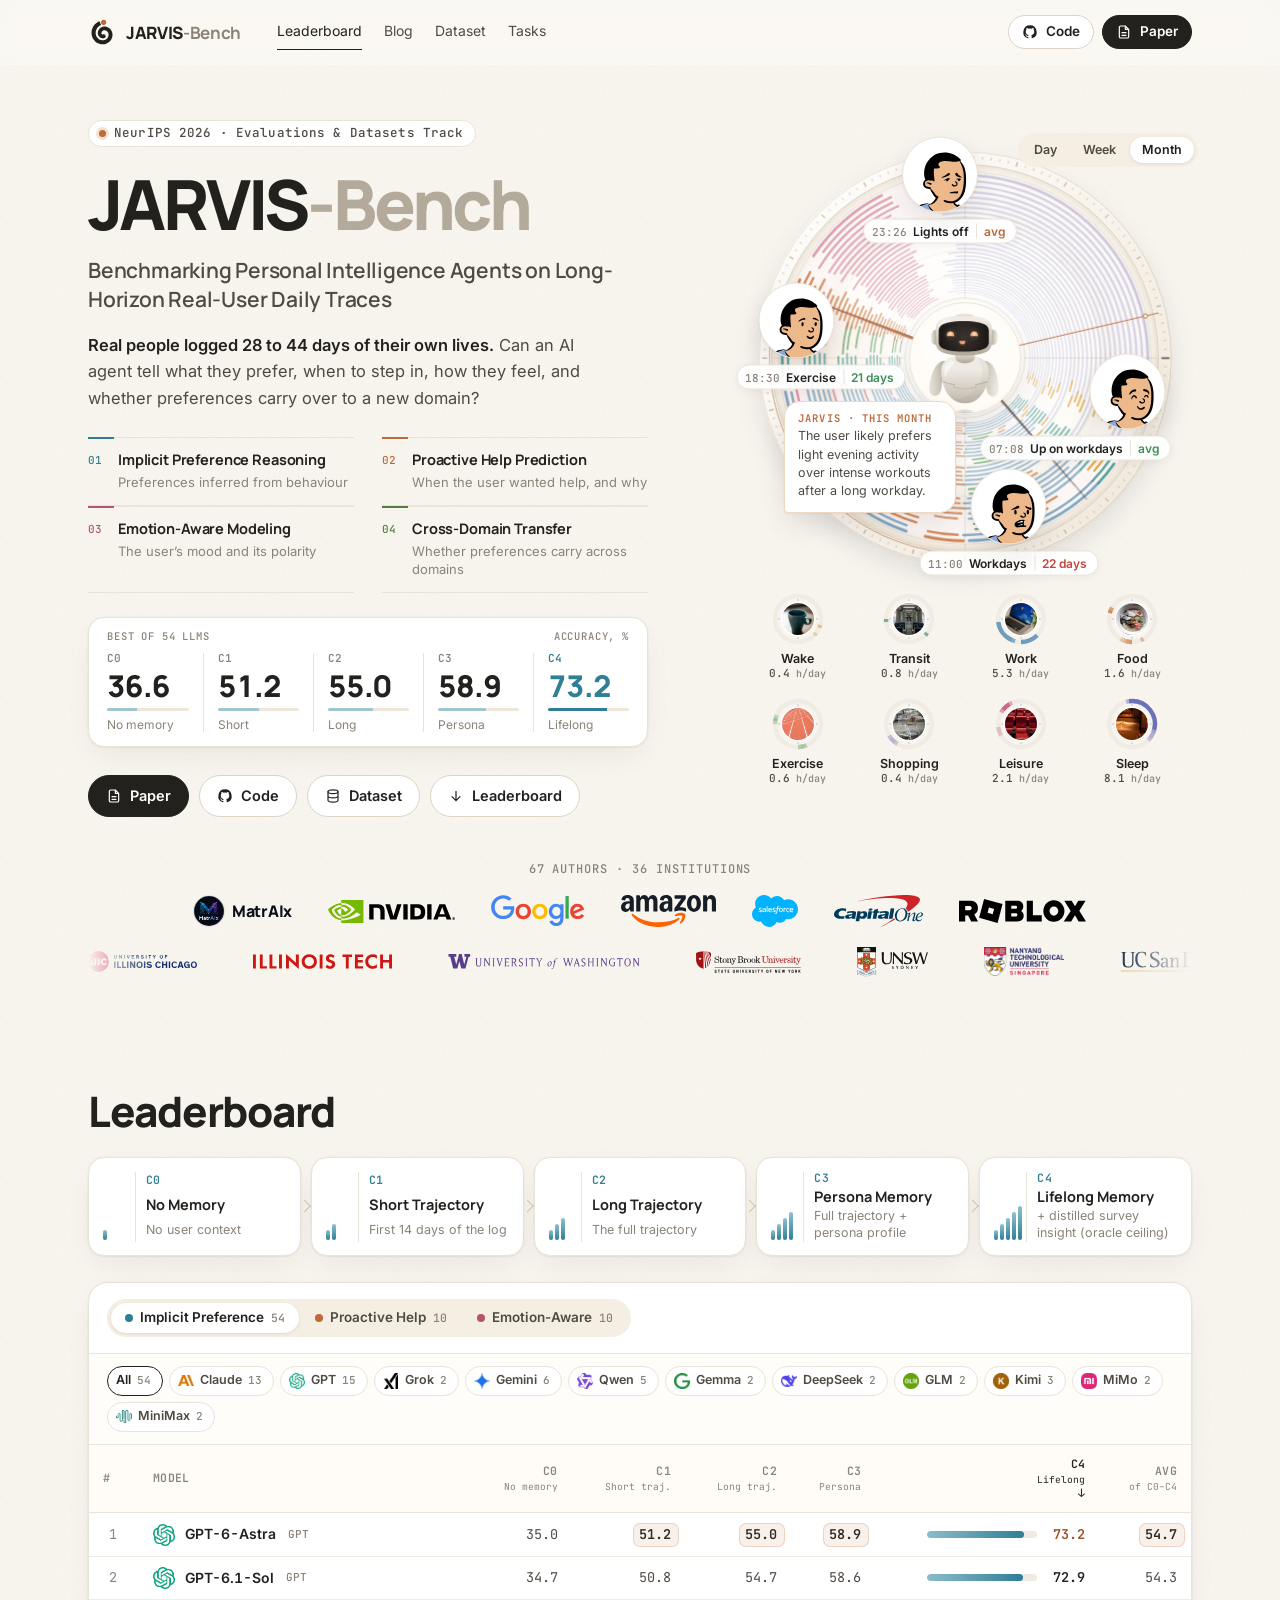
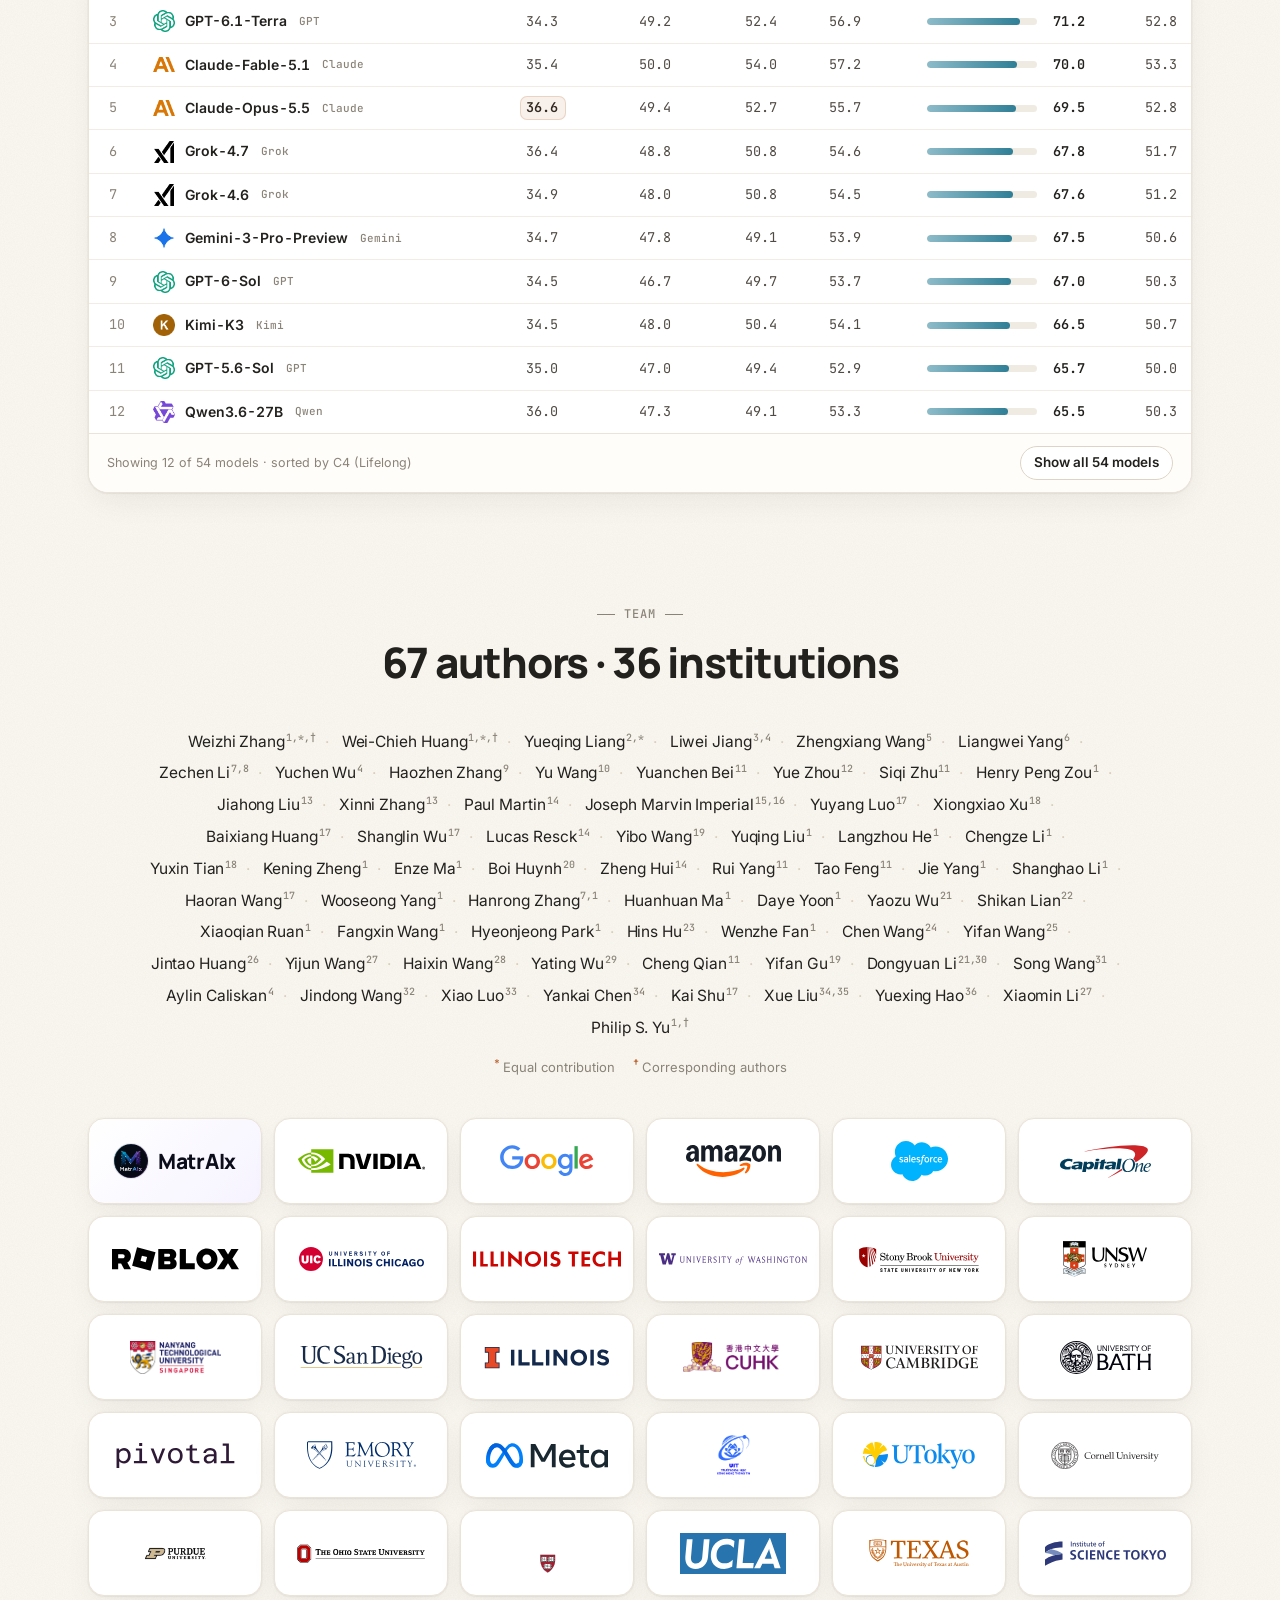
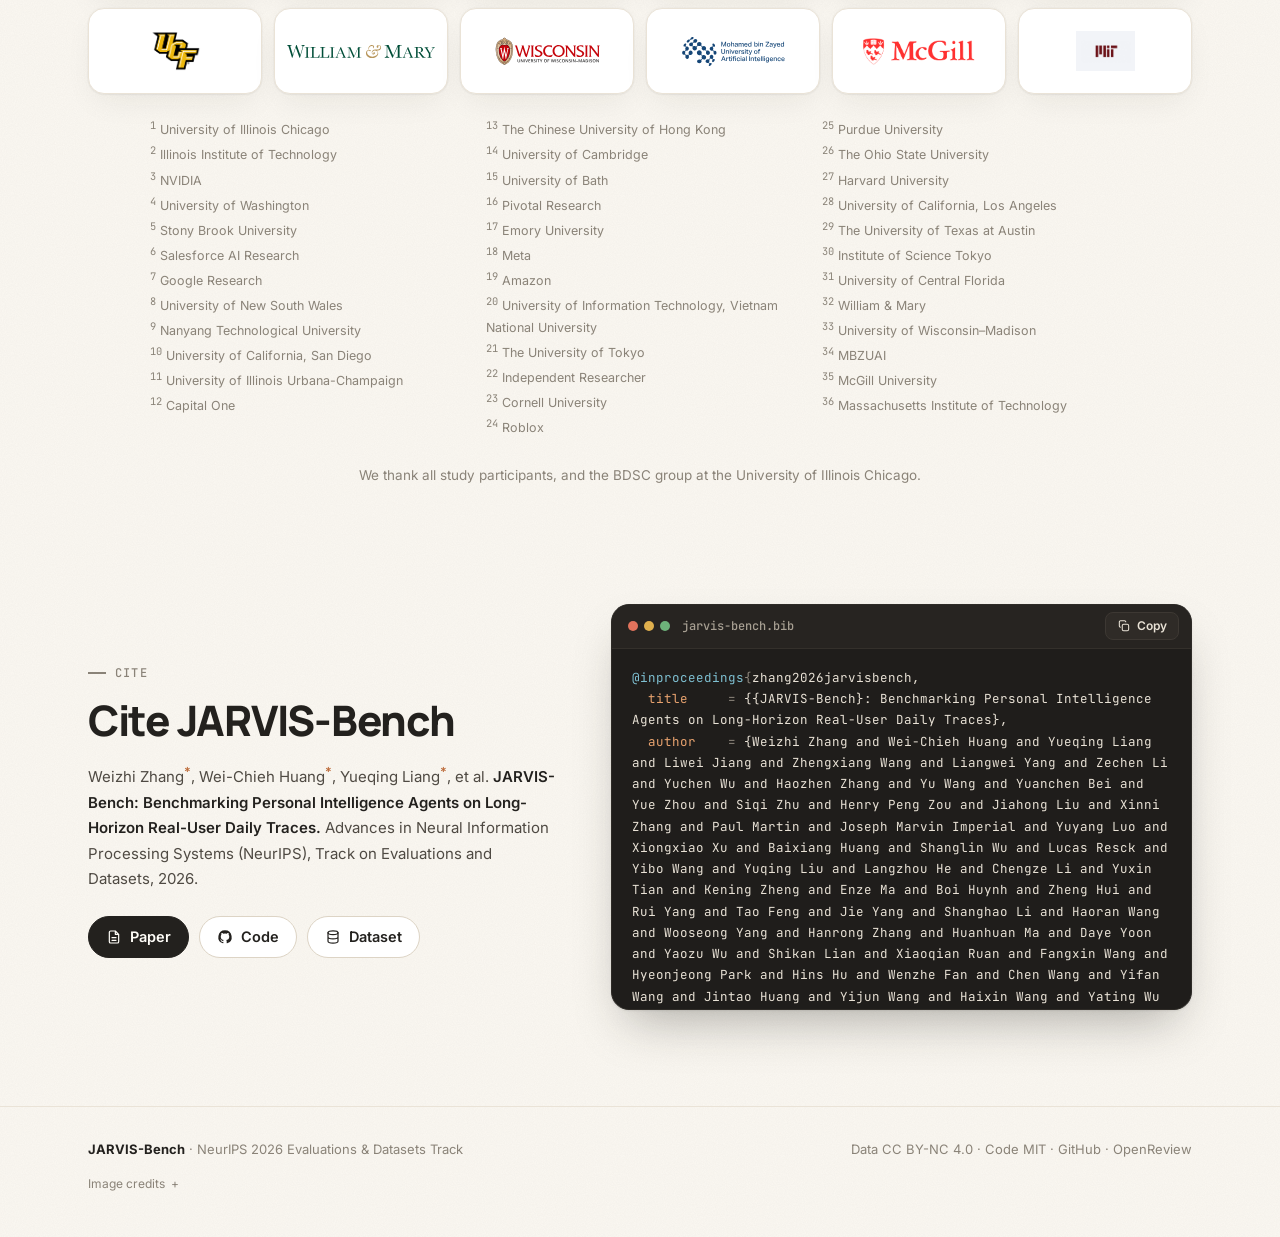
<file: jarvis-bench/index.html>
<!doctype html>
<html lang="en">
<head>
<meta charset="utf-8">
<meta name="viewport" content="width=device-width, initial-scale=1">
<title>JARVIS-Bench · Benchmarking Personal Intelligence Agents on Long-Horizon Real-User Daily Traces</title>
<meta name="description" content="JARVIS-Bench evaluates personal intelligence agents on 28 to 44 days of real users' daily traces: implicit preferences, proactive help, emotion, and cross-domain transfer. NeurIPS 2026 Evaluations & Datasets Track.">
<link rel="icon" href="assets/favicon.svg" type="image/svg+xml">
<link rel="preconnect" href="https://fonts.googleapis.com">
<link rel="preconnect" href="https://fonts.gstatic.com" crossorigin>
<link href="https://fonts.googleapis.com/css2?family=Inter:wght@400;500;600;700&family=JetBrains+Mono:wght@400;500;600&family=Manrope:wght@500;600;700;800&display=swap" rel="stylesheet">
<link rel="stylesheet" href="assets/style.css?v=affiliations-20261111">
<link rel="stylesheet" href="assets/page-home.css">
<link rel="stylesheet" href="assets/agent/robot.css">
</head>
<body class="page-home">

<svg width="0" height="0" style="position:absolute">
  <symbol id="i-paper" viewBox="0 0 24 24"><path fill="none" stroke="currentColor" stroke-width="1.8" stroke-linecap="round" stroke-linejoin="round" d="M14 3H7a2 2 0 0 0-2 2v14a2 2 0 0 0 2 2h10a2 2 0 0 0 2-2V8zM14 3v5h5M9 13h6M9 17h6"/></symbol>
  <symbol id="i-gh" viewBox="0 0 24 24"><path fill="currentColor" d="M12 2a10 10 0 0 0-3.16 19.49c.5.09.68-.22.68-.48v-1.7c-2.78.6-3.37-1.34-3.37-1.34-.45-1.16-1.11-1.47-1.11-1.47-.91-.62.07-.6.07-.6 1 .07 1.53 1.03 1.53 1.03.89 1.53 2.34 1.09 2.91.83.09-.65.35-1.09.63-1.34-2.22-.25-4.55-1.11-4.55-4.94 0-1.09.39-1.98 1.03-2.68-.1-.25-.45-1.27.1-2.64 0 0 .84-.27 2.75 1.02a9.58 9.58 0 0 1 5 0c1.91-1.29 2.75-1.02 2.75-1.02.55 1.37.2 2.39.1 2.64.64.7 1.03 1.59 1.03 2.68 0 3.84-2.34 4.68-4.57 4.93.36.31.68.92.68 1.85v2.74c0 .27.18.58.69.48A10 10 0 0 0 12 2z"/></symbol>
  <symbol id="i-db" viewBox="0 0 24 24"><g fill="none" stroke="currentColor" stroke-width="1.8" stroke-linecap="round"><ellipse cx="12" cy="5.5" rx="7.5" ry="2.8"/><path d="M4.5 5.5v6.5c0 1.55 3.36 2.8 7.5 2.8s7.5-1.25 7.5-2.8V5.5M4.5 12v6.5c0 1.55 3.36 2.8 7.5 2.8s7.5-1.25 7.5-2.8V12"/></g></symbol>
  <symbol id="i-down" viewBox="0 0 24 24"><path fill="none" stroke="currentColor" stroke-width="1.8" stroke-linecap="round" stroke-linejoin="round" d="M12 5v14M6 13l6 6 6-6"/></symbol>
  <symbol id="i-arrow" viewBox="0 0 24 24"><path fill="none" stroke="currentColor" stroke-width="1.8" stroke-linecap="round" stroke-linejoin="round" d="M5 12h14M13 6l6 6-6 6"/></symbol>
  <symbol id="i-copy" viewBox="0 0 24 24"><g fill="none" stroke="currentColor" stroke-width="1.8" stroke-linejoin="round"><rect x="9" y="9" width="11" height="11" rx="2.5"/><path d="M15 5.5V5a2 2 0 0 0-2-2H6a2 2 0 0 0-2 2v7a2 2 0 0 0 2 2h.5"/></g></symbol>
  <symbol id="i-img" viewBox="0 0 24 24"><g fill="none" stroke="currentColor" stroke-width="1.8" stroke-linejoin="round"><rect x="3" y="4" width="18" height="16" rx="3"/><circle cx="9" cy="10" r="1.8"/><path d="M21 16l-5-5-9 9"/></g></symbol>
</svg>

<header class="nav" id="nav">
  <div class="container nav-inner">
    <a class="brand" href="index.html"><img src="assets/mark-sm.svg" alt=""><span>JARVIS<span class="b2">-Bench</span></span></a>
    <nav class="nav-links">
      <a href="index.html#leaderboard" class="active">Leaderboard</a>
      <a href="blog.html">Blog</a>
      <a href="dataset.html">Dataset</a>
      <a href="tasks.html">Tasks</a>
    </nav>
    <div class="nav-cta">
      <a class="btn btn-sm" href="https://github.com/AgentMemoryWorld/JARVIS-Bench"><svg><use href="#i-gh"/></svg>Code</a>
      <a class="btn btn-sm btn-primary" href="https://openreview.net/forum?id=yGQt9wAGkS"><svg><use href="#i-paper"/></svg>Paper</a>
    </div>
  </div>
</header>

<main>

<section class="hero" id="top">
  <div class="container hero-grid">
    <div>
      <span class="pill"><span class="dot"></span>NeurIPS 2026 · Evaluations &amp; Datasets Track</span>
      <h1>JARVIS<span class="light">-Bench</span></h1>
      <p class="subtitle">Benchmarking Personal Intelligence Agents on Long-Horizon Real-User Daily Traces</p>
      <p class="lead"><strong>Real people logged 28 to 44 days of their own lives.</strong> Can an AI agent tell what they prefer, when to step in, how they feel, and whether preferences carry over to a new domain?</p>
      <nav class="hero-tasks" aria-label="The four benchmark tasks">
        <a href="tasks.html#implicit-preference" style="--c:var(--ipr)"><span class="n">01</span><b>Implicit Preference Reasoning</b><span class="d">Preferences inferred from behaviour</span></a>
        <a href="tasks.html#proactive-help" style="--c:var(--pro)"><span class="n">02</span><b>Proactive Help Prediction</b><span class="d">When the user wanted help, and why</span></a>
        <a href="tasks.html#emotion-aware" style="--c:var(--emo)"><span class="n">03</span><b>Emotion-Aware Modeling</b><span class="d">The user&rsquo;s mood and its polarity</span></a>
        <a href="tasks.html#cross-domain" style="--c:var(--cdt)"><span class="n">04</span><b>Cross-Domain Transfer</b><span class="d">Whether preferences carry across domains</span></a>
      </nav>
      <!-- best Implicit Preference accuracy among the 54 models per memory level (assets/data.js, Appendix D); app.js refreshes these from JB_DATA -->
      <div class="hero-ladder" id="hero-ladder" role="group" aria-label="Best accuracy among 54 LLMs at each memory level, in percent">
        <div class="hl-head"><span>Best of 54 LLMs</span><span>accuracy, %</span></div>
        <ol>
          <li data-k="0" style="--v:.366"><span class="c">C0</span><b>36.6</b><i></i><span class="nm">No memory</span></li>
          <li data-k="1" style="--v:.512"><span class="c">C1</span><b>51.2</b><i></i><span class="nm">Short</span></li>
          <li data-k="2" style="--v:.550"><span class="c">C2</span><b>55.0</b><i></i><span class="nm">Long</span></li>
          <li data-k="3" style="--v:.589"><span class="c">C3</span><b>58.9</b><i></i><span class="nm">Persona</span></li>
          <li data-k="4" style="--v:.732" class="top"><span class="c">C4</span><b>73.2</b><i></i><span class="nm">Lifelong</span></li>
        </ol>
      </div>
      <div class="hero-actions">
        <a class="btn btn-primary" href="https://openreview.net/forum?id=yGQt9wAGkS"><svg><use href="#i-paper"/></svg>Paper</a>
        <a class="btn" href="https://github.com/AgentMemoryWorld/JARVIS-Bench"><svg><use href="#i-gh"/></svg>Code</a>
        <a class="btn" href="dataset.html"><svg><use href="#i-db"/></svg>Dataset</a>
        <a class="btn" href="#leaderboard"><svg><use href="#i-down"/></svg>Leaderboard</a>
      </div>
    </div>
    <div class="hero-art hero-art-a">
      <div class="clock-tabs tabs" role="tablist" aria-label="Time scale">
        <button class="tab" role="tab" data-mode="day" aria-selected="false">Day</button>
        <button class="tab" role="tab" data-mode="week" aria-selected="false">Week</button>
        <button class="tab on" role="tab" data-mode="month" aria-selected="true">Month</button>
      </div>
      <div class="clock-wrap" data-mode="month">
        <svg class="clock clock-a" viewBox="0 0 520 520" role="img" data-c="260.0" data-r0="79.0" data-r1="221.0" data-k="0.42" data-days="30" data-dial="234.0" data-mode="month" data-dr="152.0" data-dw="62.0" aria-label="Illustration: a month of one person, one ring per day, arcs are logged activities">
<defs><radialGradient id="a-dial" cx="50%" cy="46%" r="54%"><stop offset="0" stop-color="#FFFFFF"/><stop offset=".6" stop-color="#FEFCF9"/><stop offset="1" stop-color="#EEE6D8"/></radialGradient><linearGradient id="a-bezel" x1="0" y1="0" x2="1" y2="1"><stop offset="0" stop-color="#FFFFFF"/><stop offset=".5" stop-color="#F8F3EB"/><stop offset="1" stop-color="#EDE6D9"/></linearGradient><linearGradient id="a-rim" x1="0" y1="0" x2="1" y2="1"><stop offset="0" stop-color="#F7F2EA"/><stop offset="1" stop-color="#CFC4B1"/></linearGradient><radialGradient id="a-trail" gradientUnits="userSpaceOnUse" cx="260.0" cy="260.0" r="227.0"><stop offset=".34" stop-color="#BC6A39" stop-opacity="0"/><stop offset=".78" stop-color="#BC6A39" stop-opacity=".3"/><stop offset="1" stop-color="#BC6A39" stop-opacity=".45"/></radialGradient><filter id="a-shadow" x="-25%" y="-25%" width="150%" height="150%"><feDropShadow dx="0" dy="1" stdDeviation="1" flood-color="#23211E" flood-opacity=".06"/><feDropShadow dx="0" dy="14" stdDeviation="14" flood-color="#23211E" flood-opacity=".09"/></filter><filter id="a-inset" x="-10%" y="-10%" width="120%" height="120%"><feGaussianBlur stdDeviation="2.6"/></filter><filter id="a-glow" x="-10%" y="-10%" width="120%" height="120%"><feGaussianBlur stdDeviation="4"/></filter><filter id="a-soft" x="-10%" y="-10%" width="120%" height="120%"><feGaussianBlur stdDeviation="1.1"/></filter><filter id="a-hand" x="-40%" y="-40%" width="180%" height="180%"><feDropShadow dx="0" dy="1.2" stdDeviation="1.2" flood-color="#6B3A1C" flood-opacity=".28"/></filter><clipPath id="a-dialclip"><circle cx="260.0" cy="260.0" r="234.0"/></clipPath></defs>
<circle class="case" cx="260.0" cy="260.0" r="250.0" fill="url(#a-bezel)" filter="url(#a-shadow)"/>
<circle cx="260.0" cy="260.0" r="249.5" fill="none" stroke="url(#a-rim)" stroke-width="1"/>
<circle cx="260.0" cy="260.0" r="247.8" fill="none" stroke="#FFFFFF" stroke-opacity=".55" stroke-width=".8"/>
<circle cx="260.0" cy="260.0" r="234.0" fill="url(#a-dial)"/>
<g clip-path="url(#a-dialclip)"><circle cx="260.0" cy="260.0" r="236.5" fill="none" stroke="#23211E" stroke-opacity=".07" stroke-width="5" filter="url(#a-inset)"/></g>
<circle cx="260.0" cy="260.0" r="234.0" fill="none" stroke="#DCD2C2" stroke-width=".9"/>
<circle cx="260.0" cy="260.0" r="248.5" fill="none" stroke="#E2D9CA" stroke-width=".7"/>
<g class="glow" clip-path="url(#a-dialclip)"><circle cx="260.0" cy="260.0" r="201.9" fill="none" stroke="#FFFFFF" stroke-opacity=".95" stroke-width="46.2" filter="url(#a-glow)"/><circle cx="260.0" cy="260.0" r="201.9" fill="none" stroke="#BC6A39" stroke-opacity=".05" stroke-width="52.2" filter="url(#a-glow)"/></g>
<g class="hrs"><g class="trail" filter="url(#a-soft)"><path d="M50.46 344.66A226.0 226.0 0 0 1 48.29 339.10L190.68 285.90A74.0 74.0 0 0 0 191.39 287.72Z" fill="url(#a-trail)" opacity="0.000"/><path d="M48.54 339.76A226.0 226.0 0 0 1 46.51 334.15L190.10 284.28A74.0 74.0 0 0 0 190.76 286.12Z" fill="url(#a-trail)" opacity="0.001"/><path d="M46.74 334.82A226.0 226.0 0 0 1 44.84 329.16L189.55 282.65A74.0 74.0 0 0 0 190.17 284.50Z" fill="url(#a-trail)" opacity="0.001"/><path d="M45.06 329.84A226.0 226.0 0 0 1 43.29 324.14L189.04 281.00A74.0 74.0 0 0 0 189.62 282.87Z" fill="url(#a-trail)" opacity="0.002"/><path d="M43.49 324.82A226.0 226.0 0 0 1 41.86 319.08L188.57 279.34A74.0 74.0 0 0 0 189.11 281.22Z" fill="url(#a-trail)" opacity="0.003"/><path d="M42.04 319.76A226.0 226.0 0 0 1 40.54 313.99L188.14 277.68A74.0 74.0 0 0 0 188.63 279.57Z" fill="url(#a-trail)" opacity="0.004"/><path d="M40.71 314.67A226.0 226.0 0 0 1 39.35 308.86L187.75 276.00A74.0 74.0 0 0 0 188.20 277.90Z" fill="url(#a-trail)" opacity="0.005"/><path d="M39.50 309.56A226.0 226.0 0 0 1 38.27 303.72L187.40 274.31A74.0 74.0 0 0 0 187.80 276.23Z" fill="url(#a-trail)" opacity="0.006"/><path d="M38.41 304.41A226.0 226.0 0 0 1 37.31 298.55L187.08 272.62A74.0 74.0 0 0 0 187.44 274.54Z" fill="url(#a-trail)" opacity="0.007"/><path d="M37.43 299.24A226.0 226.0 0 0 1 36.47 293.35L186.81 270.92A74.0 74.0 0 0 0 187.12 272.85Z" fill="url(#a-trail)" opacity="0.008"/><path d="M36.58 294.05A226.0 226.0 0 0 1 35.76 288.14L186.58 269.21A74.0 74.0 0 0 0 186.84 271.15Z" fill="url(#a-trail)" opacity="0.010"/><path d="M35.85 288.85A226.0 226.0 0 0 1 35.16 282.92L186.38 267.50A74.0 74.0 0 0 0 186.61 269.45Z" fill="url(#a-trail)" opacity="0.011"/><path d="M35.24 283.62A226.0 226.0 0 0 1 34.69 277.68L186.23 265.79A74.0 74.0 0 0 0 186.41 267.74Z" fill="url(#a-trail)" opacity="0.013"/><path d="M34.75 278.39A226.0 226.0 0 0 1 34.34 272.43L186.11 264.07A74.0 74.0 0 0 0 186.25 266.02Z" fill="url(#a-trail)" opacity="0.014"/><path d="M34.38 273.14A226.0 226.0 0 0 1 34.11 267.18L186.04 262.35A74.0 74.0 0 0 0 186.13 264.30Z" fill="url(#a-trail)" opacity="0.016"/><path d="M34.14 267.89A226.0 226.0 0 0 1 34.01 261.92L186.00 260.63A74.0 74.0 0 0 0 186.05 262.58Z" fill="url(#a-trail)" opacity="0.018"/><path d="M34.02 262.63A226.0 226.0 0 0 1 34.02 256.66L186.01 258.91A74.0 74.0 0 0 0 186.01 260.86Z" fill="url(#a-trail)" opacity="0.019"/><path d="M34.02 257.37A226.0 226.0 0 0 1 34.16 251.40L186.05 257.19A74.0 74.0 0 0 0 186.01 259.14Z" fill="url(#a-trail)" opacity="0.021"/><path d="M34.14 252.11A226.0 226.0 0 0 1 34.42 246.15L186.14 255.47A74.0 74.0 0 0 0 186.05 257.42Z" fill="url(#a-trail)" opacity="0.023"/><path d="M34.38 246.86A226.0 226.0 0 0 1 34.81 240.91L186.26 253.75A74.0 74.0 0 0 0 186.13 255.70Z" fill="url(#a-trail)" opacity="0.025"/><path d="M34.75 241.61A226.0 226.0 0 0 1 35.31 235.67L186.43 252.03A74.0 74.0 0 0 0 186.25 253.98Z" fill="url(#a-trail)" opacity="0.027"/><path d="M35.24 236.38A226.0 226.0 0 0 1 35.94 230.45L186.64 250.32A74.0 74.0 0 0 0 186.41 252.26Z" fill="url(#a-trail)" opacity="0.029"/><path d="M35.85 231.15A226.0 226.0 0 0 1 36.69 225.24L186.88 248.62A74.0 74.0 0 0 0 186.61 250.55Z" fill="url(#a-trail)" opacity="0.031"/><path d="M36.58 225.95A226.0 226.0 0 0 1 37.56 220.06L187.16 246.92A74.0 74.0 0 0 0 186.84 248.85Z" fill="url(#a-trail)" opacity="0.034"/><path d="M37.43 220.76A226.0 226.0 0 0 1 38.55 214.89L187.49 245.23A74.0 74.0 0 0 0 187.12 247.15Z" fill="url(#a-trail)" opacity="0.036"/><path d="M38.41 215.59A226.0 226.0 0 0 1 39.66 209.75L187.85 243.55A74.0 74.0 0 0 0 187.44 245.46Z" fill="url(#a-trail)" opacity="0.038"/><path d="M39.50 210.44A226.0 226.0 0 0 1 40.89 204.64L188.25 241.87A74.0 74.0 0 0 0 187.80 243.77Z" fill="url(#a-trail)" opacity="0.041"/><path d="M40.71 205.33A226.0 226.0 0 0 1 42.23 199.55L188.70 240.21A74.0 74.0 0 0 0 188.20 242.10Z" fill="url(#a-trail)" opacity="0.043"/><path d="M42.04 200.24A226.0 226.0 0 0 1 43.70 194.50L189.18 238.55A74.0 74.0 0 0 0 188.63 240.43Z" fill="url(#a-trail)" opacity="0.046"/><path d="M43.49 195.18A226.0 226.0 0 0 1 45.28 189.49L189.69 236.91A74.0 74.0 0 0 0 189.11 238.78Z" fill="url(#a-trail)" opacity="0.048"/><path d="M45.06 190.16A226.0 226.0 0 0 1 46.98 184.51L190.25 235.28A74.0 74.0 0 0 0 189.62 237.13Z" fill="url(#a-trail)" opacity="0.051"/><path d="M46.74 185.18A226.0 226.0 0 0 1 48.79 179.57L190.84 233.67A74.0 74.0 0 0 0 190.17 235.50Z" fill="url(#a-trail)" opacity="0.053"/><path d="M48.54 180.24A226.0 226.0 0 0 1 50.72 174.68L191.48 232.06A74.0 74.0 0 0 0 190.76 233.88Z" fill="url(#a-trail)" opacity="0.056"/><path d="M50.46 175.34A226.0 226.0 0 0 1 52.77 169.83L192.14 230.48A74.0 74.0 0 0 0 191.39 232.28Z" fill="url(#a-trail)" opacity="0.059"/><path d="M52.48 170.49A226.0 226.0 0 0 1 54.92 165.04L192.85 228.91A74.0 74.0 0 0 0 192.05 230.69Z" fill="url(#a-trail)" opacity="0.062"/><path d="M54.62 165.68A226.0 226.0 0 0 1 57.18 160.29L193.59 227.35A74.0 74.0 0 0 0 192.75 229.12Z" fill="url(#a-trail)" opacity="0.064"/><path d="M56.87 160.93A226.0 226.0 0 0 1 59.56 155.60L194.37 225.82A74.0 74.0 0 0 0 193.49 227.56Z" fill="url(#a-trail)" opacity="0.067"/><path d="M59.23 156.23A226.0 226.0 0 0 1 62.04 150.96L195.18 224.30A74.0 74.0 0 0 0 194.26 226.02Z" fill="url(#a-trail)" opacity="0.070"/><path d="M61.70 151.58A226.0 226.0 0 0 1 64.63 146.39L196.03 222.80A74.0 74.0 0 0 0 195.07 224.50Z" fill="url(#a-trail)" opacity="0.073"/><path d="M64.28 147.00A226.0 226.0 0 0 1 67.33 141.87L196.91 221.32A74.0 74.0 0 0 0 195.91 223.00Z" fill="url(#a-trail)" opacity="0.076"/><path d="M66.96 142.48A226.0 226.0 0 0 1 70.13 137.42L197.83 219.86A74.0 74.0 0 0 0 196.79 221.52Z" fill="url(#a-trail)" opacity="0.079"/><path d="M69.75 138.02A226.0 226.0 0 0 1 73.04 133.03L198.78 218.43A74.0 74.0 0 0 0 197.70 220.06Z" fill="url(#a-trail)" opacity="0.082"/><path d="M72.64 133.62A226.0 226.0 0 0 1 76.04 128.72L199.77 217.01A74.0 74.0 0 0 0 198.65 218.62Z" fill="url(#a-trail)" opacity="0.086"/><path d="M75.63 129.30A226.0 226.0 0 0 1 79.15 124.47L200.78 215.62A74.0 74.0 0 0 0 199.63 217.20Z" fill="url(#a-trail)" opacity="0.089"/><path d="M78.72 125.04A226.0 226.0 0 0 1 82.35 120.30L201.83 214.26A74.0 74.0 0 0 0 200.64 215.81Z" fill="url(#a-trail)" opacity="0.092"/><path d="M81.91 120.86A226.0 226.0 0 0 1 85.65 116.21L202.91 212.92A74.0 74.0 0 0 0 201.69 214.44Z" fill="url(#a-trail)" opacity="0.095"/><path d="M85.20 116.75A226.0 226.0 0 0 1 89.04 112.19L204.02 211.60A74.0 74.0 0 0 0 202.76 213.10Z" fill="url(#a-trail)" opacity="0.099"/><path d="M88.58 112.73A226.0 226.0 0 0 1 92.53 108.25L205.16 210.31A74.0 74.0 0 0 0 203.87 211.78Z" fill="url(#a-trail)" opacity="0.102"/><path d="M92.05 108.78A226.0 226.0 0 0 1 96.10 104.39L206.33 209.05A74.0 74.0 0 0 0 205.01 210.48Z" fill="url(#a-trail)" opacity="0.106"/><path d="M95.61 104.91A226.0 226.0 0 0 1 99.77 100.62L207.53 207.81A74.0 74.0 0 0 0 206.17 209.22Z" fill="url(#a-trail)" opacity="0.109"/><path d="M99.27 101.13A226.0 226.0 0 0 1 103.52 96.94L208.76 206.61A74.0 74.0 0 0 0 207.37 207.98Z" fill="url(#a-trail)" opacity="0.113"/><path d="M103.01 97.43A226.0 226.0 0 0 1 107.36 93.34L210.02 205.43A74.0 74.0 0 0 0 208.60 206.77Z" fill="url(#a-trail)" opacity="0.116"/><path d="M106.83 93.82A226.0 226.0 0 0 1 111.27 89.83L211.30 204.28A74.0 74.0 0 0 0 209.85 205.59Z" fill="url(#a-trail)" opacity="0.120"/><path d="M110.74 90.30A226.0 226.0 0 0 1 115.27 86.42L212.61 203.16A74.0 74.0 0 0 0 211.13 204.43Z" fill="url(#a-trail)" opacity="0.123"/><path d="M114.73 86.87A226.0 226.0 0 0 1 119.35 83.10L213.95 202.08A74.0 74.0 0 0 0 212.43 203.31Z" fill="url(#a-trail)" opacity="0.127"/><path d="M118.80 83.54A226.0 226.0 0 0 1 123.51 79.87L215.31 201.02A74.0 74.0 0 0 0 213.77 202.22Z" fill="url(#a-trail)" opacity="0.131"/><path d="M122.94 80.30A226.0 226.0 0 0 1 127.74 76.75L216.69 200.00A74.0 74.0 0 0 0 215.12 201.16Z" fill="url(#a-trail)" opacity="0.134"/><path d="M127.16 77.16A226.0 226.0 0 0 1 132.04 73.72L218.10 199.00A74.0 74.0 0 0 0 216.50 200.13Z" fill="url(#a-trail)" opacity="0.138"/><path d="M131.45 74.12A226.0 226.0 0 0 1 136.40 70.79L219.53 198.05A74.0 74.0 0 0 0 217.91 199.14Z" fill="url(#a-trail)" opacity="0.142"/><path d="M135.81 71.18A226.0 226.0 0 0 1 140.84 67.97L220.98 197.12A74.0 74.0 0 0 0 219.34 198.17Z" fill="url(#a-trail)" opacity="0.146"/><path d="M140.24 68.34A226.0 226.0 0 0 1 145.34 65.25L222.46 196.23A74.0 74.0 0 0 0 220.79 197.24Z" fill="url(#a-trail)" opacity="0.150"/><path d="M144.73 65.61A226.0 226.0 0 0 1 149.90 62.63L223.95 195.37A74.0 74.0 0 0 0 222.26 196.35Z" fill="url(#a-trail)" opacity="0.154"/><path d="M149.28 62.98A226.0 226.0 0 0 1 154.53 60.12L225.46 194.55A74.0 74.0 0 0 0 223.75 195.49Z" fill="url(#a-trail)" opacity="0.158"/><path d="M153.90 60.45A226.0 226.0 0 0 1 159.21 57.72L227.00 193.77A74.0 74.0 0 0 0 225.26 194.66Z" fill="url(#a-trail)" opacity="0.162"/><path d="M158.57 58.04A226.0 226.0 0 0 1 163.94 55.43L228.55 193.02A74.0 74.0 0 0 0 226.79 193.87Z" fill="url(#a-trail)" opacity="0.166"/><path d="M163.30 55.73A226.0 226.0 0 0 1 168.73 53.25L230.11 192.30A74.0 74.0 0 0 0 228.34 193.12Z" fill="url(#a-trail)" opacity="0.170"/><path d="M168.08 53.54A226.0 226.0 0 0 1 173.56 51.18L231.70 191.63A74.0 74.0 0 0 0 229.90 192.40Z" fill="url(#a-trail)" opacity="0.174"/><path d="M172.91 51.46A226.0 226.0 0 0 1 178.44 49.23L233.30 190.99A74.0 74.0 0 0 0 231.48 191.72Z" fill="url(#a-trail)" opacity="0.178"/><path d="M177.78 49.49A226.0 226.0 0 0 1 183.37 47.39L234.91 190.38A74.0 74.0 0 0 0 233.08 191.07Z" fill="url(#a-trail)" opacity="0.182"/><path d="M182.70 47.63A226.0 226.0 0 0 1 188.34 45.66L236.54 189.82A74.0 74.0 0 0 0 234.69 190.46Z" fill="url(#a-trail)" opacity="0.187"/><path d="M187.67 45.89A226.0 226.0 0 0 1 193.35 44.05L238.18 189.29A74.0 74.0 0 0 0 236.32 189.89Z" fill="url(#a-trail)" opacity="0.191"/><path d="M192.67 44.26A226.0 226.0 0 0 1 198.39 42.56L239.83 188.80A74.0 74.0 0 0 0 237.95 189.36Z" fill="url(#a-trail)" opacity="0.195"/><path d="M197.71 42.75A226.0 226.0 0 0 1 203.47 41.19L241.49 188.35A74.0 74.0 0 0 0 239.60 188.87Z" fill="url(#a-trail)" opacity="0.200"/><path d="M202.78 41.36A226.0 226.0 0 0 1 208.57 39.93L243.16 187.94A74.0 74.0 0 0 0 241.26 188.41Z" fill="url(#a-trail)" opacity="0.204"/><path d="M207.88 40.09A226.0 226.0 0 0 1 213.71 38.79L244.84 187.57A74.0 74.0 0 0 0 242.93 187.99Z" fill="url(#a-trail)" opacity="0.209"/><path d="M213.01 38.94A226.0 226.0 0 0 1 218.87 37.77L246.53 187.24A74.0 74.0 0 0 0 244.61 187.62Z" fill="url(#a-trail)" opacity="0.213"/><path d="M218.17 37.91A226.0 226.0 0 0 1 224.05 36.88L248.23 186.94A74.0 74.0 0 0 0 246.30 187.28Z" fill="url(#a-trail)" opacity="0.218"/><path d="M223.35 36.99A226.0 226.0 0 0 1 229.25 36.10L249.93 186.69A74.0 74.0 0 0 0 248.00 186.98Z" fill="url(#a-trail)" opacity="0.222"/><path d="M228.55 36.20A226.0 226.0 0 0 1 234.47 35.45L251.64 186.47A74.0 74.0 0 0 0 249.70 186.72Z" fill="url(#a-trail)" opacity="0.227"/><path d="M233.76 35.53A226.0 226.0 0 0 1 239.70 34.91L253.35 186.30A74.0 74.0 0 0 0 251.41 186.50Z" fill="url(#a-trail)" opacity="0.231"/><path d="M238.99 34.98A226.0 226.0 0 0 1 244.94 34.50L255.07 186.16A74.0 74.0 0 0 0 253.12 186.32Z" fill="url(#a-trail)" opacity="0.236"/><path d="M244.24 34.55A226.0 226.0 0 0 1 250.19 34.21L256.79 186.07A74.0 74.0 0 0 0 254.84 186.18Z" fill="url(#a-trail)" opacity="0.241"/><path d="M249.49 34.24A226.0 226.0 0 0 1 255.45 34.05L258.51 186.01A74.0 74.0 0 0 0 256.56 186.08Z" fill="url(#a-trail)" opacity="0.245"/><path d="M254.74 34.06A226.0 226.0 0 0 1 260.00 34.00L260.00 186.00A74.0 74.0 0 0 0 258.28 186.02Z" fill="url(#a-trail)" opacity="0.250"/></g></g>
<circle cx="260.0" cy="260.0" r="72.5" fill="none" stroke="#E3DACB" stroke-width=".8"/>
<circle class="wk" cx="260.0" cy="260.0" r="100.5" fill="none" stroke="#B9AB94" stroke-opacity=".28" stroke-width=".6"/>
<circle class="wk" cx="260.0" cy="260.0" r="130.3" fill="none" stroke="#B9AB94" stroke-opacity=".28" stroke-width=".6"/>
<circle class="wk" cx="260.0" cy="260.0" r="167.0" fill="none" stroke="#B9AB94" stroke-opacity=".28" stroke-width=".6"/>
<line x1="260.00" y1="187.50" x2="260.00" y2="27.00" stroke="#B9AB94" stroke-width="0.8" stroke-opacity="0.42"/>
<line x1="311.27" y1="208.73" x2="424.76" y2="95.24" stroke="#B9AB94" stroke-width="0.6" stroke-opacity="0.20"/>
<line x1="332.50" y1="260.00" x2="493.00" y2="260.00" stroke="#B9AB94" stroke-width="0.8" stroke-opacity="0.42"/>
<line x1="311.27" y1="311.27" x2="424.76" y2="424.76" stroke="#B9AB94" stroke-width="0.6" stroke-opacity="0.20"/>
<line x1="260.00" y1="332.50" x2="260.00" y2="493.00" stroke="#B9AB94" stroke-width="0.8" stroke-opacity="0.42"/>
<line x1="208.73" y1="311.27" x2="95.24" y2="424.76" stroke="#B9AB94" stroke-width="0.6" stroke-opacity="0.20"/>
<line x1="187.50" y1="260.00" x2="27.00" y2="260.00" stroke="#B9AB94" stroke-width="0.8" stroke-opacity="0.42"/>
<line x1="208.73" y1="208.73" x2="95.24" y2="95.24" stroke="#B9AB94" stroke-width="0.6" stroke-opacity="0.20"/>
<g class="layer layer-all">
<g class="day" data-day="0" style="--d:0" fill="none" stroke-width="1.30" stroke-linecap="round"><path d="M250.2 181.6A79.0 79.0 0 0 1 336.9 278.0" stroke="#6C70B8" stroke-opacity="0.14" data-k="sleep" data-a="23.527" data-b="6.877"/><path d="M336.9 278.0A79.0 79.0 0 0 1 335.0 284.9" stroke="#E0A43A" stroke-opacity="0.52" data-k="wake" data-a="6.877" data-b="7.227"/><path d="M325.3 304.4A79.0 79.0 0 0 1 317.0 314.7" stroke="#4E9E96" stroke-opacity="0.50" data-k="transit" data-a="8.280" data-b="8.919"/><path d="M317.6 314.1A79.0 79.0 0 0 1 259.5 339.0" stroke="#4A86B0" stroke-opacity="0.35" data-k="work" data-a="8.879" data-b="12.023"/><path d="M259.3 339.0A79.0 79.0 0 0 1 242.1 336.9" stroke="#D0804D" stroke-opacity="0.50" data-k="food" data-a="12.034" data-b="12.874"/><path d="M237.5 335.7A79.0 79.0 0 0 1 181.8 271.4" stroke="#4A86B0" stroke-opacity="0.35" data-k="work" data-a="13.101" data-b="17.449"/><path d="M181.4 268.3A79.0 79.0 0 0 1 181.0 259.1" stroke="#4E9E96" stroke-opacity="0.50" data-k="transit" data-a="17.600" data-b="18.041"/><path d="M181.3 253.0A79.0 79.0 0 0 1 183.5 240.4" stroke="#5E9E68" stroke-opacity="0.50" data-k="exercise" data-a="18.337" data-b="18.955"/><path d="M183.2 241.3A79.0 79.0 0 0 1 189.0 225.4" stroke="#D0804D" stroke-opacity="0.50" data-k="food" data-a="18.911" data-b="19.730"/><path d="M197.1 212.2A79.0 79.0 0 0 1 227.6 188.0" stroke="#C9688A" stroke-opacity="0.35" data-k="leisure" data-a="20.481" data-b="22.386"/></g>
<g class="day" data-day="1" style="--d:1" fill="none" stroke-width="1.36" stroke-linecap="round"><path d="M240.8 180.4A81.9 81.9 0 0 1 338.6 283.1" stroke="#6C70B8" stroke-opacity="0.15" data-k="sleep" data-a="23.097" data-b="7.091"/><path d="M338.6 283.1A81.9 81.9 0 0 1 336.1 290.2" stroke="#E0A43A" stroke-opacity="0.53" data-k="wake" data-a="7.091" data-b="7.441"/><path d="M326.7 307.5A81.9 81.9 0 0 1 318.8 317.0" stroke="#4E9E96" stroke-opacity="0.50" data-k="transit" data-a="8.363" data-b="8.941"/><path d="M318.0 317.8A81.9 81.9 0 0 1 258.6 341.9" stroke="#4A86B0" stroke-opacity="0.36" data-k="work" data-a="8.994" data-b="12.067"/><path d="M258.4 341.9A81.9 81.9 0 0 1 243.0 340.1" stroke="#D0804D" stroke-opacity="0.50" data-k="food" data-a="12.076" data-b="12.800"/><path d="M234.4 337.8A81.9 81.9 0 0 1 178.7 269.7" stroke="#4A86B0" stroke-opacity="0.36" data-k="work" data-a="13.214" data-b="17.544"/><path d="M178.9 271.6A81.9 81.9 0 0 1 178.1 257.1" stroke="#4E9E96" stroke-opacity="0.50" data-k="transit" data-a="17.459" data-b="18.136"/><path d="M181.5 236.6A81.9 81.9 0 0 1 187.7 221.4" stroke="#D0804D" stroke-opacity="0.50" data-k="food" data-a="19.107" data-b="19.873"/><path d="M194.5 210.8A81.9 81.9 0 0 1 222.5 187.2" stroke="#C9688A" stroke-opacity="0.35" data-k="leisure" data-a="20.459" data-b="22.185"/></g>
<g class="day" data-day="2" style="--d:2" fill="none" stroke-width="1.41" stroke-linecap="round"><path d="M245.9 176.2A85.0 85.0 0 0 1 343.0 278.4" stroke="#6C70B8" stroke-opacity="0.15" data-k="sleep" data-a="23.363" data-b="6.832"/><path d="M343.0 278.4A85.0 85.0 0 0 1 340.9 285.9" stroke="#E0A43A" stroke-opacity="0.54" data-k="wake" data-a="6.832" data-b="7.182"/><path d="M329.1 309.5A85.0 85.0 0 0 1 321.4 318.8" stroke="#4E9E96" stroke-opacity="0.51" data-k="transit" data-a="8.375" data-b="8.916"/><path d="M321.8 318.3A85.0 85.0 0 0 1 261.2 345.0" stroke="#4A86B0" stroke-opacity="0.36" data-k="work" data-a="8.888" data-b="11.946"/><path d="M256.2 344.9A85.0 85.0 0 0 1 244.4 343.5" stroke="#D0804D" stroke-opacity="0.51" data-k="food" data-a="12.170" data-b="12.706"/><path d="M233.0 340.6A85.0 85.0 0 0 1 175.8 271.3" stroke="#4A86B0" stroke-opacity="0.36" data-k="work" data-a="13.233" data-b="17.491"/><path d="M175.4 267.8A85.0 85.0 0 0 1 175.0 260.9" stroke="#4E9E96" stroke-opacity="0.51" data-k="transit" data-a="17.647" data-b="17.961"/><path d="M175.3 253.0A85.0 85.0 0 0 1 177.7 238.9" stroke="#5E9E68" stroke-opacity="0.51" data-k="exercise" data-a="18.317" data-b="18.961"/><path d="M177.5 239.6A85.0 85.0 0 0 1 184.0 222.0" stroke="#D0804D" stroke-opacity="0.51" data-k="food" data-a="18.928" data-b="19.770"/><path d="M191.3 210.0A85.0 85.0 0 0 1 217.0 186.7" stroke="#C9688A" stroke-opacity="0.35" data-k="leisure" data-a="20.401" data-b="21.971"/></g>
<g class="day" data-day="3" style="--d:3" fill="none" stroke-width="1.47" stroke-linecap="round"><path d="M249.3 172.5A88.2 88.2 0 0 1 344.7 284.3" stroke="#6C70B8" stroke-opacity="0.15" data-k="sleep" data-a="23.534" data-b="7.067"/><path d="M344.7 284.3A88.2 88.2 0 0 1 342.2 292.0" stroke="#E0A43A" stroke-opacity="0.55" data-k="wake" data-a="7.067" data-b="7.417"/><path d="M331.9 310.9A88.2 88.2 0 0 1 324.2 320.4" stroke="#4E9E96" stroke-opacity="0.52" data-k="transit" data-a="8.354" data-b="8.885"/><path d="M320.2 324.4A88.2 88.2 0 0 1 260.8 348.2" stroke="#4A86B0" stroke-opacity="0.37" data-k="work" data-a="9.129" data-b="11.966"/><path d="M256.9 348.1A88.2 88.2 0 0 1 240.2 345.9" stroke="#D0804D" stroke-opacity="0.52" data-k="food" data-a="12.136" data-b="12.863"/><path d="M233.4 344.1A88.2 88.2 0 0 1 172.8 272.8" stroke="#4A86B0" stroke-opacity="0.37" data-k="work" data-a="13.170" data-b="17.442"/><path d="M172.7 272.3A88.2 88.2 0 0 1 171.9 257.3" stroke="#4E9E96" stroke-opacity="0.52" data-k="transit" data-a="17.467" data-b="18.117"/><path d="M172.1 253.4A88.2 88.2 0 0 1 175.6 234.7" stroke="#5E9E68" stroke-opacity="0.52" data-k="exercise" data-a="18.286" data-b="19.112"/><path d="M174.4 238.8A88.2 88.2 0 0 1 181.2 220.4" stroke="#D0804D" stroke-opacity="0.52" data-k="food" data-a="18.929" data-b="19.780"/><path d="M189.6 207.0A88.2 88.2 0 0 1 216.4 183.4" stroke="#C9688A" stroke-opacity="0.35" data-k="leisure" data-a="20.464" data-b="22.022"/></g>
<g class="day" data-day="4" style="--d:4" fill="none" stroke-width="1.53" stroke-linecap="round"><path d="M245.1 169.7A91.5 91.5 0 0 1 347.4 287.1" stroke="#6C70B8" stroke-opacity="0.15" data-k="sleep" data-a="23.377" data-b="7.149"/><path d="M347.4 287.1A91.5 91.5 0 0 1 344.5 295.0" stroke="#E0A43A" stroke-opacity="0.56" data-k="wake" data-a="7.149" data-b="7.499"/><path d="M335.7 311.3A91.5 91.5 0 0 1 325.5 323.8" stroke="#4E9E96" stroke-opacity="0.53" data-k="transit" data-a="8.275" data-b="8.950"/><path d="M327.0 322.4A91.5 91.5 0 0 1 258.1 351.5" stroke="#4A86B0" stroke-opacity="0.38" data-k="work" data-a="8.864" data-b="12.080"/><path d="M259.3 351.5A91.5 91.5 0 0 1 241.7 349.6" stroke="#D0804D" stroke-opacity="0.53" data-k="food" data-a="12.028" data-b="12.768"/><path d="M235.1 348.0A91.5 91.5 0 0 1 169.8 275.1" stroke="#4A86B0" stroke-opacity="0.38" data-k="work" data-a="13.053" data-b="17.367"/><path d="M169.0 269.2A91.5 91.5 0 0 1 168.5 258.8" stroke="#4E9E96" stroke-opacity="0.53" data-k="transit" data-a="17.617" data-b="18.049"/><path d="M172.9 232.0A91.5 91.5 0 0 1 178.1 219.3" stroke="#D0804D" stroke-opacity="0.53" data-k="food" data-a="19.188" data-b="19.760"/><path d="M182.6 211.3A91.5 91.5 0 0 1 221.3 177.1" stroke="#C9688A" stroke-opacity="0.35" data-k="leisure" data-a="20.146" data-b="22.334"/></g>
<g class="day" data-day="5" style="--d:5" fill="none" stroke-width="1.58" stroke-linecap="round"><path d="M245.1 166.2A95.0 95.0 0 0 1 336.1 316.8" stroke="#6C70B8" stroke-opacity="0.16" data-k="sleep" data-a="23.399" data-b="8.447"/><path d="M336.1 316.8A95.0 95.0 0 0 1 330.6 323.5" stroke="#E0A43A" stroke-opacity="0.57" data-k="wake" data-a="8.447" data-b="8.797"/><path d="M308.8 341.5A95.0 95.0 0 0 1 300.8 345.8" stroke="#D0804D" stroke-opacity="0.54" data-k="food" data-a="9.938" data-b="10.305"/><path d="M292.8 349.1A95.0 95.0 0 0 1 264.0 354.9" stroke="#5E9E68" stroke-opacity="0.54" data-k="exercise" data-a="10.651" data-b="11.840"/><path d="M234.0 351.4A95.0 95.0 0 0 1 224.5 348.1" stroke="#D0804D" stroke-opacity="0.54" data-k="food" data-a="13.058" data-b="13.463"/><path d="M204.2 336.8A95.0 95.0 0 0 1 179.3 310.1" stroke="#8E76BE" stroke-opacity="0.51" data-k="shopping" data-a="14.400" data-b="15.879"/><path d="M169.9 230.1A95.0 95.0 0 0 1 175.5 216.6" stroke="#D0804D" stroke-opacity="0.54" data-k="food" data-a="19.224" data-b="19.814"/><path d="M180.5 208.1A95.0 95.0 0 0 1 214.3 176.8" stroke="#C9688A" stroke-opacity="0.35" data-k="leisure" data-a="20.211" data-b="22.081"/></g>
<g class="day" data-day="6" style="--d:6" fill="none" stroke-width="1.64" stroke-linecap="round"><path d="M243.0 162.9A98.6 98.6 0 0 1 334.8 324.2" stroke="#6C70B8" stroke-opacity="0.16" data-k="sleep" data-a="23.338" data-b="8.710"/><path d="M334.8 324.2A98.6 98.6 0 0 1 328.6 330.8" stroke="#E0A43A" stroke-opacity="0.59" data-k="wake" data-a="8.710" data-b="9.060"/><path d="M307.4 346.4A98.6 98.6 0 0 1 300.5 349.9" stroke="#D0804D" stroke-opacity="0.56" data-k="food" data-a="10.084" data-b="10.384"/><path d="M288.2 354.5A98.6 98.6 0 0 1 269.4 358.1" stroke="#5E9E68" stroke-opacity="0.56" data-k="exercise" data-a="10.893" data-b="11.636"/><path d="M241.7 356.9A98.6 98.6 0 0 1 219.9 350.1" stroke="#D0804D" stroke-opacity="0.56" data-k="food" data-a="12.714" data-b="13.601"/><path d="M205.1 341.9A98.6 98.6 0 0 1 173.7 307.7" stroke="#8E76BE" stroke-opacity="0.53" data-k="shopping" data-a="14.256" data-b="16.069"/><path d="M171.8 304.2A98.6 98.6 0 0 1 161.6 266.5" stroke="#C9688A" stroke-opacity="0.43" data-k="leisure" data-a="16.226" data-b="17.746"/><path d="M165.8 230.8A98.6 98.6 0 0 1 172.0 215.6" stroke="#D0804D" stroke-opacity="0.56" data-k="food" data-a="19.149" data-b="19.784"/><path d="M178.9 204.0A98.6 98.6 0 0 1 215.8 171.9" stroke="#C9688A" stroke-opacity="0.35" data-k="leisure" data-a="20.308" data-b="22.222"/></g>
<g class="day" data-day="7" style="--d:7" fill="none" stroke-width="1.70" stroke-linecap="round"><path d="M235.1 160.7A102.4 102.4 0 0 1 356.5 294.2" stroke="#6C70B8" stroke-opacity="0.16" data-k="sleep" data-a="23.061" data-b="7.303"/><path d="M356.5 294.2A102.4 102.4 0 0 1 352.9 302.9" stroke="#E0A43A" stroke-opacity="0.60" data-k="wake" data-a="7.303" data-b="7.653"/><path d="M344.4 317.9A102.4 102.4 0 0 1 334.7 330.0" stroke="#4E9E96" stroke-opacity="0.57" data-k="transit" data-a="8.296" data-b="8.875"/><path d="M329.6 335.0A102.4 102.4 0 0 1 259.8 362.4" stroke="#4A86B0" stroke-opacity="0.40" data-k="work" data-a="9.144" data-b="12.006"/><path d="M255.9 362.3A102.4 102.4 0 0 1 237.5 359.9" stroke="#D0804D" stroke-opacity="0.57" data-k="food" data-a="12.154" data-b="12.845"/><path d="M231.2 358.2A102.4 102.4 0 0 1 159.2 277.9" stroke="#4A86B0" stroke-opacity="0.40" data-k="work" data-a="13.091" data-b="17.330"/><path d="M158.1 269.4A102.4 102.4 0 0 1 157.6 260.0" stroke="#4E9E96" stroke-opacity="0.57" data-k="transit" data-a="17.647" data-b="17.999"/><path d="M157.8 254.6A102.4 102.4 0 0 1 162.4 229.3" stroke="#5E9E68" stroke-opacity="0.57" data-k="exercise" data-a="18.200" data-b="19.164"/><path d="M162.3 229.5A102.4 102.4 0 0 1 169.3 212.5" stroke="#D0804D" stroke-opacity="0.57" data-k="food" data-a="19.156" data-b="19.842"/><path d="M177.9 198.9A102.4 102.4 0 0 1 214.7 168.2" stroke="#C9688A" stroke-opacity="0.35" data-k="leisure" data-a="20.443" data-b="22.247"/></g>
<g class="day" data-day="8" style="--d:8" fill="none" stroke-width="1.76" stroke-linecap="round"><path d="M240.2 155.6A106.3 106.3 0 0 1 363.2 285.3" stroke="#6C70B8" stroke-opacity="0.17" data-k="sleep" data-a="23.283" data-b="6.918"/><path d="M363.2 285.3A106.3 106.3 0 0 1 360.5 294.6" stroke="#E0A43A" stroke-opacity="0.61" data-k="wake" data-a="6.918" data-b="7.268"/><path d="M347.2 320.8A106.3 106.3 0 0 1 338.0 332.1" stroke="#4E9E96" stroke-opacity="0.58" data-k="transit" data-a="8.327" data-b="8.851"/><path d="M336.6 333.6A106.3 106.3 0 0 1 261.8 366.2" stroke="#4A86B0" stroke-opacity="0.41" data-k="work" data-a="8.923" data-b="11.936"/><path d="M258.2 366.2A106.3 106.3 0 0 1 239.1 364.2" stroke="#D0804D" stroke-opacity="0.58" data-k="food" data-a="12.064" data-b="12.755"/><path d="M227.2 361.1A106.3 106.3 0 0 1 154.6 273.3" stroke="#4A86B0" stroke-opacity="0.41" data-k="work" data-a="13.198" data-b="17.522"/><path d="M154.6 273.6A106.3 106.3 0 0 1 153.8 256.9" stroke="#4E9E96" stroke-opacity="0.58" data-k="transit" data-a="17.509" data-b="18.113"/><path d="M156.9 234.2A106.3 106.3 0 0 1 164.4 213.6" stroke="#D0804D" stroke-opacity="0.58" data-k="food" data-a="18.937" data-b="19.726"/><path d="M171.2 201.6A106.3 106.3 0 0 1 212.8 164.8" stroke="#C9688A" stroke-opacity="0.36" data-k="leisure" data-a="20.223" data-b="22.242"/></g>
<g class="day" data-day="9" style="--d:9" fill="none" stroke-width="1.81" stroke-linecap="round"><path d="M247.5 150.4A110.3 110.3 0 0 1 364.6 295.0" stroke="#6C70B8" stroke-opacity="0.17" data-k="sleep" data-a="23.567" data-b="7.235"/><path d="M364.6 295.0A110.3 110.3 0 0 1 360.9 304.5" stroke="#E0A43A" stroke-opacity="0.63" data-k="wake" data-a="7.235" data-b="7.585"/><path d="M350.2 323.4A110.3 110.3 0 0 1 341.4 334.5" stroke="#4E9E96" stroke-opacity="0.59" data-k="transit" data-a="8.340" data-b="8.831"/><path d="M340.6 335.3A110.3 110.3 0 0 1 260.5 370.3" stroke="#4A86B0" stroke-opacity="0.42" data-k="work" data-a="8.872" data-b="11.981"/><path d="M256.3 370.2A110.3 110.3 0 0 1 237.0 367.9" stroke="#D0804D" stroke-opacity="0.59" data-k="food" data-a="12.128" data-b="12.802"/><path d="M227.0 365.3A110.3 110.3 0 0 1 150.7 275.1" stroke="#4A86B0" stroke-opacity="0.42" data-k="work" data-a="13.159" data-b="17.477"/><path d="M150.2 271.0A110.3 110.3 0 0 1 149.7 256.8" stroke="#4E9E96" stroke-opacity="0.59" data-k="transit" data-a="17.618" data-b="18.110"/><path d="M149.9 253.3A110.3 110.3 0 0 1 153.8 230.4" stroke="#5E9E68" stroke-opacity="0.59" data-k="exercise" data-a="18.232" data-b="19.039"/><path d="M153.5 231.4A110.3 110.3 0 0 1 161.3 210.7" stroke="#D0804D" stroke-opacity="0.59" data-k="food" data-a="19.002" data-b="19.769"/><path d="M167.9 199.3A110.3 110.3 0 0 1 212.8 160.3" stroke="#C9688A" stroke-opacity="0.37" data-k="leisure" data-a="20.224" data-b="22.313"/></g>
<g class="day" data-day="10" style="--d:10" fill="none" stroke-width="1.87" stroke-linecap="round"><path d="M237.6 147.7A114.5 114.5 0 0 1 367.7 298.8" stroke="#6C70B8" stroke-opacity="0.18" data-k="sleep" data-a="23.247" data-b="7.321"/><path d="M367.7 298.8A114.5 114.5 0 0 1 363.7 308.5" stroke="#E0A43A" stroke-opacity="0.64" data-k="wake" data-a="7.321" data-b="7.671"/><path d="M354.2 325.1A114.5 114.5 0 0 1 343.5 338.3" stroke="#4E9E96" stroke-opacity="0.61" data-k="transit" data-a="8.312" data-b="8.878"/><path d="M342.8 339.1A114.5 114.5 0 0 1 258.5 374.5" stroke="#4A86B0" stroke-opacity="0.43" data-k="work" data-a="8.914" data-b="12.050"/><path d="M254.1 374.3A114.5 114.5 0 0 1 238.3 372.4" stroke="#D0804D" stroke-opacity="0.61" data-k="food" data-a="12.196" data-b="12.730"/><path d="M221.0 367.6A114.5 114.5 0 0 1 146.8 277.2" stroke="#4A86B0" stroke-opacity="0.43" data-k="work" data-a="13.329" data-b="17.425"/><path d="M146.5 275.1A114.5 114.5 0 0 1 145.6 256.7" stroke="#4E9E96" stroke-opacity="0.61" data-k="transit" data-a="17.495" data-b="18.111"/><path d="M145.8 252.4A114.5 114.5 0 0 1 149.6 229.8" stroke="#5E9E68" stroke-opacity="0.61" data-k="exercise" data-a="18.254" data-b="19.021"/><path d="M149.0 231.9A114.5 114.5 0 0 1 159.0 206.1" stroke="#D0804D" stroke-opacity="0.61" data-k="food" data-a="18.947" data-b="19.872"/><path d="M167.3 192.7A114.5 114.5 0 0 1 203.0 160.7" stroke="#C9688A" stroke-opacity="0.38" data-k="leisure" data-a="20.399" data-b="22.010"/></g>
<g class="day" data-day="11" style="--d:11" fill="none" stroke-width="1.93" stroke-linecap="round"><path d="M233.8 144.1A118.8 118.8 0 0 1 374.8 290.6" stroke="#6C70B8" stroke-opacity="0.18" data-k="sleep" data-a="23.150" data-b="6.995"/><path d="M374.8 290.6A118.8 118.8 0 0 1 371.5 301.0" stroke="#E0A43A" stroke-opacity="0.66" data-k="wake" data-a="6.995" data-b="7.345"/><path d="M357.6 327.8A118.8 118.8 0 0 1 348.9 338.8" stroke="#4E9E96" stroke-opacity="0.62" data-k="transit" data-a="8.320" data-b="8.771"/><path d="M343.9 344.1A118.8 118.8 0 0 1 262.0 378.8" stroke="#4A86B0" stroke-opacity="0.44" data-k="work" data-a="9.003" data-b="11.937"/><path d="M259.6 378.8A118.8 118.8 0 0 1 238.1 376.8" stroke="#D0804D" stroke-opacity="0.62" data-k="food" data-a="12.011" data-b="12.708"/><path d="M219.9 371.9A118.8 118.8 0 0 1 143.3 282.4" stroke="#4A86B0" stroke-opacity="0.44" data-k="work" data-a="13.314" data-b="17.276"/><path d="M142.0 274.1A118.8 118.8 0 0 1 141.2 261.4" stroke="#4E9E96" stroke-opacity="0.62" data-k="transit" data-a="17.545" data-b="17.955"/><path d="M144.6 231.8A118.8 118.8 0 0 1 153.4 207.6" stroke="#D0804D" stroke-opacity="0.62" data-k="food" data-a="18.916" data-b="19.745"/><path d="M163.7 190.4A118.8 118.8 0 0 1 201.3 156.7" stroke="#C9688A" stroke-opacity="0.39" data-k="leisure" data-a="20.389" data-b="22.025"/></g>
<g class="day" data-day="12" style="--d:12" fill="none" stroke-width="1.98" stroke-linecap="round"><path d="M249.1 137.2A123.3 123.3 0 0 1 359.9 332.3" stroke="#6C70B8" stroke-opacity="0.18" data-k="sleep" data-a="23.661" data-b="8.393"/><path d="M359.9 332.3A123.3 123.3 0 0 1 352.8 341.1" stroke="#E0A43A" stroke-opacity="0.67" data-k="wake" data-a="8.393" data-b="8.743"/><path d="M328.5 362.5A123.3 123.3 0 0 1 304.1 375.1" stroke="#D0804D" stroke-opacity="0.64" data-k="food" data-a="9.751" data-b="10.602"/><path d="M299.1 376.9A123.3 123.3 0 0 1 268.9 383.0" stroke="#5E9E68" stroke-opacity="0.64" data-k="exercise" data-a="10.767" data-b="11.723"/><path d="M233.0 380.3A123.3 123.3 0 0 1 205.4 370.6" stroke="#D0804D" stroke-opacity="0.64" data-k="food" data-a="12.842" data-b="13.752"/><path d="M195.0 364.8A123.3 123.3 0 0 1 155.5 325.4" stroke="#8E76BE" stroke-opacity="0.60" data-k="shopping" data-a="14.120" data-b="15.863"/><path d="M140.8 228.5A123.3 123.3 0 0 1 148.2 208.0" stroke="#D0804D" stroke-opacity="0.64" data-k="food" data-a="18.986" data-b="19.664"/><path d="M155.9 193.9A123.3 123.3 0 0 1 209.2 147.7" stroke="#C9688A" stroke-opacity="0.40" data-k="leisure" data-a="20.162" data-b="22.378"/></g>
<g class="day" data-day="13" style="--d:13" fill="none" stroke-width="2.04" stroke-linecap="round"><path d="M240.0 133.7A127.9 127.9 0 0 1 352.9 347.9" stroke="#6C70B8" stroke-opacity="0.19" data-k="sleep" data-a="23.402" data-b="8.893"/><path d="M352.9 347.9A127.9 127.9 0 0 1 344.5 356.0" stroke="#E0A43A" stroke-opacity="0.69" data-k="wake" data-a="8.893" data-b="9.243"/><path d="M324.7 370.3A127.9 127.9 0 0 1 310.3 377.6" stroke="#D0804D" stroke-opacity="0.65" data-k="food" data-a="9.974" data-b="10.457"/><path d="M303.6 380.3A127.9 127.9 0 0 1 271.3 387.4" stroke="#5E9E68" stroke-opacity="0.65" data-k="exercise" data-a="10.673" data-b="11.661"/><path d="M233.9 385.2A127.9 127.9 0 0 1 205.0 375.5" stroke="#D0804D" stroke-opacity="0.65" data-k="food" data-a="12.786" data-b="13.699"/><path d="M188.3 365.9A127.9 127.9 0 0 1 154.9 332.9" stroke="#8E76BE" stroke-opacity="0.61" data-k="shopping" data-a="14.273" data-b="15.682"/><path d="M145.3 316.7A127.9 127.9 0 0 1 132.5 270.6" stroke="#C9688A" stroke-opacity="0.51" data-k="leisure" data-a="16.247" data-b="17.684"/><path d="M135.9 228.9A127.9 127.9 0 0 1 147.3 199.5" stroke="#D0804D" stroke-opacity="0.65" data-k="food" data-a="18.937" data-b="19.882"/><path d="M153.2 189.6A127.9 127.9 0 0 1 202.4 145.8" stroke="#C9688A" stroke-opacity="0.40" data-k="leisure" data-a="20.227" data-b="22.215"/></g>
<g class="day" data-day="14" style="--d:14" fill="none" stroke-width="2.10" stroke-linecap="round"><path d="M251.0 127.6A132.7 132.7 0 0 1 389.7 288.0" stroke="#6C70B8" stroke-opacity="0.19" data-k="sleep" data-a="23.740" data-b="6.813"/><path d="M389.7 288.0A132.7 132.7 0 0 1 386.6 299.8" stroke="#E0A43A" stroke-opacity="0.70" data-k="wake" data-a="6.813" data-b="7.163"/><path d="M366.9 338.6A132.7 132.7 0 0 1 356.7 350.9" stroke="#4E9E96" stroke-opacity="0.66" data-k="transit" data-a="8.423" data-b="8.882"/><path d="M352.4 355.2A132.7 132.7 0 0 1 262.8 392.6" stroke="#4A86B0" stroke-opacity="0.47" data-k="work" data-a="9.059" data-b="11.918"/><path d="M259.0 392.7A132.7 132.7 0 0 1 230.5 389.3" stroke="#D0804D" stroke-opacity="0.66" data-k="food" data-a="12.028" data-b="12.858"/><path d="M221.6 387.0A132.7 132.7 0 0 1 129.8 285.6" stroke="#4A86B0" stroke-opacity="0.47" data-k="work" data-a="13.121" data-b="17.258"/><path d="M128.5 277.5A132.7 132.7 0 0 1 127.4 257.9" stroke="#4E9E96" stroke-opacity="0.66" data-k="transit" data-a="17.495" data-b="18.060"/><path d="M127.9 247.5A132.7 132.7 0 0 1 132.9 222.0" stroke="#5E9E68" stroke-opacity="0.66" data-k="exercise" data-a="18.360" data-b="19.109"/><path d="M134.4 217.4A132.7 132.7 0 0 1 140.4 202.6" stroke="#D0804D" stroke-opacity="0.66" data-k="food" data-a="19.248" data-b="19.710"/><path d="M151.1 184.2A132.7 132.7 0 0 1 199.6 141.9" stroke="#C9688A" stroke-opacity="0.41" data-k="leisure" data-a="20.323" data-b="22.195"/></g>
<g class="day" data-day="15" style="--d:15" fill="none" stroke-width="2.15" stroke-linecap="round"><path d="M249.4 122.9A137.6 137.6 0 0 1 389.3 306.9" stroke="#6C70B8" stroke-opacity="0.20" data-k="sleep" data-a="23.704" data-b="7.328"/><path d="M389.3 306.9A137.6 137.6 0 0 1 384.5 318.5" stroke="#E0A43A" stroke-opacity="0.72" data-k="wake" data-a="7.328" data-b="7.678"/><path d="M371.1 341.0A137.6 137.6 0 0 1 363.3 350.9" stroke="#4E9E96" stroke-opacity="0.68" data-k="transit" data-a="8.407" data-b="8.757"/><path d="M358.0 356.5A137.6 137.6 0 0 1 261.3 397.6" stroke="#4A86B0" stroke-opacity="0.48" data-k="work" data-a="8.969" data-b="11.965"/><path d="M255.2 397.5A137.6 137.6 0 0 1 231.4 394.5" stroke="#D0804D" stroke-opacity="0.68" data-k="food" data-a="12.134" data-b="12.800"/><path d="M221.4 392.0A137.6 137.6 0 0 1 123.6 277.9" stroke="#4A86B0" stroke-opacity="0.48" data-k="work" data-a="13.087" data-b="17.500"/><path d="M123.0 272.7A137.6 137.6 0 0 1 122.4 258.9" stroke="#4E9E96" stroke-opacity="0.68" data-k="transit" data-a="17.648" data-b="18.030"/><path d="M127.2 224.2A137.6 137.6 0 0 1 137.5 197.5" stroke="#D0804D" stroke-opacity="0.68" data-k="food" data-a="19.004" data-b="19.802"/><path d="M143.8 186.3A137.6 137.6 0 0 1 196.9 137.8" stroke="#C9688A" stroke-opacity="0.42" data-k="leisure" data-a="20.159" data-b="22.178"/></g>
<g class="day" data-day="16" style="--d:16" fill="none" stroke-width="2.21" stroke-linecap="round"><path d="M238.4 119.0A142.6 142.6 0 0 1 396.7 300.6" stroke="#6C70B8" stroke-opacity="0.20" data-k="sleep" data-a="23.420" data-b="7.102"/><path d="M396.7 300.6A142.6 142.6 0 0 1 392.4 312.9" stroke="#E0A43A" stroke-opacity="0.73" data-k="wake" data-a="7.102" data-b="7.452"/><path d="M374.3 345.2A142.6 142.6 0 0 1 366.7 354.5" stroke="#4E9E96" stroke-opacity="0.69" data-k="transit" data-a="8.446" data-b="8.769"/><path d="M360.0 361.7A142.6 142.6 0 0 1 260.9 402.6" stroke="#4A86B0" stroke-opacity="0.49" data-k="work" data-a="9.031" data-b="11.975"/><path d="M256.6 402.6A142.6 142.6 0 0 1 227.4 398.8" stroke="#D0804D" stroke-opacity="0.69" data-k="food" data-a="12.091" data-b="12.881"/><path d="M220.4 397.0A142.6 142.6 0 0 1 118.8 279.8" stroke="#4A86B0" stroke-opacity="0.49" data-k="work" data-a="13.074" data-b="17.468"/><path d="M118.1 274.3A142.6 142.6 0 0 1 117.5 254.9" stroke="#4E9E96" stroke-opacity="0.69" data-k="transit" data-a="17.617" data-b="18.135"/><path d="M117.8 249.3A142.6 142.6 0 0 1 122.8 221.0" stroke="#5E9E68" stroke-opacity="0.69" data-k="exercise" data-a="18.287" data-b="19.058"/><path d="M122.1 223.7A142.6 142.6 0 0 1 130.7 199.9" stroke="#D0804D" stroke-opacity="0.69" data-k="food" data-a="18.982" data-b="19.662"/><path d="M141.1 181.2A142.6 142.6 0 0 1 200.4 130.5" stroke="#C9688A" stroke-opacity="0.43" data-k="leisure" data-a="20.235" data-b="22.352"/></g>
<g class="day" data-day="17" style="--d:17" fill="none" stroke-width="2.27" stroke-linecap="round"><path d="M249.0 112.6A147.8 147.8 0 0 1 400.7 305.3" stroke="#6C70B8" stroke-opacity="0.20" data-k="sleep" data-a="23.715" data-b="7.189"/><path d="M400.7 305.3A147.8 147.8 0 0 1 395.9 317.9" stroke="#E0A43A" stroke-opacity="0.75" data-k="wake" data-a="7.189" data-b="7.539"/><path d="M382.0 343.4A147.8 147.8 0 0 1 369.5 359.2" stroke="#4E9E96" stroke-opacity="0.71" data-k="transit" data-a="8.292" data-b="8.811"/><path d="M367.2 361.7A147.8 147.8 0 0 1 260.9 407.8" stroke="#4A86B0" stroke-opacity="0.50" data-k="work" data-a="8.900" data-b="11.976"/><path d="M256.8 407.7A147.8 147.8 0 0 1 231.9 405.1" stroke="#D0804D" stroke-opacity="0.71" data-k="food" data-a="12.082" data-b="12.731"/><path d="M215.4 400.9A147.8 147.8 0 0 1 113.8 281.4" stroke="#4A86B0" stroke-opacity="0.50" data-k="work" data-a="13.172" data-b="17.444"/><path d="M113.6 280.2A147.8 147.8 0 0 1 112.2 260.8" stroke="#4E9E96" stroke-opacity="0.71" data-k="transit" data-a="17.475" data-b="17.980"/><path d="M112.3 254.9A147.8 147.8 0 0 1 118.6 217.1" stroke="#5E9E68" stroke-opacity="0.71" data-k="exercise" data-a="18.131" data-b="19.126"/><path d="M116.4 225.1A147.8 147.8 0 0 1 130.4 189.1" stroke="#D0804D" stroke-opacity="0.71" data-k="food" data-a="18.910" data-b="19.912"/><path d="M140.4 173.3A147.8 147.8 0 0 1 192.5 128.5" stroke="#C9688A" stroke-opacity="0.44" data-k="leisure" data-a="20.396" data-b="22.188"/></g>
<g class="day" data-day="18" style="--d:18" fill="none" stroke-width="2.32" stroke-linecap="round"><path d="M239.4 108.3A153.1 153.1 0 0 1 404.1 311.8" stroke="#6C70B8" stroke-opacity="0.21" data-k="sleep" data-a="23.483" data-b="7.319"/><path d="M404.1 311.8A153.1 153.1 0 0 1 398.7 324.8" stroke="#E0A43A" stroke-opacity="0.76" data-k="wake" data-a="7.319" data-b="7.669"/><path d="M386.3 346.6A153.1 153.1 0 0 1 374.6 361.5" stroke="#4E9E96" stroke-opacity="0.72" data-k="transit" data-a="8.295" data-b="8.768"/><path d="M371.8 364.6A153.1 153.1 0 0 1 258.1 413.1" stroke="#4A86B0" stroke-opacity="0.51" data-k="work" data-a="8.874" data-b="12.049"/><path d="M257.6 413.1A153.1 153.1 0 0 1 231.1 410.4" stroke="#D0804D" stroke-opacity="0.72" data-k="food" data-a="12.059" data-b="12.724"/><path d="M209.8 404.6A153.1 153.1 0 0 1 109.0 285.4" stroke="#4A86B0" stroke-opacity="0.51" data-k="work" data-a="13.277" data-b="17.363"/><path d="M107.8 276.5A153.1 153.1 0 0 1 106.9 258.6" stroke="#4E9E96" stroke-opacity="0.72" data-k="transit" data-a="17.589" data-b="18.035"/><path d="M113.8 214.5A153.1 153.1 0 0 1 121.1 195.6" stroke="#D0804D" stroke-opacity="0.72" data-k="food" data-a="19.152" data-b="19.658"/><path d="M135.0 171.6A153.1 153.1 0 0 1 198.0 120.0" stroke="#C9688A" stroke-opacity="0.45" data-k="leisure" data-a="20.351" data-b="22.408"/></g>
<g class="day" data-day="19" style="--d:19" fill="none" stroke-width="2.38" stroke-linecap="round"><path d="M243.9 102.3A158.6 158.6 0 0 1 381.1 362.4" stroke="#6C70B8" stroke-opacity="0.21" data-k="sleep" data-a="23.611" data-b="8.681"/><path d="M381.1 362.4A158.6 158.6 0 0 1 371.2 373.0" stroke="#E0A43A" stroke-opacity="0.78" data-k="wake" data-a="8.681" data-b="9.031"/><path d="M340.7 396.5A158.6 158.6 0 0 1 314.1 409.1" stroke="#D0804D" stroke-opacity="0.74" data-k="food" data-a="9.961" data-b="10.671"/><path d="M315.9 408.4A158.6 158.6 0 0 1 264.6 418.5" stroke="#5E9E68" stroke-opacity="0.74" data-k="exercise" data-a="10.623" data-b="11.889"/><path d="M229.9 415.7A158.6 158.6 0 0 1 193.8 404.1" stroke="#D0804D" stroke-opacity="0.74" data-k="food" data-a="12.729" data-b="13.646"/><path d="M161.7 384.4A158.6 158.6 0 0 1 126.7 345.9" stroke="#8E76BE" stroke-opacity="0.70" data-k="shopping" data-a="14.553" data-b="15.815"/><path d="M108.4 213.6A158.6 158.6 0 0 1 118.5 188.4" stroke="#D0804D" stroke-opacity="0.74" data-k="food" data-a="19.134" data-b="19.791"/><path d="M125.2 176.6A158.6 158.6 0 0 1 187.2 119.1" stroke="#C9688A" stroke-opacity="0.46" data-k="leisure" data-a="20.116" data-b="22.178"/></g>
<g class="day" data-day="20" style="--d:20" fill="none" stroke-width="2.44" stroke-linecap="round"><path d="M248.3 96.3A164.2 164.2 0 0 1 392.5 356.9" stroke="#6C70B8" stroke-opacity="0.22" data-k="sleep" data-a="23.727" data-b="8.411"/><path d="M392.5 356.9A164.2 164.2 0 0 1 383.1 368.6" stroke="#E0A43A" stroke-opacity="0.80" data-k="wake" data-a="8.411" data-b="8.761"/><path d="M347.3 399.0A164.2 164.2 0 0 1 321.0 412.4" stroke="#D0804D" stroke-opacity="0.75" data-k="food" data-a="9.858" data-b="10.547"/><path d="M318.0 413.6A164.2 164.2 0 0 1 265.7 424.1" stroke="#5E9E68" stroke-opacity="0.75" data-k="exercise" data-a="10.622" data-b="11.868"/><path d="M224.9 420.4A164.2 164.2 0 0 1 190.8 408.8" stroke="#D0804D" stroke-opacity="0.75" data-k="food" data-a="12.824" data-b="13.663"/><path d="M164.9 393.8A164.2 164.2 0 0 1 126.0 354.9" stroke="#8E76BE" stroke-opacity="0.71" data-k="shopping" data-a="14.359" data-b="15.646"/><path d="M111.9 330.8A164.2 164.2 0 0 1 96.8 277.5" stroke="#C9688A" stroke-opacity="0.59" data-k="leisure" data-a="16.297" data-b="17.592"/><path d="M104.6 207.0A164.2 164.2 0 0 1 116.2 180.8" stroke="#D0804D" stroke-opacity="0.75" data-k="food" data-a="19.256" data-b="19.922"/><path d="M129.3 160.7A164.2 164.2 0 0 1 192.6 110.3" stroke="#C9688A" stroke-opacity="0.47" data-k="leisure" data-a="20.481" data-b="22.384"/></g>
<g class="day" data-day="21" style="--d:21" fill="none" stroke-width="2.49" stroke-linecap="round"><path d="M227.8 93.2A169.9 169.9 0 0 1 420.5 315.6" stroke="#6C70B8" stroke-opacity="0.22" data-k="sleep" data-a="23.272" data-b="7.274"/><path d="M420.5 315.6A169.9 169.9 0 0 1 414.8 330.1" stroke="#E0A43A" stroke-opacity="0.81" data-k="wake" data-a="7.274" data-b="7.624"/><path d="M400.2 356.0A169.9 169.9 0 0 1 384.9 375.2" stroke="#4E9E96" stroke-opacity="0.77" data-k="transit" data-a="8.294" data-b="8.846"/><path d="M382.0 378.2A169.9 169.9 0 0 1 263.3 429.9" stroke="#4A86B0" stroke-opacity="0.55" data-k="work" data-a="8.939" data-b="11.926"/><path d="M253.0 429.8A169.9 169.9 0 0 1 223.9 426.0" stroke="#D0804D" stroke-opacity="0.77" data-k="food" data-a="12.157" data-b="12.819"/><path d="M204.7 420.7A169.9 169.9 0 0 1 91.3 280.6" stroke="#4A86B0" stroke-opacity="0.55" data-k="work" data-a="13.265" data-b="17.537"/><path d="M91.2 279.1A169.9 169.9 0 0 1 90.2 255.2" stroke="#4E9E96" stroke-opacity="0.77" data-k="transit" data-a="17.570" data-b="18.109"/><path d="M90.8 244.0A169.9 169.9 0 0 1 95.6 217.2" stroke="#5E9E68" stroke-opacity="0.77" data-k="exercise" data-a="18.359" data-b="18.974"/><path d="M99.5 204.3A169.9 169.9 0 0 1 106.9 186.2" stroke="#D0804D" stroke-opacity="0.77" data-k="food" data-a="19.275" data-b="19.716"/><path d="M124.0 158.1A169.9 169.9 0 0 1 181.8 109.1" stroke="#C9688A" stroke-opacity="0.48" data-k="leisure" data-a="20.455" data-b="22.174"/></g>
<g class="day" data-day="22" style="--d:22" fill="none" stroke-width="2.55" stroke-linecap="round"><path d="M233.4 86.2A175.8 175.8 0 0 1 427.5 313.5" stroke="#6C70B8" stroke-opacity="0.23" data-k="sleep" data-a="23.420" data-b="7.182"/><path d="M427.5 313.5A175.8 175.8 0 0 1 421.9 328.6" stroke="#E0A43A" stroke-opacity="0.83" data-k="wake" data-a="7.182" data-b="7.532"/><path d="M403.7 361.3A175.8 175.8 0 0 1 386.1 382.5" stroke="#4E9E96" stroke-opacity="0.79" data-k="transit" data-a="8.347" data-b="8.945"/><path d="M387.5 381.0A175.8 175.8 0 0 1 258.5 435.8" stroke="#4A86B0" stroke-opacity="0.56" data-k="work" data-a="8.899" data-b="12.033"/><path d="M253.7 435.7A175.8 175.8 0 0 1 221.0 431.4" stroke="#D0804D" stroke-opacity="0.79" data-k="food" data-a="12.136" data-b="12.854"/><path d="M203.8 426.6A175.8 175.8 0 0 1 87.0 291.2" stroke="#4A86B0" stroke-opacity="0.56" data-k="work" data-a="13.244" data-b="17.319"/><path d="M85.6 281.9A175.8 175.8 0 0 1 84.3 254.7" stroke="#4E9E96" stroke-opacity="0.79" data-k="transit" data-a="17.524" data-b="18.115"/><path d="M92.1 208.0A175.8 175.8 0 0 1 101.0 185.0" stroke="#D0804D" stroke-opacity="0.79" data-k="food" data-a="19.147" data-b="19.684"/><path d="M110.6 167.4A175.8 175.8 0 0 1 176.9 105.1" stroke="#C9688A" stroke-opacity="0.49" data-k="leisure" data-a="20.120" data-b="22.119"/></g>
<g class="day" data-day="23" style="--d:23" fill="none" stroke-width="2.61" stroke-linecap="round"><path d="M234.2 80.0A181.8 181.8 0 0 1 432.1 318.6" stroke="#6C70B8" stroke-opacity="0.23" data-k="sleep" data-a="23.457" data-b="7.252"/><path d="M432.1 318.6A181.8 181.8 0 0 1 426.1 334.1" stroke="#E0A43A" stroke-opacity="0.85" data-k="wake" data-a="7.252" data-b="7.602"/><path d="M406.5 367.7A181.8 181.8 0 0 1 393.8 383.1" stroke="#4E9E96" stroke-opacity="0.80" data-k="transit" data-a="8.421" data-b="8.841"/><path d="M385.0 392.1A181.8 181.8 0 0 1 261.6 441.8" stroke="#4A86B0" stroke-opacity="0.57" data-k="work" data-a="9.106" data-b="11.966"/><path d="M259.6 441.8A181.8 181.8 0 0 1 223.9 438.2" stroke="#D0804D" stroke-opacity="0.80" data-k="food" data-a="12.009" data-b="12.764"/><path d="M210.5 435.0A181.8 181.8 0 0 1 80.4 288.5" stroke="#4A86B0" stroke-opacity="0.57" data-k="work" data-a="13.052" data-b="17.398"/><path d="M79.9 285.1A181.8 181.8 0 0 1 78.2 257.0" stroke="#4E9E96" stroke-opacity="0.80" data-k="transit" data-a="17.471" data-b="18.063"/><path d="M79.0 242.5A181.8 181.8 0 0 1 84.2 213.7" stroke="#5E9E68" stroke-opacity="0.80" data-k="exercise" data-a="18.368" data-b="18.984"/><path d="M85.4 209.3A181.8 181.8 0 0 1 98.1 177.1" stroke="#D0804D" stroke-opacity="0.80" data-k="food" data-a="19.079" data-b="19.807"/><path d="M109.8 157.5A181.8 181.8 0 0 1 168.7 102.8" stroke="#C9688A" stroke-opacity="0.50" data-k="leisure" data-a="20.287" data-b="21.990"/></g>
<g class="day" data-day="24" style="--d:24" fill="none" stroke-width="2.67" stroke-linecap="round"><path d="M242.8 72.8A188.0 188.0 0 0 1 438.0 320.4" stroke="#6C70B8" stroke-opacity="0.24" data-k="sleep" data-a="23.650" data-b="7.250"/><path d="M438.0 320.4A188.0 188.0 0 0 1 431.8 336.5" stroke="#E0A43A" stroke-opacity="0.86" data-k="wake" data-a="7.250" data-b="7.600"/><path d="M415.1 366.3A188.0 188.0 0 0 1 397.6 388.1" stroke="#4E9E96" stroke-opacity="0.82" data-k="transit" data-a="8.296" data-b="8.864"/><path d="M396.2 389.6A188.0 188.0 0 0 1 264.8 447.9" stroke="#4A86B0" stroke-opacity="0.58" data-k="work" data-a="8.905" data-b="11.902"/><path d="M255.7 448.0A188.0 188.0 0 0 1 217.3 443.1" stroke="#D0804D" stroke-opacity="0.82" data-k="food" data-a="12.087" data-b="12.876"/><path d="M202.6 439.0A188.0 188.0 0 0 1 73.8 285.8" stroke="#4A86B0" stroke-opacity="0.58" data-k="work" data-a="13.186" data-b="17.474"/><path d="M73.5 284.1A188.0 188.0 0 0 1 72.0 256.9" stroke="#4E9E96" stroke-opacity="0.82" data-k="transit" data-a="17.510" data-b="18.064"/><path d="M73.6 235.5A188.0 188.0 0 0 1 82.8 197.2" stroke="#5E9E68" stroke-opacity="0.82" data-k="exercise" data-a="18.500" data-b="19.300"/><path d="M79.9 206.1A188.0 188.0 0 0 1 89.3 181.2" stroke="#D0804D" stroke-opacity="0.82" data-k="food" data-a="19.111" data-b="19.653"/><path d="M102.1 157.9A188.0 188.0 0 0 1 175.0 92.3" stroke="#C9688A" stroke-opacity="0.51" data-k="leisure" data-a="20.192" data-b="22.208"/></g>
<g class="day" data-day="25" style="--d:25" fill="none" stroke-width="2.72" stroke-linecap="round"><path d="M237.3 67.0A194.3 194.3 0 0 1 441.9 328.5" stroke="#6C70B8" stroke-opacity="0.24" data-k="sleep" data-a="23.553" data-b="7.375"/><path d="M441.9 328.5A194.3 194.3 0 0 1 434.8 344.8" stroke="#E0A43A" stroke-opacity="0.88" data-k="wake" data-a="7.375" data-b="7.725"/><path d="M419.3 371.2A194.3 194.3 0 0 1 399.9 394.9" stroke="#4E9E96" stroke-opacity="0.83" data-k="transit" data-a="8.328" data-b="8.930"/><path d="M399.4 395.4A194.3 194.3 0 0 1 264.7 454.3" stroke="#4A86B0" stroke-opacity="0.59" data-k="work" data-a="8.944" data-b="11.907"/><path d="M250.2 454.1A194.3 194.3 0 0 1 223.9 450.9" stroke="#D0804D" stroke-opacity="0.83" data-k="food" data-a="12.193" data-b="12.713"/><path d="M198.7 444.4A194.3 194.3 0 0 1 68.5 293.1" stroke="#4A86B0" stroke-opacity="0.59" data-k="work" data-a="13.227" data-b="17.347"/><path d="M67.3 285.3A194.3 194.3 0 0 1 65.8 253.1" stroke="#4E9E96" stroke-opacity="0.83" data-k="transit" data-a="17.502" data-b="18.136"/><path d="M73.7 204.7A194.3 194.3 0 0 1 90.4 165.1" stroke="#D0804D" stroke-opacity="0.83" data-k="food" data-a="19.102" data-b="19.949"/><path d="M95.8 156.1A194.3 194.3 0 0 1 170.0 87.8" stroke="#C9688A" stroke-opacity="0.52" data-k="leisure" data-a="20.156" data-b="22.161"/></g>
<g class="day" data-day="26" style="--d:26" fill="none" stroke-width="2.78" stroke-linecap="round"><path d="M226.9 62.0A200.8 200.8 0 0 1 420.4 380.8" stroke="#6C70B8" stroke-opacity="0.25" data-k="sleep" data-a="23.368" data-b="8.465"/><path d="M420.4 380.8A200.8 200.8 0 0 1 408.7 394.9" stroke="#E0A43A" stroke-opacity="0.90" data-k="wake" data-a="8.465" data-b="8.815"/><path d="M370.9 427.4A200.8 200.8 0 0 1 341.6 443.5" stroke="#D0804D" stroke-opacity="0.85" data-k="food" data-a="9.766" data-b="10.401"/><path d="M323.5 450.5A200.8 200.8 0 0 1 270.9 460.5" stroke="#5E9E68" stroke-opacity="0.85" data-k="exercise" data-a="10.771" data-b="11.792"/><path d="M203.4 452.6A200.8 200.8 0 0 1 187.5 447.2" stroke="#D0804D" stroke-opacity="0.85" data-k="food" data-a="13.092" data-b="13.411"/><path d="M144.7 424.4A200.8 200.8 0 0 1 85.8 359.8" stroke="#8E76BE" stroke-opacity="0.80" data-k="shopping" data-a="14.337" data-b="16.014"/><path d="M67.8 201.9A200.8 200.8 0 0 1 78.9 173.3" stroke="#D0804D" stroke-opacity="0.85" data-k="food" data-a="19.121" data-b="19.705"/><path d="M100.0 138.7A200.8 200.8 0 0 1 179.1 76.2" stroke="#C9688A" stroke-opacity="0.53" data-k="leisure" data-a="20.479" data-b="22.416"/></g>
<g class="day" data-day="27" style="--d:27" fill="none" stroke-width="2.84" stroke-linecap="round"><path d="M215.7 57.4A207.4 207.4 0 0 1 428.1 381.5" stroke="#6C70B8" stroke-opacity="0.25" data-k="sleep" data-a="23.178" data-b="8.390"/><path d="M428.1 381.5A207.4 207.4 0 0 1 416.3 396.3" stroke="#E0A43A" stroke-opacity="0.91" data-k="wake" data-a="8.390" data-b="8.740"/><path d="M359.6 441.9A207.4 207.4 0 0 1 344.6 449.4" stroke="#D0804D" stroke-opacity="0.87" data-k="food" data-a="10.087" data-b="10.396"/><path d="M332.2 454.4A207.4 207.4 0 0 1 272.8 467.0" stroke="#5E9E68" stroke-opacity="0.87" data-k="exercise" data-a="10.641" data-b="11.763"/><path d="M201.1 458.8A207.4 207.4 0 0 1 171.2 447.4" stroke="#D0804D" stroke-opacity="0.87" data-k="food" data-a="13.100" data-b="13.690"/><path d="M131.8 423.0A207.4 207.4 0 0 1 80.4 363.7" stroke="#8E76BE" stroke-opacity="0.82" data-k="shopping" data-a="14.547" data-b="16.001"/><path d="M70.7 344.6A207.4 207.4 0 0 1 53.6 280.0" stroke="#C9688A" stroke-opacity="0.67" data-k="leisure" data-a="16.395" data-b="17.630"/><path d="M62.8 195.8A207.4 207.4 0 0 1 76.6 163.2" stroke="#D0804D" stroke-opacity="0.87" data-k="food" data-a="19.202" data-b="19.856"/><path d="M83.6 151.0A207.4 207.4 0 0 1 172.0 72.2" stroke="#C9688A" stroke-opacity="0.54" data-k="leisure" data-a="20.114" data-b="22.327"/></g>
<g class="day" data-day="28" style="--d:28" fill="none" stroke-width="2.89" stroke-linecap="round"><path d="M238.3 47.0A214.1 214.1 0 0 1 464.8 322.5" stroke="#6C70B8" stroke-opacity="0.26" data-k="sleep" data-a="23.612" data-b="7.131"/><path d="M464.8 322.5A214.1 214.1 0 0 1 458.2 341.0" stroke="#E0A43A" stroke-opacity="0.93" data-k="wake" data-a="7.131" data-b="7.481"/><path d="M436.0 381.9A214.1 214.1 0 0 1 414.2 408.5" stroke="#4E9E96" stroke-opacity="0.88" data-k="transit" data-a="8.314" data-b="8.928"/><path d="M414.1 408.6A214.1 214.1 0 0 1 258.0 474.1" stroke="#4A86B0" stroke-opacity="0.63" data-k="work" data-a="8.930" data-b="12.036"/><path d="M251.2 473.9A214.1 214.1 0 0 1 215.2 469.4" stroke="#D0804D" stroke-opacity="0.88" data-k="food" data-a="12.157" data-b="12.806"/><path d="M189.2 462.1A214.1 214.1 0 0 1 50.0 301.5" stroke="#4A86B0" stroke-opacity="0.63" data-k="work" data-a="13.288" data-b="17.254"/><path d="M47.4 285.4A214.1 214.1 0 0 1 46.0 252.8" stroke="#4E9E96" stroke-opacity="0.88" data-k="transit" data-a="17.546" data-b="18.128"/><path d="M46.0 251.6A214.1 214.1 0 0 1 54.2 200.9" stroke="#5E9E68" stroke-opacity="0.88" data-k="exercise" data-a="18.150" data-b="19.069"/><path d="M54.5 199.8A214.1 214.1 0 0 1 72.8 156.0" stroke="#D0804D" stroke-opacity="0.88" data-k="food" data-a="19.089" data-b="19.937"/><path d="M88.6 131.7A214.1 214.1 0 0 1 170.4 65.5" stroke="#C9688A" stroke-opacity="0.55" data-k="leisure" data-a="20.453" data-b="22.351"/></g>
<g class="day" data-day="29" style="--d:29" fill="none" stroke-width="3.25" stroke-linecap="round"><path d="M218.3 43.0A221.0 221.0 0 0 1 474.7 312.5" stroke="#6C70B8" stroke-opacity="0.34" data-k="sleep" data-a="23.275" data-b="6.917"/><path d="M474.7 312.5A221.0 221.0 0 0 1 469.0 331.9" stroke="#E0A43A" stroke-opacity="1.00" data-k="wake" data-a="6.917" data-b="7.267"/><path d="M440.1 388.1A221.0 221.0 0 0 1 421.2 411.2" stroke="#4E9E96" stroke-opacity="0.98" data-k="transit" data-a="8.361" data-b="8.877"/><path d="M420.8 411.6A221.0 221.0 0 0 1 265.0 480.9" stroke="#4A86B0" stroke-opacity="0.72" data-k="work" data-a="8.889" data-b="11.914"/><path d="M258.2 481.0A221.0 221.0 0 0 1 211.7 475.6" stroke="#D0804D" stroke-opacity="0.98" data-k="food" data-a="12.031" data-b="12.842"/><path d="M188.9 469.3A221.0 221.0 0 0 1 42.8 301.0" stroke="#4A86B0" stroke-opacity="0.72" data-k="work" data-a="13.251" data-b="17.288"/><path d="M40.0 281.1A221.0 221.0 0 0 1 39.0 258.7" stroke="#4E9E96" stroke-opacity="0.98" data-k="transit" data-a="17.635" data-b="18.022"/><path d="M48.3 196.6A221.0 221.0 0 0 1 60.4 165.2" stroke="#D0804D" stroke-opacity="0.98" data-k="food" data-a="19.112" data-b="19.694"/><path d="M76.7 136.6A221.0 221.0 0 0 1 159.2 63.3" stroke="#C9688A" stroke-opacity="0.64" data-k="leisure" data-a="20.263" data-b="22.191"/></g>
</g>
<g class="layer layer-week"><circle cx="260.0" cy="260.0" r="96.0" fill="none" stroke="#F2ECE2" stroke-width="18.0"/><g class="wday" data-day="23" data-r="96.0" fill="none" stroke-width="13.0" stroke-linecap="round"><path d="M246.4 165.0A96.0 96.0 0 0 1 350.9 290.9" stroke="#6C70B8" stroke-opacity="0.50" data-k="sleep" data-a="23.457" data-b="7.252"/><path d="M350.9 290.9A96.0 96.0 0 0 1 347.7 299.1" stroke="#E0A43A" stroke-opacity="0.92" data-k="wake" data-a="7.252" data-b="7.602"/><path d="M337.4 316.9A96.0 96.0 0 0 1 330.7 325.0" stroke="#4E9E96" stroke-opacity="0.92" data-k="transit" data-a="8.421" data-b="8.841"/><path d="M326.0 329.7A96.0 96.0 0 0 1 260.8 356.0" stroke="#4A86B0" stroke-opacity="0.92" data-k="work" data-a="9.106" data-b="11.966"/><path d="M259.8 356.0A96.0 96.0 0 0 1 240.9 354.1" stroke="#D0804D" stroke-opacity="0.92" data-k="food" data-a="12.009" data-b="12.764"/><path d="M233.9 352.4A96.0 96.0 0 0 1 165.2 275.1" stroke="#4A86B0" stroke-opacity="0.92" data-k="work" data-a="13.052" data-b="17.398"/><path d="M164.9 273.3A96.0 96.0 0 0 1 164.0 258.4" stroke="#4E9E96" stroke-opacity="0.92" data-k="transit" data-a="17.471" data-b="18.063"/><path d="M164.4 250.8A96.0 96.0 0 0 1 167.2 235.5" stroke="#5E9E68" stroke-opacity="0.92" data-k="exercise" data-a="18.368" data-b="18.984"/><path d="M167.8 233.3A96.0 96.0 0 0 1 174.5 216.3" stroke="#D0804D" stroke-opacity="0.92" data-k="food" data-a="19.079" data-b="19.807"/><path d="M180.7 205.9A96.0 96.0 0 0 1 211.8 177.0" stroke="#C9688A" stroke-opacity="0.92" data-k="leisure" data-a="20.287" data-b="21.990"/></g><circle cx="260.0" cy="260.0" r="116.3" fill="none" stroke="#F2ECE2" stroke-width="18.0"/><g class="wday" data-day="24" data-r="116.3" fill="none" stroke-width="13.0" stroke-linecap="round"><path d="M249.4 144.2A116.3 116.3 0 0 1 370.2 297.4" stroke="#6C70B8" stroke-opacity="0.50" data-k="sleep" data-a="23.650" data-b="7.250"/><path d="M370.2 297.4A116.3 116.3 0 0 1 366.3 307.3" stroke="#E0A43A" stroke-opacity="0.92" data-k="wake" data-a="7.250" data-b="7.600"/><path d="M355.9 325.8A116.3 116.3 0 0 1 345.1 339.3" stroke="#4E9E96" stroke-opacity="0.92" data-k="transit" data-a="8.296" data-b="8.864"/><path d="M344.3 340.2A116.3 116.3 0 0 1 263.0 376.3" stroke="#4A86B0" stroke-opacity="0.92" data-k="work" data-a="8.905" data-b="11.902"/><path d="M257.3 376.3A116.3 116.3 0 0 1 233.6 373.3" stroke="#D0804D" stroke-opacity="0.92" data-k="food" data-a="12.087" data-b="12.876"/><path d="M224.5 370.8A116.3 116.3 0 0 1 144.8 276.0" stroke="#4A86B0" stroke-opacity="0.92" data-k="work" data-a="13.186" data-b="17.474"/><path d="M144.6 274.9A116.3 116.3 0 0 1 143.7 258.1" stroke="#4E9E96" stroke-opacity="0.92" data-k="transit" data-a="17.510" data-b="18.064"/><path d="M144.7 244.8A116.3 116.3 0 0 1 150.3 221.2" stroke="#5E9E68" stroke-opacity="0.92" data-k="exercise" data-a="18.500" data-b="19.300"/><path d="M148.6 226.6A116.3 116.3 0 0 1 154.4 211.2" stroke="#D0804D" stroke-opacity="0.92" data-k="food" data-a="19.111" data-b="19.653"/><path d="M162.3 196.8A116.3 116.3 0 0 1 207.4 156.2" stroke="#C9688A" stroke-opacity="0.92" data-k="leisure" data-a="20.192" data-b="22.208"/></g><circle cx="260.0" cy="260.0" r="136.7" fill="none" stroke="#F2ECE2" stroke-width="18.0"/><g class="wday" data-day="25" data-r="136.7" fill="none" stroke-width="13.0" stroke-linecap="round"><path d="M244.0 124.3A136.7 136.7 0 0 1 387.9 308.1" stroke="#6C70B8" stroke-opacity="0.50" data-k="sleep" data-a="23.553" data-b="7.375"/><path d="M387.9 308.1A136.7 136.7 0 0 1 383.0 319.6" stroke="#E0A43A" stroke-opacity="0.92" data-k="wake" data-a="7.375" data-b="7.725"/><path d="M372.1 338.2A136.7 136.7 0 0 1 358.4 354.8" stroke="#4E9E96" stroke-opacity="0.92" data-k="transit" data-a="8.328" data-b="8.930"/><path d="M358.1 355.2A136.7 136.7 0 0 1 263.3 396.6" stroke="#4A86B0" stroke-opacity="0.92" data-k="work" data-a="8.944" data-b="11.907"/><path d="M253.1 396.5A136.7 136.7 0 0 1 234.6 394.3" stroke="#D0804D" stroke-opacity="0.92" data-k="food" data-a="12.193" data-b="12.713"/><path d="M216.9 389.7A136.7 136.7 0 0 1 125.3 283.3" stroke="#4A86B0" stroke-opacity="0.92" data-k="work" data-a="13.227" data-b="17.347"/><path d="M124.5 277.8A136.7 136.7 0 0 1 123.4 255.1" stroke="#4E9E96" stroke-opacity="0.92" data-k="transit" data-a="17.502" data-b="18.136"/><path d="M129.0 221.1A136.7 136.7 0 0 1 140.7 193.3" stroke="#D0804D" stroke-opacity="0.92" data-k="food" data-a="19.102" data-b="19.949"/><path d="M144.5 186.9A136.7 136.7 0 0 1 196.7 138.9" stroke="#C9688A" stroke-opacity="0.92" data-k="leisure" data-a="20.156" data-b="22.161"/></g><circle cx="260.0" cy="260.0" r="157.0" fill="none" stroke="#EFE6D6" stroke-width="18.0"/><g class="wday" data-day="26" data-r="157.0" fill="none" stroke-width="13.0" stroke-linecap="round"><path d="M234.1 105.1A157.0 157.0 0 0 1 385.4 354.4" stroke="#6C70B8" stroke-opacity="0.50" data-k="sleep" data-a="23.368" data-b="8.465"/><path d="M385.4 354.4A157.0 157.0 0 0 1 376.3 365.5" stroke="#E0A43A" stroke-opacity="0.92" data-k="wake" data-a="8.465" data-b="8.815"/><path d="M346.7 390.9A157.0 157.0 0 0 1 323.8 403.5" stroke="#D0804D" stroke-opacity="0.92" data-k="food" data-a="9.766" data-b="10.401"/><path d="M309.6 408.9A157.0 157.0 0 0 1 268.5 416.8" stroke="#5E9E68" stroke-opacity="0.92" data-k="exercise" data-a="10.771" data-b="11.792"/><path d="M215.7 410.6A157.0 157.0 0 0 1 203.3 406.4" stroke="#D0804D" stroke-opacity="0.92" data-k="food" data-a="13.092" data-b="13.411"/><path d="M169.8 388.5A157.0 157.0 0 0 1 123.8 338.0" stroke="#8E76BE" stroke-opacity="0.92" data-k="shopping" data-a="14.337" data-b="16.014"/><path d="M109.7 214.6A157.0 157.0 0 0 1 118.4 192.2" stroke="#D0804D" stroke-opacity="0.92" data-k="food" data-a="19.121" data-b="19.705"/><path d="M134.9 165.1A157.0 157.0 0 0 1 196.8 116.3" stroke="#C9688A" stroke-opacity="0.92" data-k="leisure" data-a="20.479" data-b="22.416"/></g><circle cx="260.0" cy="260.0" r="177.3" fill="none" stroke="#EFE6D6" stroke-width="18.0"/><g class="wday" data-day="27" data-r="177.3" fill="none" stroke-width="13.0" stroke-linecap="round"><path d="M222.1 86.8A177.3 177.3 0 0 1 403.7 363.9" stroke="#6C70B8" stroke-opacity="0.50" data-k="sleep" data-a="23.178" data-b="8.390"/><path d="M403.7 363.9A177.3 177.3 0 0 1 393.6 376.6" stroke="#E0A43A" stroke-opacity="0.92" data-k="wake" data-a="8.390" data-b="8.740"/><path d="M345.1 415.6A177.3 177.3 0 0 1 332.3 421.9" stroke="#D0804D" stroke-opacity="0.92" data-k="food" data-a="10.087" data-b="10.396"/><path d="M321.7 426.2A177.3 177.3 0 0 1 271.0 437.0" stroke="#5E9E68" stroke-opacity="0.92" data-k="exercise" data-a="10.641" data-b="11.763"/><path d="M209.6 430.0A177.3 177.3 0 0 1 184.1 420.2" stroke="#D0804D" stroke-opacity="0.92" data-k="food" data-a="13.100" data-b="13.690"/><path d="M150.3 399.4A177.3 177.3 0 0 1 106.4 348.6" stroke="#8E76BE" stroke-opacity="0.92" data-k="shopping" data-a="14.547" data-b="16.001"/><path d="M98.1 332.3A177.3 177.3 0 0 1 83.5 277.1" stroke="#C9688A" stroke-opacity="0.92" data-k="leisure" data-a="16.395" data-b="17.630"/><path d="M91.4 205.1A177.3 177.3 0 0 1 103.2 177.2" stroke="#D0804D" stroke-opacity="0.92" data-k="food" data-a="19.202" data-b="19.856"/><path d="M109.1 166.8A177.3 177.3 0 0 1 184.8 99.4" stroke="#C9688A" stroke-opacity="0.92" data-k="leisure" data-a="20.114" data-b="22.327"/></g><circle cx="260.0" cy="260.0" r="197.7" fill="none" stroke="#F2ECE2" stroke-width="18.0"/><g class="wday" data-day="28" data-r="197.7" fill="none" stroke-width="13.0" stroke-linecap="round"><path d="M239.9 63.4A197.7 197.7 0 0 1 449.1 317.7" stroke="#6C70B8" stroke-opacity="0.50" data-k="sleep" data-a="23.612" data-b="7.131"/><path d="M449.1 317.7A197.7 197.7 0 0 1 443.0 334.7" stroke="#E0A43A" stroke-opacity="0.92" data-k="wake" data-a="7.131" data-b="7.481"/><path d="M422.5 372.5A197.7 197.7 0 0 1 402.4 397.1" stroke="#4E9E96" stroke-opacity="0.92" data-k="transit" data-a="8.314" data-b="8.928"/><path d="M402.3 397.2A197.7 197.7 0 0 1 258.1 457.7" stroke="#4A86B0" stroke-opacity="0.92" data-k="work" data-a="8.930" data-b="12.036"/><path d="M251.9 457.5A197.7 197.7 0 0 1 218.6 453.3" stroke="#D0804D" stroke-opacity="0.92" data-k="food" data-a="12.157" data-b="12.806"/><path d="M194.6 446.5A197.7 197.7 0 0 1 66.1 298.4" stroke="#4A86B0" stroke-opacity="0.92" data-k="work" data-a="13.288" data-b="17.254"/><path d="M63.7 283.4A197.7 197.7 0 0 1 62.4 253.4" stroke="#4E9E96" stroke-opacity="0.92" data-k="transit" data-a="17.546" data-b="18.128"/><path d="M62.5 252.2A197.7 197.7 0 0 1 70.0 205.4" stroke="#5E9E68" stroke-opacity="0.92" data-k="exercise" data-a="18.150" data-b="19.069"/><path d="M70.3 204.4A197.7 197.7 0 0 1 87.2 164.0" stroke="#D0804D" stroke-opacity="0.92" data-k="food" data-a="19.089" data-b="19.937"/><path d="M101.7 141.6A197.7 197.7 0 0 1 177.3 80.5" stroke="#C9688A" stroke-opacity="0.92" data-k="leisure" data-a="20.453" data-b="22.351"/></g><circle cx="260.0" cy="260.0" r="218.0" fill="none" stroke="#F2ECE2" stroke-width="18.0"/><g class="wday" data-day="29" data-r="218.0" fill="none" stroke-width="13.0" stroke-linecap="round"><path d="M218.9 45.9A218.0 218.0 0 0 1 471.8 311.8" stroke="#6C70B8" stroke-opacity="0.50" data-k="sleep" data-a="23.275" data-b="6.917"/><path d="M471.8 311.8A218.0 218.0 0 0 1 466.1 331.0" stroke="#E0A43A" stroke-opacity="0.92" data-k="wake" data-a="6.917" data-b="7.267"/><path d="M437.7 386.3A218.0 218.0 0 0 1 419.0 409.1" stroke="#4E9E96" stroke-opacity="0.92" data-k="transit" data-a="8.361" data-b="8.877"/><path d="M418.6 409.6A218.0 218.0 0 0 1 264.9 477.9" stroke="#4A86B0" stroke-opacity="0.92" data-k="work" data-a="8.889" data-b="11.914"/><path d="M258.2 478.0A218.0 218.0 0 0 1 212.3 472.7" stroke="#D0804D" stroke-opacity="0.92" data-k="food" data-a="12.031" data-b="12.842"/><path d="M189.9 466.4A218.0 218.0 0 0 1 45.8 300.4" stroke="#4A86B0" stroke-opacity="0.92" data-k="work" data-a="13.251" data-b="17.288"/><path d="M43.0 280.8A218.0 218.0 0 0 1 42.0 258.7" stroke="#4E9E96" stroke-opacity="0.92" data-k="transit" data-a="17.635" data-b="18.022"/><path d="M51.2 197.4A218.0 218.0 0 0 1 63.1 166.4" stroke="#D0804D" stroke-opacity="0.92" data-k="food" data-a="19.112" data-b="19.694"/><path d="M79.2 138.3A218.0 218.0 0 0 1 160.6 66.0" stroke="#C9688A" stroke-opacity="0.92" data-k="leisure" data-a="20.263" data-b="22.191"/></g><g class="wlabels"><text class="wl" x="192.1" y="195.5" text-anchor="middle">D24</text><text class="wl" x="177.7" y="181.1" text-anchor="middle">D25</text><text class="wl" x="163.4" y="166.8" text-anchor="middle">D26</text><text class="wl" x="149.0" y="152.4" text-anchor="middle">D27 · wkd</text><text class="wl" x="134.6" y="138.0" text-anchor="middle">D28 · wkd</text><text class="wl" x="120.2" y="123.6" text-anchor="middle">D29</text><text class="wl" x="105.9" y="109.3" text-anchor="middle">D30</text></g></g>
<g class="layer layer-day"><circle cx="260.0" cy="260.0" r="152.0" fill="none" stroke="#F2ECE2" stroke-width="68.0"/><g class="dday" data-day="24" fill="none" stroke-width="62.0" stroke-linecap="butt"><path d="M247.3 108.5A152.0 152.0 0 0 1 404.3 307.7" stroke="#6C70B8" stroke-opacity="0.62" data-k="sleep" data-a="23.650" data-b="7.250"/><path d="M403.5 310.0A152.0 152.0 0 0 1 399.3 320.7" stroke="#E0A43A" stroke-opacity="0.95" data-k="wake" data-a="7.250" data-b="7.600"/><path d="M384.7 346.9A152.0 152.0 0 0 1 372.0 362.7" stroke="#4E9E96" stroke-opacity="0.95" data-k="transit" data-a="8.296" data-b="8.864"/><path d="M369.3 365.6A152.0 152.0 0 0 1 265.1 411.9" stroke="#4A86B0" stroke-opacity="0.95" data-k="work" data-a="8.905" data-b="11.902"/><path d="M255.3 411.9A152.0 152.0 0 0 1 226.6 408.3" stroke="#D0804D" stroke-opacity="0.95" data-k="food" data-a="12.087" data-b="12.876"/><path d="M212.4 404.4A152.0 152.0 0 0 1 109.6 282.0" stroke="#4A86B0" stroke-opacity="0.95" data-k="work" data-a="13.186" data-b="17.474"/><path d="M109.1 278.3A152.0 152.0 0 0 1 108.0 258.7" stroke="#4E9E96" stroke-opacity="0.95" data-k="transit" data-a="17.510" data-b="18.064"/><path d="M109.5 239.0A152.0 152.0 0 0 1 116.3 210.4" stroke="#5E9E68" stroke-opacity="0.95" data-k="exercise" data-a="18.500" data-b="19.300"/><path d="M114.7 215.3A152.0 152.0 0 0 1 121.5 197.3" stroke="#D0804D" stroke-opacity="0.95" data-k="food" data-a="19.111" data-b="19.653"/><path d="M133.0 176.5A152.0 152.0 0 0 1 190.2 125.0" stroke="#C9688A" stroke-opacity="0.95" data-k="leisure" data-a="20.192" data-b="22.208"/></g><g class="dlabels"><text class="dl" x="379.4" y="169.9" text-anchor="middle">Sleep</text><text class="dl" x="321.7" y="402.9" text-anchor="middle">Work</text><text class="dl" x="143.6" y="361.8" text-anchor="middle">Work</text><text class="dl" x="158.3" y="151.0" text-anchor="middle">Leisure</text></g></g>
<g class="cursor"><circle class="cur-ring" cx="260.0" cy="260.0" r="221.0" fill="none" stroke="#23211E" stroke-opacity=".35" stroke-width="1" stroke-dasharray="2 3"/><g class="cur-arm"><line x1="260.0" y1="189.0" x2="260.0" y2="26.0" stroke="#23211E" stroke-opacity=".55" stroke-width="1"/></g><circle class="cur-dot" cx="260.0" cy="39.0" r="4.2" fill="#FFFFFF" stroke="#23211E" stroke-width="1.4"/></g>
<circle cx="260.0" cy="260.0" r="225.2" fill="none" stroke="#23211E" stroke-opacity=".10" stroke-width=".7"/>
<g class="chapter"><line x1="270.51" y1="19.23" x2="270.65" y2="16.03" stroke="#B9AC95" stroke-width="0.8"/><line x1="281.00" y1="19.92" x2="281.28" y2="16.73" stroke="#B9AC95" stroke-width="0.8"/><line x1="291.46" y1="21.06" x2="291.87" y2="17.89" stroke="#B9AC95" stroke-width="0.8"/><line x1="301.85" y1="22.66" x2="302.40" y2="19.51" stroke="#B9AC95" stroke-width="0.8"/><line x1="312.16" y1="24.71" x2="312.85" y2="21.59" stroke="#B9AC95" stroke-width="0.8"/><line x1="332.47" y1="30.15" x2="333.43" y2="27.10" stroke="#B9AC95" stroke-width="0.8"/><line x1="342.43" y1="33.53" x2="343.52" y2="30.53" stroke="#B9AC95" stroke-width="0.8"/><line x1="352.23" y1="37.35" x2="353.45" y2="34.39" stroke="#B9AC95" stroke-width="0.8"/><line x1="361.85" y1="41.58" x2="363.20" y2="38.68" stroke="#B9AC95" stroke-width="0.8"/><line x1="371.28" y1="46.23" x2="372.76" y2="43.39" stroke="#B9AC95" stroke-width="0.8"/><line x1="389.49" y1="56.74" x2="391.21" y2="54.04" stroke="#B9AC95" stroke-width="0.8"/><line x1="398.23" y1="62.58" x2="400.07" y2="59.96" stroke="#B9AC95" stroke-width="0.8"/><line x1="406.71" y1="68.80" x2="408.66" y2="66.26" stroke="#B9AC95" stroke-width="0.8"/><line x1="414.91" y1="75.38" x2="416.97" y2="72.93" stroke="#B9AC95" stroke-width="0.8"/><line x1="422.82" y1="82.32" x2="424.98" y2="79.96" stroke="#B9AC95" stroke-width="0.8"/><line x1="437.68" y1="97.18" x2="440.04" y2="95.02" stroke="#B9AC95" stroke-width="0.8"/><line x1="444.62" y1="105.09" x2="447.07" y2="103.03" stroke="#B9AC95" stroke-width="0.8"/><line x1="451.20" y1="113.29" x2="453.74" y2="111.34" stroke="#B9AC95" stroke-width="0.8"/><line x1="457.42" y1="121.77" x2="460.04" y2="119.93" stroke="#B9AC95" stroke-width="0.8"/><line x1="463.26" y1="130.51" x2="465.96" y2="128.79" stroke="#B9AC95" stroke-width="0.8"/><line x1="473.77" y1="148.72" x2="476.61" y2="147.24" stroke="#B9AC95" stroke-width="0.8"/><line x1="478.42" y1="158.15" x2="481.32" y2="156.80" stroke="#B9AC95" stroke-width="0.8"/><line x1="482.65" y1="167.77" x2="485.61" y2="166.55" stroke="#B9AC95" stroke-width="0.8"/><line x1="486.47" y1="177.57" x2="489.47" y2="176.48" stroke="#B9AC95" stroke-width="0.8"/><line x1="489.85" y1="187.53" x2="492.90" y2="186.57" stroke="#B9AC95" stroke-width="0.8"/><line x1="495.29" y1="207.84" x2="498.41" y2="207.15" stroke="#B9AC95" stroke-width="0.8"/><line x1="497.34" y1="218.15" x2="500.49" y2="217.60" stroke="#B9AC95" stroke-width="0.8"/><line x1="498.94" y1="228.54" x2="502.11" y2="228.13" stroke="#B9AC95" stroke-width="0.8"/><line x1="500.08" y1="239.00" x2="503.27" y2="238.72" stroke="#B9AC95" stroke-width="0.8"/><line x1="500.77" y1="249.49" x2="503.97" y2="249.35" stroke="#B9AC95" stroke-width="0.8"/><line x1="500.77" y1="270.51" x2="503.97" y2="270.65" stroke="#B9AC95" stroke-width="0.8"/><line x1="500.08" y1="281.00" x2="503.27" y2="281.28" stroke="#B9AC95" stroke-width="0.8"/><line x1="498.94" y1="291.46" x2="502.11" y2="291.87" stroke="#B9AC95" stroke-width="0.8"/><line x1="497.34" y1="301.85" x2="500.49" y2="302.40" stroke="#B9AC95" stroke-width="0.8"/><line x1="495.29" y1="312.16" x2="498.41" y2="312.85" stroke="#B9AC95" stroke-width="0.8"/><line x1="489.85" y1="332.47" x2="492.90" y2="333.43" stroke="#B9AC95" stroke-width="0.8"/><line x1="486.47" y1="342.43" x2="489.47" y2="343.52" stroke="#B9AC95" stroke-width="0.8"/><line x1="482.65" y1="352.23" x2="485.61" y2="353.45" stroke="#B9AC95" stroke-width="0.8"/><line x1="478.42" y1="361.85" x2="481.32" y2="363.20" stroke="#B9AC95" stroke-width="0.8"/><line x1="473.77" y1="371.28" x2="476.61" y2="372.76" stroke="#B9AC95" stroke-width="0.8"/><line x1="463.26" y1="389.49" x2="465.96" y2="391.21" stroke="#B9AC95" stroke-width="0.8"/><line x1="457.42" y1="398.23" x2="460.04" y2="400.07" stroke="#B9AC95" stroke-width="0.8"/><line x1="451.20" y1="406.71" x2="453.74" y2="408.66" stroke="#B9AC95" stroke-width="0.8"/><line x1="444.62" y1="414.91" x2="447.07" y2="416.97" stroke="#B9AC95" stroke-width="0.8"/><line x1="437.68" y1="422.82" x2="440.04" y2="424.98" stroke="#B9AC95" stroke-width="0.8"/><line x1="422.82" y1="437.68" x2="424.98" y2="440.04" stroke="#B9AC95" stroke-width="0.8"/><line x1="414.91" y1="444.62" x2="416.97" y2="447.07" stroke="#B9AC95" stroke-width="0.8"/><line x1="406.71" y1="451.20" x2="408.66" y2="453.74" stroke="#B9AC95" stroke-width="0.8"/><line x1="398.23" y1="457.42" x2="400.07" y2="460.04" stroke="#B9AC95" stroke-width="0.8"/><line x1="389.49" y1="463.26" x2="391.21" y2="465.96" stroke="#B9AC95" stroke-width="0.8"/><line x1="371.28" y1="473.77" x2="372.76" y2="476.61" stroke="#B9AC95" stroke-width="0.8"/><line x1="361.85" y1="478.42" x2="363.20" y2="481.32" stroke="#B9AC95" stroke-width="0.8"/><line x1="352.23" y1="482.65" x2="353.45" y2="485.61" stroke="#B9AC95" stroke-width="0.8"/><line x1="342.43" y1="486.47" x2="343.52" y2="489.47" stroke="#B9AC95" stroke-width="0.8"/><line x1="332.47" y1="489.85" x2="333.43" y2="492.90" stroke="#B9AC95" stroke-width="0.8"/><line x1="312.16" y1="495.29" x2="312.85" y2="498.41" stroke="#B9AC95" stroke-width="0.8"/><line x1="301.85" y1="497.34" x2="302.40" y2="500.49" stroke="#B9AC95" stroke-width="0.8"/><line x1="291.46" y1="498.94" x2="291.87" y2="502.11" stroke="#B9AC95" stroke-width="0.8"/><line x1="281.00" y1="500.08" x2="281.28" y2="503.27" stroke="#B9AC95" stroke-width="0.8"/><line x1="270.51" y1="500.77" x2="270.65" y2="503.97" stroke="#B9AC95" stroke-width="0.8"/><line x1="249.49" y1="500.77" x2="249.35" y2="503.97" stroke="#B9AC95" stroke-width="0.8"/><line x1="239.00" y1="500.08" x2="238.72" y2="503.27" stroke="#B9AC95" stroke-width="0.8"/><line x1="228.54" y1="498.94" x2="228.13" y2="502.11" stroke="#B9AC95" stroke-width="0.8"/><line x1="218.15" y1="497.34" x2="217.60" y2="500.49" stroke="#B9AC95" stroke-width="0.8"/><line x1="207.84" y1="495.29" x2="207.15" y2="498.41" stroke="#B9AC95" stroke-width="0.8"/><line x1="187.53" y1="489.85" x2="186.57" y2="492.90" stroke="#B9AC95" stroke-width="0.8"/><line x1="177.57" y1="486.47" x2="176.48" y2="489.47" stroke="#B9AC95" stroke-width="0.8"/><line x1="167.77" y1="482.65" x2="166.55" y2="485.61" stroke="#B9AC95" stroke-width="0.8"/><line x1="158.15" y1="478.42" x2="156.80" y2="481.32" stroke="#B9AC95" stroke-width="0.8"/><line x1="148.72" y1="473.77" x2="147.24" y2="476.61" stroke="#B9AC95" stroke-width="0.8"/><line x1="130.51" y1="463.26" x2="128.79" y2="465.96" stroke="#B9AC95" stroke-width="0.8"/><line x1="121.77" y1="457.42" x2="119.93" y2="460.04" stroke="#B9AC95" stroke-width="0.8"/><line x1="113.29" y1="451.20" x2="111.34" y2="453.74" stroke="#B9AC95" stroke-width="0.8"/><line x1="105.09" y1="444.62" x2="103.03" y2="447.07" stroke="#B9AC95" stroke-width="0.8"/><line x1="97.18" y1="437.68" x2="95.02" y2="440.04" stroke="#B9AC95" stroke-width="0.8"/><line x1="82.32" y1="422.82" x2="79.96" y2="424.98" stroke="#B9AC95" stroke-width="0.8"/><line x1="75.38" y1="414.91" x2="72.93" y2="416.97" stroke="#B9AC95" stroke-width="0.8"/><line x1="68.80" y1="406.71" x2="66.26" y2="408.66" stroke="#B9AC95" stroke-width="0.8"/><line x1="62.58" y1="398.23" x2="59.96" y2="400.07" stroke="#B9AC95" stroke-width="0.8"/><line x1="56.74" y1="389.49" x2="54.04" y2="391.21" stroke="#B9AC95" stroke-width="0.8"/><line x1="46.23" y1="371.28" x2="43.39" y2="372.76" stroke="#B9AC95" stroke-width="0.8"/><line x1="41.58" y1="361.85" x2="38.68" y2="363.20" stroke="#B9AC95" stroke-width="0.8"/><line x1="37.35" y1="352.23" x2="34.39" y2="353.45" stroke="#B9AC95" stroke-width="0.8"/><line x1="33.53" y1="342.43" x2="30.53" y2="343.52" stroke="#B9AC95" stroke-width="0.8"/><line x1="30.15" y1="332.47" x2="27.10" y2="333.43" stroke="#B9AC95" stroke-width="0.8"/><line x1="24.71" y1="312.16" x2="21.59" y2="312.85" stroke="#B9AC95" stroke-width="0.8"/><line x1="22.66" y1="301.85" x2="19.51" y2="302.40" stroke="#B9AC95" stroke-width="0.8"/><line x1="21.06" y1="291.46" x2="17.89" y2="291.87" stroke="#B9AC95" stroke-width="0.8"/><line x1="19.92" y1="281.00" x2="16.73" y2="281.28" stroke="#B9AC95" stroke-width="0.8"/><line x1="19.23" y1="270.51" x2="16.03" y2="270.65" stroke="#B9AC95" stroke-width="0.8"/><line x1="19.23" y1="249.49" x2="16.03" y2="249.35" stroke="#B9AC95" stroke-width="0.8"/><line x1="19.92" y1="239.00" x2="16.73" y2="238.72" stroke="#B9AC95" stroke-width="0.8"/><line x1="21.06" y1="228.54" x2="17.89" y2="228.13" stroke="#B9AC95" stroke-width="0.8"/><line x1="22.66" y1="218.15" x2="19.51" y2="217.60" stroke="#B9AC95" stroke-width="0.8"/><line x1="24.71" y1="207.84" x2="21.59" y2="207.15" stroke="#B9AC95" stroke-width="0.8"/><line x1="30.15" y1="187.53" x2="27.10" y2="186.57" stroke="#B9AC95" stroke-width="0.8"/><line x1="33.53" y1="177.57" x2="30.53" y2="176.48" stroke="#B9AC95" stroke-width="0.8"/><line x1="37.35" y1="167.77" x2="34.39" y2="166.55" stroke="#B9AC95" stroke-width="0.8"/><line x1="41.58" y1="158.15" x2="38.68" y2="156.80" stroke="#B9AC95" stroke-width="0.8"/><line x1="46.23" y1="148.72" x2="43.39" y2="147.24" stroke="#B9AC95" stroke-width="0.8"/><line x1="56.74" y1="130.51" x2="54.04" y2="128.79" stroke="#B9AC95" stroke-width="0.8"/><line x1="62.58" y1="121.77" x2="59.96" y2="119.93" stroke="#B9AC95" stroke-width="0.8"/><line x1="68.80" y1="113.29" x2="66.26" y2="111.34" stroke="#B9AC95" stroke-width="0.8"/><line x1="75.38" y1="105.09" x2="72.93" y2="103.03" stroke="#B9AC95" stroke-width="0.8"/><line x1="82.32" y1="97.18" x2="79.96" y2="95.02" stroke="#B9AC95" stroke-width="0.8"/><line x1="97.18" y1="82.32" x2="95.02" y2="79.96" stroke="#B9AC95" stroke-width="0.8"/><line x1="105.09" y1="75.38" x2="103.03" y2="72.93" stroke="#B9AC95" stroke-width="0.8"/><line x1="113.29" y1="68.80" x2="111.34" y2="66.26" stroke="#B9AC95" stroke-width="0.8"/><line x1="121.77" y1="62.58" x2="119.93" y2="59.96" stroke="#B9AC95" stroke-width="0.8"/><line x1="130.51" y1="56.74" x2="128.79" y2="54.04" stroke="#B9AC95" stroke-width="0.8"/><line x1="148.72" y1="46.23" x2="147.24" y2="43.39" stroke="#B9AC95" stroke-width="0.8"/><line x1="158.15" y1="41.58" x2="156.80" y2="38.68" stroke="#B9AC95" stroke-width="0.8"/><line x1="167.77" y1="37.35" x2="166.55" y2="34.39" stroke="#B9AC95" stroke-width="0.8"/><line x1="177.57" y1="33.53" x2="176.48" y2="30.53" stroke="#B9AC95" stroke-width="0.8"/><line x1="187.53" y1="30.15" x2="186.57" y2="27.10" stroke="#B9AC95" stroke-width="0.8"/><line x1="207.84" y1="24.71" x2="207.15" y2="21.59" stroke="#B9AC95" stroke-width="0.8"/><line x1="218.15" y1="22.66" x2="217.60" y2="19.51" stroke="#B9AC95" stroke-width="0.8"/><line x1="228.54" y1="21.06" x2="228.13" y2="17.89" stroke="#B9AC95" stroke-width="0.8"/><line x1="239.00" y1="19.92" x2="238.72" y2="16.73" stroke="#B9AC95" stroke-width="0.8"/><line x1="249.49" y1="19.23" x2="249.35" y2="16.03" stroke="#B9AC95" stroke-width="0.8"/><line x1="260.00" y1="20.40" x2="260.00" y2="14.80" stroke="#9D917D" stroke-width="1.1"/><line x1="322.01" y1="28.56" x2="323.46" y2="23.15" stroke="#9D917D" stroke-width="1.1"/><line x1="379.80" y1="52.50" x2="382.60" y2="47.65" stroke="#9D917D" stroke-width="1.1"/><line x1="429.42" y1="90.58" x2="433.38" y2="86.62" stroke="#9D917D" stroke-width="1.1"/><line x1="467.50" y1="140.20" x2="472.35" y2="137.40" stroke="#9D917D" stroke-width="1.1"/><line x1="491.44" y1="197.99" x2="496.85" y2="196.54" stroke="#9D917D" stroke-width="1.1"/><line x1="498.20" y1="260.00" x2="506.60" y2="260.00" stroke="#3A362F" stroke-width="1.7" stroke-opacity="0.88" stroke-linecap="round"/><line x1="491.44" y1="322.01" x2="496.85" y2="323.46" stroke="#9D917D" stroke-width="1.1"/><line x1="467.50" y1="379.80" x2="472.35" y2="382.60" stroke="#9D917D" stroke-width="1.1"/><line x1="429.42" y1="429.42" x2="433.38" y2="433.38" stroke="#9D917D" stroke-width="1.1"/><line x1="379.80" y1="467.50" x2="382.60" y2="472.35" stroke="#9D917D" stroke-width="1.1"/><line x1="322.01" y1="491.44" x2="323.46" y2="496.85" stroke="#9D917D" stroke-width="1.1"/><line x1="260.00" y1="498.20" x2="260.00" y2="506.60" stroke="#3A362F" stroke-width="1.7" stroke-opacity="0.88" stroke-linecap="round"/><line x1="197.99" y1="491.44" x2="196.54" y2="496.85" stroke="#9D917D" stroke-width="1.1"/><line x1="140.20" y1="467.50" x2="137.40" y2="472.35" stroke="#9D917D" stroke-width="1.1"/><line x1="90.58" y1="429.42" x2="86.62" y2="433.38" stroke="#9D917D" stroke-width="1.1"/><line x1="52.50" y1="379.80" x2="47.65" y2="382.60" stroke="#9D917D" stroke-width="1.1"/><line x1="28.56" y1="322.01" x2="23.15" y2="323.46" stroke="#9D917D" stroke-width="1.1"/><line x1="20.40" y1="260.00" x2="14.80" y2="260.00" stroke="#9D917D" stroke-width="1.1"/><line x1="28.56" y1="197.99" x2="23.15" y2="196.54" stroke="#9D917D" stroke-width="1.1"/><line x1="52.50" y1="140.20" x2="47.65" y2="137.40" stroke="#9D917D" stroke-width="1.1"/><line x1="90.58" y1="90.58" x2="86.62" y2="86.62" stroke="#9D917D" stroke-width="1.1"/><line x1="140.20" y1="52.50" x2="137.40" y2="47.65" stroke="#9D917D" stroke-width="1.1"/><line x1="197.99" y1="28.56" x2="196.54" y2="23.15" stroke="#9D917D" stroke-width="1.1"/></g>
<g class="hrs"><path class="elapsed" d="M40.9 348.5A236.3 236.3 0 0 1 260.0 23.7" fill="none" stroke="#BC6A39" stroke-opacity=".55" stroke-width="1.3" stroke-linecap="round"/><g class="hand" filter="url(#a-hand)"><polygon points="261.55,216.00 260.35,24.50 259.65,24.50 258.45,216.00" fill="#A6572A"/><polygon points="260.45,214.00 260.12,26.50 259.88,26.50 259.55,214.00" fill="#FFFFFF" fill-opacity=".38"/></g></g>
<g class="mins" filter="url(#a-hand)"><polygon points="261.15,216.00 260.28,34.00 259.72,34.00 258.85,216.00" fill="#23211E" fill-opacity=".78"/></g>
<g class="secs"><line x1="260.00" y1="290.00" x2="260.00" y2="20.00" stroke="#BC6A39" stroke-width="1.05" stroke-linecap="round"/><circle cx="260.00" cy="36.00" r="2.6" fill="#FBF8F2" stroke="#BC6A39" stroke-width="1.1"/></g>
</svg>
        <div class="jv"><div class="ag rb" role="img" aria-label="Jarvis, the assistant" data-mood="calm" style="--gx:0;--gy:0;--lean-dir:-1"><div class="rb-stage"></div></div></div>
        <button type="button" class="moment rgt" data-scale="day" style="left:87.33%;top:62.67%" data-time="07:15" data-title="Wake up" data-kind="entry" data-entry="Woke up at 7:15, still a bit groggy" data-mood="Relaxed (positive)" data-mk="pos" data-task="Emotion-Aware Modeling" data-tk="emo" aria-label="07:15 Wake up. Show details"><span class="mb"><img src="assets/peeps/hero_calm.svg" alt=""></span><span class="mc"><span class="mt">07:15</span>Wake up<span class="md pos">Relaxed</span></span></button>
        <button type="button" class="moment" data-scale="day" style="left:60.20%;top:88.08%" data-time="11:00" data-title="Deep work" data-kind="entry" data-entry="Run the experiment with a local model&hellip;" data-mood="Stressed (negative)" data-mk="neg" data-task="Emotion-Aware Modeling" data-tk="emo" aria-label="11:00 Deep work. Show details"><span class="mb"><img src="assets/peeps/hero_concerned.svg" alt=""></span><span class="mc"><span class="mt">11:00</span>Deep work<span class="md neg">Stressed</span></span></button>
        <button type="button" class="moment lft" data-scale="day" style="left:10.91%;top:44.85%" data-time="18:30" data-title="Pickleball" data-kind="entry" data-entry="Played pickleball for an hour&hellip;" data-mood="Confident (positive)" data-mk="pos" data-task="Implicit Preference Reasoning" data-tk="ipr" aria-label="18:30 Pickleball. Show details"><span class="mb"><img src="assets/peeps/hero_smile.svg" alt=""></span><span class="mc"><span class="mt">18:30</span>Pickleball<span class="md pos">Confident</span></span></button>
        <button type="button" class="moment help" data-scale="day" style="left:46.39%;top:10.74%" data-time="23:40" data-title="Lights off" data-kind="entry" data-entry="Lights off at 11:40, read&hellip;" data-mood="Needs agent help" data-mk="help" data-task="Proactive Help Prediction" data-tk="pro" aria-label="23:40 Lights off. Show details"><span class="mb"><img src="assets/peeps/hero_tired.svg" alt=""></span><span class="mc"><span class="mt">23:40</span>Lights off<span class="md help">Tired</span></span></button>
        <button type="button" class="moment" data-scale="week" style="left:81.73%;top:73.40%" data-time="08:26" data-title="Weekend lie-in" data-kind="pattern" data-entry="On both weekend days this person woke up around 08:26, later than on workdays." data-mood="Relaxed" data-mk="pos" data-task="Implicit Preference Reasoning" data-tk="ipr" aria-label="08:26 Weekend lie-in. Show details"><span class="mb"><img src="assets/peeps/hero_calm.svg" alt=""></span><span class="mc"><span class="mt">08:26</span>Weekend lie-in<span class="md pos">&times;2</span></span></button>
        <button type="button" class="moment" data-scale="week" style="left:50.00%;top:89.42%" data-time="12:00" data-title="Workdays" data-kind="pattern" data-entry="5 workdays this week, each with two long work blocks." data-mood="Stressed" data-mk="neg" data-task="Emotion-Aware Modeling" data-tk="emo" aria-label="12:00 Workdays. Show details"><span class="mb"><img src="assets/peeps/hero_concerned.svg" alt=""></span><span class="mc"><span class="mt">12:00</span>Workdays<span class="md neg">&times;5</span></span></button>
        <button type="button" class="moment" data-scale="week" style="left:22.12%;top:77.88%" data-time="15:00" data-title="Shopping" data-kind="pattern" data-entry="Shopping on 2 afternoons, both on the weekend." data-mood="Happy" data-mk="pos" data-task="Cross-Domain Transfer" data-tk="cdt" aria-label="15:00 Shopping. Show details"><span class="mb"><img src="assets/peeps/hero_smileBig.svg" alt=""></span><span class="mc"><span class="mt">15:00</span>Shopping<span class="md pos">&times;2</span></span></button>
        <button type="button" class="moment lft" data-scale="week" style="left:10.91%;top:44.85%" data-time="18:30" data-title="Evening games" data-kind="pattern" data-entry="A game after work on 3 evenings this week." data-mood="Confident" data-mk="pos" data-task="Implicit Preference Reasoning" data-tk="ipr" aria-label="18:30 Evening games. Show details"><span class="mb"><img src="assets/peeps/hero_smile.svg" alt=""></span><span class="mc"><span class="mt">18:30</span>Evening games<span class="md pos">&times;3</span></span></button>
        <button type="button" class="moment rgt" data-scale="month" style="left:87.70%;top:61.52%" data-time="07:08" data-title="Up on workdays" data-kind="pattern" data-entry="On the 22 workdays of the month the typical wake-up is 07:08." data-mood="Relaxed" data-mk="pos" data-task="Implicit Preference Reasoning" data-tk="ipr" aria-label="07:08 Up on workdays. Show details"><span class="mb"><img src="assets/peeps/hero_calm.svg" alt=""></span><span class="mc"><span class="mt">07:08</span>Up on workdays<span class="md pos">avg</span></span></button>
        <button type="button" class="moment" data-scale="month" style="left:60.20%;top:88.08%" data-time="11:00" data-title="Workdays" data-kind="pattern" data-entry="22 of 30 days are workdays; mornings are the busiest stretch." data-mood="Stressed" data-mk="neg" data-task="Emotion-Aware Modeling" data-tk="emo" aria-label="11:00 Workdays. Show details"><span class="mb"><img src="assets/peeps/hero_concerned.svg" alt=""></span><span class="mc"><span class="mt">11:00</span>Workdays<span class="md neg">22 days</span></span></button>
        <button type="button" class="moment lft" data-scale="month" style="left:10.91%;top:44.85%" data-time="18:30" data-title="Exercise" data-kind="pattern" data-entry="Exercise on 21 of 30 days: evening games after work, mornings on the weekend." data-mood="Confident" data-mk="pos" data-task="Implicit Preference Reasoning" data-tk="ipr" aria-label="18:30 Exercise. Show details"><span class="mb"><img src="assets/peeps/hero_smile.svg" alt=""></span><span class="mc"><span class="mt">18:30</span>Exercise<span class="md pos">21 days</span></span></button>
        <button type="button" class="moment" data-scale="month" style="left:44.24%;top:11.00%" data-time="23:26" data-title="Lights off" data-kind="pattern" data-entry="Lights off around 23:26 on most nights." data-mood="Tired" data-mk="help" data-task="Proactive Help Prediction" data-tk="pro" aria-label="23:26 Lights off. Show details"><span class="mb"><img src="assets/peeps/hero_tired.svg" alt=""></span><span class="mc"><span class="mt">23:26</span>Lights off<span class="md help">avg</span></span></button>
        <div class="jv-say" data-scale="day"><b>JARVIS · 23:40</b>You seem tired and it&rsquo;s close to your usual bedtime. I&rsquo;ll play some relaxing jazz and set the room to 70&deg;F.</div>
        <div class="jv-say" data-scale="week"><b>JARVIS · THIS WEEK</b>3 evening games and a lie-in on both weekend days. Want me to keep tomorrow evening free for a game?</div>
        <div class="jv-say" data-scale="month"><b>JARVIS · THIS MONTH</b>The user likely prefers light evening activity over intense workouts after a long workday.</div>
        <div class="clock-tip" role="status" aria-live="polite" hidden></div>
      </div>
      <div class="clock-legend"><span><i style="background:#E0A43A"></i>Wake</span><span><i style="background:#4E9E96"></i>Transit</span><span><i style="background:#4A86B0"></i>Work</span><span><i style="background:#D0804D"></i>Food</span><span><i style="background:#5E9E68"></i>Exercise</span><span><i style="background:#8E76BE"></i>Shopping</span><span><i style="background:#C9688A"></i>Leisure</span><span><i style="background:#6C70B8"></i>Sleep</span></div>
    </div>
  </div>
  <div class="hero-band">
    <div class="container"><div class="label">67 authors · 36 institutions</div><div class="industry" id="hero-industry"></div><div class="logos" id="hero-logos"></div></div>
  </div>
</section>

<section class="section" id="leaderboard">
  <div class="container">
    <div class="lb-head">
      <h2>Leaderboard</h2>
      <ol class="ladder-defs" aria-label="User-memory levels">
        <li><span class="lv"><i></i></span><b>C0</b><strong>No Memory</strong><span>No user context</span></li>
        <li><span class="lv"><i></i><i></i></span><b>C1</b><strong>Short Trajectory</strong><span>First 14 days of the log</span></li>
        <li><span class="lv"><i></i><i></i><i></i></span><b>C2</b><strong>Long Trajectory</strong><span>The full trajectory</span></li>
        <li><span class="lv"><i></i><i></i><i></i><i></i></span><b>C3</b><strong>Persona Memory</strong><span>Full trajectory + persona profile</span></li>
        <li><span class="lv"><i></i><i></i><i></i><i></i><i></i></span><b>C4</b><strong>Lifelong Memory</strong><span>+ distilled survey insight (oracle ceiling)</span></li>
      </ol>
    </div>
    <div class="lb-card">
      <div class="lb-top">
        <div class="tabs" role="tablist">
          <button class="tab on" data-tab="ipr"><span class="sw" style="background:var(--ipr)"></span>Implicit Preference <span class="n">54</span></button>
          <button class="tab" data-tab="proactive"><span class="sw" style="background:var(--pro)"></span>Proactive Help <span class="n">10</span></button>
          <button class="tab" data-tab="emotion"><span class="sw" style="background:var(--emo)"></span>Emotion-Aware <span class="n">10</span></button>
        </div>
        <div class="lb-note" id="lb-note"></div>
      </div>
      <div class="fams" id="lb-fams"></div>
      <div class="table-wrap"><table class="lb" id="lb-table"></table></div>
      <div class="lb-foot"><span id="lb-count"></span><button class="btn btn-sm" id="lb-more">Show all 54 models</button></div>
    </div>
  </div>
</section>

<section class="section" id="team">
  <div class="container">
    <div class="section-head center">
      <span class="eyebrow">Team</span>
      <h2>67 authors · 36 institutions</h2>
    </div>
    <div class="authors" id="authors"></div>
    <div class="author-notes"><span><sup>*</sup>Equal contribution</span><span><sup>†</sup>Corresponding authors</span></div>
    <div class="wall" id="wall"></div>
    <div class="affils open" id="affils"></div>
    <p class="thanks">We thank all study participants, and the BDSC group at the University of Illinois Chicago.</p>
  </div>
</section>

<section class="section" id="cite">
  <div class="container cite-grid">
    <div class="cite-text">
      <span class="eyebrow">Cite</span>
      <h2>Cite JARVIS-Bench</h2>
      <p class="ref">Weizhi Zhang<sup>*</sup>, Wei-Chieh Huang<sup>*</sup>, Yueqing Liang<sup>*</sup>, et al. <em>JARVIS-Bench: Benchmarking Personal Intelligence Agents on Long-Horizon Real-User Daily Traces.</em> Advances in Neural Information Processing Systems (NeurIPS), Track on Evaluations and Datasets, 2026.</p>
      <div class="cite-links">
        <a class="btn btn-primary" href="https://openreview.net/forum?id=yGQt9wAGkS"><svg><use href="#i-paper"/></svg>Paper</a>
        <a class="btn" href="https://github.com/AgentMemoryWorld/JARVIS-Bench"><svg><use href="#i-gh"/></svg>Code</a>
        <a class="btn" href="dataset.html"><svg><use href="#i-db"/></svg>Dataset</a>
      </div>
    </div>
    <div class="code-win">
      <div class="cw-bar"><span class="dots"><i></i><i></i><i></i></span><span class="cw-name">jarvis-bench.bib</span><button class="cw-copy" id="copy-bib"><svg><use href="#i-copy"/></svg><span>Copy</span></button></div>
      <pre id="bibtex"></pre>
    </div>
  </div>
</section>

</main>

<footer>
  <div class="container foot">
    <div><b style="color:var(--ink)">JARVIS-Bench</b> · NeurIPS 2026 Evaluations &amp; Datasets Track</div>
    <div>Data CC BY-NC 4.0 · Code MIT · <a href="https://github.com/AgentMemoryWorld/JARVIS-Bench">GitHub</a> · <a href="https://openreview.net/forum?id=yGQt9wAGkS">OpenReview</a></div>
  </div>
  <div class="container credits"><details><summary>Image credits</summary><p>Illustrations: Open Peeps by Pablo Stanley (CC0). Photographs from Wikimedia Commons, cropped, resized and colour-toned for this site; adaptations of CC BY-SA photographs are shared under the same licence. Institution and model logos are trademarks of their owners.</p><ul><li><a href="https://commons.wikimedia.org/wiki/File:Bright_turquoise_mug_sits_on_a_wooden_table_by_the_window,_reflecting_morning_light,_inviting_a_quiet_moment_of_reflection.jpg">Bright turquoise mug sits on a wooden table by the window, reflecting morning light, inviting a quiet moment of reflection</a> by Shixart1985, <a href="https://creativecommons.org/licenses/by/2.0/">CC BY 2.0</a></li><li><a href="https://commons.wikimedia.org/wiki/File:Vitoria_-_Tranv%C3%ADa_-_Interior_01.jpg">Vitoria - Tranvía - Interior 01</a> by Basotxerri, <a href="https://creativecommons.org/licenses/by-sa/4.0/">CC BY-SA 4.0</a></li><li><a href="https://commons.wikimedia.org/wiki/File:Laptop_and_small_plant_on_a_desk_in_a_modern_workspace_during_daylight_hours.jpg">Laptop and small plant on a desk in a modern workspace during daylight hours</a> by Shixart1985, <a href="https://creativecommons.org/licenses/by/2.0/">CC BY 2.0</a></li><li><a href="https://commons.wikimedia.org/wiki/File:Tonkotsu_Ramen_-_Goemon_Ramen_Bar_2023-06-06.jpg">Tonkotsu Ramen - Goemon Ramen Bar 2023-06-06</a> by Andy Li, <a href="https://creativecommons.org/publicdomain/zero/1.0/">CC0</a></li><li><a href="https://commons.wikimedia.org/wiki/File:All-weather_running_track.jpg">All-weather running track</a> by Mk2010, <a href="https://creativecommons.org/licenses/by-sa/4.0/">CC BY-SA 4.0</a></li><li><a href="https://commons.wikimedia.org/wiki/File:Kai_Oberh%C3%A4user_2017-03-19_(Unsplash).jpg">Kai Oberhäuser 2017-03-19 (Unsplash)</a> by Kai Oberhäuser (Unsplash), <a href="https://creativecommons.org/publicdomain/zero/1.0/">CC0</a></li><li><a href="https://commons.wikimedia.org/wiki/File:Empty_Movie_Theater_Seats_(54279616742).jpg">Empty Movie Theater Seats (54279616742)</a> by Eden, Janine and Jim (Flickr), <a href="https://creativecommons.org/licenses/by/2.0/">CC BY 2.0</a></li><li><a href="https://commons.wikimedia.org/wiki/File:Bedroom_@_night_(3119861751).jpg">Bedroom @ night (3119861751)</a> by Matt @ PEK (Flickr), <a href="https://creativecommons.org/licenses/by-sa/2.0/">CC BY-SA 2.0</a></li></ul><p>Jarvis robot: <a href="https://lottiefiles.com/free-animation/ai-robot-vector-art-uD5dnmVYlT">Ai Robot Vector Art</a> by Abdul Latif (LottieFiles), <a href="https://lottiefiles.com/page/license">Lottie Simple License</a>, recoloured; played with lottie-web (MIT).</p></details></div>
</footer>

<div class="lightbox" id="lightbox"><div><img alt=""><div class="cap"></div></div></div>

<script src="assets/data.js?v=affiliations-20261111"></script>
<script src="assets/logos.js?v=affiliations-20261111"></script>
<script src="assets/app.js?v=affiliations-20261111"></script>
<script src="assets/page-home.js"></script>
<script src="assets/agent/lottie_light.min.js"></script>
<script src="assets/agent/robot-data.js"></script>
<script src="assets/agent/robot.js"></script>
</body>
</html>
</file>
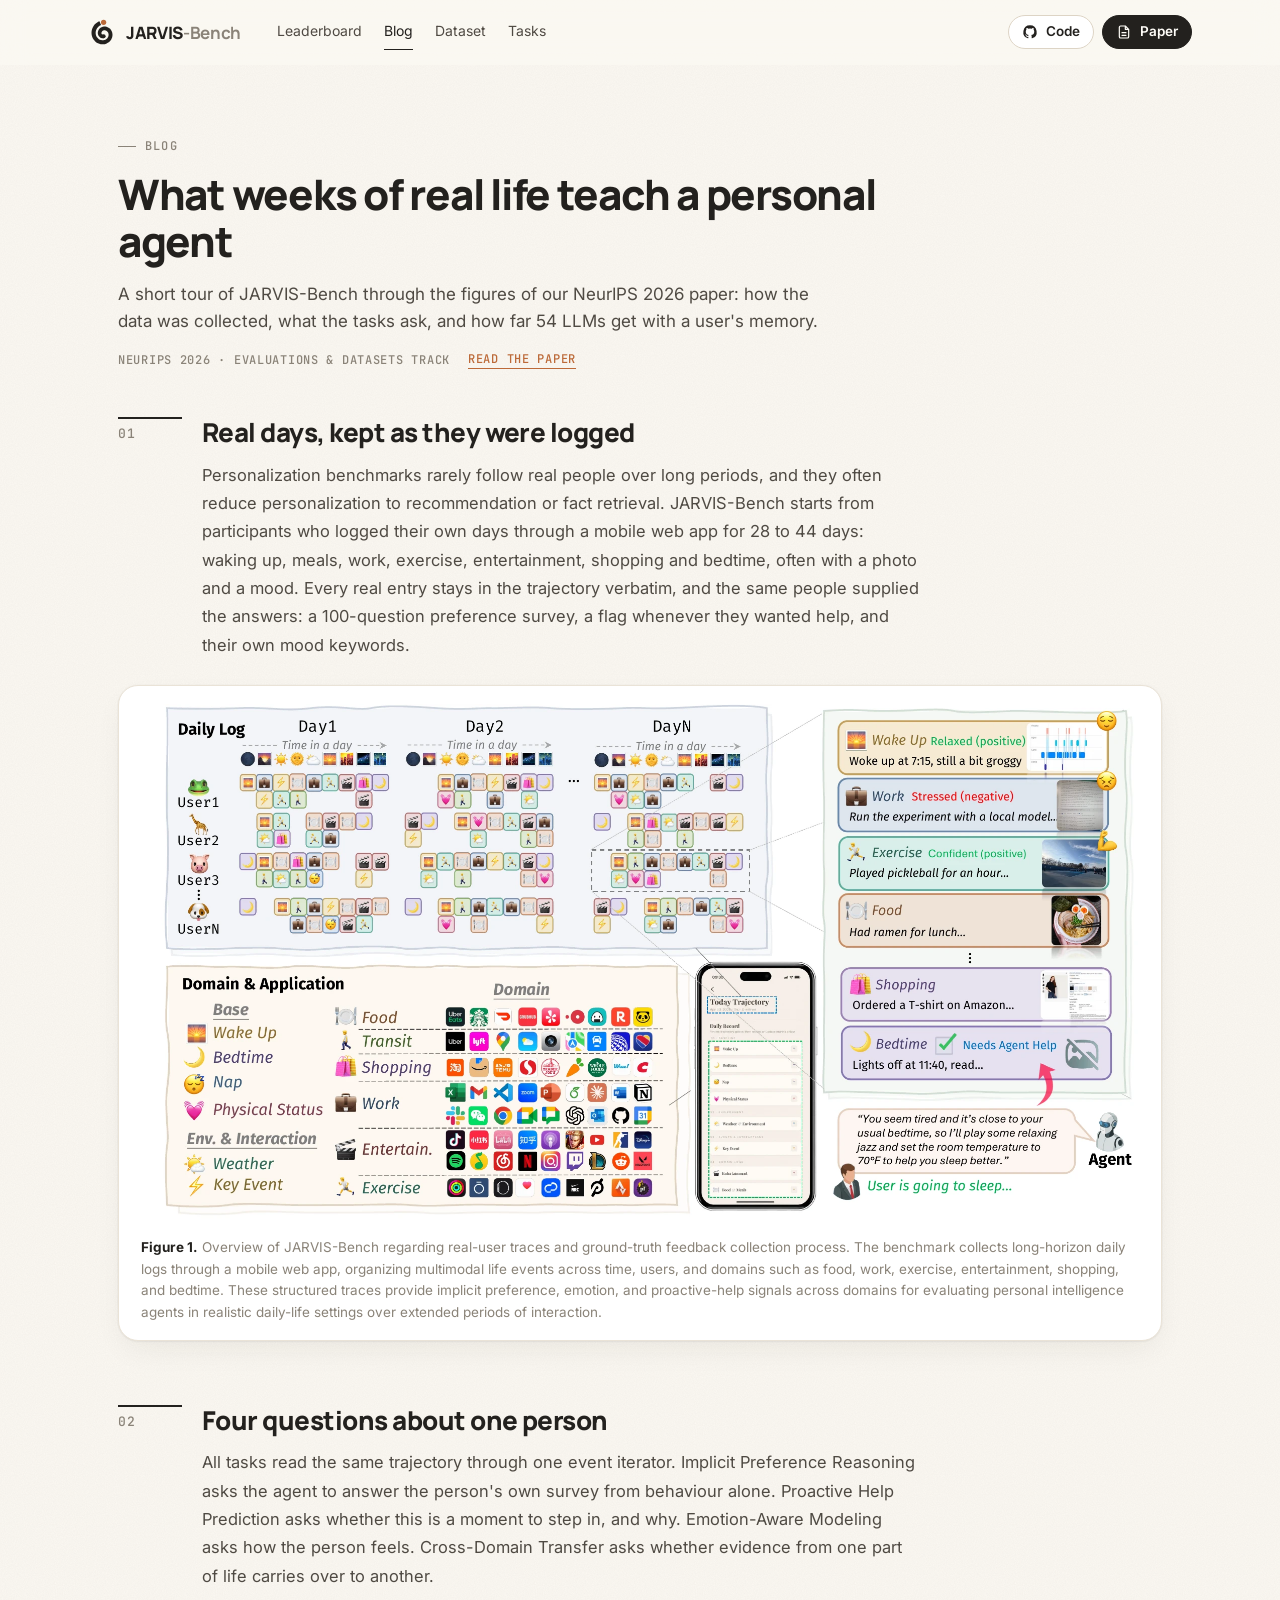
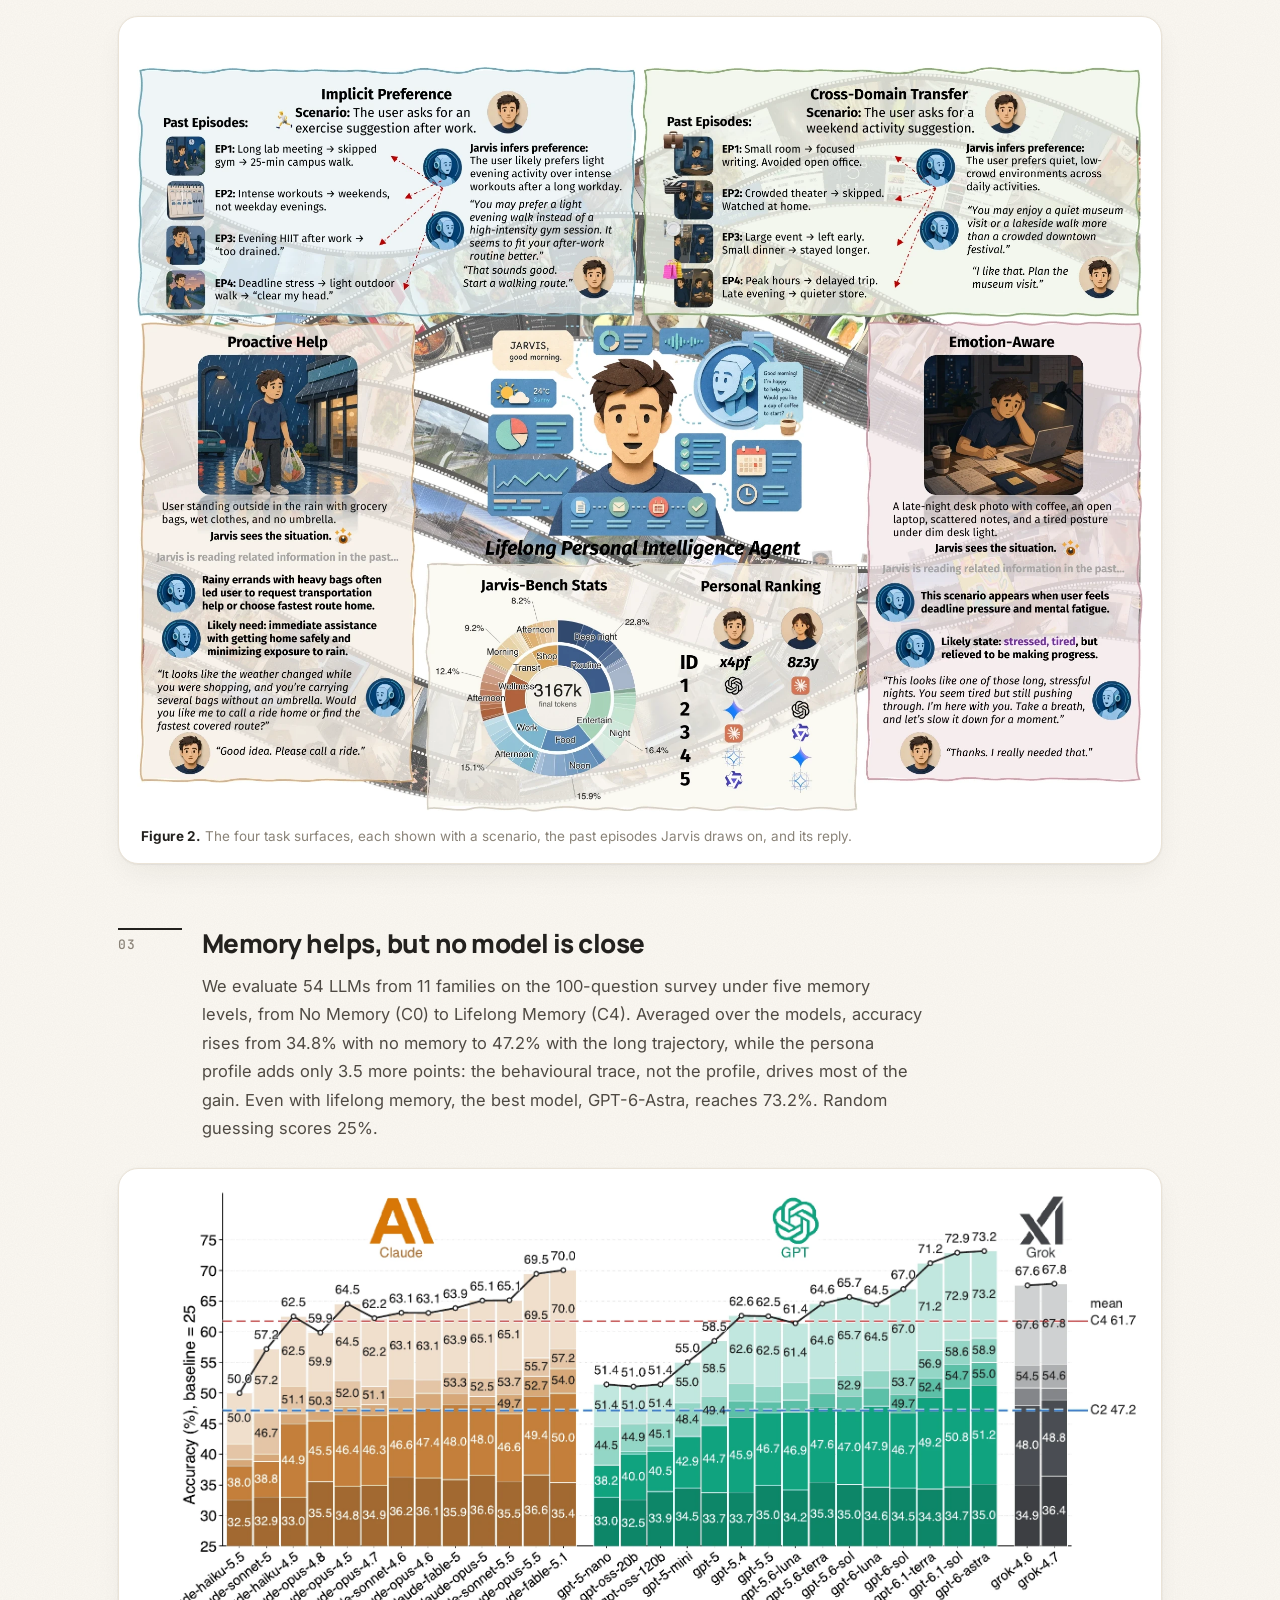
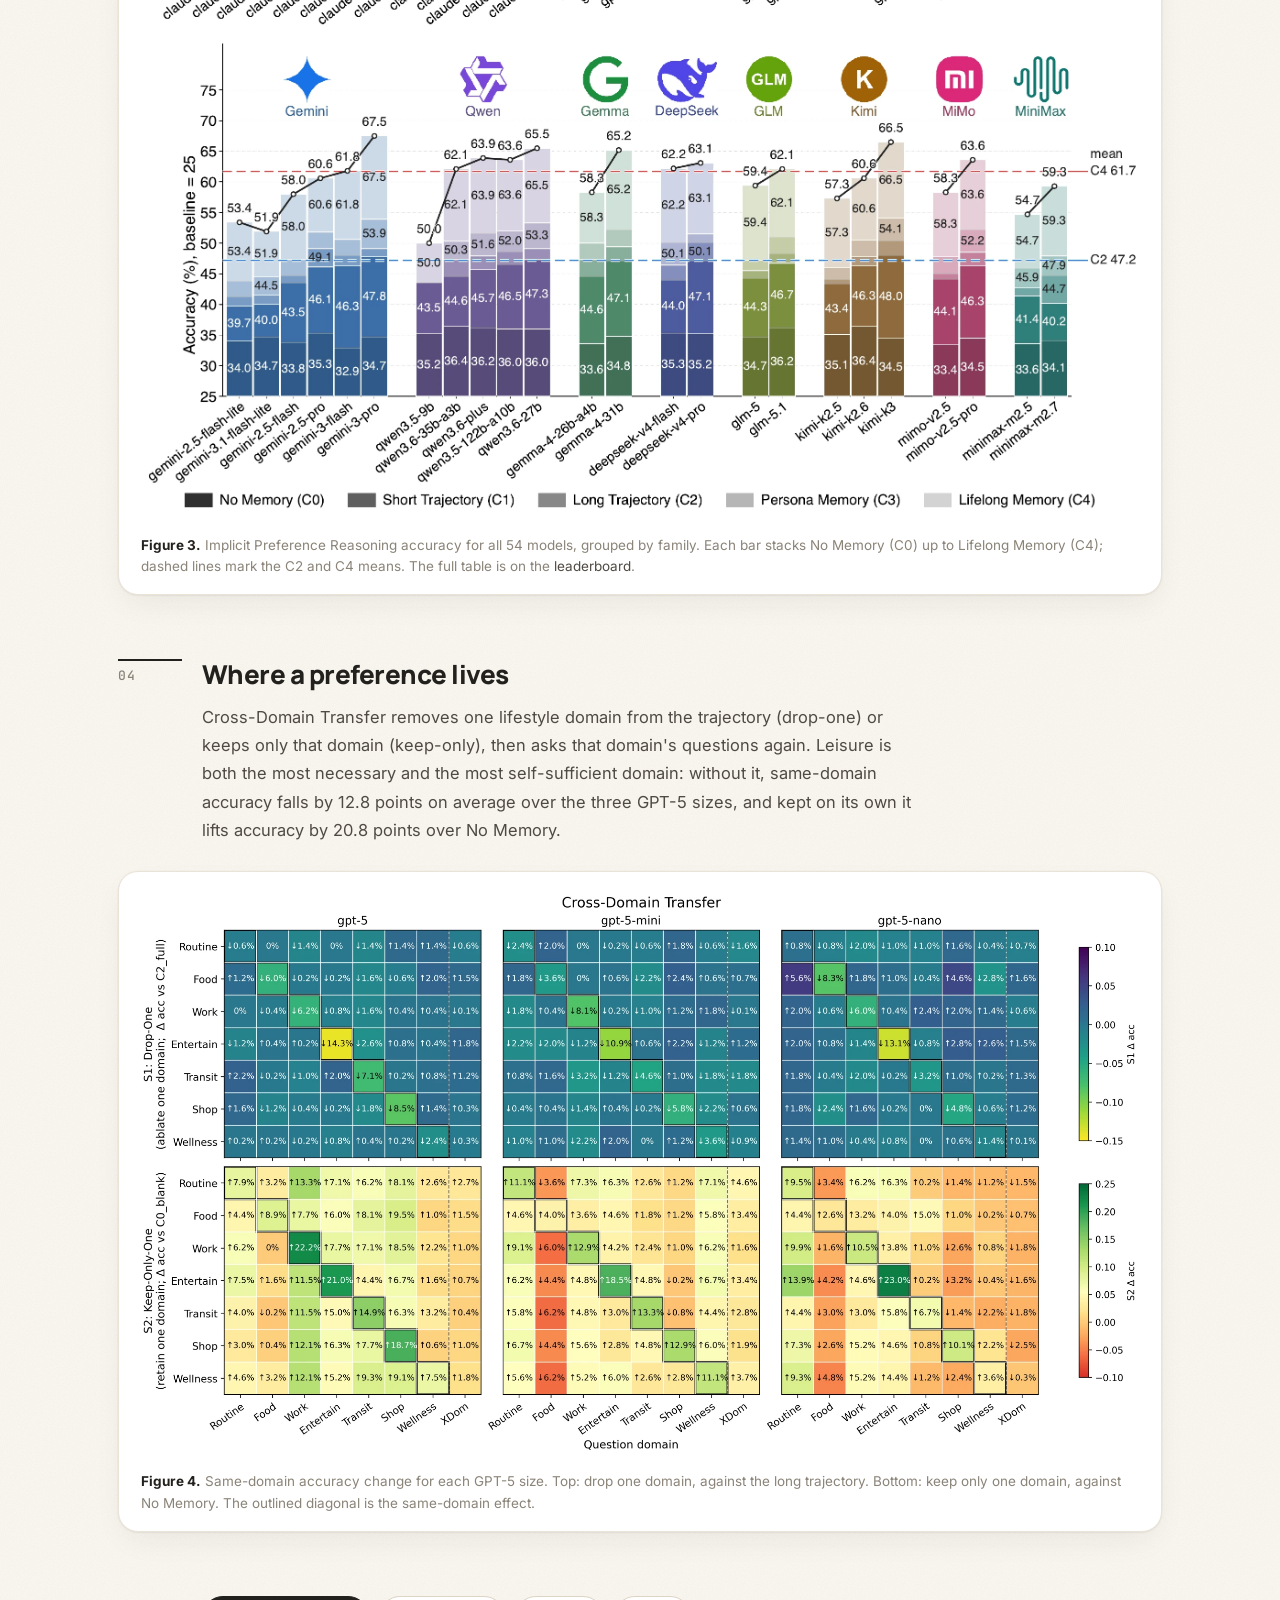
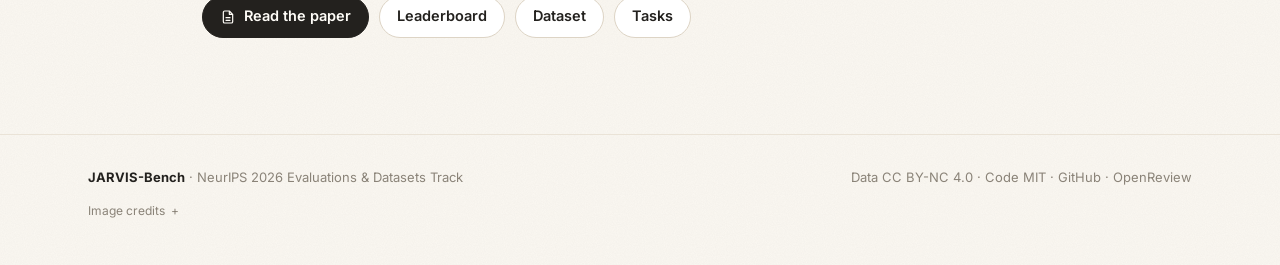
<file: jarvis-bench/blog.html>
<!doctype html>
<html lang="en">
<head>
<meta charset="utf-8">
<meta name="viewport" content="width=device-width, initial-scale=1">
<title>Blog · JARVIS-Bench</title>
<meta name="description" content="JARVIS-Bench evaluates personal intelligence agents on 28 to 44 days of real users' daily traces: implicit preferences, proactive help, emotion, and cross-domain transfer. NeurIPS 2026 Evaluations & Datasets Track.">
<link rel="icon" href="assets/favicon.svg" type="image/svg+xml">
<link rel="preconnect" href="https://fonts.googleapis.com">
<link rel="preconnect" href="https://fonts.gstatic.com" crossorigin>
<link href="https://fonts.googleapis.com/css2?family=Inter:wght@400;500;600;700&family=JetBrains+Mono:wght@400;500;600&family=Manrope:wght@500;600;700;800&display=swap" rel="stylesheet">
<link rel="stylesheet" href="assets/style.css?v=affiliations-20261111">
<link rel="stylesheet" href="assets/page-blog.css">
</head>
<body class="page-blog">

<svg width="0" height="0" style="position:absolute">
  <symbol id="i-paper" viewBox="0 0 24 24"><path fill="none" stroke="currentColor" stroke-width="1.8" stroke-linecap="round" stroke-linejoin="round" d="M14 3H7a2 2 0 0 0-2 2v14a2 2 0 0 0 2 2h10a2 2 0 0 0 2-2V8zM14 3v5h5M9 13h6M9 17h6"/></symbol>
  <symbol id="i-gh" viewBox="0 0 24 24"><path fill="currentColor" d="M12 2a10 10 0 0 0-3.16 19.49c.5.09.68-.22.68-.48v-1.7c-2.78.6-3.37-1.34-3.37-1.34-.45-1.16-1.11-1.47-1.11-1.47-.91-.62.07-.6.07-.6 1 .07 1.53 1.03 1.53 1.03.89 1.53 2.34 1.09 2.91.83.09-.65.35-1.09.63-1.34-2.22-.25-4.55-1.11-4.55-4.94 0-1.09.39-1.98 1.03-2.68-.1-.25-.45-1.27.1-2.64 0 0 .84-.27 2.75 1.02a9.58 9.58 0 0 1 5 0c1.91-1.29 2.75-1.02 2.75-1.02.55 1.37.2 2.39.1 2.64.64.7 1.03 1.59 1.03 2.68 0 3.84-2.34 4.68-4.57 4.93.36.31.68.92.68 1.85v2.74c0 .27.18.58.69.48A10 10 0 0 0 12 2z"/></symbol>
  <symbol id="i-db" viewBox="0 0 24 24"><g fill="none" stroke="currentColor" stroke-width="1.8" stroke-linecap="round"><ellipse cx="12" cy="5.5" rx="7.5" ry="2.8"/><path d="M4.5 5.5v6.5c0 1.55 3.36 2.8 7.5 2.8s7.5-1.25 7.5-2.8V5.5M4.5 12v6.5c0 1.55 3.36 2.8 7.5 2.8s7.5-1.25 7.5-2.8V12"/></g></symbol>
  <symbol id="i-down" viewBox="0 0 24 24"><path fill="none" stroke="currentColor" stroke-width="1.8" stroke-linecap="round" stroke-linejoin="round" d="M12 5v14M6 13l6 6 6-6"/></symbol>
  <symbol id="i-arrow" viewBox="0 0 24 24"><path fill="none" stroke="currentColor" stroke-width="1.8" stroke-linecap="round" stroke-linejoin="round" d="M5 12h14M13 6l6 6-6 6"/></symbol>
  <symbol id="i-copy" viewBox="0 0 24 24"><g fill="none" stroke="currentColor" stroke-width="1.8" stroke-linejoin="round"><rect x="9" y="9" width="11" height="11" rx="2.5"/><path d="M15 5.5V5a2 2 0 0 0-2-2H6a2 2 0 0 0-2 2v7a2 2 0 0 0 2 2h.5"/></g></symbol>
  <symbol id="i-img" viewBox="0 0 24 24"><g fill="none" stroke="currentColor" stroke-width="1.8" stroke-linejoin="round"><rect x="3" y="4" width="18" height="16" rx="3"/><circle cx="9" cy="10" r="1.8"/><path d="M21 16l-5-5-9 9"/></g></symbol>
</svg>

<header class="nav" id="nav">
  <div class="container nav-inner">
    <a class="brand" href="index.html"><img src="assets/mark-sm.svg" alt=""><span>JARVIS<span class="b2">-Bench</span></span></a>
    <nav class="nav-links">
      <a href="index.html#leaderboard">Leaderboard</a>
      <a href="blog.html" class="active">Blog</a>
      <a href="dataset.html">Dataset</a>
      <a href="tasks.html">Tasks</a>
    </nav>
    <div class="nav-cta">
      <a class="btn btn-sm" href="https://github.com/AgentMemoryWorld/JARVIS-Bench"><svg><use href="#i-gh"/></svg>Code</a>
      <a class="btn btn-sm btn-primary" href="https://openreview.net/forum?id=yGQt9wAGkS"><svg><use href="#i-paper"/></svg>Paper</a>
    </div>
  </div>
</header>

<main>

<!-- Blog: the paper's figures with short notes. Figures are rendered from the camera-ready Overleaf sources (img/persona_fig1.pdf,
     img/persona_fig2.pdf with its centre count line removed, img/drafts/fig_main_2rows_muted_scaling.pdf, img/ablation_combined_set2_percent_gpt5.png)
     into assets/blog/. Numbers: abstract; Fig 1 caption; Section 4 and Discussion (means 34.8 / 47.2 / 50.7, best 73.2, chance 25);
     Discussion and Appendix N tab:cdt-families (leisure -12.8 over the three GPT-5 sizes), Section 4.3 (keep-only leisure +20.8). -->
<section class="section first" id="blog">
  <div class="container bl">
    <header class="bl-head">
      <span class="eyebrow">Blog</span>
      <h2>What weeks of real life teach a personal agent</h2>
      <p class="intro">A short tour of JARVIS-Bench through the figures of our NeurIPS 2026 paper: how the data was collected, what the tasks ask, and how far 54 LLMs get with a user's memory.</p>
      <div class="bl-meta"><span>NeurIPS 2026 · Evaluations &amp; Datasets Track</span><a href="https://openreview.net/forum?id=yGQt9wAGkS">Read the paper</a></div>
    </header>

    <article class="bl-post">
      <section class="bl-sec">
        <span class="bl-n">01</span>
        <div class="bl-txt">
          <h3>Real days, kept as they were logged</h3>
          <p>Personalization benchmarks rarely follow real people over long periods, and they often reduce personalization to recommendation or fact retrieval. JARVIS-Bench starts from participants who logged their own days through a mobile web app for 28 to 44 days: waking up, meals, work, exercise, entertainment, shopping and bedtime, often with a photo and a mood. Every real entry stays in the trajectory verbatim, and the same people supplied the answers: a 100-question preference survey, a flag whenever they wanted help, and their own mood keywords.</p>
        </div>
        <figure class="bl-fig">
          <button type="button" data-lightbox="assets/blog/fig1.webp" data-cap="Overview of JARVIS-Bench regarding real-user traces and ground-truth feedback collection process. The benchmark collects long-horizon daily logs through a mobile web app, organizing multimodal life events across time, users, and domains such as food, work, exercise, entertainment, shopping, and bedtime. These structured traces provide implicit preference, emotion, and proactive-help signals across domains for evaluating personal intelligence agents in realistic daily-life settings over extended periods of interaction."><img src="assets/blog/fig1.webp" width="2002" height="1033" alt="Figure 1 of the paper: daily logs of several users across days, the lifestyle domains and apps they cover, the mobile app, and example entries with moods, photos and a moment where the agent should help."></button>
          <figcaption><b>Figure 1.</b> Overview of JARVIS-Bench regarding real-user traces and ground-truth feedback collection process. The benchmark collects long-horizon daily logs through a mobile web app, organizing multimodal life events across time, users, and domains such as food, work, exercise, entertainment, shopping, and bedtime. These structured traces provide implicit preference, emotion, and proactive-help signals across domains for evaluating personal intelligence agents in realistic daily-life settings over extended periods of interaction.</figcaption>
        </figure>
      </section>

      <section class="bl-sec">
        <span class="bl-n">02</span>
        <div class="bl-txt">
          <h3>Four questions about one person</h3>
          <p>All tasks read the same trajectory through one event iterator. Implicit Preference Reasoning asks the agent to answer the person's own survey from behaviour alone. Proactive Help Prediction asks whether this is a moment to step in, and why. Emotion-Aware Modeling asks how the person feels. Cross-Domain Transfer asks whether evidence from one part of life carries over to another.</p>
        </div>
        <figure class="bl-fig">
          <button type="button" data-lightbox="assets/blog/fig2.webp" data-cap="The four task surfaces of JARVIS-Bench (Figure 2 of the paper)."><img src="assets/blog/fig2.webp" width="2003" height="1546" loading="lazy" alt="Figure 2 of the paper: four panels, Implicit Preference, Cross-Domain Transfer, Proactive Help and Emotion-Aware, each with a scenario, past episodes and Jarvis's reply, around a lifelong personal intelligence agent."></button>
          <figcaption><b>Figure 2.</b> The four task surfaces, each shown with a scenario, the past episodes Jarvis draws on, and its reply.</figcaption>
        </figure>
      </section>

      <section class="bl-sec">
        <span class="bl-n">03</span>
        <div class="bl-txt">
          <h3>Memory helps, but no model is close</h3>
          <p>We evaluate 54 LLMs from 11 families on the 100-question survey under five memory levels, from No Memory (C0) to Lifelong Memory (C4). Averaged over the models, accuracy rises from 34.8% with no memory to 47.2% with the long trajectory, while the persona profile adds only 3.5 more points: the behavioural trace, not the profile, drives most of the gain. Even with lifelong memory, the best model, GPT-6-Astra, reaches 73.2%. Random guessing scores 25%.</p>
        </div>
        <figure class="bl-fig">
          <button type="button" data-lightbox="assets/blog/main.webp" data-cap="Implicit Preference Reasoning accuracy across the memory ladder, all 54 models."><img src="assets/blog/main.webp" width="2195" height="2037" loading="lazy" alt="Stacked bars for 54 models grouped by family (Claude, GPT, Grok, Gemini, Qwen, Gemma, DeepSeek, GLM, Kimi, MiMo, MiniMax): accuracy at C0 to C4, with dashed lines at the C2 mean 47.2 and the C4 mean 61.7."></button>
          <figcaption><b>Figure 3.</b> Implicit Preference Reasoning accuracy for all 54 models, grouped by family. Each bar stacks No Memory (C0) up to Lifelong Memory (C4); dashed lines mark the C2 and C4 means. The full table is on the <a href="index.html#leaderboard">leaderboard</a>.</figcaption>
        </figure>
      </section>

      <section class="bl-sec">
        <span class="bl-n">04</span>
        <div class="bl-txt">
          <h3>Where a preference lives</h3>
          <p>Cross-Domain Transfer removes one lifestyle domain from the trajectory (drop-one) or keeps only that domain (keep-only), then asks that domain's questions again. Leisure is both the most necessary and the most self-sufficient domain: without it, same-domain accuracy falls by 12.8 points on average over the three GPT-5 sizes, and kept on its own it lifts accuracy by 20.8 points over No Memory.</p>
        </div>
        <figure class="bl-fig">
          <button type="button" data-lightbox="assets/blog/transfer.webp" data-cap="Cross-Domain Transfer for the three GPT-5 sizes: drop-one (top) and keep-only (bottom)."><img src="assets/blog/transfer.webp" width="2000" height="1129" loading="lazy" alt="Heat maps for gpt-5, gpt-5-mini and gpt-5-nano: accuracy change per question domain when one lifestyle domain is dropped (top) or kept alone (bottom); the diagonal is outlined."></button>
          <figcaption><b>Figure 4.</b> Same-domain accuracy change for each GPT-5 size. Top: drop one domain, against the long trajectory. Bottom: keep only one domain, against No Memory. The outlined diagonal is the same-domain effect.</figcaption>
        </figure>
      </section>
    </article>

    <div class="bl-end">
      <a class="btn btn-primary" href="https://openreview.net/forum?id=yGQt9wAGkS"><svg><use href="#i-paper"/></svg>Read the paper</a>
      <a class="btn" href="index.html#leaderboard">Leaderboard</a>
      <a class="btn" href="dataset.html">Dataset</a>
      <a class="btn" href="tasks.html">Tasks</a>
    </div>
  </div>
</section>

</main>

<footer>
  <div class="container foot">
    <div><b style="color:var(--ink)">JARVIS-Bench</b> · NeurIPS 2026 Evaluations &amp; Datasets Track</div>
    <div>Data CC BY-NC 4.0 · Code MIT · <a href="https://github.com/AgentMemoryWorld/JARVIS-Bench">GitHub</a> · <a href="https://openreview.net/forum?id=yGQt9wAGkS">OpenReview</a></div>
  </div>
  <div class="container credits"><details><summary>Image credits</summary><p>Illustrations: Open Peeps by Pablo Stanley (CC0). Photographs from Wikimedia Commons, cropped, resized and colour-toned for this site; adaptations of CC BY-SA photographs are shared under the same licence. Institution and model logos are trademarks of their owners.</p><ul><li><a href="https://commons.wikimedia.org/wiki/File:Christchurch_art_gallery_interior.jpg">Christchurch art gallery interior</a> by Sgerbic, <a href="https://creativecommons.org/licenses/by-sa/4.0/">CC BY-SA 4.0</a></li><li><a href="https://commons.wikimedia.org/wiki/File:Reading_mail_at_night_(Unsplash).jpg">Reading mail at night (Unsplash)</a> by Jay Wennington, <a href="https://creativecommons.org/publicdomain/zero/1.0/">CC0</a></li><li><a href="https://commons.wikimedia.org/wiki/File:Late_autumn_rainy_night_in_Moscow_(54889230493).jpg">Late autumn rainy night in Moscow (54889230493)</a> by kishjar?, <a href="https://creativecommons.org/licenses/by/4.0/">CC BY 4.0</a></li><li><a href="https://commons.wikimedia.org/wiki/File:Park_na_%C5%9Aroduli,_Sosnowiec,_Jesie%C5%84_2021.jpg">Park na Środuli, Sosnowiec, Jesień 2021</a> by Krzysztof Popławski, <a href="https://creativecommons.org/licenses/by-sa/4.0/">CC BY-SA 4.0</a></li></ul></details></div>
</footer>

<div class="lightbox" id="lightbox"><div><img alt=""><div class="cap"></div></div></div>

<script src="assets/data.js?v=affiliations-20261111"></script>
<script src="assets/logos.js?v=affiliations-20261111"></script>
<script src="assets/app.js?v=affiliations-20261111"></script>
</body>
</html>
</file>
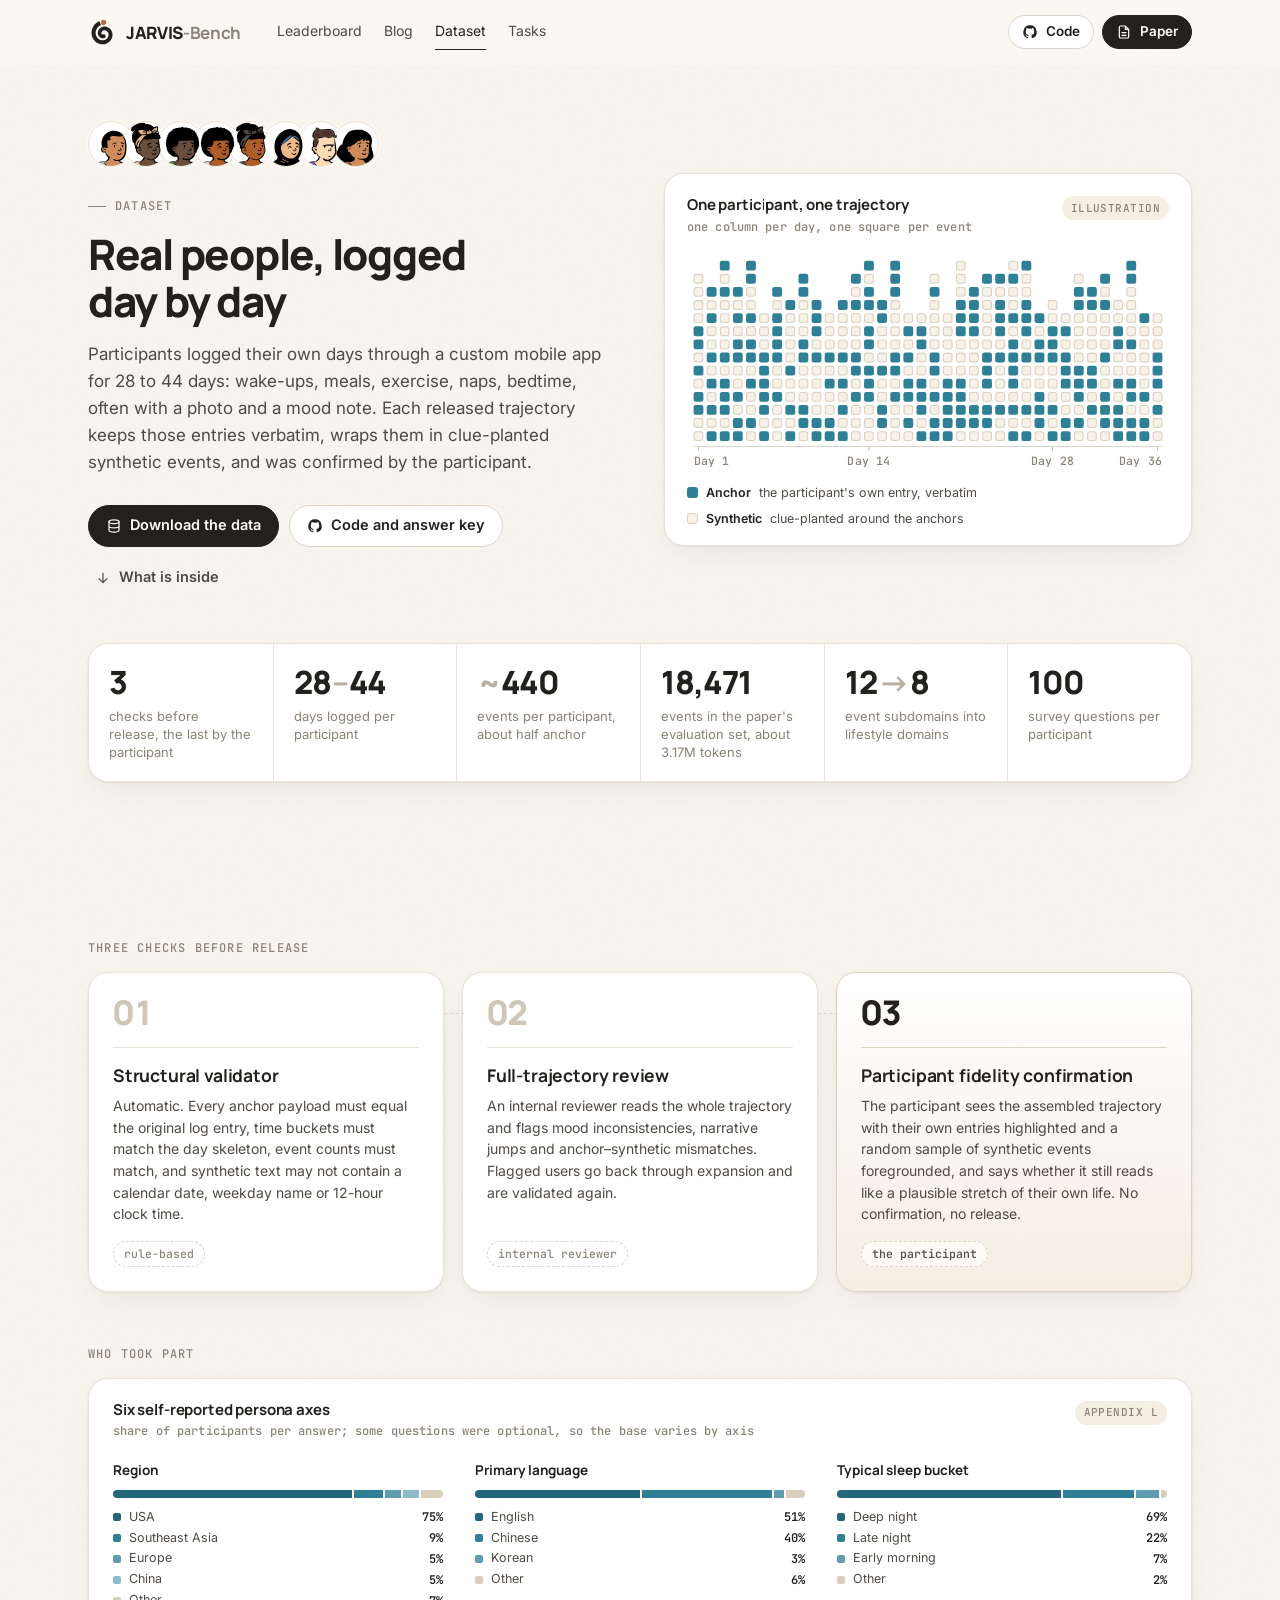
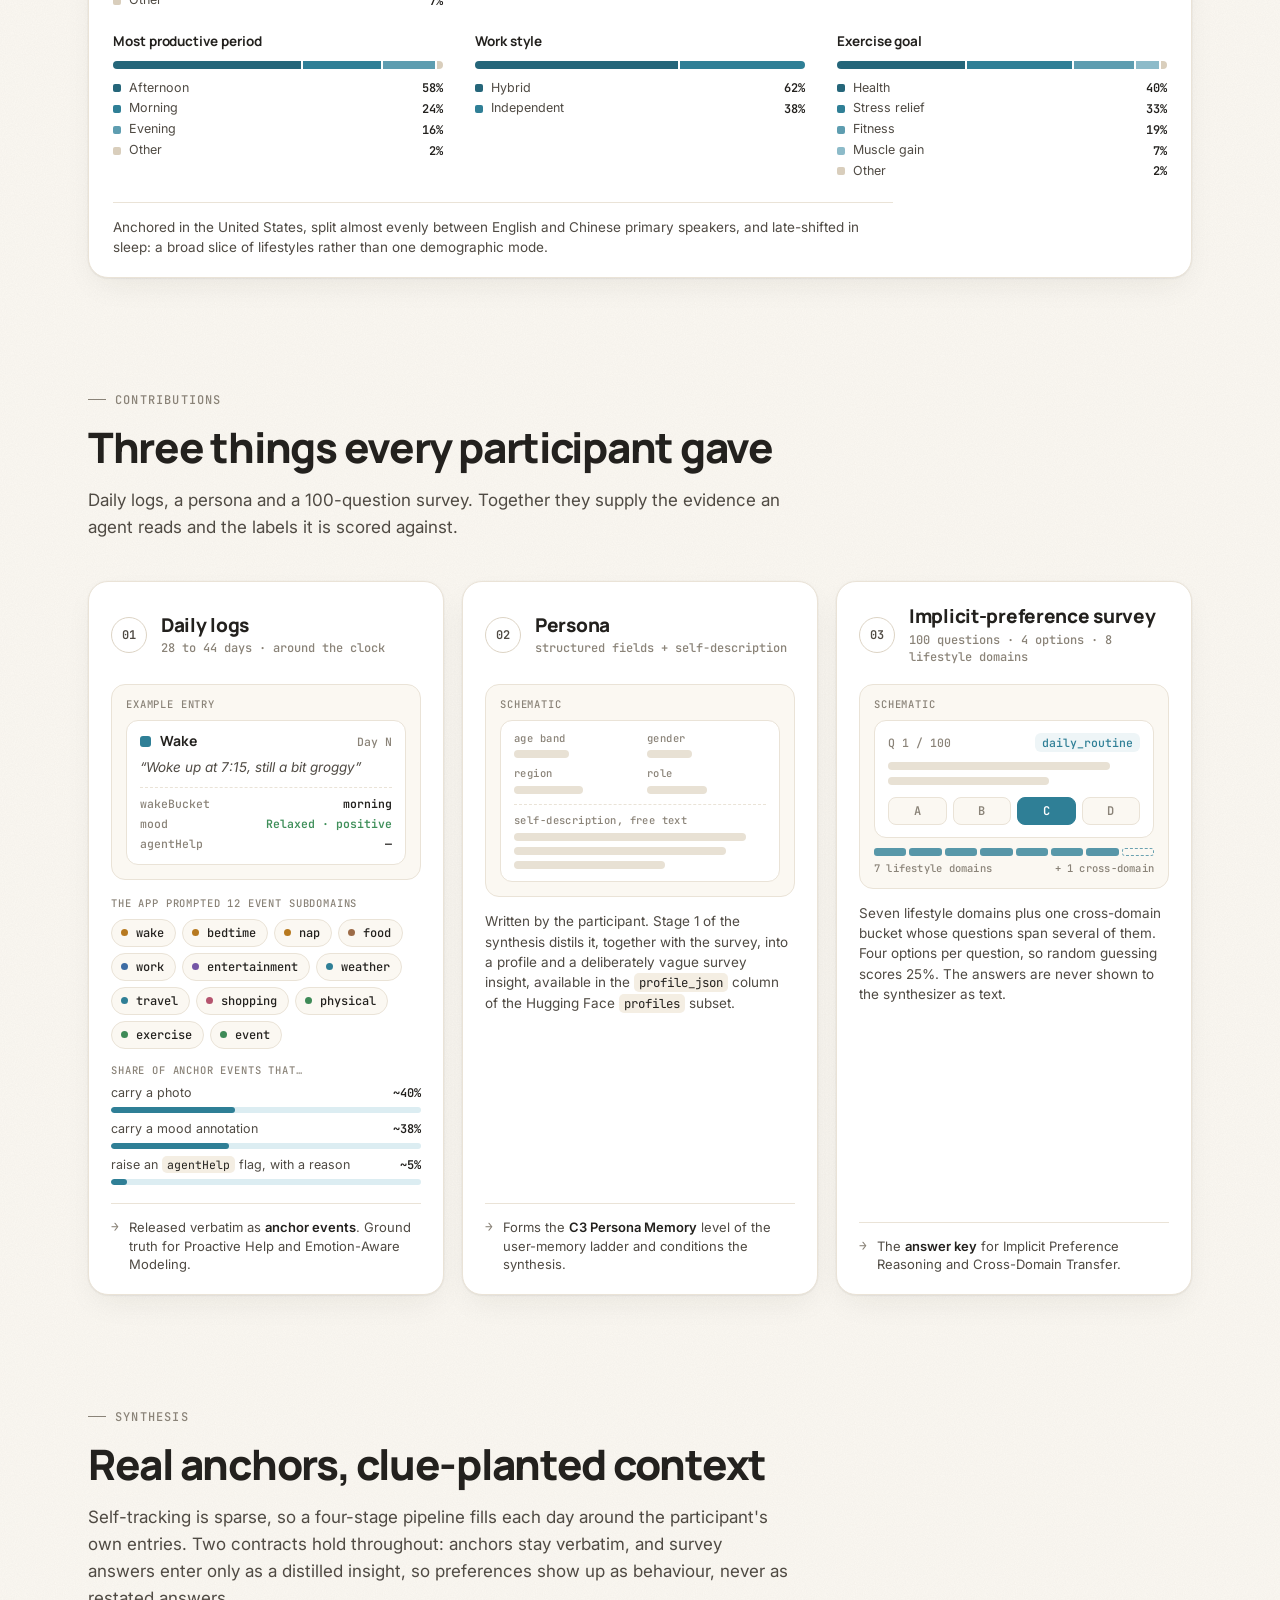
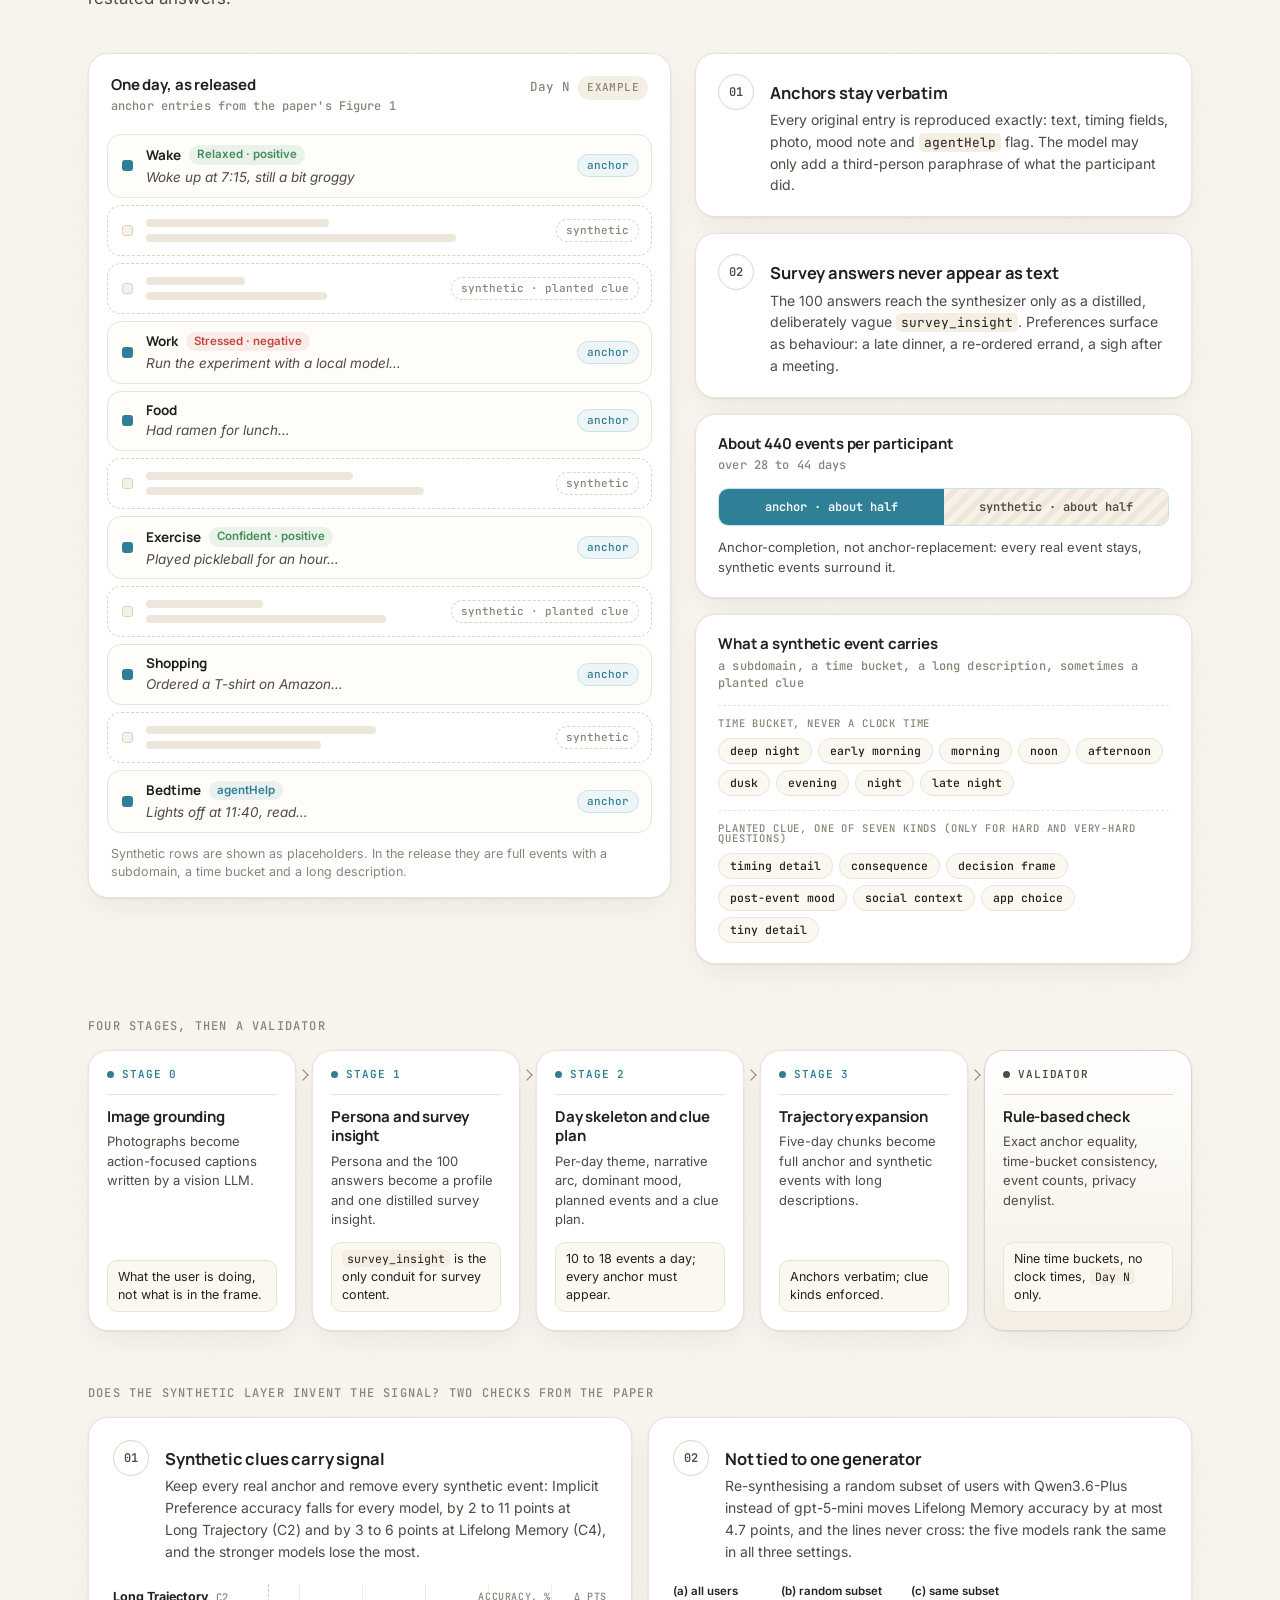
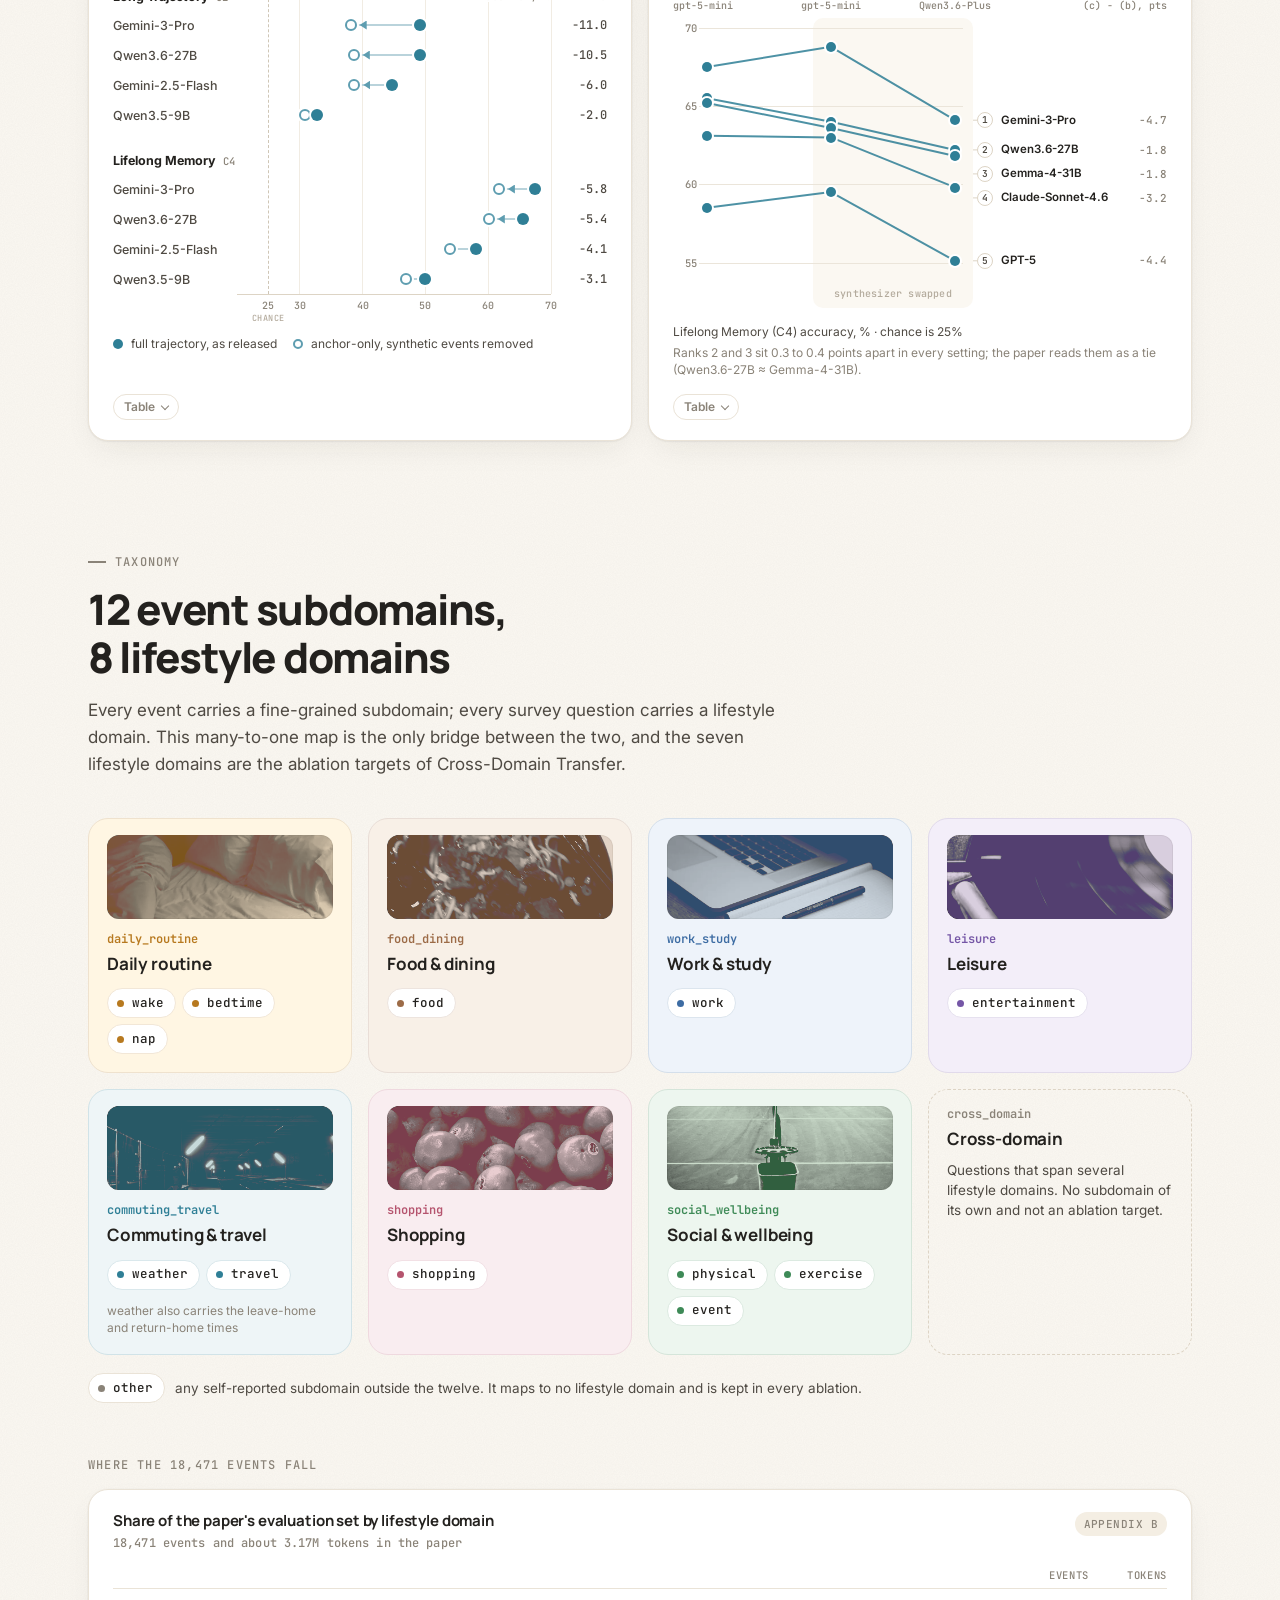
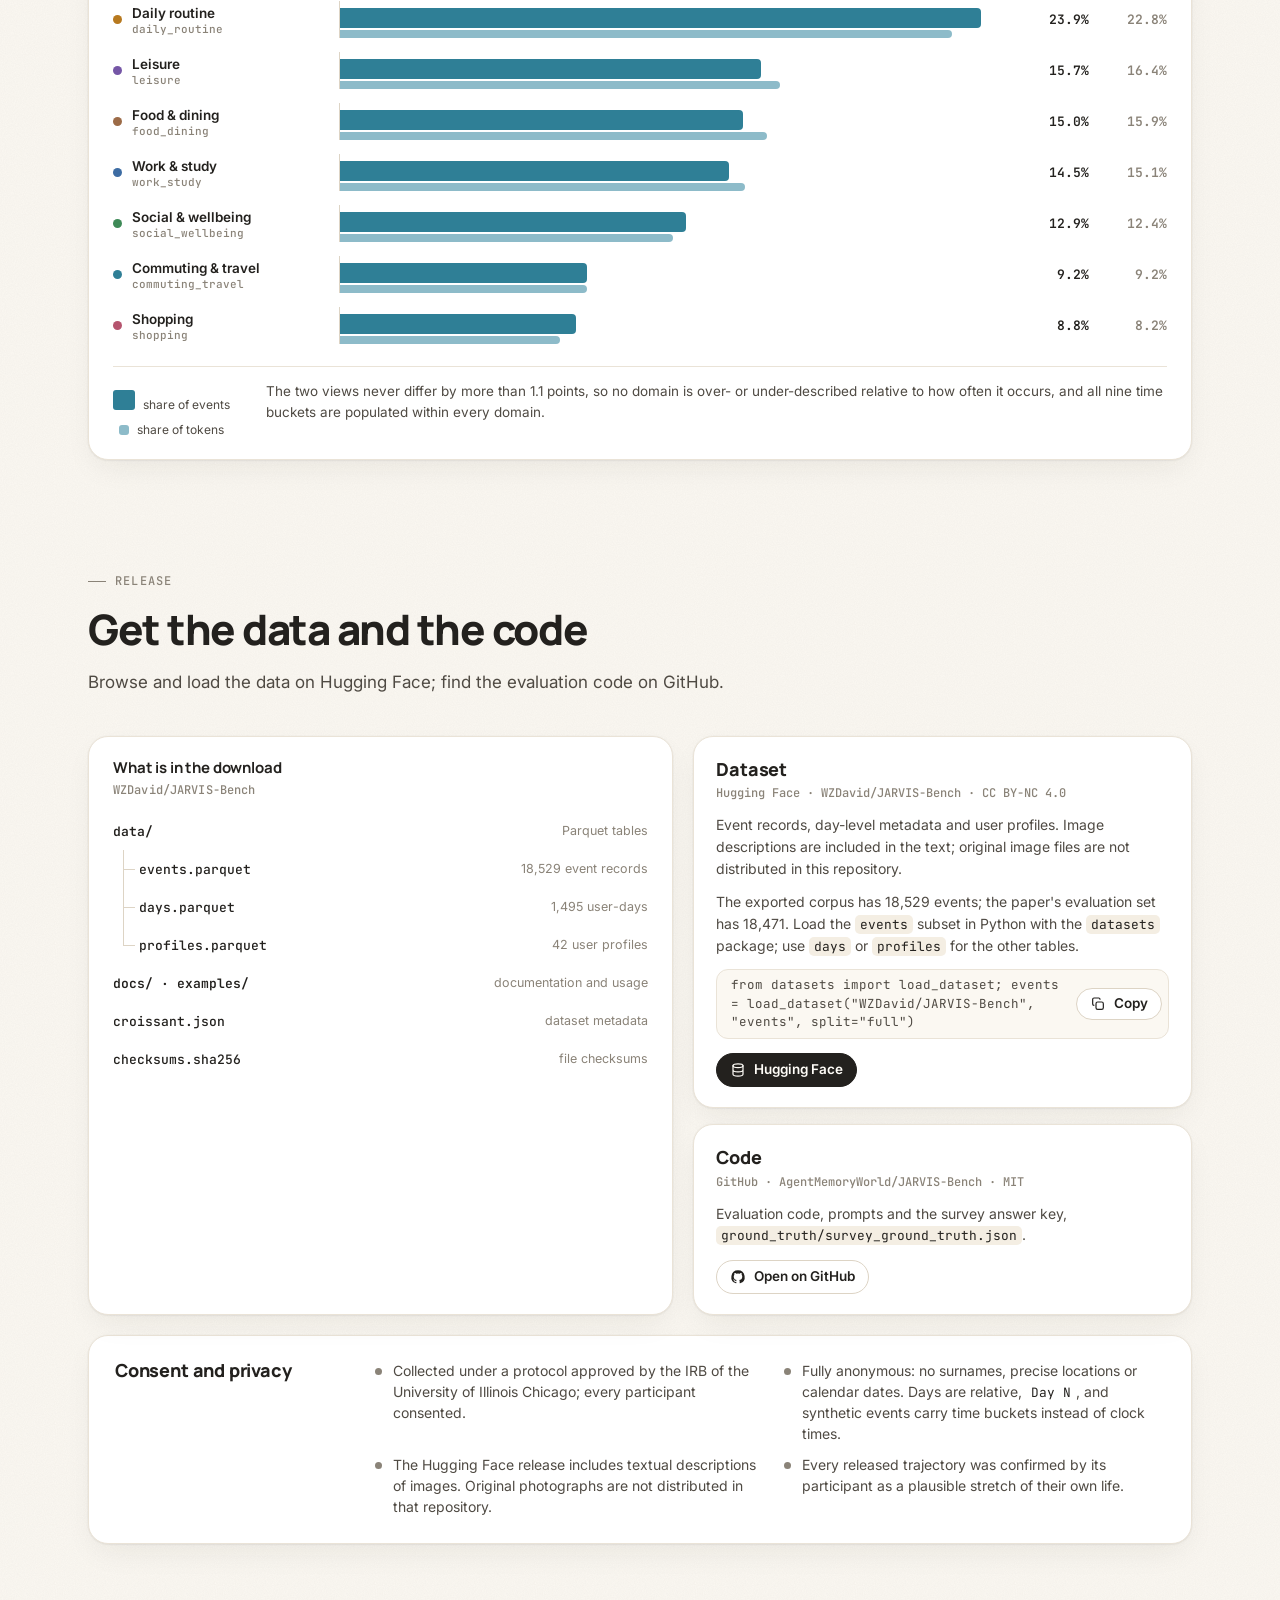
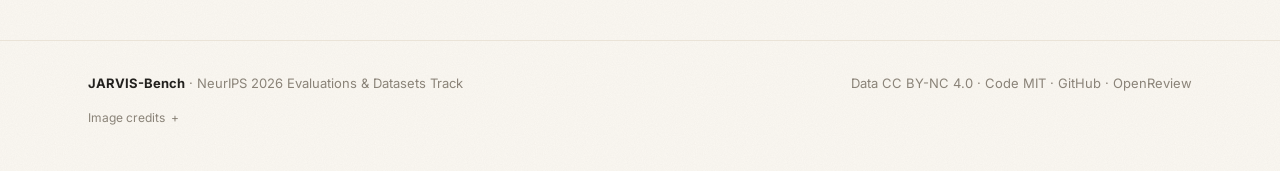
<file: jarvis-bench/dataset.html>
<!doctype html>
<html lang="en">
<head>
<meta charset="utf-8">
<meta name="viewport" content="width=device-width, initial-scale=1">
<title>Dataset · JARVIS-Bench</title>
<meta name="description" content="JARVIS-Bench evaluates personal intelligence agents on 28 to 44 days of real users' daily traces: implicit preferences, proactive help, emotion, and cross-domain transfer. NeurIPS 2026 Evaluations & Datasets Track.">
<link rel="icon" href="assets/favicon.svg" type="image/svg+xml">
<link rel="preconnect" href="https://fonts.googleapis.com">
<link rel="preconnect" href="https://fonts.gstatic.com" crossorigin>
<link href="https://fonts.googleapis.com/css2?family=Inter:wght@400;500;600;700&family=JetBrains+Mono:wght@400;500;600&family=Manrope:wght@500;600;700;800&display=swap" rel="stylesheet">
<link rel="stylesheet" href="assets/style.css?v=affiliations-20261111">
<link rel="stylesheet" href="assets/page-dataset.css">
</head>
<body class="page-dataset">

<svg width="0" height="0" style="position:absolute">
  <symbol id="i-paper" viewBox="0 0 24 24"><path fill="none" stroke="currentColor" stroke-width="1.8" stroke-linecap="round" stroke-linejoin="round" d="M14 3H7a2 2 0 0 0-2 2v14a2 2 0 0 0 2 2h10a2 2 0 0 0 2-2V8zM14 3v5h5M9 13h6M9 17h6"/></symbol>
  <symbol id="i-gh" viewBox="0 0 24 24"><path fill="currentColor" d="M12 2a10 10 0 0 0-3.16 19.49c.5.09.68-.22.68-.48v-1.7c-2.78.6-3.37-1.34-3.37-1.34-.45-1.16-1.11-1.47-1.11-1.47-.91-.62.07-.6.07-.6 1 .07 1.53 1.03 1.53 1.03.89 1.53 2.34 1.09 2.91.83.09-.65.35-1.09.63-1.34-2.22-.25-4.55-1.11-4.55-4.94 0-1.09.39-1.98 1.03-2.68-.1-.25-.45-1.27.1-2.64 0 0 .84-.27 2.75 1.02a9.58 9.58 0 0 1 5 0c1.91-1.29 2.75-1.02 2.75-1.02.55 1.37.2 2.39.1 2.64.64.7 1.03 1.59 1.03 2.68 0 3.84-2.34 4.68-4.57 4.93.36.31.68.92.68 1.85v2.74c0 .27.18.58.69.48A10 10 0 0 0 12 2z"/></symbol>
  <symbol id="i-db" viewBox="0 0 24 24"><g fill="none" stroke="currentColor" stroke-width="1.8" stroke-linecap="round"><ellipse cx="12" cy="5.5" rx="7.5" ry="2.8"/><path d="M4.5 5.5v6.5c0 1.55 3.36 2.8 7.5 2.8s7.5-1.25 7.5-2.8V5.5M4.5 12v6.5c0 1.55 3.36 2.8 7.5 2.8s7.5-1.25 7.5-2.8V12"/></g></symbol>
  <symbol id="i-down" viewBox="0 0 24 24"><path fill="none" stroke="currentColor" stroke-width="1.8" stroke-linecap="round" stroke-linejoin="round" d="M12 5v14M6 13l6 6 6-6"/></symbol>
  <symbol id="i-arrow" viewBox="0 0 24 24"><path fill="none" stroke="currentColor" stroke-width="1.8" stroke-linecap="round" stroke-linejoin="round" d="M5 12h14M13 6l6 6-6 6"/></symbol>
  <symbol id="i-copy" viewBox="0 0 24 24"><g fill="none" stroke="currentColor" stroke-width="1.8" stroke-linejoin="round"><rect x="9" y="9" width="11" height="11" rx="2.5"/><path d="M15 5.5V5a2 2 0 0 0-2-2H6a2 2 0 0 0-2 2v7a2 2 0 0 0 2 2h.5"/></g></symbol>
  <symbol id="i-img" viewBox="0 0 24 24"><g fill="none" stroke="currentColor" stroke-width="1.8" stroke-linejoin="round"><rect x="3" y="4" width="18" height="16" rx="3"/><circle cx="9" cy="10" r="1.8"/><path d="M21 16l-5-5-9 9"/></g></symbol>
</svg>

<header class="nav" id="nav">
  <div class="container nav-inner">
    <a class="brand" href="index.html"><img src="assets/mark-sm.svg" alt=""><span>JARVIS<span class="b2">-Bench</span></span></a>
    <nav class="nav-links">
      <a href="index.html#leaderboard">Leaderboard</a>
      <a href="blog.html">Blog</a>
      <a href="dataset.html" class="active">Dataset</a>
      <a href="tasks.html">Tasks</a>
    </nav>
    <div class="nav-cta">
      <a class="btn btn-sm" href="https://github.com/AgentMemoryWorld/JARVIS-Bench"><svg><use href="#i-gh"/></svg>Code</a>
      <a class="btn btn-sm btn-primary" href="https://openreview.net/forum?id=yGQt9wAGkS"><svg><use href="#i-paper"/></svg>Paper</a>
    </div>
  </div>
</header>

<main>

<!-- Dataset page. Everything below is assembled by tools/build.py into dataset.html; styles live in assets/page-dataset.css. -->
<section class="section first" id="data">
  <div class="container">
    <div class="ds-head">
      <div>
        <div class="ds-people top" aria-hidden="true"><div class="pp"><img src="assets/peeps/p1.svg" alt=""></div><div class="pp"><img src="assets/peeps/p2.svg" alt=""></div><div class="pp"><img src="assets/peeps/p3.svg" alt=""></div><div class="pp"><img src="assets/peeps/p4.svg" alt=""></div><div class="pp"><img src="assets/peeps/p5.svg" alt=""></div><div class="pp"><img src="assets/peeps/p6.svg" alt=""></div><div class="pp"><img src="assets/peeps/p7.svg" alt=""></div><div class="pp"><img src="assets/peeps/p8.svg" alt=""></div></div>
        <span class="eyebrow">Dataset</span>
        <h2>Real people, logged day&nbsp;by&nbsp;day</h2>
        <p class="intro">Participants logged their own days through a custom mobile app for 28 to 44 days: wake-ups, meals, exercise, naps, bedtime, often with a photo and a mood note. Each released trajectory keeps those entries verbatim, wraps them in clue-planted synthetic events, and was confirmed by the participant.</p>
        <div class="ds-actions">
          <a class="btn btn-primary" href="https://huggingface.co/datasets/WZDavid/JARVIS-Bench"><svg><use href="#i-db"/></svg>Download the data</a>
          <a class="btn" href="https://github.com/AgentMemoryWorld/JARVIS-Bench"><svg><use href="#i-gh"/></svg>Code and answer key</a>
          <a class="btn" href="#release"><svg><use href="#i-down"/></svg>What is inside</a>
        </div>
      </div>
      <div class="ds-card ds-ribbon-card">
        <div class="ds-ribbon-top">
          <div class="ds-card-title">One participant, one trajectory<span>one column per day, one square per event</span></div>
          <span class="ds-tag">Illustration</span>
        </div>
        <div class="ds-ribbon"><svg viewBox="0 0 441 202" role="img" aria-label="Illustration: one participant, one column per day, one square per event; filled squares are anchor events, hollow squares synthetic events"><rect x="6.5" y="164.5" width="8" height="8" rx="2" fill="#F7F1E7" stroke="#DCD2C2"/><rect x="6.5" y="152.5" width="8" height="8" rx="2" fill="#F7F1E7" stroke="#DCD2C2"/><rect x="6" y="140" width="9" height="9" rx="2" fill="#2F7F96"/><rect x="6" y="128" width="9" height="9" rx="2" fill="#2F7F96"/><rect x="6.5" y="116.5" width="8" height="8" rx="2" fill="#F7F1E7" stroke="#DCD2C2"/><rect x="6" y="104" width="9" height="9" rx="2" fill="#2F7F96"/><rect x="6.5" y="92.5" width="8" height="8" rx="2" fill="#F7F1E7" stroke="#DCD2C2"/><rect x="6" y="80" width="9" height="9" rx="2" fill="#2F7F96"/><rect x="6" y="68" width="9" height="9" rx="2" fill="#2F7F96"/><rect x="6.5" y="56.5" width="8" height="8" rx="2" fill="#F7F1E7" stroke="#DCD2C2"/><rect x="6.5" y="44.5" width="8" height="8" rx="2" fill="#F7F1E7" stroke="#DCD2C2"/><rect x="6.5" y="32.5" width="8" height="8" rx="2" fill="#F7F1E7" stroke="#DCD2C2"/><rect x="6.5" y="20.5" width="8" height="8" rx="2" fill="#F7F1E7" stroke="#DCD2C2"/><rect x="18" y="164" width="9" height="9" rx="2" fill="#2F7F96"/><rect x="18.5" y="152.5" width="8" height="8" rx="2" fill="#F7F1E7" stroke="#DCD2C2"/><rect x="18" y="140" width="9" height="9" rx="2" fill="#2F7F96"/><rect x="18.5" y="128.5" width="8" height="8" rx="2" fill="#F7F1E7" stroke="#DCD2C2"/><rect x="18" y="116" width="9" height="9" rx="2" fill="#2F7F96"/><rect x="18.5" y="104.5" width="8" height="8" rx="2" fill="#F7F1E7" stroke="#DCD2C2"/><rect x="18" y="92" width="9" height="9" rx="2" fill="#2F7F96"/><rect x="18.5" y="80.5" width="8" height="8" rx="2" fill="#F7F1E7" stroke="#DCD2C2"/><rect x="18.5" y="68.5" width="8" height="8" rx="2" fill="#F7F1E7" stroke="#DCD2C2"/><rect x="18" y="56" width="9" height="9" rx="2" fill="#2F7F96"/><rect x="18.5" y="44.5" width="8" height="8" rx="2" fill="#F7F1E7" stroke="#DCD2C2"/><rect x="18" y="32" width="9" height="9" rx="2" fill="#2F7F96"/><rect x="30" y="164" width="9" height="9" rx="2" fill="#2F7F96"/><rect x="30.5" y="152.5" width="8" height="8" rx="2" fill="#F7F1E7" stroke="#DCD2C2"/><rect x="30" y="140" width="9" height="9" rx="2" fill="#2F7F96"/><rect x="30" y="128" width="9" height="9" rx="2" fill="#2F7F96"/><rect x="30" y="116" width="9" height="9" rx="2" fill="#2F7F96"/><rect x="30.5" y="104.5" width="8" height="8" rx="2" fill="#F7F1E7" stroke="#DCD2C2"/><rect x="30" y="92" width="9" height="9" rx="2" fill="#2F7F96"/><rect x="30.5" y="80.5" width="8" height="8" rx="2" fill="#F7F1E7" stroke="#DCD2C2"/><rect x="30.5" y="68.5" width="8" height="8" rx="2" fill="#F7F1E7" stroke="#DCD2C2"/><rect x="30.5" y="56.5" width="8" height="8" rx="2" fill="#F7F1E7" stroke="#DCD2C2"/><rect x="30.5" y="44.5" width="8" height="8" rx="2" fill="#F7F1E7" stroke="#DCD2C2"/><rect x="30" y="32" width="9" height="9" rx="2" fill="#2F7F96"/><rect x="30.5" y="20.5" width="8" height="8" rx="2" fill="#F7F1E7" stroke="#DCD2C2"/><rect x="30" y="8" width="9" height="9" rx="2" fill="#2F7F96"/><rect x="42" y="164" width="9" height="9" rx="2" fill="#2F7F96"/><rect x="42" y="152" width="9" height="9" rx="2" fill="#2F7F96"/><rect x="42.5" y="140.5" width="8" height="8" rx="2" fill="#F7F1E7" stroke="#DCD2C2"/><rect x="42" y="128" width="9" height="9" rx="2" fill="#2F7F96"/><rect x="42.5" y="116.5" width="8" height="8" rx="2" fill="#F7F1E7" stroke="#DCD2C2"/><rect x="42.5" y="104.5" width="8" height="8" rx="2" fill="#F7F1E7" stroke="#DCD2C2"/><rect x="42" y="92" width="9" height="9" rx="2" fill="#2F7F96"/><rect x="42" y="80" width="9" height="9" rx="2" fill="#2F7F96"/><rect x="42.5" y="68.5" width="8" height="8" rx="2" fill="#F7F1E7" stroke="#DCD2C2"/><rect x="42" y="56" width="9" height="9" rx="2" fill="#2F7F96"/><rect x="42.5" y="44.5" width="8" height="8" rx="2" fill="#F7F1E7" stroke="#DCD2C2"/><rect x="42" y="32" width="9" height="9" rx="2" fill="#2F7F96"/><rect x="54.5" y="164.5" width="8" height="8" rx="2" fill="#F7F1E7" stroke="#DCD2C2"/><rect x="54" y="152" width="9" height="9" rx="2" fill="#2F7F96"/><rect x="54.5" y="140.5" width="8" height="8" rx="2" fill="#F7F1E7" stroke="#DCD2C2"/><rect x="54.5" y="128.5" width="8" height="8" rx="2" fill="#F7F1E7" stroke="#DCD2C2"/><rect x="54" y="116" width="9" height="9" rx="2" fill="#2F7F96"/><rect x="54.5" y="104.5" width="8" height="8" rx="2" fill="#F7F1E7" stroke="#DCD2C2"/><rect x="54" y="92" width="9" height="9" rx="2" fill="#2F7F96"/><rect x="54" y="80" width="9" height="9" rx="2" fill="#2F7F96"/><rect x="54.5" y="68.5" width="8" height="8" rx="2" fill="#F7F1E7" stroke="#DCD2C2"/><rect x="54" y="56" width="9" height="9" rx="2" fill="#2F7F96"/><rect x="54.5" y="44.5" width="8" height="8" rx="2" fill="#F7F1E7" stroke="#DCD2C2"/><rect x="54.5" y="32.5" width="8" height="8" rx="2" fill="#F7F1E7" stroke="#DCD2C2"/><rect x="54" y="20" width="9" height="9" rx="2" fill="#2F7F96"/><rect x="54" y="8" width="9" height="9" rx="2" fill="#2F7F96"/><rect x="66" y="164" width="9" height="9" rx="2" fill="#2F7F96"/><rect x="66.5" y="152.5" width="8" height="8" rx="2" fill="#F7F1E7" stroke="#DCD2C2"/><rect x="66" y="140" width="9" height="9" rx="2" fill="#2F7F96"/><rect x="66" y="128" width="9" height="9" rx="2" fill="#2F7F96"/><rect x="66" y="116" width="9" height="9" rx="2" fill="#2F7F96"/><rect x="66" y="104" width="9" height="9" rx="2" fill="#2F7F96"/><rect x="66" y="92" width="9" height="9" rx="2" fill="#2F7F96"/><rect x="66.5" y="80.5" width="8" height="8" rx="2" fill="#F7F1E7" stroke="#DCD2C2"/><rect x="66.5" y="68.5" width="8" height="8" rx="2" fill="#F7F1E7" stroke="#DCD2C2"/><rect x="66.5" y="56.5" width="8" height="8" rx="2" fill="#F7F1E7" stroke="#DCD2C2"/><rect x="78.5" y="164.5" width="8" height="8" rx="2" fill="#F7F1E7" stroke="#DCD2C2"/><rect x="78.5" y="152.5" width="8" height="8" rx="2" fill="#F7F1E7" stroke="#DCD2C2"/><rect x="78.5" y="140.5" width="8" height="8" rx="2" fill="#F7F1E7" stroke="#DCD2C2"/><rect x="78" y="128" width="9" height="9" rx="2" fill="#2F7F96"/><rect x="78.5" y="116.5" width="8" height="8" rx="2" fill="#F7F1E7" stroke="#DCD2C2"/><rect x="78.5" y="104.5" width="8" height="8" rx="2" fill="#F7F1E7" stroke="#DCD2C2"/><rect x="78" y="92" width="9" height="9" rx="2" fill="#2F7F96"/><rect x="78" y="80" width="9" height="9" rx="2" fill="#2F7F96"/><rect x="78" y="68" width="9" height="9" rx="2" fill="#2F7F96"/><rect x="78" y="56" width="9" height="9" rx="2" fill="#2F7F96"/><rect x="78.5" y="44.5" width="8" height="8" rx="2" fill="#F7F1E7" stroke="#DCD2C2"/><rect x="78" y="32" width="9" height="9" rx="2" fill="#2F7F96"/><rect x="90" y="164" width="9" height="9" rx="2" fill="#2F7F96"/><rect x="90.5" y="152.5" width="8" height="8" rx="2" fill="#F7F1E7" stroke="#DCD2C2"/><rect x="90" y="140" width="9" height="9" rx="2" fill="#2F7F96"/><rect x="90.5" y="128.5" width="8" height="8" rx="2" fill="#F7F1E7" stroke="#DCD2C2"/><rect x="90.5" y="116.5" width="8" height="8" rx="2" fill="#F7F1E7" stroke="#DCD2C2"/><rect x="90" y="104" width="9" height="9" rx="2" fill="#2F7F96"/><rect x="90.5" y="92.5" width="8" height="8" rx="2" fill="#F7F1E7" stroke="#DCD2C2"/><rect x="90.5" y="80.5" width="8" height="8" rx="2" fill="#F7F1E7" stroke="#DCD2C2"/><rect x="90.5" y="68.5" width="8" height="8" rx="2" fill="#F7F1E7" stroke="#DCD2C2"/><rect x="90.5" y="56.5" width="8" height="8" rx="2" fill="#F7F1E7" stroke="#DCD2C2"/><rect x="90" y="44" width="9" height="9" rx="2" fill="#2F7F96"/><rect x="102.5" y="164.5" width="8" height="8" rx="2" fill="#F7F1E7" stroke="#DCD2C2"/><rect x="102" y="152" width="9" height="9" rx="2" fill="#2F7F96"/><rect x="102" y="140" width="9" height="9" rx="2" fill="#2F7F96"/><rect x="102.5" y="128.5" width="8" height="8" rx="2" fill="#F7F1E7" stroke="#DCD2C2"/><rect x="102.5" y="116.5" width="8" height="8" rx="2" fill="#F7F1E7" stroke="#DCD2C2"/><rect x="102.5" y="104.5" width="8" height="8" rx="2" fill="#F7F1E7" stroke="#DCD2C2"/><rect x="102" y="92" width="9" height="9" rx="2" fill="#2F7F96"/><rect x="102" y="80" width="9" height="9" rx="2" fill="#2F7F96"/><rect x="102.5" y="68.5" width="8" height="8" rx="2" fill="#F7F1E7" stroke="#DCD2C2"/><rect x="102.5" y="56.5" width="8" height="8" rx="2" fill="#F7F1E7" stroke="#DCD2C2"/><rect x="102.5" y="44.5" width="8" height="8" rx="2" fill="#F7F1E7" stroke="#DCD2C2"/><rect x="102" y="32" width="9" height="9" rx="2" fill="#2F7F96"/><rect x="102" y="20" width="9" height="9" rx="2" fill="#2F7F96"/><rect x="114" y="164" width="9" height="9" rx="2" fill="#2F7F96"/><rect x="114" y="152" width="9" height="9" rx="2" fill="#2F7F96"/><rect x="114.5" y="140.5" width="8" height="8" rx="2" fill="#F7F1E7" stroke="#DCD2C2"/><rect x="114.5" y="128.5" width="8" height="8" rx="2" fill="#F7F1E7" stroke="#DCD2C2"/><rect x="114.5" y="116.5" width="8" height="8" rx="2" fill="#F7F1E7" stroke="#DCD2C2"/><rect x="114.5" y="104.5" width="8" height="8" rx="2" fill="#F7F1E7" stroke="#DCD2C2"/><rect x="114" y="92" width="9" height="9" rx="2" fill="#2F7F96"/><rect x="114.5" y="80.5" width="8" height="8" rx="2" fill="#F7F1E7" stroke="#DCD2C2"/><rect x="114" y="68" width="9" height="9" rx="2" fill="#2F7F96"/><rect x="114" y="56" width="9" height="9" rx="2" fill="#2F7F96"/><rect x="114" y="44" width="9" height="9" rx="2" fill="#2F7F96"/><rect x="126" y="164" width="9" height="9" rx="2" fill="#2F7F96"/><rect x="126" y="152" width="9" height="9" rx="2" fill="#2F7F96"/><rect x="126.5" y="140.5" width="8" height="8" rx="2" fill="#F7F1E7" stroke="#DCD2C2"/><rect x="126.5" y="128.5" width="8" height="8" rx="2" fill="#F7F1E7" stroke="#DCD2C2"/><rect x="126" y="116" width="9" height="9" rx="2" fill="#2F7F96"/><rect x="126.5" y="104.5" width="8" height="8" rx="2" fill="#F7F1E7" stroke="#DCD2C2"/><rect x="126" y="92" width="9" height="9" rx="2" fill="#2F7F96"/><rect x="126.5" y="80.5" width="8" height="8" rx="2" fill="#F7F1E7" stroke="#DCD2C2"/><rect x="126.5" y="68.5" width="8" height="8" rx="2" fill="#F7F1E7" stroke="#DCD2C2"/><rect x="126.5" y="56.5" width="8" height="8" rx="2" fill="#F7F1E7" stroke="#DCD2C2"/><rect x="138" y="164" width="9" height="9" rx="2" fill="#2F7F96"/><rect x="138.5" y="152.5" width="8" height="8" rx="2" fill="#F7F1E7" stroke="#DCD2C2"/><rect x="138" y="140" width="9" height="9" rx="2" fill="#2F7F96"/><rect x="138.5" y="128.5" width="8" height="8" rx="2" fill="#F7F1E7" stroke="#DCD2C2"/><rect x="138" y="116" width="9" height="9" rx="2" fill="#2F7F96"/><rect x="138.5" y="104.5" width="8" height="8" rx="2" fill="#F7F1E7" stroke="#DCD2C2"/><rect x="138" y="92" width="9" height="9" rx="2" fill="#2F7F96"/><rect x="138.5" y="80.5" width="8" height="8" rx="2" fill="#F7F1E7" stroke="#DCD2C2"/><rect x="138.5" y="68.5" width="8" height="8" rx="2" fill="#F7F1E7" stroke="#DCD2C2"/><rect x="138.5" y="56.5" width="8" height="8" rx="2" fill="#F7F1E7" stroke="#DCD2C2"/><rect x="138" y="44" width="9" height="9" rx="2" fill="#2F7F96"/><rect x="150.5" y="164.5" width="8" height="8" rx="2" fill="#F7F1E7" stroke="#DCD2C2"/><rect x="150.5" y="152.5" width="8" height="8" rx="2" fill="#F7F1E7" stroke="#DCD2C2"/><rect x="150.5" y="140.5" width="8" height="8" rx="2" fill="#F7F1E7" stroke="#DCD2C2"/><rect x="150" y="128" width="9" height="9" rx="2" fill="#2F7F96"/><rect x="150.5" y="116.5" width="8" height="8" rx="2" fill="#F7F1E7" stroke="#DCD2C2"/><rect x="150" y="104" width="9" height="9" rx="2" fill="#2F7F96"/><rect x="150" y="92" width="9" height="9" rx="2" fill="#2F7F96"/><rect x="150.5" y="80.5" width="8" height="8" rx="2" fill="#F7F1E7" stroke="#DCD2C2"/><rect x="150.5" y="68.5" width="8" height="8" rx="2" fill="#F7F1E7" stroke="#DCD2C2"/><rect x="150.5" y="56.5" width="8" height="8" rx="2" fill="#F7F1E7" stroke="#DCD2C2"/><rect x="150" y="44" width="9" height="9" rx="2" fill="#2F7F96"/><rect x="150.5" y="32.5" width="8" height="8" rx="2" fill="#F7F1E7" stroke="#DCD2C2"/><rect x="150" y="20" width="9" height="9" rx="2" fill="#2F7F96"/><rect x="162.5" y="164.5" width="8" height="8" rx="2" fill="#F7F1E7" stroke="#DCD2C2"/><rect x="162.5" y="152.5" width="8" height="8" rx="2" fill="#F7F1E7" stroke="#DCD2C2"/><rect x="162.5" y="140.5" width="8" height="8" rx="2" fill="#F7F1E7" stroke="#DCD2C2"/><rect x="162" y="128" width="9" height="9" rx="2" fill="#2F7F96"/><rect x="162" y="116" width="9" height="9" rx="2" fill="#2F7F96"/><rect x="162" y="104" width="9" height="9" rx="2" fill="#2F7F96"/><rect x="162.5" y="92.5" width="8" height="8" rx="2" fill="#F7F1E7" stroke="#DCD2C2"/><rect x="162" y="80" width="9" height="9" rx="2" fill="#2F7F96"/><rect x="162" y="68" width="9" height="9" rx="2" fill="#2F7F96"/><rect x="162.5" y="56.5" width="8" height="8" rx="2" fill="#F7F1E7" stroke="#DCD2C2"/><rect x="162" y="44" width="9" height="9" rx="2" fill="#2F7F96"/><rect x="162" y="32" width="9" height="9" rx="2" fill="#2F7F96"/><rect x="162.5" y="20.5" width="8" height="8" rx="2" fill="#F7F1E7" stroke="#DCD2C2"/><rect x="162" y="8" width="9" height="9" rx="2" fill="#2F7F96"/><rect x="174.5" y="164.5" width="8" height="8" rx="2" fill="#F7F1E7" stroke="#DCD2C2"/><rect x="174" y="152" width="9" height="9" rx="2" fill="#2F7F96"/><rect x="174" y="140" width="9" height="9" rx="2" fill="#2F7F96"/><rect x="174.5" y="128.5" width="8" height="8" rx="2" fill="#F7F1E7" stroke="#DCD2C2"/><rect x="174.5" y="116.5" width="8" height="8" rx="2" fill="#F7F1E7" stroke="#DCD2C2"/><rect x="174" y="104" width="9" height="9" rx="2" fill="#2F7F96"/><rect x="174.5" y="92.5" width="8" height="8" rx="2" fill="#F7F1E7" stroke="#DCD2C2"/><rect x="174.5" y="80.5" width="8" height="8" rx="2" fill="#F7F1E7" stroke="#DCD2C2"/><rect x="174.5" y="68.5" width="8" height="8" rx="2" fill="#F7F1E7" stroke="#DCD2C2"/><rect x="174" y="56" width="9" height="9" rx="2" fill="#2F7F96"/><rect x="174" y="44" width="9" height="9" rx="2" fill="#2F7F96"/><rect x="186.5" y="164.5" width="8" height="8" rx="2" fill="#F7F1E7" stroke="#DCD2C2"/><rect x="186.5" y="152.5" width="8" height="8" rx="2" fill="#F7F1E7" stroke="#DCD2C2"/><rect x="186.5" y="140.5" width="8" height="8" rx="2" fill="#F7F1E7" stroke="#DCD2C2"/><rect x="186" y="128" width="9" height="9" rx="2" fill="#2F7F96"/><rect x="186.5" y="116.5" width="8" height="8" rx="2" fill="#F7F1E7" stroke="#DCD2C2"/><rect x="186" y="104" width="9" height="9" rx="2" fill="#2F7F96"/><rect x="186" y="92" width="9" height="9" rx="2" fill="#2F7F96"/><rect x="186.5" y="80.5" width="8" height="8" rx="2" fill="#F7F1E7" stroke="#DCD2C2"/><rect x="186.5" y="68.5" width="8" height="8" rx="2" fill="#F7F1E7" stroke="#DCD2C2"/><rect x="186.5" y="56.5" width="8" height="8" rx="2" fill="#F7F1E7" stroke="#DCD2C2"/><rect x="186.5" y="44.5" width="8" height="8" rx="2" fill="#F7F1E7" stroke="#DCD2C2"/><rect x="186" y="32" width="9" height="9" rx="2" fill="#2F7F96"/><rect x="186" y="20" width="9" height="9" rx="2" fill="#2F7F96"/><rect x="186" y="8" width="9" height="9" rx="2" fill="#2F7F96"/><rect x="198.5" y="164.5" width="8" height="8" rx="2" fill="#F7F1E7" stroke="#DCD2C2"/><rect x="198" y="152" width="9" height="9" rx="2" fill="#2F7F96"/><rect x="198.5" y="140.5" width="8" height="8" rx="2" fill="#F7F1E7" stroke="#DCD2C2"/><rect x="198" y="128" width="9" height="9" rx="2" fill="#2F7F96"/><rect x="198" y="116" width="9" height="9" rx="2" fill="#2F7F96"/><rect x="198.5" y="104.5" width="8" height="8" rx="2" fill="#F7F1E7" stroke="#DCD2C2"/><rect x="198" y="92" width="9" height="9" rx="2" fill="#2F7F96"/><rect x="198.5" y="80.5" width="8" height="8" rx="2" fill="#F7F1E7" stroke="#DCD2C2"/><rect x="198" y="68" width="9" height="9" rx="2" fill="#2F7F96"/><rect x="198.5" y="56.5" width="8" height="8" rx="2" fill="#F7F1E7" stroke="#DCD2C2"/><rect x="210" y="164" width="9" height="9" rx="2" fill="#2F7F96"/><rect x="210.5" y="152.5" width="8" height="8" rx="2" fill="#F7F1E7" stroke="#DCD2C2"/><rect x="210" y="140" width="9" height="9" rx="2" fill="#2F7F96"/><rect x="210" y="128" width="9" height="9" rx="2" fill="#2F7F96"/><rect x="210" y="116" width="9" height="9" rx="2" fill="#2F7F96"/><rect x="210.5" y="104.5" width="8" height="8" rx="2" fill="#F7F1E7" stroke="#DCD2C2"/><rect x="210.5" y="92.5" width="8" height="8" rx="2" fill="#F7F1E7" stroke="#DCD2C2"/><rect x="210" y="80" width="9" height="9" rx="2" fill="#2F7F96"/><rect x="210" y="68" width="9" height="9" rx="2" fill="#2F7F96"/><rect x="210.5" y="56.5" width="8" height="8" rx="2" fill="#F7F1E7" stroke="#DCD2C2"/><rect x="222" y="164" width="9" height="9" rx="2" fill="#2F7F96"/><rect x="222" y="152" width="9" height="9" rx="2" fill="#2F7F96"/><rect x="222.5" y="140.5" width="8" height="8" rx="2" fill="#F7F1E7" stroke="#DCD2C2"/><rect x="222" y="128" width="9" height="9" rx="2" fill="#2F7F96"/><rect x="222.5" y="116.5" width="8" height="8" rx="2" fill="#F7F1E7" stroke="#DCD2C2"/><rect x="222" y="104" width="9" height="9" rx="2" fill="#2F7F96"/><rect x="222" y="92" width="9" height="9" rx="2" fill="#2F7F96"/><rect x="222.5" y="80.5" width="8" height="8" rx="2" fill="#F7F1E7" stroke="#DCD2C2"/><rect x="222.5" y="68.5" width="8" height="8" rx="2" fill="#F7F1E7" stroke="#DCD2C2"/><rect x="222.5" y="56.5" width="8" height="8" rx="2" fill="#F7F1E7" stroke="#DCD2C2"/><rect x="222.5" y="44.5" width="8" height="8" rx="2" fill="#F7F1E7" stroke="#DCD2C2"/><rect x="222" y="32" width="9" height="9" rx="2" fill="#2F7F96"/><rect x="222.5" y="20.5" width="8" height="8" rx="2" fill="#F7F1E7" stroke="#DCD2C2"/><rect x="234" y="164" width="9" height="9" rx="2" fill="#2F7F96"/><rect x="234" y="152" width="9" height="9" rx="2" fill="#2F7F96"/><rect x="234" y="140" width="9" height="9" rx="2" fill="#2F7F96"/><rect x="234" y="128" width="9" height="9" rx="2" fill="#2F7F96"/><rect x="234" y="116" width="9" height="9" rx="2" fill="#2F7F96"/><rect x="234.5" y="104.5" width="8" height="8" rx="2" fill="#F7F1E7" stroke="#DCD2C2"/><rect x="234.5" y="92.5" width="8" height="8" rx="2" fill="#F7F1E7" stroke="#DCD2C2"/><rect x="234.5" y="80.5" width="8" height="8" rx="2" fill="#F7F1E7" stroke="#DCD2C2"/><rect x="234.5" y="68.5" width="8" height="8" rx="2" fill="#F7F1E7" stroke="#DCD2C2"/><rect x="234.5" y="56.5" width="8" height="8" rx="2" fill="#F7F1E7" stroke="#DCD2C2"/><rect x="246.5" y="164.5" width="8" height="8" rx="2" fill="#F7F1E7" stroke="#DCD2C2"/><rect x="246" y="152" width="9" height="9" rx="2" fill="#2F7F96"/><rect x="246" y="140" width="9" height="9" rx="2" fill="#2F7F96"/><rect x="246" y="128" width="9" height="9" rx="2" fill="#2F7F96"/><rect x="246" y="116" width="9" height="9" rx="2" fill="#2F7F96"/><rect x="246.5" y="104.5" width="8" height="8" rx="2" fill="#F7F1E7" stroke="#DCD2C2"/><rect x="246.5" y="92.5" width="8" height="8" rx="2" fill="#F7F1E7" stroke="#DCD2C2"/><rect x="246.5" y="80.5" width="8" height="8" rx="2" fill="#F7F1E7" stroke="#DCD2C2"/><rect x="246" y="68" width="9" height="9" rx="2" fill="#2F7F96"/><rect x="246" y="56" width="9" height="9" rx="2" fill="#2F7F96"/><rect x="246" y="44" width="9" height="9" rx="2" fill="#2F7F96"/><rect x="246.5" y="32.5" width="8" height="8" rx="2" fill="#F7F1E7" stroke="#DCD2C2"/><rect x="246.5" y="20.5" width="8" height="8" rx="2" fill="#F7F1E7" stroke="#DCD2C2"/><rect x="246.5" y="8.5" width="8" height="8" rx="2" fill="#F7F1E7" stroke="#DCD2C2"/><rect x="258.5" y="164.5" width="8" height="8" rx="2" fill="#F7F1E7" stroke="#DCD2C2"/><rect x="258" y="152" width="9" height="9" rx="2" fill="#2F7F96"/><rect x="258" y="140" width="9" height="9" rx="2" fill="#2F7F96"/><rect x="258.5" y="128.5" width="8" height="8" rx="2" fill="#F7F1E7" stroke="#DCD2C2"/><rect x="258.5" y="116.5" width="8" height="8" rx="2" fill="#F7F1E7" stroke="#DCD2C2"/><rect x="258.5" y="104.5" width="8" height="8" rx="2" fill="#F7F1E7" stroke="#DCD2C2"/><rect x="258.5" y="92.5" width="8" height="8" rx="2" fill="#F7F1E7" stroke="#DCD2C2"/><rect x="258.5" y="80.5" width="8" height="8" rx="2" fill="#F7F1E7" stroke="#DCD2C2"/><rect x="258" y="68" width="9" height="9" rx="2" fill="#2F7F96"/><rect x="258" y="56" width="9" height="9" rx="2" fill="#2F7F96"/><rect x="258" y="44" width="9" height="9" rx="2" fill="#2F7F96"/><rect x="258" y="32" width="9" height="9" rx="2" fill="#2F7F96"/><rect x="270.5" y="164.5" width="8" height="8" rx="2" fill="#F7F1E7" stroke="#DCD2C2"/><rect x="270" y="152" width="9" height="9" rx="2" fill="#2F7F96"/><rect x="270" y="140" width="9" height="9" rx="2" fill="#2F7F96"/><rect x="270.5" y="128.5" width="8" height="8" rx="2" fill="#F7F1E7" stroke="#DCD2C2"/><rect x="270" y="116" width="9" height="9" rx="2" fill="#2F7F96"/><rect x="270" y="104" width="9" height="9" rx="2" fill="#2F7F96"/><rect x="270" y="92" width="9" height="9" rx="2" fill="#2F7F96"/><rect x="270.5" y="80.5" width="8" height="8" rx="2" fill="#F7F1E7" stroke="#DCD2C2"/><rect x="270.5" y="68.5" width="8" height="8" rx="2" fill="#F7F1E7" stroke="#DCD2C2"/><rect x="270.5" y="56.5" width="8" height="8" rx="2" fill="#F7F1E7" stroke="#DCD2C2"/><rect x="270.5" y="44.5" width="8" height="8" rx="2" fill="#F7F1E7" stroke="#DCD2C2"/><rect x="270.5" y="32.5" width="8" height="8" rx="2" fill="#F7F1E7" stroke="#DCD2C2"/><rect x="270" y="20" width="9" height="9" rx="2" fill="#2F7F96"/><rect x="282.5" y="164.5" width="8" height="8" rx="2" fill="#F7F1E7" stroke="#DCD2C2"/><rect x="282.5" y="152.5" width="8" height="8" rx="2" fill="#F7F1E7" stroke="#DCD2C2"/><rect x="282" y="140" width="9" height="9" rx="2" fill="#2F7F96"/><rect x="282.5" y="128.5" width="8" height="8" rx="2" fill="#F7F1E7" stroke="#DCD2C2"/><rect x="282.5" y="116.5" width="8" height="8" rx="2" fill="#F7F1E7" stroke="#DCD2C2"/><rect x="282.5" y="104.5" width="8" height="8" rx="2" fill="#F7F1E7" stroke="#DCD2C2"/><rect x="282" y="92" width="9" height="9" rx="2" fill="#2F7F96"/><rect x="282.5" y="80.5" width="8" height="8" rx="2" fill="#F7F1E7" stroke="#DCD2C2"/><rect x="282" y="68" width="9" height="9" rx="2" fill="#2F7F96"/><rect x="282" y="56" width="9" height="9" rx="2" fill="#2F7F96"/><rect x="282" y="44" width="9" height="9" rx="2" fill="#2F7F96"/><rect x="282.5" y="32.5" width="8" height="8" rx="2" fill="#F7F1E7" stroke="#DCD2C2"/><rect x="282" y="20" width="9" height="9" rx="2" fill="#2F7F96"/><rect x="294" y="164" width="9" height="9" rx="2" fill="#2F7F96"/><rect x="294.5" y="152.5" width="8" height="8" rx="2" fill="#F7F1E7" stroke="#DCD2C2"/><rect x="294" y="140" width="9" height="9" rx="2" fill="#2F7F96"/><rect x="294.5" y="128.5" width="8" height="8" rx="2" fill="#F7F1E7" stroke="#DCD2C2"/><rect x="294" y="116" width="9" height="9" rx="2" fill="#2F7F96"/><rect x="294" y="104" width="9" height="9" rx="2" fill="#2F7F96"/><rect x="294" y="92" width="9" height="9" rx="2" fill="#2F7F96"/><rect x="294" y="80" width="9" height="9" rx="2" fill="#2F7F96"/><rect x="294.5" y="68.5" width="8" height="8" rx="2" fill="#F7F1E7" stroke="#DCD2C2"/><rect x="294" y="56" width="9" height="9" rx="2" fill="#2F7F96"/><rect x="294.5" y="44.5" width="8" height="8" rx="2" fill="#F7F1E7" stroke="#DCD2C2"/><rect x="294.5" y="32.5" width="8" height="8" rx="2" fill="#F7F1E7" stroke="#DCD2C2"/><rect x="294" y="20" width="9" height="9" rx="2" fill="#2F7F96"/><rect x="294.5" y="8.5" width="8" height="8" rx="2" fill="#F7F1E7" stroke="#DCD2C2"/><rect x="306" y="164" width="9" height="9" rx="2" fill="#2F7F96"/><rect x="306.5" y="152.5" width="8" height="8" rx="2" fill="#F7F1E7" stroke="#DCD2C2"/><rect x="306" y="140" width="9" height="9" rx="2" fill="#2F7F96"/><rect x="306.5" y="128.5" width="8" height="8" rx="2" fill="#F7F1E7" stroke="#DCD2C2"/><rect x="306.5" y="116.5" width="8" height="8" rx="2" fill="#F7F1E7" stroke="#DCD2C2"/><rect x="306.5" y="104.5" width="8" height="8" rx="2" fill="#F7F1E7" stroke="#DCD2C2"/><rect x="306" y="92" width="9" height="9" rx="2" fill="#2F7F96"/><rect x="306.5" y="80.5" width="8" height="8" rx="2" fill="#F7F1E7" stroke="#DCD2C2"/><rect x="306" y="68" width="9" height="9" rx="2" fill="#2F7F96"/><rect x="306" y="56" width="9" height="9" rx="2" fill="#2F7F96"/><rect x="306" y="44" width="9" height="9" rx="2" fill="#2F7F96"/><rect x="306.5" y="32.5" width="8" height="8" rx="2" fill="#F7F1E7" stroke="#DCD2C2"/><rect x="306.5" y="20.5" width="8" height="8" rx="2" fill="#F7F1E7" stroke="#DCD2C2"/><rect x="306" y="8" width="9" height="9" rx="2" fill="#2F7F96"/><rect x="318.5" y="164.5" width="8" height="8" rx="2" fill="#F7F1E7" stroke="#DCD2C2"/><rect x="318" y="152" width="9" height="9" rx="2" fill="#2F7F96"/><rect x="318" y="140" width="9" height="9" rx="2" fill="#2F7F96"/><rect x="318" y="128" width="9" height="9" rx="2" fill="#2F7F96"/><rect x="318.5" y="116.5" width="8" height="8" rx="2" fill="#F7F1E7" stroke="#DCD2C2"/><rect x="318.5" y="104.5" width="8" height="8" rx="2" fill="#F7F1E7" stroke="#DCD2C2"/><rect x="318" y="92" width="9" height="9" rx="2" fill="#2F7F96"/><rect x="318" y="80" width="9" height="9" rx="2" fill="#2F7F96"/><rect x="318.5" y="68.5" width="8" height="8" rx="2" fill="#F7F1E7" stroke="#DCD2C2"/><rect x="318" y="56" width="9" height="9" rx="2" fill="#2F7F96"/><rect x="330" y="164" width="9" height="9" rx="2" fill="#2F7F96"/><rect x="330.5" y="152.5" width="8" height="8" rx="2" fill="#F7F1E7" stroke="#DCD2C2"/><rect x="330" y="140" width="9" height="9" rx="2" fill="#2F7F96"/><rect x="330.5" y="128.5" width="8" height="8" rx="2" fill="#F7F1E7" stroke="#DCD2C2"/><rect x="330.5" y="116.5" width="8" height="8" rx="2" fill="#F7F1E7" stroke="#DCD2C2"/><rect x="330.5" y="104.5" width="8" height="8" rx="2" fill="#F7F1E7" stroke="#DCD2C2"/><rect x="330" y="92" width="9" height="9" rx="2" fill="#2F7F96"/><rect x="330" y="80" width="9" height="9" rx="2" fill="#2F7F96"/><rect x="330" y="68" width="9" height="9" rx="2" fill="#2F7F96"/><rect x="330.5" y="56.5" width="8" height="8" rx="2" fill="#F7F1E7" stroke="#DCD2C2"/><rect x="330.5" y="44.5" width="8" height="8" rx="2" fill="#F7F1E7" stroke="#DCD2C2"/><rect x="342" y="164" width="9" height="9" rx="2" fill="#2F7F96"/><rect x="342" y="152" width="9" height="9" rx="2" fill="#2F7F96"/><rect x="342.5" y="140.5" width="8" height="8" rx="2" fill="#F7F1E7" stroke="#DCD2C2"/><rect x="342.5" y="128.5" width="8" height="8" rx="2" fill="#F7F1E7" stroke="#DCD2C2"/><rect x="342" y="116" width="9" height="9" rx="2" fill="#2F7F96"/><rect x="342" y="104" width="9" height="9" rx="2" fill="#2F7F96"/><rect x="342" y="92" width="9" height="9" rx="2" fill="#2F7F96"/><rect x="342.5" y="80.5" width="8" height="8" rx="2" fill="#F7F1E7" stroke="#DCD2C2"/><rect x="342" y="68" width="9" height="9" rx="2" fill="#2F7F96"/><rect x="342.5" y="56.5" width="8" height="8" rx="2" fill="#F7F1E7" stroke="#DCD2C2"/><rect x="354.5" y="164.5" width="8" height="8" rx="2" fill="#F7F1E7" stroke="#DCD2C2"/><rect x="354" y="152" width="9" height="9" rx="2" fill="#2F7F96"/><rect x="354.5" y="140.5" width="8" height="8" rx="2" fill="#F7F1E7" stroke="#DCD2C2"/><rect x="354" y="128" width="9" height="9" rx="2" fill="#2F7F96"/><rect x="354" y="116" width="9" height="9" rx="2" fill="#2F7F96"/><rect x="354" y="104" width="9" height="9" rx="2" fill="#2F7F96"/><rect x="354.5" y="92.5" width="8" height="8" rx="2" fill="#F7F1E7" stroke="#DCD2C2"/><rect x="354.5" y="80.5" width="8" height="8" rx="2" fill="#F7F1E7" stroke="#DCD2C2"/><rect x="354.5" y="68.5" width="8" height="8" rx="2" fill="#F7F1E7" stroke="#DCD2C2"/><rect x="354.5" y="56.5" width="8" height="8" rx="2" fill="#F7F1E7" stroke="#DCD2C2"/><rect x="354" y="44" width="9" height="9" rx="2" fill="#2F7F96"/><rect x="354" y="32" width="9" height="9" rx="2" fill="#2F7F96"/><rect x="354.5" y="20.5" width="8" height="8" rx="2" fill="#F7F1E7" stroke="#DCD2C2"/><rect x="366.5" y="164.5" width="8" height="8" rx="2" fill="#F7F1E7" stroke="#DCD2C2"/><rect x="366.5" y="152.5" width="8" height="8" rx="2" fill="#F7F1E7" stroke="#DCD2C2"/><rect x="366" y="140" width="9" height="9" rx="2" fill="#2F7F96"/><rect x="366.5" y="128.5" width="8" height="8" rx="2" fill="#F7F1E7" stroke="#DCD2C2"/><rect x="366" y="116" width="9" height="9" rx="2" fill="#2F7F96"/><rect x="366" y="104" width="9" height="9" rx="2" fill="#2F7F96"/><rect x="366.5" y="92.5" width="8" height="8" rx="2" fill="#F7F1E7" stroke="#DCD2C2"/><rect x="366.5" y="80.5" width="8" height="8" rx="2" fill="#F7F1E7" stroke="#DCD2C2"/><rect x="366.5" y="68.5" width="8" height="8" rx="2" fill="#F7F1E7" stroke="#DCD2C2"/><rect x="366.5" y="56.5" width="8" height="8" rx="2" fill="#F7F1E7" stroke="#DCD2C2"/><rect x="366" y="44" width="9" height="9" rx="2" fill="#2F7F96"/><rect x="366" y="32" width="9" height="9" rx="2" fill="#2F7F96"/><rect x="378.5" y="164.5" width="8" height="8" rx="2" fill="#F7F1E7" stroke="#DCD2C2"/><rect x="378" y="152" width="9" height="9" rx="2" fill="#2F7F96"/><rect x="378" y="140" width="9" height="9" rx="2" fill="#2F7F96"/><rect x="378" y="128" width="9" height="9" rx="2" fill="#2F7F96"/><rect x="378.5" y="116.5" width="8" height="8" rx="2" fill="#F7F1E7" stroke="#DCD2C2"/><rect x="378.5" y="104.5" width="8" height="8" rx="2" fill="#F7F1E7" stroke="#DCD2C2"/><rect x="378" y="92" width="9" height="9" rx="2" fill="#2F7F96"/><rect x="378.5" y="80.5" width="8" height="8" rx="2" fill="#F7F1E7" stroke="#DCD2C2"/><rect x="378.5" y="68.5" width="8" height="8" rx="2" fill="#F7F1E7" stroke="#DCD2C2"/><rect x="378.5" y="56.5" width="8" height="8" rx="2" fill="#F7F1E7" stroke="#DCD2C2"/><rect x="378" y="44" width="9" height="9" rx="2" fill="#2F7F96"/><rect x="378.5" y="32.5" width="8" height="8" rx="2" fill="#F7F1E7" stroke="#DCD2C2"/><rect x="378" y="20" width="9" height="9" rx="2" fill="#2F7F96"/><rect x="390" y="164" width="9" height="9" rx="2" fill="#2F7F96"/><rect x="390" y="152" width="9" height="9" rx="2" fill="#2F7F96"/><rect x="390" y="140" width="9" height="9" rx="2" fill="#2F7F96"/><rect x="390.5" y="128.5" width="8" height="8" rx="2" fill="#F7F1E7" stroke="#DCD2C2"/><rect x="390" y="116" width="9" height="9" rx="2" fill="#2F7F96"/><rect x="390.5" y="104.5" width="8" height="8" rx="2" fill="#F7F1E7" stroke="#DCD2C2"/><rect x="390.5" y="92.5" width="8" height="8" rx="2" fill="#F7F1E7" stroke="#DCD2C2"/><rect x="390" y="80" width="9" height="9" rx="2" fill="#2F7F96"/><rect x="390" y="68" width="9" height="9" rx="2" fill="#2F7F96"/><rect x="390.5" y="56.5" width="8" height="8" rx="2" fill="#F7F1E7" stroke="#DCD2C2"/><rect x="390.5" y="44.5" width="8" height="8" rx="2" fill="#F7F1E7" stroke="#DCD2C2"/><rect x="402" y="164" width="9" height="9" rx="2" fill="#2F7F96"/><rect x="402" y="152" width="9" height="9" rx="2" fill="#2F7F96"/><rect x="402.5" y="140.5" width="8" height="8" rx="2" fill="#F7F1E7" stroke="#DCD2C2"/><rect x="402" y="128" width="9" height="9" rx="2" fill="#2F7F96"/><rect x="402" y="116" width="9" height="9" rx="2" fill="#2F7F96"/><rect x="402.5" y="104.5" width="8" height="8" rx="2" fill="#F7F1E7" stroke="#DCD2C2"/><rect x="402.5" y="92.5" width="8" height="8" rx="2" fill="#F7F1E7" stroke="#DCD2C2"/><rect x="402" y="80" width="9" height="9" rx="2" fill="#2F7F96"/><rect x="402.5" y="68.5" width="8" height="8" rx="2" fill="#F7F1E7" stroke="#DCD2C2"/><rect x="402.5" y="56.5" width="8" height="8" rx="2" fill="#F7F1E7" stroke="#DCD2C2"/><rect x="402.5" y="44.5" width="8" height="8" rx="2" fill="#F7F1E7" stroke="#DCD2C2"/><rect x="402.5" y="32.5" width="8" height="8" rx="2" fill="#F7F1E7" stroke="#DCD2C2"/><rect x="402" y="20" width="9" height="9" rx="2" fill="#2F7F96"/><rect x="402" y="8" width="9" height="9" rx="2" fill="#2F7F96"/><rect x="414" y="164" width="9" height="9" rx="2" fill="#2F7F96"/><rect x="414" y="152" width="9" height="9" rx="2" fill="#2F7F96"/><rect x="414.5" y="140.5" width="8" height="8" rx="2" fill="#F7F1E7" stroke="#DCD2C2"/><rect x="414" y="128" width="9" height="9" rx="2" fill="#2F7F96"/><rect x="414.5" y="116.5" width="8" height="8" rx="2" fill="#F7F1E7" stroke="#DCD2C2"/><rect x="414.5" y="104.5" width="8" height="8" rx="2" fill="#F7F1E7" stroke="#DCD2C2"/><rect x="414.5" y="92.5" width="8" height="8" rx="2" fill="#F7F1E7" stroke="#DCD2C2"/><rect x="414.5" y="80.5" width="8" height="8" rx="2" fill="#F7F1E7" stroke="#DCD2C2"/><rect x="414.5" y="68.5" width="8" height="8" rx="2" fill="#F7F1E7" stroke="#DCD2C2"/><rect x="414" y="56" width="9" height="9" rx="2" fill="#2F7F96"/><rect x="426.5" y="164.5" width="8" height="8" rx="2" fill="#F7F1E7" stroke="#DCD2C2"/><rect x="426.5" y="152.5" width="8" height="8" rx="2" fill="#F7F1E7" stroke="#DCD2C2"/><rect x="426" y="140" width="9" height="9" rx="2" fill="#2F7F96"/><rect x="426.5" y="128.5" width="8" height="8" rx="2" fill="#F7F1E7" stroke="#DCD2C2"/><rect x="426" y="116" width="9" height="9" rx="2" fill="#2F7F96"/><rect x="426" y="104" width="9" height="9" rx="2" fill="#2F7F96"/><rect x="426" y="92" width="9" height="9" rx="2" fill="#2F7F96"/><rect x="426.5" y="80.5" width="8" height="8" rx="2" fill="#F7F1E7" stroke="#DCD2C2"/><rect x="426.5" y="68.5" width="8" height="8" rx="2" fill="#F7F1E7" stroke="#DCD2C2"/><rect x="426.5" y="56.5" width="8" height="8" rx="2" fill="#F7F1E7" stroke="#DCD2C2"/><line x1="6" y1="178" x2="435" y2="178" stroke="#DDD4C5"/><line x1="10.5" y1="178" x2="10.5" y2="182" stroke="#CDBFA9"/><text x="6" y="195" text-anchor="start">Day 1</text><line x1="166.5" y1="178" x2="166.5" y2="182" stroke="#CDBFA9"/><text x="166.5" y="195" text-anchor="middle">Day 14</text><line x1="334.5" y1="178" x2="334.5" y2="182" stroke="#CDBFA9"/><text x="334.5" y="195" text-anchor="middle">Day 28</text><line x1="430.5" y1="178" x2="430.5" y2="182" stroke="#CDBFA9"/><text x="435" y="195" text-anchor="end">Day 36</text></svg></div>
        <div class="ds-legend">
          <span><i class="anc"></i><b>Anchor</b> the participant's own entry, verbatim</span>
          <span><i class="syn"></i><b>Synthetic</b> clue-planted around the anchors</span>
        </div>
      </div>
    </div>

    <div class="ds-stats">
      <div class="ds-stat"><div class="v">3</div><div class="k">checks before release, the last by the participant</div></div>
      <div class="ds-stat"><div class="v">28<small>–</small>44</div><div class="k">days logged per participant</div></div>
      <div class="ds-stat"><div class="v"><small>~</small>440</div><div class="k">events per participant, about half anchor</div></div>
      <div class="ds-stat"><div class="v">18,471</div><div class="k">events in the paper's evaluation set, about 3.17M tokens</div></div>
      <div class="ds-stat"><div class="v">12<small>→</small>8</div><div class="k">event subdomains into lifestyle domains</div></div>
      <div class="ds-stat"><div class="v">100</div><div class="k">survey questions per participant</div></div>
    </div>
  </div>
</section>

<section class="section" id="collection">
  <div class="container">

    <div class="ds-kicker">Three checks before release</div>
    <div class="ds-steps">
      <div class="ds-card ds-step">
        <div class="n">01</div>
        <h3>Structural validator</h3>
        <p>Automatic. Every anchor payload must equal the original log entry, time buckets must match the day skeleton, event counts must match, and synthetic text may not contain a calendar date, weekday name or 12-hour clock time.</p>
        <span class="who">rule-based</span>
      </div>
      <div class="ds-card ds-step">
        <div class="n">02</div>
        <h3>Full-trajectory review</h3>
        <p>An internal reviewer reads the whole trajectory and flags mood inconsistencies, narrative jumps and anchor–synthetic mismatches. Flagged users go back through expansion and are validated again.</p>
        <span class="who">internal reviewer</span>
      </div>
      <div class="ds-card ds-step final">
        <div class="n">03</div>
        <h3>Participant fidelity confirmation</h3>
        <p>The participant sees the assembled trajectory with their own entries highlighted and a random sample of synthetic events foregrounded, and says whether it still reads like a plausible stretch of their own life. No confirmation, no release.</p>
        <span class="who">the participant</span>
      </div>
    </div>

    <div class="ds-kicker">Who took part</div>
    <!-- participant diversity: Appendix L (L_Participant_Diversity.tex), caption of fig:participant-diversity. Region USA 75, Southeast Asia 9, Europe 5, China 5, Other 7;
         language English 51, Chinese 40, Korean 3, Other 6; sleep bucket Deep night 69, Late night 22, Early morning 7, Other 2; productive period Afternoon 58, Morning 24, Evening 16, Other 2;
         work style Hybrid 62, Independent 38; exercise goals Health 40, Stress relief 33, Fitness 19, Muscle gain 7, Other 2. Bases vary by axis (optional questions). -->
    <div class="ds-card ds-div">
      <div class="ds-div-head">
        <div class="ds-card-title">Six self-reported persona axes<span>share of participants per answer; some questions were optional, so the base varies by axis</span></div>
        <span class="ds-tag">Appendix L</span>
      </div>
      <div class="ds-axes">
      <!-- gen:div_axes -->
      <div class="ds-axis"><div class="ax-t">Region</div><div class="ax-bar" role="img" aria-label="Region: USA 75%, Southeast Asia 9%, Europe 5%, China 5%, Other 7%"><i class="s1" style="flex:75" title="USA 75%"></i><i class="s2" style="flex:9" title="Southeast Asia 9%"></i><i class="s3" style="flex:5" title="Europe 5%"></i><i class="s4" style="flex:5" title="China 5%"></i><i class="o" style="flex:7" title="Other 7%"></i></div><ul class="ax-lg"><li><i class="s1"></i>USA<b>75%</b></li><li><i class="s2"></i>Southeast Asia<b>9%</b></li><li><i class="s3"></i>Europe<b>5%</b></li><li><i class="s4"></i>China<b>5%</b></li><li><i class="o"></i>Other<b>7%</b></li></ul></div>
      <div class="ds-axis"><div class="ax-t">Primary language</div><div class="ax-bar" role="img" aria-label="Primary language: English 51%, Chinese 40%, Korean 3%, Other 6%"><i class="s1" style="flex:51" title="English 51%"></i><i class="s2" style="flex:40" title="Chinese 40%"></i><i class="s3" style="flex:3" title="Korean 3%"></i><i class="o" style="flex:6" title="Other 6%"></i></div><ul class="ax-lg"><li><i class="s1"></i>English<b>51%</b></li><li><i class="s2"></i>Chinese<b>40%</b></li><li><i class="s3"></i>Korean<b>3%</b></li><li><i class="o"></i>Other<b>6%</b></li></ul></div>
      <div class="ds-axis"><div class="ax-t">Typical sleep bucket</div><div class="ax-bar" role="img" aria-label="Typical sleep bucket: Deep night 69%, Late night 22%, Early morning 7%, Other 2%"><i class="s1" style="flex:69" title="Deep night 69%"></i><i class="s2" style="flex:22" title="Late night 22%"></i><i class="s3" style="flex:7" title="Early morning 7%"></i><i class="o" style="flex:2" title="Other 2%"></i></div><ul class="ax-lg"><li><i class="s1"></i>Deep night<b>69%</b></li><li><i class="s2"></i>Late night<b>22%</b></li><li><i class="s3"></i>Early morning<b>7%</b></li><li><i class="o"></i>Other<b>2%</b></li></ul></div>
      <div class="ds-axis"><div class="ax-t">Most productive period</div><div class="ax-bar" role="img" aria-label="Most productive period: Afternoon 58%, Morning 24%, Evening 16%, Other 2%"><i class="s1" style="flex:58" title="Afternoon 58%"></i><i class="s2" style="flex:24" title="Morning 24%"></i><i class="s3" style="flex:16" title="Evening 16%"></i><i class="o" style="flex:2" title="Other 2%"></i></div><ul class="ax-lg"><li><i class="s1"></i>Afternoon<b>58%</b></li><li><i class="s2"></i>Morning<b>24%</b></li><li><i class="s3"></i>Evening<b>16%</b></li><li><i class="o"></i>Other<b>2%</b></li></ul></div>
      <div class="ds-axis"><div class="ax-t">Work style</div><div class="ax-bar" role="img" aria-label="Work style: Hybrid 62%, Independent 38%"><i class="s1" style="flex:62" title="Hybrid 62%"></i><i class="s2" style="flex:38" title="Independent 38%"></i></div><ul class="ax-lg"><li><i class="s1"></i>Hybrid<b>62%</b></li><li><i class="s2"></i>Independent<b>38%</b></li></ul></div>
      <div class="ds-axis"><div class="ax-t">Exercise goal</div><div class="ax-bar" role="img" aria-label="Exercise goal: Health 40%, Stress relief 33%, Fitness 19%, Muscle gain 7%, Other 2%"><i class="s1" style="flex:40" title="Health 40%"></i><i class="s2" style="flex:33" title="Stress relief 33%"></i><i class="s3" style="flex:19" title="Fitness 19%"></i><i class="s4" style="flex:7" title="Muscle gain 7%"></i><i class="o" style="flex:2" title="Other 2%"></i></div><ul class="ax-lg"><li><i class="s1"></i>Health<b>40%</b></li><li><i class="s2"></i>Stress relief<b>33%</b></li><li><i class="s3"></i>Fitness<b>19%</b></li><li><i class="s4"></i>Muscle gain<b>7%</b></li><li><i class="o"></i>Other<b>2%</b></li></ul></div>
      <!-- /gen:div_axes -->
      </div>
      <div class="ds-div-foot">Anchored in the United States, split almost evenly between English and Chinese primary speakers, and late-shifted in sleep: a broad slice of lifestyles rather than one demographic mode.</div>
    </div>
  </div>
</section>

<section class="section" id="contributions">
  <div class="container">
    <div class="section-head">
      <span class="eyebrow">Contributions</span>
      <h2>Three things every participant&nbsp;gave</h2>
      <p class="intro">Daily logs, a persona and a 100-question survey. Together they supply the evidence an agent reads and the labels it is scored against.</p>
    </div>
    <div class="ds-give">

      <div class="ds-card ds-give-card">
        <div class="hd"><span class="no">01</span><div><h3>Daily logs</h3><div class="sub">28 to 44 days · around the clock</div></div></div>
        <div class="ds-mini">
          <div class="lab">Example entry</div>
          <div class="ds-entry">
            <div class="row"><i class="mk"></i><b>Wake</b><span class="mono">Day N</span></div>
            <div class="q">“Woke up at 7:15, still a bit groggy”</div>
            <div class="fields">
              <span>wakeBucket <b>morning</b></span>
              <span>mood <b class="pos">Relaxed · positive</b></span>
              <span>agentHelp <b>—</b></span>
            </div>
          </div>
        </div>
        <!-- Appendix B sec:app-source and tab:domain-mapping: the app prompted the 12 event subdomains -->
        <div class="lab2">The app prompted 12 event subdomains</div>
        <div class="ds-subs">
          <span class="ds-sub dot d1">wake</span><span class="ds-sub dot d1">bedtime</span><span class="ds-sub dot d1">nap</span><span class="ds-sub dot d2">food</span><span class="ds-sub dot d3">work</span><span class="ds-sub dot d4">entertainment</span><span class="ds-sub dot d5">weather</span><span class="ds-sub dot d5">travel</span><span class="ds-sub dot d6">shopping</span><span class="ds-sub dot d7">physical</span><span class="ds-sub dot d7">exercise</span><span class="ds-sub dot d7">event</span>
        </div>
        <!-- anchor coverage: Appendix B (B_Synthesis_Pipeline.tex), tab:dataset-summary: anchors with photograph ~40%, with mood annotation ~38%, flagged agentHelp ~5% -->
        <div class="ds-meters" role="img" aria-label="Share of anchor events: about 40% carry a photo, about 38% a mood annotation, about 5% an agentHelp flag with a reason">
          <div class="lab">Share of anchor events that…</div>
          <div class="mt"><span>carry a photo</span><em>~40%</em><i><b style="width:40%"></b></i></div>
          <div class="mt"><span>carry a mood annotation</span><em>~38%</em><i><b style="width:38%"></b></i></div>
          <div class="mt"><span>raise an <code>agentHelp</code> flag, with a reason</span><em>~5%</em><i><b style="width:5%"></b></i></div>
        </div>
        <div class="ds-feeds"><span class="fk">→</span><div>Released verbatim as <b>anchor events</b>. Ground truth for Proactive Help and Emotion-Aware Modeling.</div></div>
      </div>

      <div class="ds-card ds-give-card">
        <div class="hd"><span class="no">02</span><div><h3>Persona</h3><div class="sub">structured fields + self-description</div></div></div>
        <div class="ds-mini">
          <div class="lab">Schematic</div>
          <div class="ds-id">
            <div class="f"><span>age band</span><i style="width:46%"></i></div>
            <div class="f"><span>gender</span><i style="width:38%"></i></div>
            <div class="f"><span>region</span><i style="width:58%"></i></div>
            <div class="f"><span>role</span><i style="width:50%"></i></div>
            <div class="free"><div class="t">self-description, free text</div><i style="width:92%"></i><i style="width:84%"></i><i style="width:60%"></i></div>
          </div>
        </div>
        <p class="ds-note">Written by the participant. Stage 1 of the synthesis distils it, together with the survey, into a profile and a deliberately vague survey insight, available in the <code>profile_json</code> column of the Hugging Face <code>profiles</code> subset.</p>
        <div class="ds-feeds"><span class="fk">→</span><div>Forms the <b>C3 Persona Memory</b> level of the user-memory ladder and conditions the synthesis.</div></div>
      </div>

      <div class="ds-card ds-give-card">
        <div class="hd"><span class="no">03</span><div><h3>Implicit-preference survey</h3><div class="sub">100 questions · 4 options · 8 lifestyle domains</div></div></div>
        <div class="ds-mini">
          <div class="lab">Schematic</div>
          <div class="ds-survey">
            <div class="qh"><span class="mono">Q 1 / 100</span><span class="mono dom">daily_routine</span></div>
            <i class="sk" style="width:88%"></i><i class="sk" style="width:64%"></i>
            <div class="opts"><span>A</span><span>B</span><span class="on">C</span><span>D</span></div>
          </div>
          <div class="ds-domains8">
            <span>daily_routine</span><span>food_dining</span><span>work_study</span><span>leisure</span><span>commuting_travel</span><span>shopping</span><span>social_wellbeing</span><span class="x">cross_domain</span>
          </div>
          <div class="ds-domains8-cap"><span>7 lifestyle domains</span><span>+ 1 cross-domain</span></div>
        </div>
        <p class="ds-note">Seven lifestyle domains plus one cross-domain bucket whose questions span several of them. Four options per question, so random guessing scores 25%. The answers are never shown to the synthesizer as text.</p>
        <div class="ds-feeds"><span class="fk">→</span><div>The <b>answer key</b> for Implicit Preference Reasoning and Cross-Domain Transfer.</div></div>
      </div>

    </div>
  </div>
</section>

<section class="section" id="synthesis">
  <div class="container">
    <div class="section-head">
      <span class="eyebrow">Synthesis</span>
      <h2>Real anchors, clue-planted&nbsp;context</h2>
      <p class="intro">Self-tracking is sparse, so a four-stage pipeline fills each day around the participant's own entries. Two contracts hold throughout: anchors stay verbatim, and survey answers enter only as a distilled insight, so preferences show up as behaviour, never as restated answers.</p>
    </div>

    <div class="ds-two wide">
      <div class="ds-card ds-day">
        <div class="ds-day-head">
          <div class="ds-card-title">One day, as released<span>anchor entries from the paper's Figure 1</span></div>
          <div class="who">Day N <span class="ds-tag">Example</span></div>
        </div>
        <div class="ds-ev anc"><i class="mk"></i><div><div class="top"><span class="dom">Wake</span><span class="ds-mood pos">Relaxed · positive</span></div><div class="txt">Woke up at 7:15, still a bit groggy</div></div><span class="tag">anchor</span></div>
        <div class="ds-ev syn"><i class="mk"></i><div><i class="sk" style="width:46%"></i><i class="sk" style="width:78%"></i></div><span class="tag">synthetic</span></div>
        <div class="ds-ev syn"><i class="mk"></i><div><i class="sk" style="width:34%"></i><i class="sk" style="width:62%"></i></div><span class="tag">synthetic · planted clue</span></div>
        <div class="ds-ev anc"><i class="mk"></i><div><div class="top"><span class="dom">Work</span><span class="ds-mood neg">Stressed · negative</span></div><div class="txt">Run the experiment with a local model…</div></div><span class="tag">anchor</span></div>
        <div class="ds-ev anc"><i class="mk"></i><div><div class="top"><span class="dom">Food</span></div><div class="txt">Had ramen for lunch…</div></div><span class="tag">anchor</span></div>
        <div class="ds-ev syn"><i class="mk"></i><div><i class="sk" style="width:52%"></i><i class="sk" style="width:70%"></i></div><span class="tag">synthetic</span></div>
        <div class="ds-ev anc"><i class="mk"></i><div><div class="top"><span class="dom">Exercise</span><span class="ds-mood pos">Confident · positive</span></div><div class="txt">Played pickleball for an hour…</div></div><span class="tag">anchor</span></div>
        <div class="ds-ev syn"><i class="mk"></i><div><i class="sk" style="width:40%"></i><i class="sk" style="width:82%"></i></div><span class="tag">synthetic · planted clue</span></div>
        <div class="ds-ev anc"><i class="mk"></i><div><div class="top"><span class="dom">Shopping</span></div><div class="txt">Ordered a T-shirt on Amazon…</div></div><span class="tag">anchor</span></div>
        <div class="ds-ev syn"><i class="mk"></i><div><i class="sk" style="width:58%"></i><i class="sk" style="width:44%"></i></div><span class="tag">synthetic</span></div>
        <div class="ds-ev anc"><i class="mk"></i><div><div class="top"><span class="dom">Bedtime</span><span class="ds-mood help">agentHelp</span></div><div class="txt">Lights off at 11:40, read…</div></div><span class="tag">anchor</span></div>
        <div class="ds-day-foot">Synthetic rows are shown as placeholders. In the release they are full events with a subdomain, a time bucket and a long description.</div>
      </div>

      <div class="ds-stack">
        <div class="ds-card ds-contract">
          <span class="no">01</span>
          <div><h3>Anchors stay verbatim</h3><p>Every original entry is reproduced exactly: text, timing fields, photo, mood note and <code>agentHelp</code> flag. The model may only add a third-person paraphrase of what the participant did.</p></div>
        </div>
        <div class="ds-card ds-contract">
          <span class="no">02</span>
          <div><h3>Survey answers never appear as text</h3><p>The 100 answers reach the synthesizer only as a distilled, deliberately vague <code>survey_insight</code>. Preferences surface as behaviour: a late dinner, a re-ordered errand, a sigh after a meeting.</p></div>
        </div>
        <div class="ds-card ds-ratio">
          <div class="ds-card-title">About 440 events per participant<span>over 28 to 44 days</span></div>
          <div class="ds-bar"><span class="a">anchor · about half</span><span class="s">synthetic · about half</span></div>
          <div class="ds-ratio-foot">Anchor-completion, not anchor-replacement: every real event stays, synthetic events surround it.</div>
        </div>
        <div class="ds-card ds-kinds">
          <div class="ds-card-title">What a synthetic event carries<span>a subdomain, a time bucket, a long description, sometimes a planted clue</span></div>
          <div class="ds-field"><div class="fl">time bucket, never a clock time</div><div class="ds-subs">
            <span class="ds-sub">deep night</span><span class="ds-sub">early morning</span><span class="ds-sub">morning</span><span class="ds-sub">noon</span><span class="ds-sub">afternoon</span><span class="ds-sub">dusk</span><span class="ds-sub">evening</span><span class="ds-sub">night</span><span class="ds-sub">late night</span>
          </div></div>
          <div class="ds-field"><div class="fl">planted clue, one of seven kinds (only for hard and very-hard questions)</div><div class="ds-subs">
            <span class="ds-sub">timing detail</span><span class="ds-sub">consequence</span><span class="ds-sub">decision frame</span><span class="ds-sub">post-event mood</span><span class="ds-sub">social context</span><span class="ds-sub">app choice</span><span class="ds-sub">tiny detail</span>
          </div></div>
        </div>
      </div>
    </div>

    <div class="ds-kicker">Four stages, then a validator</div>
    <div class="ds-pipe">
      <div class="ds-card ds-stage">
        <div class="k">Stage 0</div>
        <h4>Image grounding</h4>
        <p>Photographs become action-focused captions written by a vision LLM.</p>
        <div class="inv">What the user is doing, not what is in the frame.</div>
      </div>
      <div class="ds-card ds-stage">
        <div class="k">Stage 1</div>
        <h4>Persona and survey insight</h4>
        <p>Persona and the 100 answers become a profile and one distilled survey insight.</p>
        <div class="inv"><code>survey_insight</code> is the only conduit for survey content.</div>
      </div>
      <div class="ds-card ds-stage">
        <div class="k">Stage 2</div>
        <h4>Day skeleton and clue plan</h4>
        <p>Per-day theme, narrative arc, dominant mood, planned events and a clue plan.</p>
        <div class="inv">10 to 18 events a day; every anchor must appear.</div>
      </div>
      <div class="ds-card ds-stage">
        <div class="k">Stage 3</div>
        <h4>Trajectory expansion</h4>
        <p>Five-day chunks become full anchor and synthetic events with long descriptions.</p>
        <div class="inv">Anchors verbatim; clue kinds enforced.</div>
      </div>
      <div class="ds-card ds-stage check">
        <div class="k">Validator</div>
        <h4>Rule-based check</h4>
        <p>Exact anchor equality, time-bucket consistency, event counts, privacy denylist.</p>
        <div class="inv">Nine time buckets, no clock times, <code>Day N</code> only.</div>
      </div>
    </div>

    <div class="ds-kicker">Does the synthetic layer invent the signal? Two checks from the paper</div>
    <div class="ds-checks">
      <!-- anchor-only vs full trajectory: Appendix N (N_Validation_Analyses.tex), tab:anchor-only. Implicit Preference accuracy, C2 and C4:
           Gemini-3-Pro .381/.491 and .617/.675; Qwen3.6-27B .386/.491 and .601/.655; Gemini-2.5-Flash .387/.447 and .539/.580; Qwen3.5-9B .308/.328 and .469/.500.
           Shared 20-70% axis with a dashed chance line at 25%. Rows, tables and the slope chart come from /tmp/jb_ds/scripts/gen_vis.py (sections 3 and 4)
           through assemble.py; do not edit the gen blocks by hand. -->
      <div class="ds-card ds-check">
        <div class="ck-head"><span class="no">01</span><div><h3>Synthetic clues carry signal</h3><p>Keep every real anchor and remove every synthetic event: Implicit Preference accuracy falls for every model, by 2 to 11 points at Long Trajectory (C2) and by 3 to 6 points at Lifelong Memory (C4), and the stronger models lose the most.</p></div></div>
        <div class="ds-dumb" role="group" aria-label="Implicit Preference accuracy of four models, anchor-only trajectory against the full released trajectory, at Long Trajectory (C2) and Lifelong Memory (C4)">
      <!-- gen:anchor_rows -->
      <div class="gl" aria-hidden="true"><i class="c" style="left:10.0%"></i><i style="left:20.0%"></i><i style="left:40.0%"></i><i style="left:60.0%"></i><i style="left:80.0%"></i><i style="left:100.0%"></i></div>
      <div class="dr th"><div class="dh"><b>Long Trajectory</b><span>C2</span></div><span class="du">accuracy, %</span><b class="dv">Δ pts</b></div>
      <div class="dr"><div class="dm">Gemini-3-Pro</div><div class="db" tabindex="0" role="img" aria-label="Gemini-3-Pro, Long Trajectory (C2): full trajectory 49.1%, anchor-only 38.1%, −11.0 points" data-m="Gemini-3-Pro" data-c="C2" data-a="38.1" data-f="49.1" data-d="−11.0" style="--a:36.2;--w:22.0"><i class="ln"></i><i class="ar"></i><i class="pt a"></i><i class="pt f"></i></div><b class="dv">−11.0</b></div>
      <div class="dr"><div class="dm">Qwen3.6-27B</div><div class="db" tabindex="0" role="img" aria-label="Qwen3.6-27B, Long Trajectory (C2): full trajectory 49.1%, anchor-only 38.6%, −10.5 points" data-m="Qwen3.6-27B" data-c="C2" data-a="38.6" data-f="49.1" data-d="−10.5" style="--a:37.2;--w:21.0"><i class="ln"></i><i class="ar"></i><i class="pt a"></i><i class="pt f"></i></div><b class="dv">−10.5</b></div>
      <div class="dr"><div class="dm">Gemini-2.5-Flash</div><div class="db" tabindex="0" role="img" aria-label="Gemini-2.5-Flash, Long Trajectory (C2): full trajectory 44.7%, anchor-only 38.7%, −6.0 points" data-m="Gemini-2.5-Flash" data-c="C2" data-a="38.7" data-f="44.7" data-d="−6.0" style="--a:37.4;--w:12.0"><i class="ln"></i><i class="ar"></i><i class="pt a"></i><i class="pt f"></i></div><b class="dv">−6.0</b></div>
      <div class="dr"><div class="dm">Qwen3.5-9B</div><div class="db" tabindex="0" role="img" aria-label="Qwen3.5-9B, Long Trajectory (C2): full trajectory 32.8%, anchor-only 30.8%, −2.0 points" data-m="Qwen3.5-9B" data-c="C2" data-a="30.8" data-f="32.8" data-d="−2.0" style="--a:21.6;--w:4.0"><i class="ln"></i><i class="ar"></i><i class="pt a"></i><i class="pt f"></i></div><b class="dv">−2.0</b></div>
      <div class="dr sp"></div>
      <div class="dr th"><div class="dh"><b>Lifelong Memory</b><span>C4</span></div><b class="dv"></b></div>
      <div class="dr"><div class="dm">Gemini-3-Pro</div><div class="db" tabindex="0" role="img" aria-label="Gemini-3-Pro, Lifelong Memory (C4): full trajectory 67.5%, anchor-only 61.7%, −5.8 points" data-m="Gemini-3-Pro" data-c="C4" data-a="61.7" data-f="67.5" data-d="−5.8" style="--a:83.4;--w:11.6"><i class="ln"></i><i class="ar"></i><i class="pt a"></i><i class="pt f"></i></div><b class="dv">−5.8</b></div>
      <div class="dr"><div class="dm">Qwen3.6-27B</div><div class="db" tabindex="0" role="img" aria-label="Qwen3.6-27B, Lifelong Memory (C4): full trajectory 65.5%, anchor-only 60.1%, −5.4 points" data-m="Qwen3.6-27B" data-c="C4" data-a="60.1" data-f="65.5" data-d="−5.4" style="--a:80.2;--w:10.8"><i class="ln"></i><i class="ar"></i><i class="pt a"></i><i class="pt f"></i></div><b class="dv">−5.4</b></div>
      <div class="dr"><div class="dm">Gemini-2.5-Flash</div><div class="db" tabindex="0" role="img" aria-label="Gemini-2.5-Flash, Lifelong Memory (C4): full trajectory 58.0%, anchor-only 53.9%, −4.1 points" data-m="Gemini-2.5-Flash" data-c="C4" data-a="53.9" data-f="58.0" data-d="−4.1" style="--a:67.8;--w:8.2"><i class="ln"></i><i class="ar"></i><i class="pt a"></i><i class="pt f"></i></div><b class="dv">−4.1</b></div>
      <div class="dr"><div class="dm">Qwen3.5-9B</div><div class="db" tabindex="0" role="img" aria-label="Qwen3.5-9B, Lifelong Memory (C4): full trajectory 50.0%, anchor-only 46.9%, −3.1 points" data-m="Qwen3.5-9B" data-c="C4" data-a="46.9" data-f="50.0" data-d="−3.1" style="--a:53.8;--w:6.2"><i class="ln"></i><i class="ar"></i><i class="pt a"></i><i class="pt f"></i></div><b class="dv">−3.1</b></div>
      <div class="dr ax"><div class="dm"></div><div class="dt"><span class="c" style="left:10.0%">25<small>chance</small></span><span style="left:20.0%">30</span><span style="left:40.0%">40</span><span style="left:60.0%">50</span><span style="left:80.0%">60</span><span style="left:100.0%">70</span></div><b class="dv"></b></div>
      <!-- /gen:anchor_rows -->
        </div>
        <div class="ds-legend small"><span><i class="pf"></i>full trajectory, as released</span><span><i class="pa"></i>anchor-only, synthetic events removed</span></div>
        <details class="ds-tbl"><summary>Table</summary><div class="tw"><table><thead><tr><th>Model</th><th>C2 anchor</th><th>C2 full</th><th><span class="nb">Δ C2</span></th><th>C4 anchor</th><th>C4 full</th><th><span class="nb">Δ C4</span></th></tr></thead><tbody>
      <!-- gen:anchor_table -->
<tr><td>Gemini-3-Pro</td><td>38.1</td><td>49.1</td><td>−11.0</td><td>61.7</td><td>67.5</td><td>−5.8</td></tr>
<tr><td>Qwen3.6-27B</td><td>38.6</td><td>49.1</td><td>−10.5</td><td>60.1</td><td>65.5</td><td>−5.4</td></tr>
<tr><td>Gemini-2.5-Flash</td><td>38.7</td><td>44.7</td><td>−6.0</td><td>53.9</td><td>58.0</td><td>−4.1</td></tr>
<tr><td>Qwen3.5-9B</td><td>30.8</td><td>32.8</td><td>−2.0</td><td>46.9</td><td>50.0</td><td>−3.1</td></tr>
      <!-- /gen:anchor_table -->
        </tbody></table></div><p class="tn">Implicit Preference accuracy, %. anchor = anchor-only trajectory; Δ = anchor-only − full, in points.</p></details>
      </div>
      <!-- synthesizer swap: Appendix N (N_Validation_Analyses.tex), tab:resynth. Lifelong Memory (C4) accuracy under (a) all users, GPT synthesis, (b) a random subset of users, GPT synthesis,
           (c) the same subset re-synthesised with Qwen3.6-Plus: Gemini-3-Pro .675/.688/.641; Qwen3.6-27B .655/.640/.622; Gemma-4-31B .652/.636/.618; Claude-Sonnet-4.6 .631/.630/.598; GPT-5 .585/.595/.551.
           The synthesizer of the release is gpt-5-mini. One HTML chart with fixed pixel text: the right column carries rank, model and (c) − (b); below a
           530px card (container query) the names move to the key list under the chart and only the rank badges stay. -->
      <div class="ds-card ds-check">
        <div class="ck-head"><span class="no">02</span><div><h3>Not tied to one generator</h3><p>Re-synthesising a random subset of users with Qwen3.6-Plus instead of gpt-5-mini moves Lifelong Memory accuracy by at most 4.7 points, and the lines never cross: the five models rank the same in all three settings.</p></div></div>
        <div class="ds-slope-wrap">
      <!-- gen:slope -->
<div class="ds-slope" role="group" aria-label="Lifelong Memory accuracy of five models under three synthesis settings; the ranking is identical in all three" style="--ph:250px;--gut:22px">
        <div class="sh"><div class="hd a"><b>(a) all users</b><span>gpt-5-mini</span></div><div class="hd b"><b>(b) <em class="lg">random subset</em><em class="sm">subset</em></b><span>gpt-5-mini</span></div><div class="hd c"><b>(c) same subset</b><span>Qwen3.6-Plus</span></div><div class="hd r">(c) − (b), pts</div></div>
        <div class="sp">
          <div class="yt" aria-hidden="true"><span style="top:234.4px">55</span><span style="top:156.2px">60</span><span style="top:78.1px">65</span><span style="top:0.0px">70</span></div>
          <div class="pl">
            <div class="band" aria-hidden="true"><span>synthesizer swapped</span></div><i class="g" style="top:234.4px"></i><i class="g" style="top:156.2px"></i><i class="g" style="top:78.1px"></i><i class="g" style="top:0.0px"></i>
            <svg class="ln" viewBox="0 0 1000 250" preserveAspectRatio="none" aria-hidden="true"><polyline class="s" points="0,39.1 500,18.8 1000,92.2" data-m="Gemini-3-Pro" vector-effect="non-scaling-stroke"/><polyline class="s" points="0,70.3 500,93.8 1000,121.9" data-m="Qwen3.6-27B" vector-effect="non-scaling-stroke"/><polyline class="s" points="0,75.0 500,100.0 1000,128.1" data-m="Gemma-4-31B" vector-effect="non-scaling-stroke"/><polyline class="s" points="0,107.8 500,109.4 1000,159.4" data-m="Claude-Sonnet-4.6" vector-effect="non-scaling-stroke"/><polyline class="s" points="0,179.7 500,164.1 1000,232.8" data-m="GPT-5" vector-effect="non-scaling-stroke"/><polyline class="hs" points="0,39.1 500,18.8 1000,92.2" data-m="Gemini-3-Pro" vector-effect="non-scaling-stroke"/><polyline class="hs" points="0,70.3 500,93.8 1000,121.9" data-m="Qwen3.6-27B" vector-effect="non-scaling-stroke"/><polyline class="hs" points="0,75.0 500,100.0 1000,128.1" data-m="Gemma-4-31B" vector-effect="non-scaling-stroke"/><polyline class="hs" points="0,107.8 500,109.4 1000,159.4" data-m="Claude-Sonnet-4.6" vector-effect="non-scaling-stroke"/><polyline class="hs" points="0,179.7 500,164.1 1000,232.8" data-m="GPT-5" vector-effect="non-scaling-stroke"/></svg>
            <span class="hit" tabindex="0" role="img" aria-label="Gemini-3-Pro, (a) all users, gpt-5-mini: 67.5%" style="left:0%;top:39.1px" data-m="Gemini-3-Pro" data-k="a" data-va="67.5" data-vb="68.8" data-vc="64.1" data-d="−4.7"></span><i class="p" style="left:0%;top:39.1px" data-m="Gemini-3-Pro"></i>
            <span class="hit" tabindex="0" role="img" aria-label="Gemini-3-Pro, (b) random subset, gpt-5-mini: 68.8%" style="left:50%;top:18.8px" data-m="Gemini-3-Pro" data-k="b" data-va="67.5" data-vb="68.8" data-vc="64.1" data-d="−4.7"></span><i class="p" style="left:50%;top:18.8px" data-m="Gemini-3-Pro"></i>
            <span class="hit" tabindex="0" role="img" aria-label="Gemini-3-Pro, (c) same subset, Qwen3.6-Plus: 64.1%" style="left:100%;top:92.2px" data-m="Gemini-3-Pro" data-k="c" data-va="67.5" data-vb="68.8" data-vc="64.1" data-d="−4.7"></span><i class="p" style="left:100%;top:92.2px" data-m="Gemini-3-Pro"></i>
            <span class="hit" tabindex="0" role="img" aria-label="Qwen3.6-27B, (a) all users, gpt-5-mini: 65.5%" style="left:0%;top:70.3px" data-m="Qwen3.6-27B" data-k="a" data-va="65.5" data-vb="64.0" data-vc="62.2" data-d="−1.8"></span><i class="p" style="left:0%;top:70.3px" data-m="Qwen3.6-27B"></i>
            <span class="hit" tabindex="0" role="img" aria-label="Qwen3.6-27B, (b) random subset, gpt-5-mini: 64.0%" style="left:50%;top:93.8px" data-m="Qwen3.6-27B" data-k="b" data-va="65.5" data-vb="64.0" data-vc="62.2" data-d="−1.8"></span><i class="p" style="left:50%;top:93.8px" data-m="Qwen3.6-27B"></i>
            <span class="hit" tabindex="0" role="img" aria-label="Qwen3.6-27B, (c) same subset, Qwen3.6-Plus: 62.2%" style="left:100%;top:121.9px" data-m="Qwen3.6-27B" data-k="c" data-va="65.5" data-vb="64.0" data-vc="62.2" data-d="−1.8"></span><i class="p" style="left:100%;top:121.9px" data-m="Qwen3.6-27B"></i>
            <span class="hit" tabindex="0" role="img" aria-label="Gemma-4-31B, (a) all users, gpt-5-mini: 65.2%" style="left:0%;top:75.0px" data-m="Gemma-4-31B" data-k="a" data-va="65.2" data-vb="63.6" data-vc="61.8" data-d="−1.8"></span><i class="p" style="left:0%;top:75.0px" data-m="Gemma-4-31B"></i>
            <span class="hit" tabindex="0" role="img" aria-label="Gemma-4-31B, (b) random subset, gpt-5-mini: 63.6%" style="left:50%;top:100.0px" data-m="Gemma-4-31B" data-k="b" data-va="65.2" data-vb="63.6" data-vc="61.8" data-d="−1.8"></span><i class="p" style="left:50%;top:100.0px" data-m="Gemma-4-31B"></i>
            <span class="hit" tabindex="0" role="img" aria-label="Gemma-4-31B, (c) same subset, Qwen3.6-Plus: 61.8%" style="left:100%;top:128.1px" data-m="Gemma-4-31B" data-k="c" data-va="65.2" data-vb="63.6" data-vc="61.8" data-d="−1.8"></span><i class="p" style="left:100%;top:128.1px" data-m="Gemma-4-31B"></i>
            <span class="hit" tabindex="0" role="img" aria-label="Claude-Sonnet-4.6, (a) all users, gpt-5-mini: 63.1%" style="left:0%;top:107.8px" data-m="Claude-Sonnet-4.6" data-k="a" data-va="63.1" data-vb="63.0" data-vc="59.8" data-d="−3.2"></span><i class="p" style="left:0%;top:107.8px" data-m="Claude-Sonnet-4.6"></i>
            <span class="hit" tabindex="0" role="img" aria-label="Claude-Sonnet-4.6, (b) random subset, gpt-5-mini: 63.0%" style="left:50%;top:109.4px" data-m="Claude-Sonnet-4.6" data-k="b" data-va="63.1" data-vb="63.0" data-vc="59.8" data-d="−3.2"></span><i class="p" style="left:50%;top:109.4px" data-m="Claude-Sonnet-4.6"></i>
            <span class="hit" tabindex="0" role="img" aria-label="Claude-Sonnet-4.6, (c) same subset, Qwen3.6-Plus: 59.8%" style="left:100%;top:159.4px" data-m="Claude-Sonnet-4.6" data-k="c" data-va="63.1" data-vb="63.0" data-vc="59.8" data-d="−3.2"></span><i class="p" style="left:100%;top:159.4px" data-m="Claude-Sonnet-4.6"></i>
            <span class="hit" tabindex="0" role="img" aria-label="GPT-5, (a) all users, gpt-5-mini: 58.5%" style="left:0%;top:179.7px" data-m="GPT-5" data-k="a" data-va="58.5" data-vb="59.5" data-vc="55.1" data-d="−4.4"></span><i class="p" style="left:0%;top:179.7px" data-m="GPT-5"></i>
            <span class="hit" tabindex="0" role="img" aria-label="GPT-5, (b) random subset, gpt-5-mini: 59.5%" style="left:50%;top:164.1px" data-m="GPT-5" data-k="b" data-va="58.5" data-vb="59.5" data-vc="55.1" data-d="−4.4"></span><i class="p" style="left:50%;top:164.1px" data-m="GPT-5"></i>
            <span class="hit" tabindex="0" role="img" aria-label="GPT-5, (c) same subset, Qwen3.6-Plus: 55.1%" style="left:100%;top:232.8px" data-m="GPT-5" data-k="c" data-va="58.5" data-vb="59.5" data-vc="55.1" data-d="−4.4"></span><i class="p" style="left:100%;top:232.8px" data-m="GPT-5"></i>
          </div>
          <svg class="gt" viewBox="0 0 22 250" preserveAspectRatio="none" aria-hidden="true"><path class="ld" d="M0,92.2 L11,92.2 L22,92.2" vector-effect="non-scaling-stroke"/><path class="ld" d="M0,121.9 L11,121.9 L22,121.9" vector-effect="non-scaling-stroke"/><path class="ld" d="M0,128.1 L11,145.9 L22,145.9" vector-effect="non-scaling-stroke"/><path class="ld" d="M0,159.4 L11,169.9 L22,169.9" vector-effect="non-scaling-stroke"/><path class="ld" d="M0,232.8 L11,232.8 L22,232.8" vector-effect="non-scaling-stroke"/></svg>
          <div class="lc"><div class="lbl" style="top:82.2px" data-m="Gemini-3-Pro"><i class="rk">1</i><span class="lb">Gemini-3-Pro</span><b class="d">−4.7</b></div><div class="lbl" style="top:111.9px" data-m="Qwen3.6-27B"><i class="rk">2</i><span class="lb">Qwen3.6-27B</span><b class="d">−1.8</b></div><div class="lbl" style="top:135.9px" data-m="Gemma-4-31B"><i class="rk">3</i><span class="lb">Gemma-4-31B</span><b class="d">−1.8</b></div><div class="lbl" style="top:159.9px" data-m="Claude-Sonnet-4.6"><i class="rk">4</i><span class="lb">Claude-Sonnet-4.6</span><b class="d">−3.2</b></div><div class="lbl" style="top:222.8px" data-m="GPT-5"><i class="rk">5</i><span class="lb">GPT-5</span><b class="d">−4.4</b></div></div>
        </div>
      </div>
      <div class="ds-slope-key"><div class="kh"><span>rank, model</span><b>(c) − (b), pts</b></div><ol aria-label="rank, model, (c) minus (b) in points"><li data-m="Gemini-3-Pro"><i>1</i><span>Gemini-3-Pro</span><b>−4.7</b></li><li data-m="Qwen3.6-27B"><i>2</i><span>Qwen3.6-27B</span><b>−1.8</b></li><li data-m="Gemma-4-31B"><i>3</i><span>Gemma-4-31B</span><b>−1.8</b></li><li data-m="Claude-Sonnet-4.6"><i>4</i><span>Claude-Sonnet-4.6</span><b>−3.2</b></li><li data-m="GPT-5"><i>5</i><span>GPT-5</span><b>−4.4</b></li></ol></div>
      <!-- /gen:slope -->
        </div>
        <div class="ds-legend small col"><span>Lifelong Memory (C4) accuracy, % · chance is 25%</span><span>Ranks 2 and 3 sit 0.3 to 0.4 points apart in every setting; the paper reads them as a tie (Qwen3.6-27B ≈ Gemma-4-31B).</span></div>
        <details class="ds-tbl"><summary>Table</summary><div class="tw"><table><thead><tr><th>Model</th><th>(a) all users<br><span class="nb">gpt-5-mini</span></th><th>(b) random subset<br><span class="nb">gpt-5-mini</span></th><th>(c) same subset<br><span class="nb">Qwen3.6-Plus</span></th><th><span class="nb">(c) − (b)</span></th></tr></thead><tbody>
      <!-- gen:slope_table -->
<tr><td>Gemini-3-Pro</td><td>67.5</td><td>68.8</td><td>64.1</td><td>−4.7</td></tr>
<tr><td>Qwen3.6-27B</td><td>65.5</td><td>64.0</td><td>62.2</td><td>−1.8</td></tr>
<tr><td>Gemma-4-31B</td><td>65.2</td><td>63.6</td><td>61.8</td><td>−1.8</td></tr>
<tr><td>Claude-Sonnet-4.6</td><td>63.1</td><td>63.0</td><td>59.8</td><td>−3.2</td></tr>
<tr><td>GPT-5</td><td>58.5</td><td>59.5</td><td>55.1</td><td>−4.4</td></tr>
      <!-- /gen:slope_table -->
        </tbody></table></div><p class="tn">Lifelong Memory (C4) accuracy, %. (c) − (b) in points.</p></details>
      </div>
    </div>
  </div>
</section>

<section class="section" id="taxonomy">
  <div class="container">
    <div class="section-head">
      <span class="eyebrow">Taxonomy</span>
      <h2>12 event subdomains, 8&nbsp;lifestyle&nbsp;domains</h2>
      <p class="intro">Every event carries a fine-grained subdomain; every survey question carries a lifestyle domain. This many-to-one map is the only bridge between the two, and the seven lifestyle domains are the ablation targets of Cross-Domain Transfer.</p>
    </div>
    <!-- photographs: assets/photos/ds-<domain>.webp (Wikimedia Commons, credits in assets/photos/CREDITS.md), shown as duotones in the domain colour; the band is removed if a file is missing -->
    <div class="ds-tax">
      <div class="ds-dom d1"><span class="ph"><img src="assets/photos/ds-routine.webp" alt="" onerror="this.parentNode.remove()"></span><div class="code">daily_routine</div><h3>Daily routine</h3><div class="subs"><span class="ds-sub dot">wake</span><span class="ds-sub dot">bedtime</span><span class="ds-sub dot">nap</span></div></div>
      <div class="ds-dom d2"><span class="ph"><img src="assets/photos/ds-food.webp" alt="" onerror="this.parentNode.remove()"></span><div class="code">food_dining</div><h3>Food &amp; dining</h3><div class="subs"><span class="ds-sub dot">food</span></div></div>
      <div class="ds-dom d3"><span class="ph"><img src="assets/photos/ds-work.webp" alt="" onerror="this.parentNode.remove()"></span><div class="code">work_study</div><h3>Work &amp; study</h3><div class="subs"><span class="ds-sub dot">work</span></div></div>
      <div class="ds-dom d4"><span class="ph"><img src="assets/photos/ds-leisure.webp" alt="" onerror="this.parentNode.remove()"></span><div class="code">leisure</div><h3>Leisure</h3><div class="subs"><span class="ds-sub dot">entertainment</span></div></div>
      <div class="ds-dom d5"><span class="ph"><img src="assets/photos/ds-transit.webp" alt="" onerror="this.parentNode.remove()"></span><div class="code">commuting_travel</div><h3>Commuting &amp; travel</h3><div class="subs"><span class="ds-sub dot">weather</span><span class="ds-sub dot">travel</span></div><div class="fn">weather also carries the leave-home and return-home times</div></div>
      <div class="ds-dom d6"><span class="ph"><img src="assets/photos/ds-shopping.webp" alt="" onerror="this.parentNode.remove()"></span><div class="code">shopping</div><h3>Shopping</h3><div class="subs"><span class="ds-sub dot">shopping</span></div></div>
      <div class="ds-dom d7"><span class="ph"><img src="assets/photos/ds-social.webp" alt="" onerror="this.parentNode.remove()"></span><div class="code">social_wellbeing</div><h3>Social &amp; wellbeing</h3><div class="subs"><span class="ds-sub dot">physical</span><span class="ds-sub dot">exercise</span><span class="ds-sub dot">event</span></div></div>
      <div class="ds-dom cross"><div class="code">cross_domain</div><h3>Cross-domain</h3><p>Questions that span several lifestyle domains. No subdomain of its own and not an ablation target.</p></div>
    </div>
    <div class="ds-tax-foot"><span class="ds-sub dot">other</span> any self-reported subdomain outside the twelve. It maps to no lifestyle domain and is kept in every ablation.</div>

    <div class="ds-kicker">Where the 18,471 events fall</div>
    <!-- composition of the release: Appendix B (B_Synthesis_Pipeline.tex), sec:app-composition and the captions of fig:composition-events (shares of the 18,471 events:
         Daily Routine 23.9, Entertainment & Leisure 15.7, Food & Dining 15.0, Work & Study 14.5, Social & Wellbeing 12.9, Transit & Travel 9.2, Shopping 8.8) and
         fig:composition-tokens (token-weighted shares of ~3.17M tokens: 22.8, 16.4, 15.9, 15.1, 12.4, 9.2, 8.2). Bars are scaled so that 25% fills the track. -->
    <div class="ds-card ds-comp">
      <div class="ds-comp-head">
        <div class="ds-card-title">Share of the paper's evaluation set by lifestyle domain<span>18,471 events and about 3.17M tokens in the paper</span></div>
        <span class="ds-tag">Appendix B</span>
      </div>
      <div class="ds-comp-rows">
        <div class="cr hd"><div class="cn"></div><div class="cb"></div><b class="v">events</b><b class="v tk">tokens</b></div>
      <!-- gen:comp_rows -->
      <div class="cr d1" data-ev="23.9" data-tk="22.8"><div class="cn"><i class="dot"></i><span>Daily routine<small>daily_routine</small></span></div><div class="cb"><i class="ev" style="width:95.6%"></i><i class="tk" style="width:91.2%"></i></div><b class="v">23.9%</b><b class="v tk">22.8%</b></div>
      <div class="cr d4" data-ev="15.7" data-tk="16.4"><div class="cn"><i class="dot"></i><span>Leisure<small>leisure</small></span></div><div class="cb"><i class="ev" style="width:62.8%"></i><i class="tk" style="width:65.6%"></i></div><b class="v">15.7%</b><b class="v tk">16.4%</b></div>
      <div class="cr d2" data-ev="15.0" data-tk="15.9"><div class="cn"><i class="dot"></i><span>Food &amp; dining<small>food_dining</small></span></div><div class="cb"><i class="ev" style="width:60.0%"></i><i class="tk" style="width:63.6%"></i></div><b class="v">15.0%</b><b class="v tk">15.9%</b></div>
      <div class="cr d3" data-ev="14.5" data-tk="15.1"><div class="cn"><i class="dot"></i><span>Work &amp; study<small>work_study</small></span></div><div class="cb"><i class="ev" style="width:58.0%"></i><i class="tk" style="width:60.4%"></i></div><b class="v">14.5%</b><b class="v tk">15.1%</b></div>
      <div class="cr d7" data-ev="12.9" data-tk="12.4"><div class="cn"><i class="dot"></i><span>Social &amp; wellbeing<small>social_wellbeing</small></span></div><div class="cb"><i class="ev" style="width:51.6%"></i><i class="tk" style="width:49.6%"></i></div><b class="v">12.9%</b><b class="v tk">12.4%</b></div>
      <div class="cr d5" data-ev="9.2" data-tk="9.2"><div class="cn"><i class="dot"></i><span>Commuting &amp; travel<small>commuting_travel</small></span></div><div class="cb"><i class="ev" style="width:36.8%"></i><i class="tk" style="width:36.8%"></i></div><b class="v">9.2%</b><b class="v tk">9.2%</b></div>
      <div class="cr d6" data-ev="8.8" data-tk="8.2"><div class="cn"><i class="dot"></i><span>Shopping<small>shopping</small></span></div><div class="cb"><i class="ev" style="width:35.2%"></i><i class="tk" style="width:32.8%"></i></div><b class="v">8.8%</b><b class="v tk">8.2%</b></div>
      <!-- /gen:comp_rows -->
      </div>
      <div class="ds-comp-foot">
        <div class="ds-legend small"><span><i class="ev"></i>share of events</span><span><i class="tk"></i>share of tokens</span></div>
        <p>The two views never differ by more than 1.1 points, so no domain is over- or under-described relative to how often it occurs, and all nine time buckets are populated within every domain.</p>
      </div>
    </div>
  </div>
</section>

<section class="section" id="release">
  <div class="container">
    <div class="section-head">
      <span class="eyebrow">Release</span>
      <h2>Get the data and the&nbsp;code</h2>
      <p class="intro">Browse and load the data on Hugging Face; find the evaluation code on GitHub.</p>
    </div>
    <div class="ds-rel">
      <div class="ds-card ds-tree">
        <div class="ds-card-title">What is in the download<span>WZDavid/JARVIS-Bench</span></div>
        <ul class="root">
          <li><div class="r"><span class="nm dir">data/</span><span class="d">Parquet tables</span></div>
            <ul>
              <li><div class="r"><span class="nm">events.parquet</span><span class="d">18,529 event records</span></div></li>
              <li><div class="r"><span class="nm">days.parquet</span><span class="d">1,495 user-days</span></div></li>
              <li><div class="r"><span class="nm">profiles.parquet</span><span class="d">42 user profiles</span></div></li>
            </ul>
          </li>
          <li><div class="r"><span class="nm dir">docs/ · examples/</span><span class="d">documentation and usage</span></div></li>
          <li><div class="r"><span class="nm">croissant.json</span><span class="d">dataset metadata</span></div></li>
          <li><div class="r"><span class="nm">checksums.sha256</span><span class="d">file checksums</span></div></li>
        </ul>
      </div>

      <div class="ds-stack">
        <div class="ds-card ds-res">
          <div class="hd"><h3>Dataset</h3><div class="meta">Hugging Face · WZDavid/JARVIS-Bench · CC BY-NC 4.0</div></div>
          <p>Event records, day-level metadata and user profiles. Image descriptions are included in the text; original image files are not distributed in this repository.</p>
          <p>The exported corpus has 18,529 events; the paper's evaluation set has 18,471. Load the <code>events</code> subset in Python with the <code>datasets</code> package; use <code>days</code> or <code>profiles</code> for the other tables.</p>
          <div class="ds-cmd"><code id="ds-cmd">from datasets import load_dataset; events = load_dataset("WZDavid/JARVIS-Bench", "events", split="full")</code><button class="btn btn-sm" id="ds-copy"><svg><use href="#i-copy"/></svg><span>Copy</span></button></div>
          <div class="row"><a class="btn btn-sm btn-primary" href="https://huggingface.co/datasets/WZDavid/JARVIS-Bench"><svg><use href="#i-db"/></svg>Hugging Face</a></div>
        </div>
        <div class="ds-card ds-res">
          <div class="hd"><h3>Code</h3><div class="meta">GitHub · AgentMemoryWorld/JARVIS-Bench · MIT</div></div>
          <p>Evaluation code, prompts and the survey answer key, <code>ground_truth/survey_ground_truth.json</code>.</p>
          <div class="row"><a class="btn btn-sm" href="https://github.com/AgentMemoryWorld/JARVIS-Bench"><svg><use href="#i-gh"/></svg>Open on GitHub</a></div>
        </div>
      </div>
    </div>

    <div class="ds-priv">
      <div class="ph">
        <h3>Consent and privacy</h3>
      </div>
      <div>
        <ul>
          <li>Collected under a protocol approved by the IRB of the University of Illinois Chicago; every participant consented.</li>
          <li>Fully anonymous: no surnames, precise locations or calendar dates. Days are relative, <code>Day N</code>, and synthetic events carry time buckets instead of clock times.</li>
          <li>The Hugging Face release includes textual descriptions of images. Original photographs are not distributed in that repository.</li>
          <li>Every released trajectory was confirmed by its participant as a plausible stretch of their own life.</li>
        </ul>
      </div>
    </div>
  </div>
</section>

<!-- Resources moved into src/data.html (Release section of the Dataset page). Intentionally empty. -->

</main>

<footer>
  <div class="container foot">
    <div><b style="color:var(--ink)">JARVIS-Bench</b> · NeurIPS 2026 Evaluations &amp; Datasets Track</div>
    <div>Data CC BY-NC 4.0 · Code MIT · <a href="https://github.com/AgentMemoryWorld/JARVIS-Bench">GitHub</a> · <a href="https://openreview.net/forum?id=yGQt9wAGkS">OpenReview</a></div>
  </div>
  <div class="container credits"><details><summary>Image credits</summary><p>Illustrations: Open Peeps by Pablo Stanley (CC0). Photographs from Wikimedia Commons, cropped, resized and colour-toned for this site; adaptations of CC BY-SA photographs are shared under the same licence. Institution and model logos are trademarks of their owners.</p><ul><li><a href="https://commons.wikimedia.org/wiki/File:Chinese_Beef_Noodle_Soup_-_%E4%B8%AD%E5%BC%8F%E7%89%9B%E8%82%89%E6%B9%AF%E9%BA%B5.jpg">Chinese Beef Noodle Soup - 中式牛肉湯麵</a> by NeoBatfreak, <a href="https://creativecommons.org/licenses/by-sa/4.0/">CC BY-SA 4.0</a></li><li><a href="https://commons.wikimedia.org/wiki/File:Das_Vinyl_dreht_sich.jpg">Das Vinyl dreht sich</a> by Sulamith Sallmann, <a href="https://creativecommons.org/licenses/by-sa/4.0/">CC BY-SA 4.0</a></li><li><a href="https://commons.wikimedia.org/wiki/File:Bed_in_Seattle_hotel.jpg">Bed in Seattle hotel</a> by Liz Lawley, <a href="https://creativecommons.org/licenses/by-sa/2.0/">CC BY-SA 2.0</a></li><li><a href="https://commons.wikimedia.org/wiki/File:Melbourne_(AU),_Queen_Victoria_Market_--_2019_--_1544.jpg">Melbourne (AU), Queen Victoria Market -- 2019 -- 1544</a> by Dietmar Rabich, <a href="https://creativecommons.org/licenses/by-sa/4.0/">CC BY-SA 4.0</a></li><li><a href="https://commons.wikimedia.org/wiki/File:Tennis_court_(net).jpg">Tennis court (net)</a> by Jim, <a href="https://creativecommons.org/licenses/by-sa/2.0/">CC BY-SA 2.0</a></li><li><a href="https://commons.wikimedia.org/wiki/File:Gare_de_Boitsfort_platforms_on_a_foggy_morning_in_December_(Belgium).jpg">Gare de Boitsfort platforms on a foggy morning in December (Belgium)</a> by Trougnouf, <a href="https://creativecommons.org/licenses/by/4.0/">CC BY 4.0</a></li><li><a href="https://commons.wikimedia.org/wiki/File:Laptop_picture_with_notepad.jpg">Laptop picture with notepad</a> by Eric Bailey, <a href="https://creativecommons.org/publicdomain/zero/1.0/">CC0</a></li></ul></details></div>
</footer>

<div class="lightbox" id="lightbox"><div><img alt=""><div class="cap"></div></div></div>

<script src="assets/data.js?v=affiliations-20261111"></script>
<script src="assets/logos.js?v=affiliations-20261111"></script>
<script src="assets/app.js?v=affiliations-20261111"></script>
<script src="assets/page-dataset.js"></script>
</body>
</html>
</file>
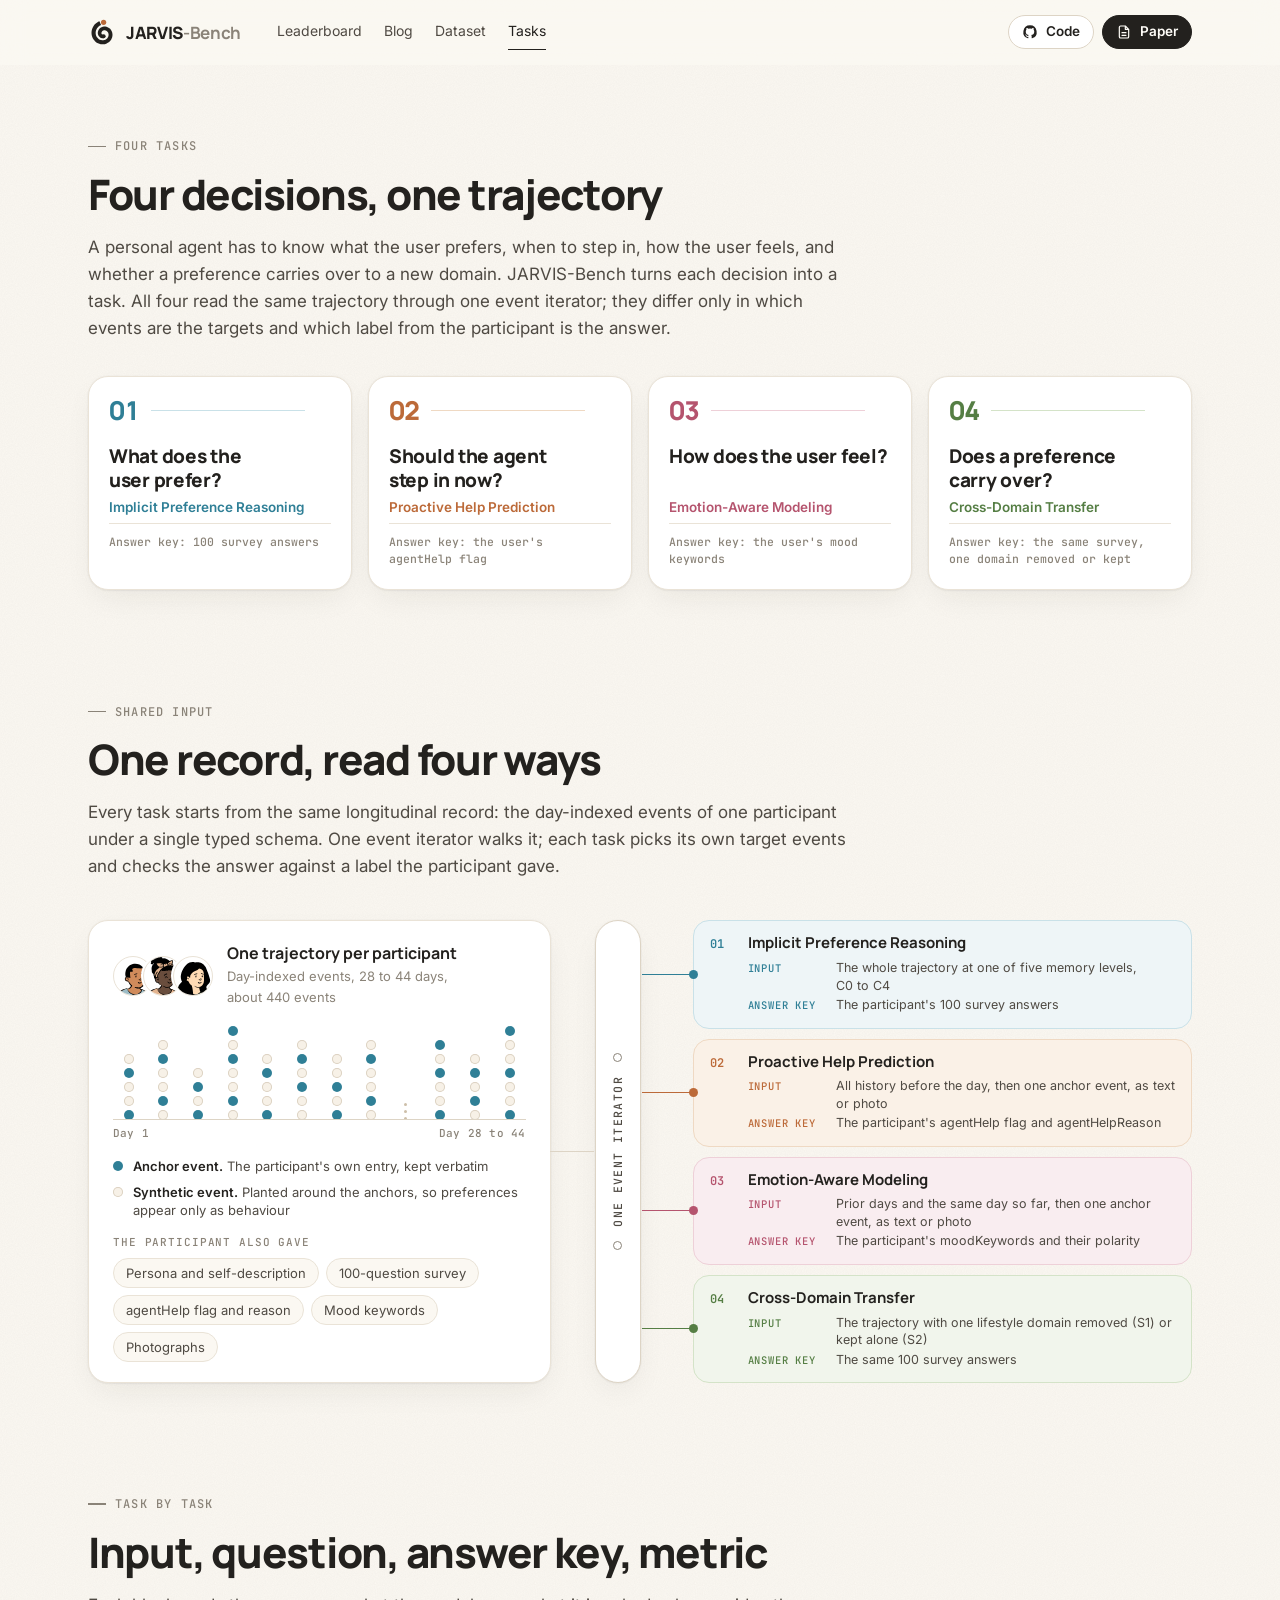
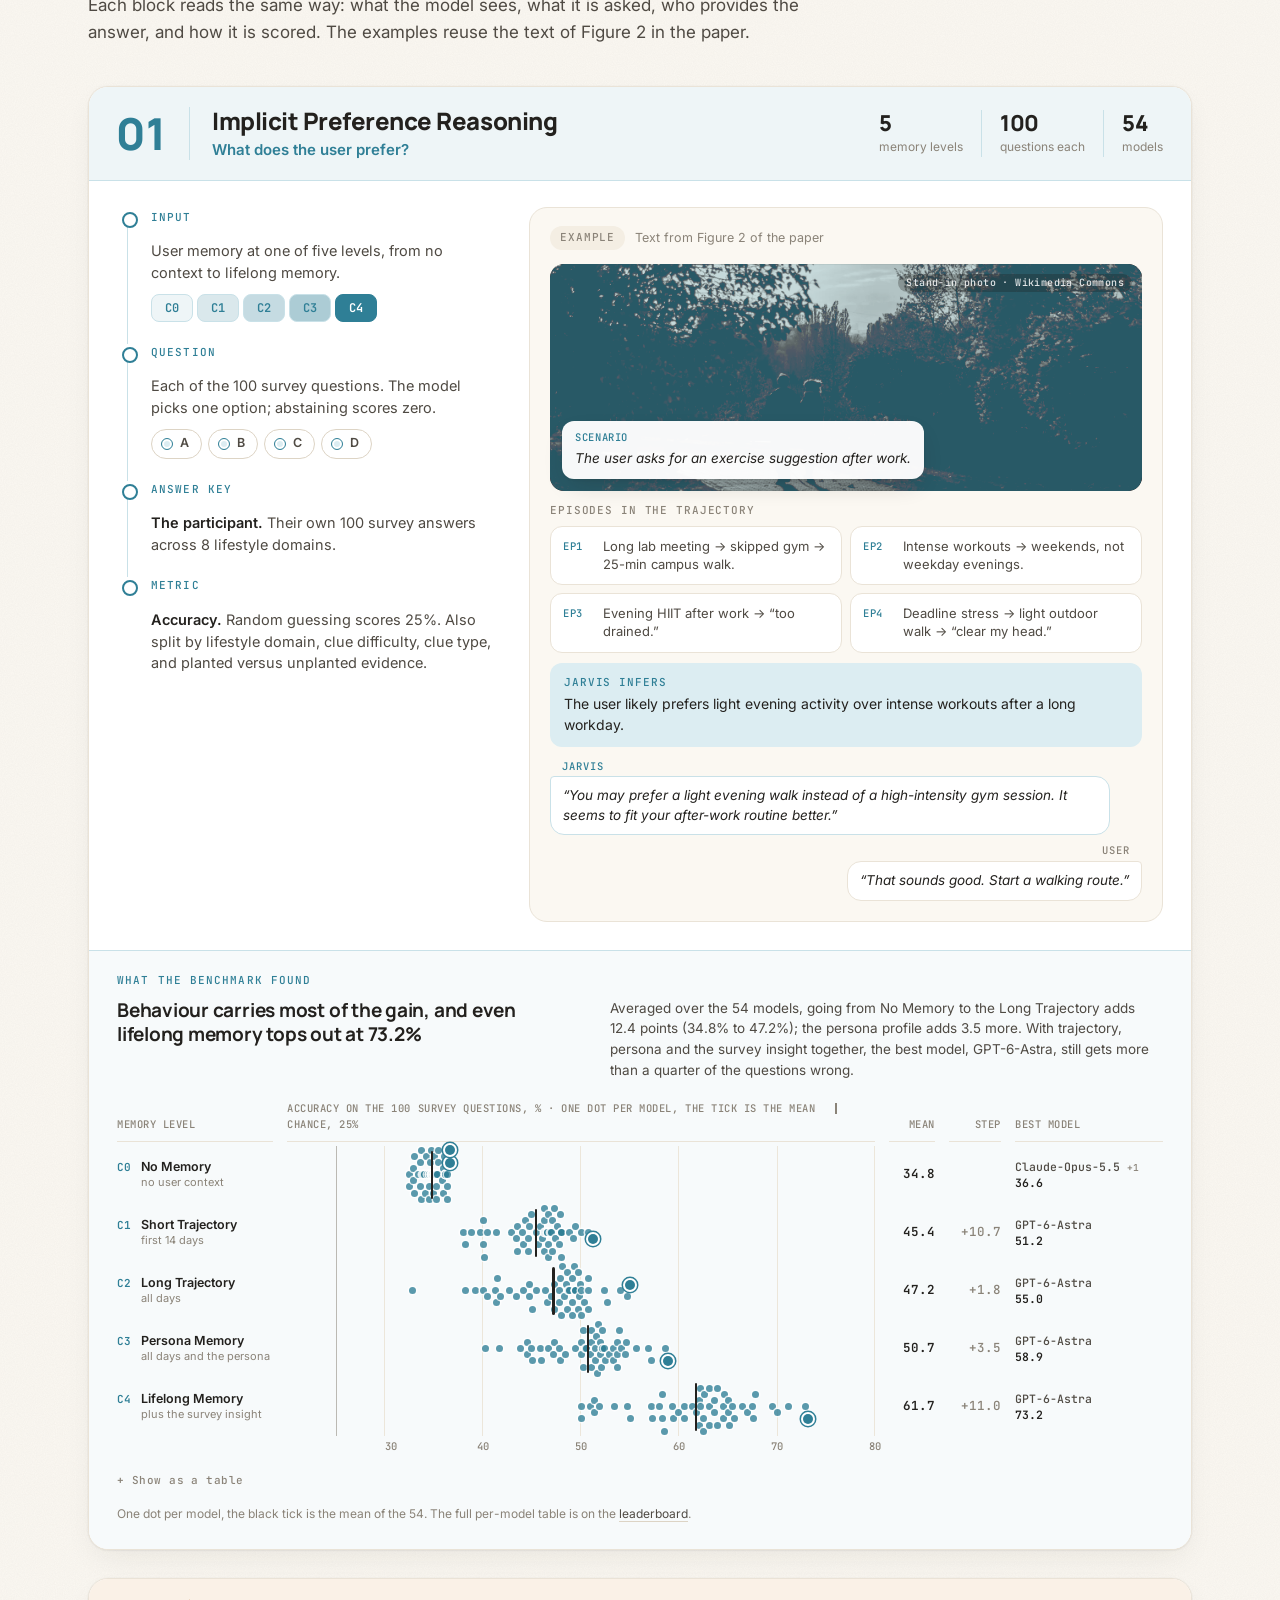
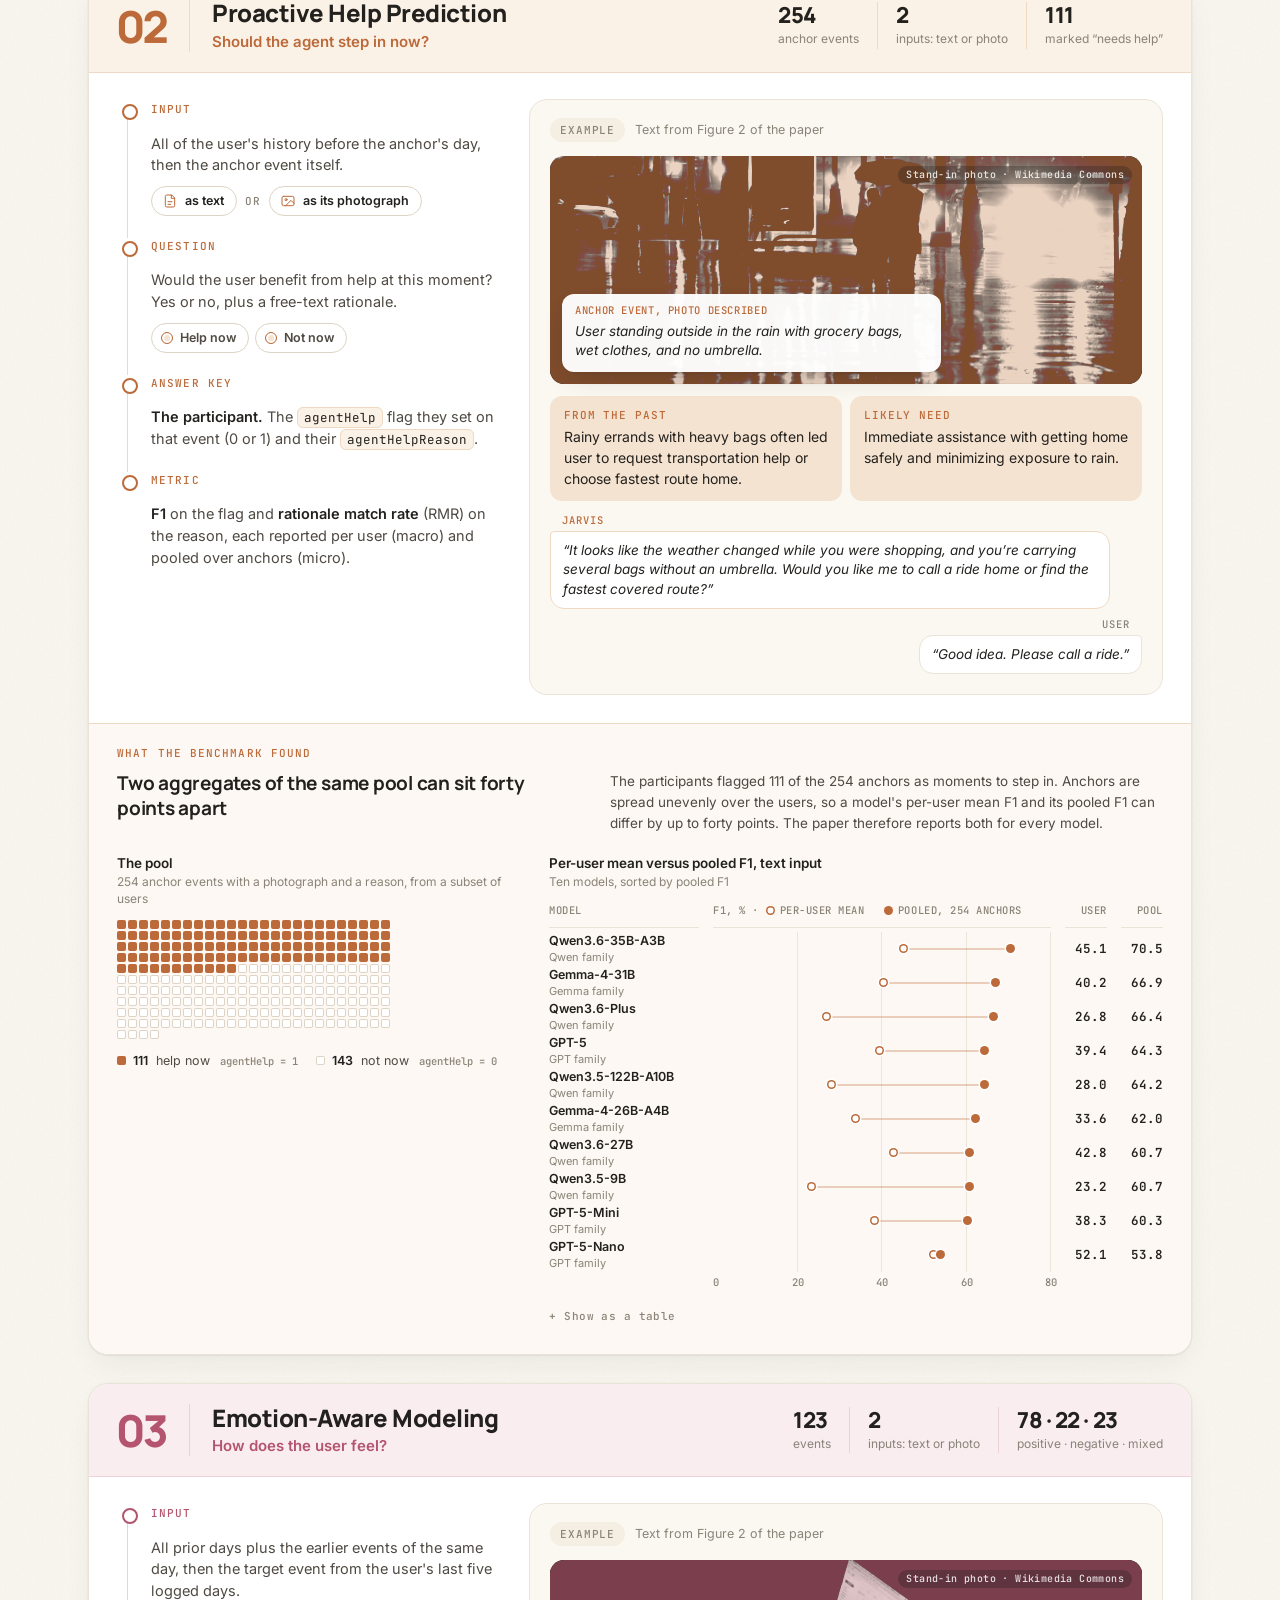
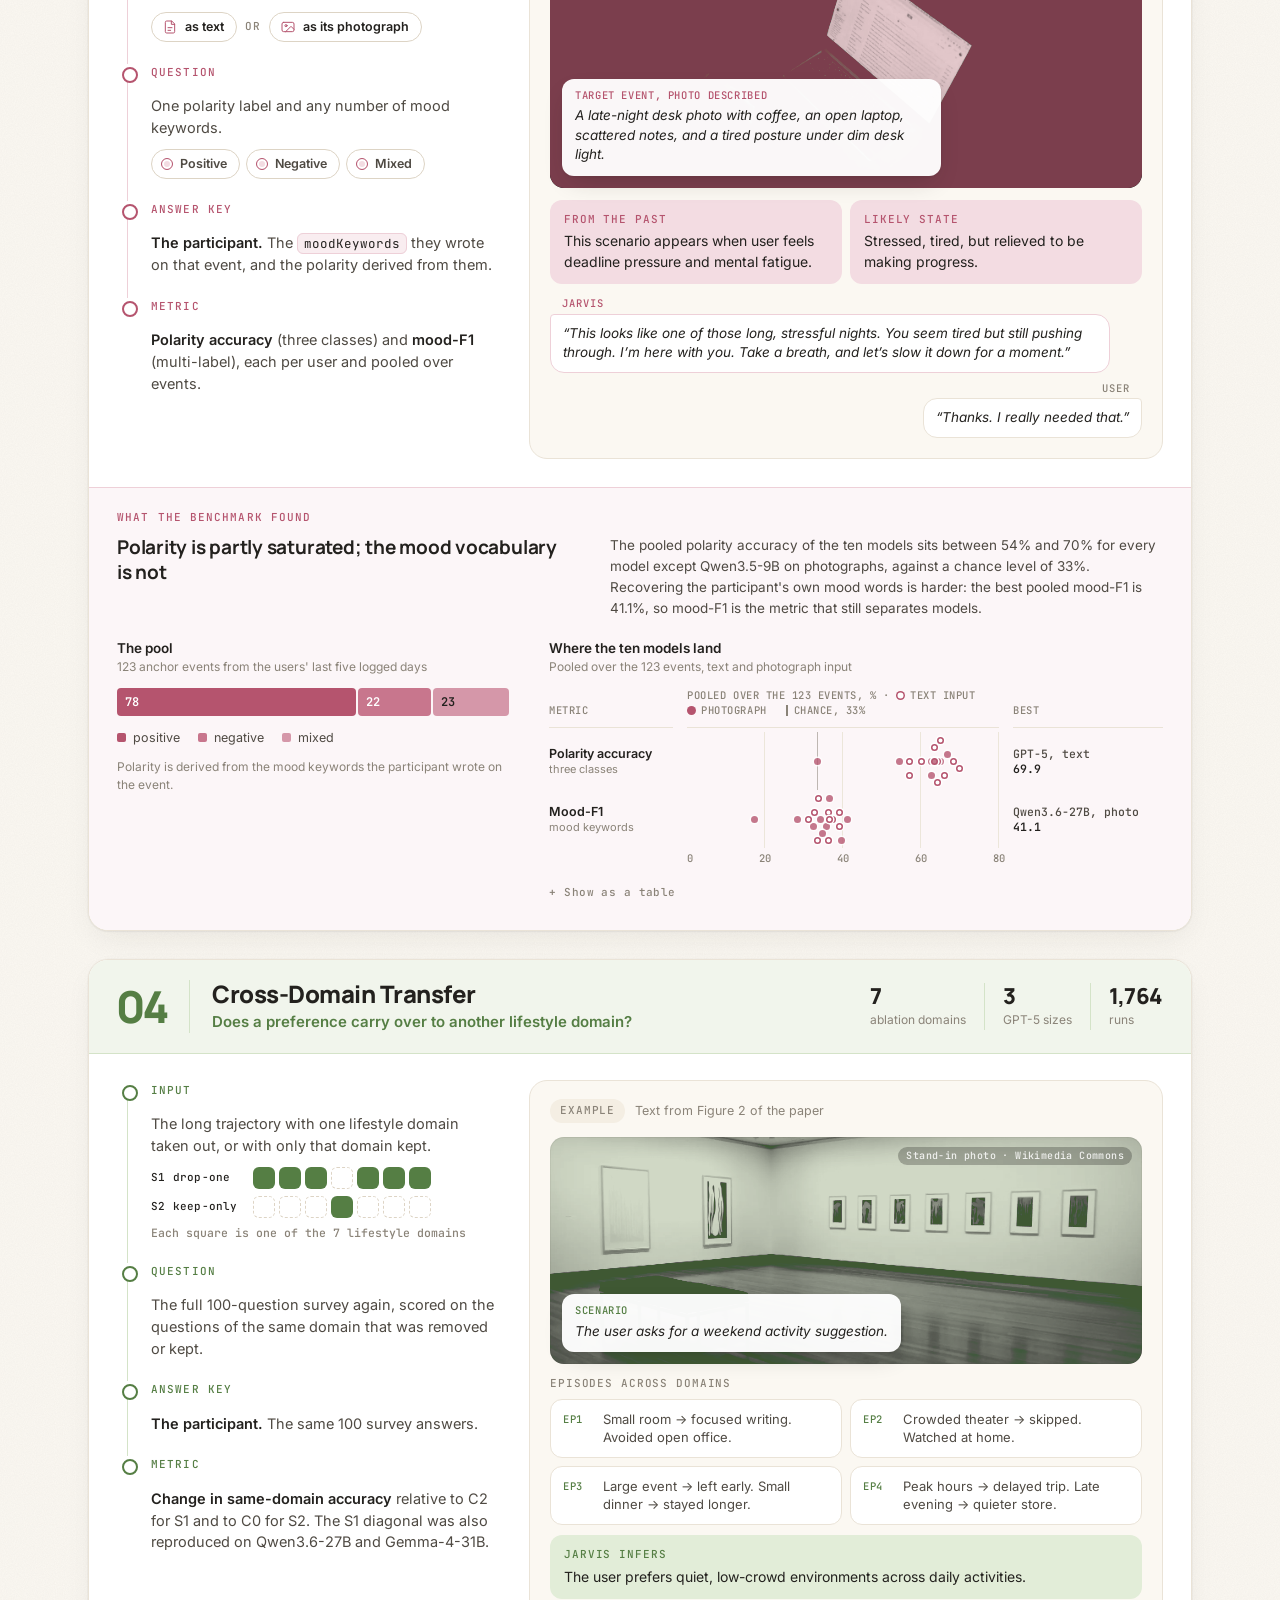
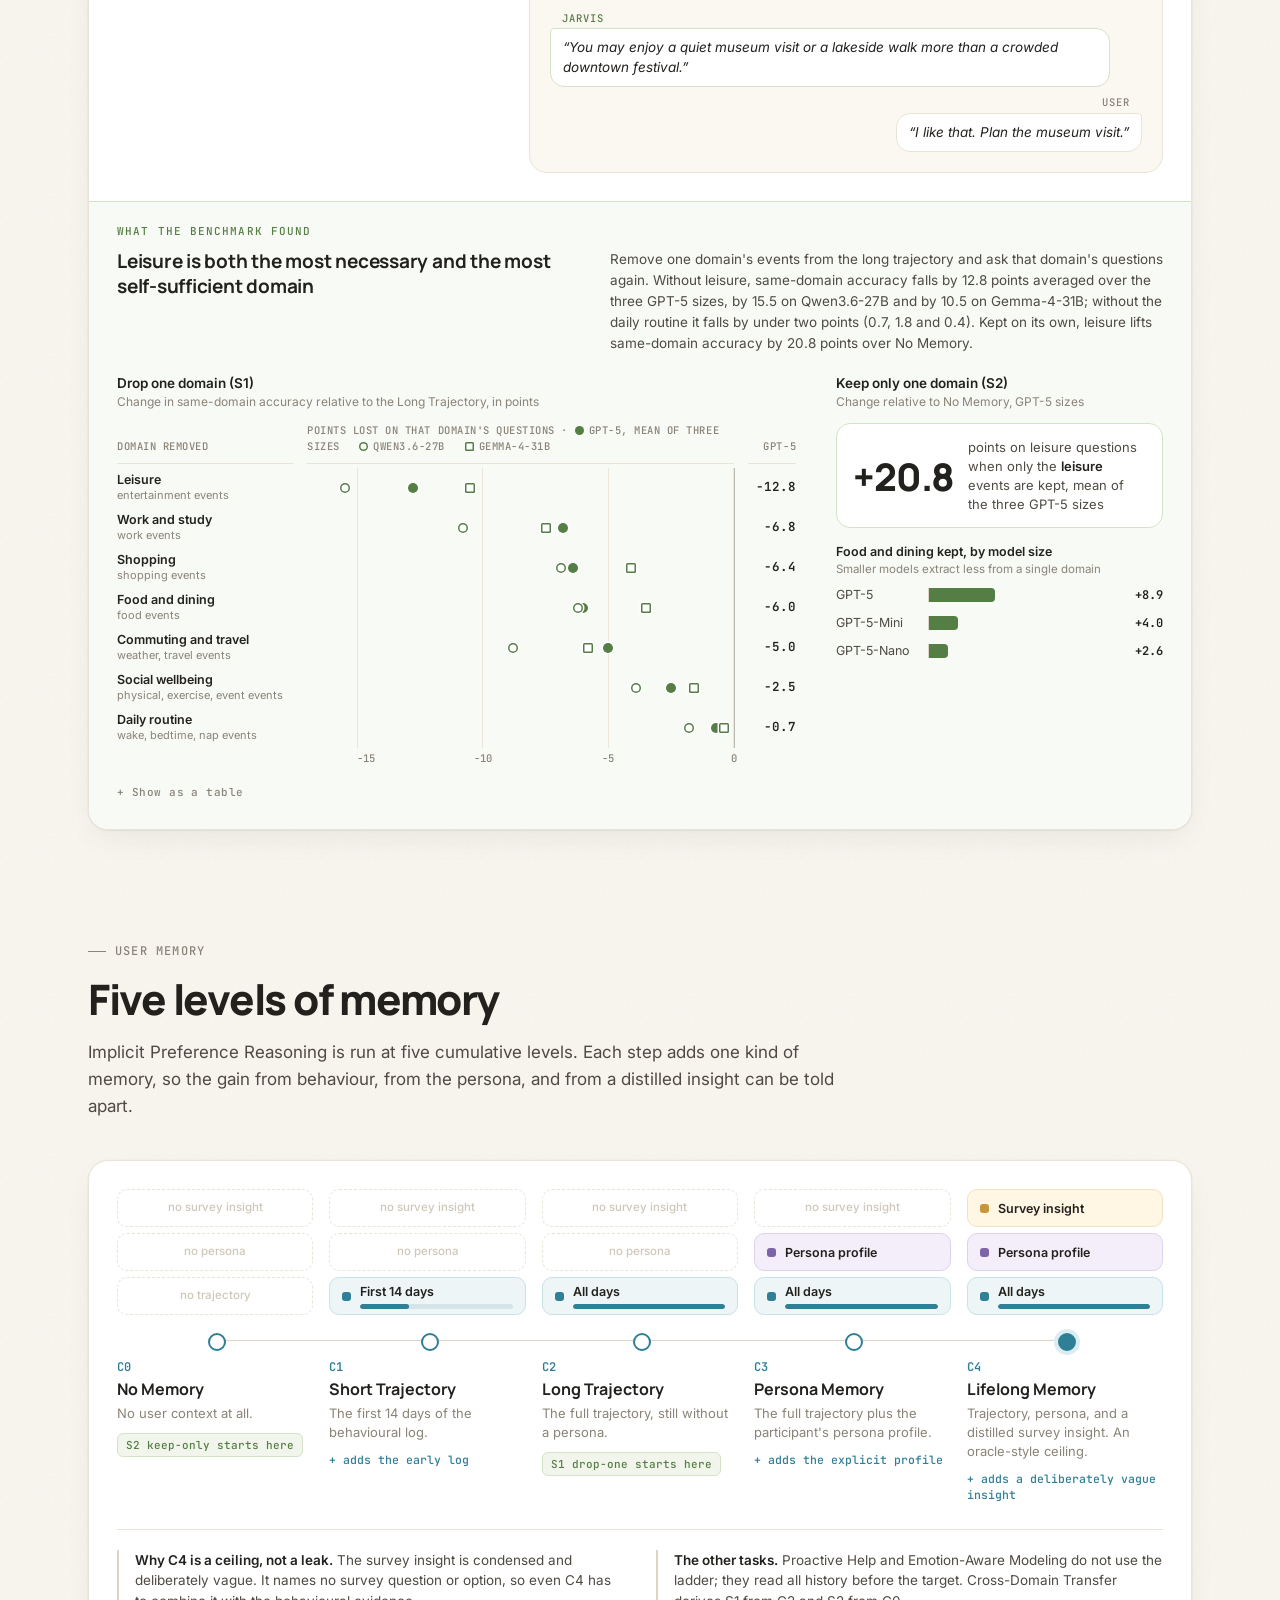
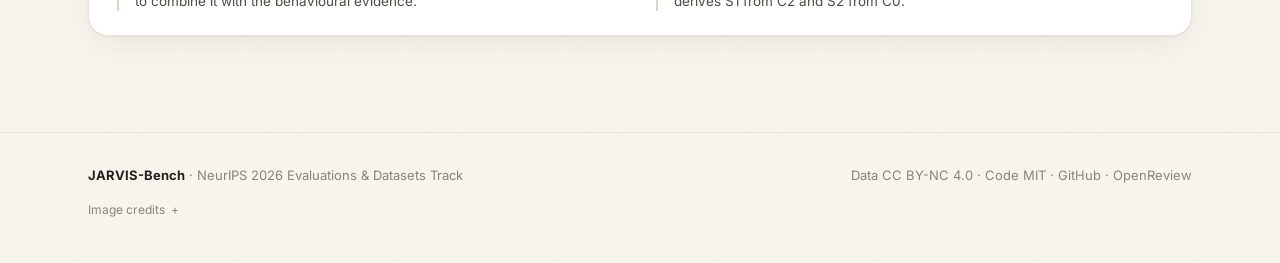
<file: jarvis-bench/tasks.html>
<!doctype html>
<html lang="en">
<head>
<meta charset="utf-8">
<meta name="viewport" content="width=device-width, initial-scale=1">
<title>Tasks · JARVIS-Bench</title>
<meta name="description" content="JARVIS-Bench evaluates personal intelligence agents on 28 to 44 days of real users' daily traces: implicit preferences, proactive help, emotion, and cross-domain transfer. NeurIPS 2026 Evaluations & Datasets Track.">
<link rel="icon" href="assets/favicon.svg" type="image/svg+xml">
<link rel="preconnect" href="https://fonts.googleapis.com">
<link rel="preconnect" href="https://fonts.gstatic.com" crossorigin>
<link href="https://fonts.googleapis.com/css2?family=Inter:wght@400;500;600;700&family=JetBrains+Mono:wght@400;500;600&family=Manrope:wght@500;600;700;800&display=swap" rel="stylesheet">
<link rel="stylesheet" href="assets/style.css?v=affiliations-20261111">
<link rel="stylesheet" href="assets/page-tasks.css">
</head>
<body class="page-tasks">

<svg width="0" height="0" style="position:absolute">
  <symbol id="i-paper" viewBox="0 0 24 24"><path fill="none" stroke="currentColor" stroke-width="1.8" stroke-linecap="round" stroke-linejoin="round" d="M14 3H7a2 2 0 0 0-2 2v14a2 2 0 0 0 2 2h10a2 2 0 0 0 2-2V8zM14 3v5h5M9 13h6M9 17h6"/></symbol>
  <symbol id="i-gh" viewBox="0 0 24 24"><path fill="currentColor" d="M12 2a10 10 0 0 0-3.16 19.49c.5.09.68-.22.68-.48v-1.7c-2.78.6-3.37-1.34-3.37-1.34-.45-1.16-1.11-1.47-1.11-1.47-.91-.62.07-.6.07-.6 1 .07 1.53 1.03 1.53 1.03.89 1.53 2.34 1.09 2.91.83.09-.65.35-1.09.63-1.34-2.22-.25-4.55-1.11-4.55-4.94 0-1.09.39-1.98 1.03-2.68-.1-.25-.45-1.27.1-2.64 0 0 .84-.27 2.75 1.02a9.58 9.58 0 0 1 5 0c1.91-1.29 2.75-1.02 2.75-1.02.55 1.37.2 2.39.1 2.64.64.7 1.03 1.59 1.03 2.68 0 3.84-2.34 4.68-4.57 4.93.36.31.68.92.68 1.85v2.74c0 .27.18.58.69.48A10 10 0 0 0 12 2z"/></symbol>
  <symbol id="i-db" viewBox="0 0 24 24"><g fill="none" stroke="currentColor" stroke-width="1.8" stroke-linecap="round"><ellipse cx="12" cy="5.5" rx="7.5" ry="2.8"/><path d="M4.5 5.5v6.5c0 1.55 3.36 2.8 7.5 2.8s7.5-1.25 7.5-2.8V5.5M4.5 12v6.5c0 1.55 3.36 2.8 7.5 2.8s7.5-1.25 7.5-2.8V12"/></g></symbol>
  <symbol id="i-down" viewBox="0 0 24 24"><path fill="none" stroke="currentColor" stroke-width="1.8" stroke-linecap="round" stroke-linejoin="round" d="M12 5v14M6 13l6 6 6-6"/></symbol>
  <symbol id="i-arrow" viewBox="0 0 24 24"><path fill="none" stroke="currentColor" stroke-width="1.8" stroke-linecap="round" stroke-linejoin="round" d="M5 12h14M13 6l6 6-6 6"/></symbol>
  <symbol id="i-copy" viewBox="0 0 24 24"><g fill="none" stroke="currentColor" stroke-width="1.8" stroke-linejoin="round"><rect x="9" y="9" width="11" height="11" rx="2.5"/><path d="M15 5.5V5a2 2 0 0 0-2-2H6a2 2 0 0 0-2 2v7a2 2 0 0 0 2 2h.5"/></g></symbol>
  <symbol id="i-img" viewBox="0 0 24 24"><g fill="none" stroke="currentColor" stroke-width="1.8" stroke-linejoin="round"><rect x="3" y="4" width="18" height="16" rx="3"/><circle cx="9" cy="10" r="1.8"/><path d="M21 16l-5-5-9 9"/></g></symbol>
</svg>

<header class="nav" id="nav">
  <div class="container nav-inner">
    <a class="brand" href="index.html"><img src="assets/mark-sm.svg" alt=""><span>JARVIS<span class="b2">-Bench</span></span></a>
    <nav class="nav-links">
      <a href="index.html#leaderboard">Leaderboard</a>
      <a href="blog.html">Blog</a>
      <a href="dataset.html">Dataset</a>
      <a href="tasks.html" class="active">Tasks</a>
    </nav>
    <div class="nav-cta">
      <a class="btn btn-sm" href="https://github.com/AgentMemoryWorld/JARVIS-Bench"><svg><use href="#i-gh"/></svg>Code</a>
      <a class="btn btn-sm btn-primary" href="https://openreview.net/forum?id=yGQt9wAGkS"><svg><use href="#i-paper"/></svg>Paper</a>
    </div>
  </div>
</header>

<main>

<svg width="0" height="0" style="position:absolute" aria-hidden="true">
  <symbol id="tk-i-text" viewBox="0 0 24 24"><path fill="none" stroke="currentColor" stroke-width="1.5" stroke-linecap="round" stroke-linejoin="round" d="M14 3H7a2 2 0 0 0-2 2v14a2 2 0 0 0 2 2h10a2 2 0 0 0 2-2V8zM14 3v5h5M9 13h6M9 17h4"/></symbol>
  <symbol id="tk-i-photo" viewBox="0 0 24 24"><g fill="none" stroke="currentColor" stroke-width="1.5" stroke-linecap="round" stroke-linejoin="round"><rect x="3" y="5" width="18" height="14" rx="2.5"/><circle cx="9" cy="10" r="1.6"/><path d="M21 15.5l-4.5-4.5-8 8"/></g></symbol>
</svg>

<section class="section first" id="tasks">
  <div class="container">
    <div class="section-head tk-head">
      <span class="eyebrow">Four tasks</span>
      <h2>Four decisions, one trajectory</h2>
      <p class="intro">A personal agent has to know what the user prefers, when to step in, how the user feels, and whether a preference carries over to a new domain. JARVIS-Bench turns each decision into a task. All four read the same trajectory through one event iterator; they differ only in which events are the targets and which label from the participant is the answer.</p>
    </div>

    <nav class="tk-decisions" aria-label="The four tasks">
      <a class="tk-dec tk-c-ipr" href="#implicit-preference">
        <span class="tk-dec-no">01</span>
        <span class="tk-dec-q">What does the user&nbsp;prefer?</span>
        <span class="tk-dec-t">Implicit Preference Reasoning</span>
        <span class="tk-dec-k">Answer key: 100 survey answers</span>
        <svg class="tk-dec-arrow" width="16" height="16"><use href="#i-down"/></svg>
      </a>
      <a class="tk-dec tk-c-pro" href="#proactive-help">
        <span class="tk-dec-no">02</span>
        <span class="tk-dec-q">Should the agent step&nbsp;in&nbsp;now?</span>
        <span class="tk-dec-t">Proactive Help Prediction</span>
        <span class="tk-dec-k">Answer key: the user's agentHelp flag</span>
        <svg class="tk-dec-arrow" width="16" height="16"><use href="#i-down"/></svg>
      </a>
      <a class="tk-dec tk-c-emo" href="#emotion-aware">
        <span class="tk-dec-no">03</span>
        <span class="tk-dec-q">How does the user&nbsp;feel?</span>
        <span class="tk-dec-t">Emotion-Aware Modeling</span>
        <span class="tk-dec-k">Answer key: the user's mood keywords</span>
        <svg class="tk-dec-arrow" width="16" height="16"><use href="#i-down"/></svg>
      </a>
      <a class="tk-dec tk-c-cdt" href="#cross-domain">
        <span class="tk-dec-no">04</span>
        <span class="tk-dec-q">Does a preference carry&nbsp;over?</span>
        <span class="tk-dec-t">Cross-Domain Transfer</span>
        <span class="tk-dec-k">Answer key: the same survey, one domain removed or kept</span>
        <svg class="tk-dec-arrow" width="16" height="16"><use href="#i-down"/></svg>
      </a>
    </nav>
  </div>
</section>

<section class="section" id="shared-input">
  <div class="container">
    <div class="section-head">
      <span class="eyebrow">Shared input</span>
      <h2>One record, read four ways</h2>
      <p class="intro">Every task starts from the same longitudinal record: the day-indexed events of one participant under a single typed schema. One event iterator walks it; each task picks its own target events and checks the answer against a label the participant gave.</p>
    </div>

    <div class="tk-fan">
      <div class="tk-traj">
        <div class="tk-traj-head">
          <div class="tk-peeps" aria-hidden="true">
            <img src="assets/peeps/tk-1.svg" alt="" width="40" height="40">
            <img src="assets/peeps/tk-2.svg" alt="" width="40" height="40">
            <img src="assets/peeps/tk-3.svg" alt="" width="40" height="40">
          </div>
          <div><b>One trajectory per participant</b><span>Day-indexed events, 28 to 44 days, about&nbsp;440&nbsp;events</span></div>
        </div>

        <div class="tk-days" aria-label="Schematic of a trajectory: each column is one day, each dot one event">
          <div class="tk-day"><i class="a"></i><i class="s"></i><i class="s"></i><i class="a"></i><i class="s"></i></div>
          <div class="tk-day"><i class="s"></i><i class="a"></i><i class="s"></i><i class="s"></i><i class="a"></i><i class="s"></i></div>
          <div class="tk-day"><i class="a"></i><i class="s"></i><i class="a"></i><i class="s"></i></div>
          <div class="tk-day"><i class="s"></i><i class="a"></i><i class="s"></i><i class="s"></i><i class="a"></i><i class="s"></i><i class="a"></i></div>
          <div class="tk-day"><i class="a"></i><i class="s"></i><i class="s"></i><i class="a"></i><i class="s"></i></div>
          <div class="tk-day"><i class="s"></i><i class="s"></i><i class="a"></i><i class="s"></i><i class="a"></i><i class="s"></i></div>
          <div class="tk-day"><i class="a"></i><i class="s"></i><i class="a"></i><i class="s"></i><i class="s"></i></div>
          <div class="tk-day"><i class="s"></i><i class="a"></i><i class="s"></i><i class="s"></i><i class="a"></i><i class="s"></i></div>
          <div class="tk-day gap"><i></i><i></i><i></i></div>
          <div class="tk-day"><i class="a"></i><i class="s"></i><i class="s"></i><i class="a"></i><i class="s"></i><i class="a"></i></div>
          <div class="tk-day"><i class="s"></i><i class="a"></i><i class="s"></i><i class="a"></i><i class="s"></i></div>
          <div class="tk-day"><i class="a"></i><i class="s"></i><i class="s"></i><i class="a"></i><i class="s"></i><i class="s"></i><i class="a"></i></div>
        </div>
        <div class="tk-axis"><span>Day 1</span><span>Day 28 to 44</span></div>

        <div class="tk-legend">
          <div><i class="a"></i><span><b>Anchor event.</b> The participant's own entry, kept verbatim</span></div>
          <div><i class="s"></i><span><b>Synthetic event.</b> Planted around the anchors, so preferences appear only as behaviour</span></div>
        </div>

        <div class="tk-given">
          <div class="tk-given-k">The participant also gave</div>
          <div class="tk-chips">
            <span class="tk-chip">Persona and self-description</span>
            <span class="tk-chip">100-question survey</span>
            <span class="tk-chip">agentHelp flag and reason</span>
            <span class="tk-chip">Mood keywords</span>
            <span class="tk-chip">Photographs</span>
          </div>
        </div>
      </div>

      <div class="tk-gutter"></div>

      <div class="tk-spine"><span>One event iterator</span></div>

      <div class="tk-gutter"></div>

      <div class="tk-outs">
        <a class="tk-row tk-c-ipr" href="#implicit-preference">
          <span class="tk-row-no">01</span>
          <div>
            <b>Implicit Preference Reasoning</b>
            <div class="tk-row-spec"><span class="k">Input</span><span>The whole trajectory at one of five memory levels, C0&nbsp;to&nbsp;C4</span><span class="k">Answer key</span><span>The participant's 100 survey answers</span></div>
          </div>
        </a>
        <a class="tk-row tk-c-pro" href="#proactive-help">
          <span class="tk-row-no">02</span>
          <div>
            <b>Proactive Help Prediction</b>
            <div class="tk-row-spec"><span class="k">Input</span><span>All history before the day, then one anchor event, as text or photo</span><span class="k">Answer key</span><span>The participant's agentHelp flag and agentHelpReason</span></div>
          </div>
        </a>
        <a class="tk-row tk-c-emo" href="#emotion-aware">
          <span class="tk-row-no">03</span>
          <div>
            <b>Emotion-Aware Modeling</b>
            <div class="tk-row-spec"><span class="k">Input</span><span>Prior days and the same day so far, then one anchor event, as text or photo</span><span class="k">Answer key</span><span>The participant's moodKeywords and their polarity</span></div>
          </div>
        </a>
        <a class="tk-row tk-c-cdt" href="#cross-domain">
          <span class="tk-row-no">04</span>
          <div>
            <b>Cross-Domain Transfer</b>
            <div class="tk-row-spec"><span class="k">Input</span><span>The trajectory with one lifestyle domain removed (S1) or kept alone (S2)</span><span class="k">Answer key</span><span>The same 100 survey answers</span></div>
          </div>
        </a>
      </div>
    </div>
  </div>
</section>

<section class="section" id="task-cards">
  <div class="container">
    <div class="section-head">
      <span class="eyebrow">Task by task</span>
      <h2>Input, question, answer key, metric</h2>
      <p class="intro">Each block reads the same way: what the model sees, what it is asked, who provides the answer, and how it is scored. The examples reuse the text of Figure 2 in the paper.</p>
    </div>

    <!-- 1 · Implicit Preference Reasoning -->
    <article class="tk-task tk-c-ipr" id="implicit-preference">
      <header class="tk-task-head">
        <span class="tk-task-num" aria-label="Task 1">01</span>
        <div class="tk-task-title">
          <h3>Implicit Preference Reasoning</h3>
          <p>What does the user prefer?</p>
        </div>
        <div class="tk-pool"><div class="tk-stat"><b>5</b><span>memory levels</span></div><div class="tk-stat"><b>100</b><span>questions each</span></div><div class="tk-stat"><b>54</b><span>models</span></div></div>
      </header>
      <div class="tk-task-body">
        <ol class="tk-spec">
          <li>
            <span class="tk-spec-k">Input</span>
            <div class="tk-spec-v">User memory at one of five levels, from no context to lifelong memory.
              <div class="tk-mini-ladder"><a href="#ladder">C0</a><a href="#ladder">C1</a><a href="#ladder">C2</a><a href="#ladder">C3</a><a href="#ladder">C4</a></div>
            </div>
          </li>
          <li>
            <span class="tk-spec-k">Question</span>
            <div class="tk-spec-v">Each of the 100 survey questions. The model picks one option; abstaining scores zero.
              <div class="tk-opts"><span>A</span><span>B</span><span>C</span><span>D</span></div>
            </div>
          </li>
          <li>
            <span class="tk-spec-k">Answer key</span>
            <div class="tk-spec-v"><b>The participant.</b> Their own 100 survey answers across 8 lifestyle domains.</div>
          </li>
          <li>
            <span class="tk-spec-k">Metric</span>
            <div class="tk-spec-v"><b>Accuracy.</b> Random guessing scores 25%. Also split by lifestyle domain, clue difficulty, clue type, and planted versus unplanted evidence.</div>
          </li>
        </ol>

        <div class="tk-ex">
          <div class="tk-ex-head"><span class="tk-ex-tag">Example</span><span class="tk-ex-src">Text from Figure 2 of the paper</span></div>
          <!-- Scene: stand-in photograph from Wikimedia Commons (credits in assets/photos/CREDITS.md), shown as a duotone in the task colour -->
          <figure class="tk-shot">
            <div class="tk-shot-im" title="Stand-in photograph: Krzysztof Popławski, Wikimedia Commons, CC BY-SA 4.0"><img src="assets/photos/tasks-walk.webp" alt="" width="1400" height="932"><span class="tk-shot-cr">Stand-in photo · Wikimedia Commons</span></div>
            <figcaption><span class="tk-shot-k">Scenario</span><p>The user asks for an exercise suggestion after work.</p></figcaption>
          </figure>
          <div class="tk-ex-k">Episodes in the trajectory</div>
          <div class="tk-eps">
            <div class="tk-ep"><b>EP1</b><span>Long lab meeting → skipped gym → 25-min campus walk.</span></div>
            <div class="tk-ep"><b>EP2</b><span>Intense workouts → weekends, not weekday evenings.</span></div>
            <div class="tk-ep"><b>EP3</b><span>Evening HIIT after work → “too drained.”</span></div>
            <div class="tk-ep"><b>EP4</b><span>Deadline stress → light outdoor walk → “clear my head.”</span></div>
          </div>
          <div class="tk-infer"><span class="tk-ex-k">Jarvis infers</span>The user likely prefers light evening activity over intense workouts after a long workday.</div>
          <div class="tk-chat">
            <div class="tk-msg"><span class="tk-who">Jarvis</span><div class="b">“You may prefer a light evening walk instead of a high-intensity gym session. It seems to fit your after-work routine better.”</div></div>
            <div class="tk-msg user"><span class="tk-who">User</span><div class="b">“That sounds good. Start a walking route.”</div></div>
          </div>
        </div>
      </div>
      <!-- What the benchmark found. Numbers: per-level means and best models are computed in assets/page-tasks.js from window.JB_DATA.ipr
           (assets/data.js = Appendix D tab:matrix-a / tab:matrix-b, 54 models). The 34.8 to 47.2 step and the 3.5-point persona gain are
           Section 4 Finding 1; the 73.2 ceiling and "more than a quarter of questions incorrect" are Finding 2 (Sections/05_Discussion.tex). -->
      <div class="tk-find">
        <div class="tk-find-head">
          <span class="tk-find-k">What the benchmark found</span>
          <h4>Behaviour carries most of the gain, and even lifelong memory tops out at 73.2%</h4>
          <p>Averaged over the 54 models, going from No Memory to the Long Trajectory adds 12.4 points (34.8% to 47.2%); the persona profile adds 3.5 more. With trajectory, persona and the survey insight together, the best model, GPT-6-Astra, still gets more than a quarter of the questions wrong.</p>
        </div>
        <div class="tk-viz" id="viz-ladder"></div>
        <p class="tk-find-src">One dot per model, the black tick is the mean of the 54. The full per-model table is on the <a href="index.html#leaderboard">leaderboard</a>.</p>
      </div>
    </article>

    <!-- 2 · Proactive Help Prediction -->
    <article class="tk-task tk-c-pro" id="proactive-help">
      <header class="tk-task-head">
        <span class="tk-task-num" aria-label="Task 2">02</span>
        <div class="tk-task-title">
          <h3>Proactive Help Prediction</h3>
          <p>Should the agent step in now?</p>
        </div>
        <div class="tk-pool"><div class="tk-stat"><b>254</b><span>anchor events</span></div><div class="tk-stat"><b>2</b><span>inputs: text or photo</span></div><div class="tk-stat"><b>111</b><span>marked “needs help”</span></div></div>
      </header>
      <div class="tk-task-body">
        <ol class="tk-spec">
          <li>
            <span class="tk-spec-k">Input</span>
            <div class="tk-spec-v">All of the user's history before the anchor's day, then the anchor event itself.
              <div class="tk-modes"><span><svg><use href="#tk-i-text"/></svg>as text</span><span class="or">or</span><span><svg><use href="#tk-i-photo"/></svg>as its photograph</span></div>
            </div>
          </li>
          <li>
            <span class="tk-spec-k">Question</span>
            <div class="tk-spec-v">Would the user benefit from help at this moment? Yes or no, plus a free-text rationale.
              <div class="tk-opts"><span>Help now</span><span>Not now</span></div>
            </div>
          </li>
          <li>
            <span class="tk-spec-k">Answer key</span>
            <div class="tk-spec-v"><b>The participant.</b> The <code>agentHelp</code> flag they set on that event (0 or 1) and their <code>agentHelpReason</code>.</div>
          </li>
          <li>
            <span class="tk-spec-k">Metric</span>
            <div class="tk-spec-v"><b>F1</b> on the flag and <b>rationale match rate</b> (RMR) on the reason, each reported per user (macro) and pooled over anchors (micro).</div>
          </li>
        </ol>

        <div class="tk-ex">
          <div class="tk-ex-head"><span class="tk-ex-tag">Example</span><span class="tk-ex-src">Text from Figure 2 of the paper</span></div>
          <!-- Scene: stand-in photograph from Wikimedia Commons (credits in assets/photos/CREDITS.md); participants' own photographs are not shown -->
          <figure class="tk-shot">
            <div class="tk-shot-im" title="Stand-in photograph: kishjar?, Wikimedia Commons, CC BY 4.0, cropped"><img src="assets/photos/tasks-rain.webp" alt="" width="1400" height="539"><span class="tk-shot-cr">Stand-in photo · Wikimedia Commons</span></div>
            <figcaption><span class="tk-shot-k">Anchor event, photo described</span><p>User standing outside in the rain with grocery bags, wet clothes, and no umbrella.</p></figcaption>
          </figure>
          <div class="tk-notes two">
            <div class="tk-infer"><span class="tk-ex-k">From the past</span>Rainy errands with heavy bags often led user to request transportation help or choose fastest route home.</div>
            <div class="tk-infer"><span class="tk-ex-k">Likely need</span>Immediate assistance with getting home safely and minimizing exposure to rain.</div>
          </div>
          <div class="tk-chat">
            <div class="tk-msg"><span class="tk-who">Jarvis</span><div class="b">“It looks like the weather changed while you were shopping, and you’re carrying several bags without an umbrella. Would you like me to call a ride home or find the fastest covered route?”</div></div>
            <div class="tk-msg user"><span class="tk-who">User</span><div class="b">“Good idea. Please call a ride.”</div></div>
          </div>
        </div>
      </div>
      <!-- What the benchmark found. Numbers: the pool of 254 anchors with 111 positive and 143 negative over a subset of users is Section 4
           (Proactive Help protocol, Sections/04_Result.tex) and Appendix N sec:app-val-selection; per-user versus pooled F1 for the ten
           models is tab:proactive (assets/data.js); the up-to-forty-point gap is computed from those values (Qwen3.6-Plus: 26.8 vs 66.4). -->
      <div class="tk-find">
        <div class="tk-find-head">
          <span class="tk-find-k">What the benchmark found</span>
          <h4>Two aggregates of the same pool can sit forty points apart</h4>
          <p>The participants flagged 111 of the 254 anchors as moments to step in. Anchors are spread unevenly over the users, so a model's per-user mean F1 and its pooled F1 can differ by up to forty points. The paper therefore reports both for every model.</p>
        </div>
        <div class="tk-viz-grid">
          <div>
            <div class="tk-viz-t">The pool<small>254 anchor events with a photograph and a reason, from a subset of users</small></div>
            <div class="tk-viz" id="viz-waffle"></div>
          </div>
          <div>
            <div class="tk-viz-t">Per-user mean versus pooled F1, text input<small>Ten models, sorted by pooled F1</small></div>
            <div class="tk-viz" id="viz-dumbbell"></div>
          </div>
        </div>
      </div>
    </article>

    <!-- 3 · Emotion-Aware Modeling -->
    <article class="tk-task tk-c-emo" id="emotion-aware">
      <header class="tk-task-head">
        <span class="tk-task-num" aria-label="Task 3">03</span>
        <div class="tk-task-title">
          <h3>Emotion-Aware Modeling</h3>
          <p>How does the user feel?</p>
        </div>
        <div class="tk-pool"><div class="tk-stat"><b>123</b><span>events</span></div><div class="tk-stat"><b>2</b><span>inputs: text or photo</span></div><div class="tk-stat"><b>78 · 22 · 23</b><span>positive · negative · mixed</span></div></div>
      </header>
      <div class="tk-task-body">
        <ol class="tk-spec">
          <li>
            <span class="tk-spec-k">Input</span>
            <div class="tk-spec-v">All prior days plus the earlier events of the same day, then the target event from the user's last five logged days.
              <div class="tk-modes"><span><svg><use href="#tk-i-text"/></svg>as text</span><span class="or">or</span><span><svg><use href="#tk-i-photo"/></svg>as its photograph</span></div>
            </div>
          </li>
          <li>
            <span class="tk-spec-k">Question</span>
            <div class="tk-spec-v">One polarity label and any number of mood keywords.
              <div class="tk-opts"><span>Positive</span><span>Negative</span><span>Mixed</span></div>
            </div>
          </li>
          <li>
            <span class="tk-spec-k">Answer key</span>
            <div class="tk-spec-v"><b>The participant.</b> The <code>moodKeywords</code> they wrote on that event, and the polarity derived from them.</div>
          </li>
          <li>
            <span class="tk-spec-k">Metric</span>
            <div class="tk-spec-v"><b>Polarity accuracy</b> (three classes) and <b>mood-F1</b> (multi-label), each per user and pooled over events.</div>
          </li>
        </ol>

        <div class="tk-ex">
          <div class="tk-ex-head"><span class="tk-ex-tag">Example</span><span class="tk-ex-src">Text from Figure 2 of the paper</span></div>
          <!-- Scene: stand-in photograph from Wikimedia Commons (credits in assets/photos/CREDITS.md); participants' own photographs are not shown -->
          <figure class="tk-shot">
            <div class="tk-shot-im" title="Stand-in photograph: Jay Wennington, Wikimedia Commons, CC0"><img src="assets/photos/tasks-night.webp" alt="" width="1400" height="934"><span class="tk-shot-cr">Stand-in photo · Wikimedia Commons</span></div>
            <figcaption><span class="tk-shot-k">Target event, photo described</span><p>A late-night desk photo with coffee, an open laptop, scattered notes, and a tired posture under dim desk light.</p></figcaption>
          </figure>
          <div class="tk-notes two">
            <div class="tk-infer"><span class="tk-ex-k">From the past</span>This scenario appears when user feels deadline pressure and mental fatigue.</div>
            <div class="tk-infer"><span class="tk-ex-k">Likely state</span>Stressed, tired, but relieved to be making progress.</div>
          </div>
          <div class="tk-chat">
            <div class="tk-msg"><span class="tk-who">Jarvis</span><div class="b">“This looks like one of those long, stressful nights. You seem tired but still pushing through. I’m here with you. Take a breath, and let’s slow it down for a moment.”</div></div>
            <div class="tk-msg user"><span class="tk-who">User</span><div class="b">“Thanks. I really needed that.”</div></div>
          </div>
        </div>
      </div>
      <!-- What the benchmark found. Numbers: 123 events = 78 positive, 22 negative, 23 mixed (Section 4, Emotion-Aware protocol; Appendix N);
           pooled polarity accuracy and mood-F1 for the ten models with text and photograph input are tab:emotion (assets/data.js); the 41.1
           mood-F1 ceiling and "polarity is partly saturated" are Section 4.3 Findings 1 and 2 (Sections/05_Discussion.tex). -->
      <div class="tk-find">
        <div class="tk-find-head">
          <span class="tk-find-k">What the benchmark found</span>
          <h4>Polarity is partly saturated; the mood vocabulary is not</h4>
          <p>The pooled polarity accuracy of the ten models sits between 54% and 70% for every model except Qwen3.5-9B on photographs, against a chance level of 33%. Recovering the participant's own mood words is harder: the best pooled mood-F1 is 41.1%, so mood-F1 is the metric that still separates models.</p>
        </div>
        <div class="tk-viz-grid">
          <div>
            <div class="tk-viz-t">The pool<small>123 anchor events from the users' last five logged days</small></div>
            <div class="tk-viz" id="viz-split"></div>
          </div>
          <div>
            <div class="tk-viz-t">Where the ten models land<small>Pooled over the 123 events, text and photograph input</small></div>
            <div class="tk-viz" id="viz-strips"></div>
          </div>
        </div>
      </div>
    </article>

    <!-- 4 · Cross-Domain Transfer -->
    <article class="tk-task tk-c-cdt" id="cross-domain">
      <header class="tk-task-head">
        <span class="tk-task-num" aria-label="Task 4">04</span>
        <div class="tk-task-title">
          <h3>Cross-Domain Transfer</h3>
          <p>Does a preference carry over to another lifestyle domain?</p>
        </div>
        <div class="tk-pool"><div class="tk-stat"><b>7</b><span>ablation domains</span></div><div class="tk-stat"><b>3</b><span>GPT-5 sizes</span></div><div class="tk-stat"><b>1,764</b><span>runs</span></div></div>
      </header>
      <div class="tk-task-body">
        <ol class="tk-spec">
          <li>
            <span class="tk-spec-k">Input</span>
            <div class="tk-spec-v">The long trajectory with one lifestyle domain taken out, or with only that domain kept.
              <div class="tk-abl">
                <div class="tk-abl-row"><span class="tk-abl-k">S1 drop-one</span><div class="tk-doms"><i></i><i></i><i></i><i class="off"></i><i></i><i></i><i></i></div></div>
                <div class="tk-abl-row"><span class="tk-abl-k">S2 keep-only</span><div class="tk-doms"><i class="off"></i><i class="off"></i><i class="off"></i><i></i><i class="off"></i><i class="off"></i><i class="off"></i></div></div>
                <div class="tk-abl-note">Each square is one of the 7 lifestyle domains</div>
              </div>
            </div>
          </li>
          <li>
            <span class="tk-spec-k">Question</span>
            <div class="tk-spec-v">The full 100-question survey again, scored on the questions of the same domain that was removed or kept.</div>
          </li>
          <li>
            <span class="tk-spec-k">Answer key</span>
            <div class="tk-spec-v"><b>The participant.</b> The same 100 survey answers.</div>
          </li>
          <li>
            <span class="tk-spec-k">Metric</span>
            <div class="tk-spec-v"><b>Change in same-domain accuracy</b> relative to C2 for S1 and to C0 for S2. The S1 diagonal was also reproduced on Qwen3.6-27B and Gemma-4-31B.</div>
          </li>
        </ol>

        <div class="tk-ex">
          <div class="tk-ex-head"><span class="tk-ex-tag">Example</span><span class="tk-ex-src">Text from Figure 2 of the paper</span></div>
          <!-- Scene: stand-in photograph from Wikimedia Commons (credits in assets/photos/CREDITS.md), shown as a duotone in the task colour -->
          <figure class="tk-shot">
            <div class="tk-shot-im" title="Stand-in photograph: Sgerbic, Wikimedia Commons, CC BY-SA 4.0"><img src="assets/photos/tasks-gallery.webp" alt="" width="1400" height="935"><span class="tk-shot-cr">Stand-in photo · Wikimedia Commons</span></div>
            <figcaption><span class="tk-shot-k">Scenario</span><p>The user asks for a weekend activity suggestion.</p></figcaption>
          </figure>
          <div class="tk-ex-k">Episodes across domains</div>
          <div class="tk-eps">
            <div class="tk-ep"><b>EP1</b><span>Small room → focused writing. Avoided open office.</span></div>
            <div class="tk-ep"><b>EP2</b><span>Crowded theater → skipped. Watched at home.</span></div>
            <div class="tk-ep"><b>EP3</b><span>Large event → left early. Small dinner → stayed longer.</span></div>
            <div class="tk-ep"><b>EP4</b><span>Peak hours → delayed trip. Late evening → quieter store.</span></div>
          </div>
          <div class="tk-infer"><span class="tk-ex-k">Jarvis infers</span>The user prefers quiet, low-crowd environments across daily activities.</div>
          <div class="tk-chat">
            <div class="tk-msg"><span class="tk-who">Jarvis</span><div class="b">“You may enjoy a quiet museum visit or a lakeside walk more than a crowded downtown festival.”</div></div>
            <div class="tk-msg user"><span class="tk-who">User</span><div class="b">“I like that. Plan the museum visit.”</div></div>
          </div>
        </div>
      </div>
      <!-- What the benchmark found. Numbers: the S1 drop-one diagonal for GPT-5 (mean of three sizes), Qwen3.6-27B and Gemma-4-31B is
           Appendix N tab:cdt-families (drawn by assets/page-tasks.js); the S2 keep-only values, leisure +20.8 and food_dining +8.9 / +4.0 / +2.6
           by GPT-5 size, are Section 4.3 Findings 1 and 3 (Sections/05_Discussion.tex); the event subdomains per domain are Appendix B tab:domain-mapping. -->
      <div class="tk-find">
        <div class="tk-find-head">
          <span class="tk-find-k">What the benchmark found</span>
          <h4>Leisure is both the most necessary and the most self-sufficient domain</h4>
          <p>Remove one domain's events from the long trajectory and ask that domain's questions again. Without leisure, same-domain accuracy falls by 12.8 points averaged over the three GPT-5 sizes, by 15.5 on Qwen3.6-27B and by 10.5 on Gemma-4-31B; without the daily routine it falls by under two points (0.7, 1.8 and 0.4). Kept on its own, leisure lifts same-domain accuracy by 20.8 points over No Memory.</p>
        </div>
        <div class="tk-viz-grid wide">
          <div>
            <div class="tk-viz-t">Drop one domain (S1)<small>Change in same-domain accuracy relative to the Long Trajectory, in points</small></div>
            <div class="tk-viz" id="viz-s1"></div>
          </div>
          <div>
            <div class="tk-viz-t">Keep only one domain (S2)<small>Change relative to No Memory, GPT-5 sizes</small></div>
            <div class="tk-hero"><b>+20.8</b><span>points on leisure questions when only the <em>leisure</em> events are kept, mean of the three GPT-5 sizes</span></div>
            <div class="tk-bars">
              <div class="tk-bars-t">Food and dining kept, by model size<small>Smaller models extract less from a single domain</small></div>
              <div class="tk-bar"><span>GPT-5</span><div class="t"><i style="width:35.6%"></i></div><b>+8.9</b></div>
              <div class="tk-bar"><span>GPT-5-Mini</span><div class="t"><i style="width:16%"></i></div><b>+4.0</b></div>
              <div class="tk-bar"><span>GPT-5-Nano</span><div class="t"><i style="width:10.4%"></i></div><b>+2.6</b></div>
            </div>
          </div>
        </div>
      </div>
    </article>
  </div>
</section>

<section class="section" id="ladder">
  <div class="container">
    <div class="section-head">
      <span class="eyebrow">User memory</span>
      <h2>Five levels of memory</h2>
      <p class="intro">Implicit Preference Reasoning is run at five cumulative levels. Each step adds one kind of memory, so the gain from behaviour, from the persona, and from a distilled insight can be told apart.</p>
    </div>

    <div class="tk-ladder-card">
      <ol class="tk-ladder">
        <li class="tk-lv">
          <div class="tk-stack">
            <div class="tk-layer ghost">no survey insight</div>
            <div class="tk-layer ghost">no persona</div>
            <div class="tk-layer ghost">no trajectory</div>
          </div>
          <div class="tk-lv-dot"></div>
          <div class="tk-lv-code">C0</div>
          <h4 class="tk-lv-name">No Memory</h4>
          <p class="tk-lv-desc">No user context at all.</p>
          <div class="tk-lv-tag tk-c-cdt">S2 keep-only starts here</div>
        </li>
        <li class="tk-lv">
          <div class="tk-stack">
            <div class="tk-layer ghost">no survey insight</div>
            <div class="tk-layer ghost">no persona</div>
            <div class="tk-layer on trj"><i class="tk-sw"></i><div><span>First 14 days</span><i class="tk-track"><i style="width:32%"></i></i></div></div>
          </div>
          <div class="tk-lv-dot"></div>
          <div class="tk-lv-code">C1</div>
          <h4 class="tk-lv-name">Short Trajectory</h4>
          <p class="tk-lv-desc">The first 14 days of the behavioural log.</p>
          <div class="tk-lv-add">adds the early log</div>
        </li>
        <li class="tk-lv">
          <div class="tk-stack">
            <div class="tk-layer ghost">no survey insight</div>
            <div class="tk-layer ghost">no persona</div>
            <div class="tk-layer on trj"><i class="tk-sw"></i><div><span>All days</span><i class="tk-track"><i style="width:100%"></i></i></div></div>
          </div>
          <div class="tk-lv-dot"></div>
          <div class="tk-lv-code">C2</div>
          <h4 class="tk-lv-name">Long Trajectory</h4>
          <p class="tk-lv-desc">The full trajectory, still without a persona.</p>
          <div class="tk-lv-tag tk-c-cdt">S1 drop-one starts here</div>
        </li>
        <li class="tk-lv">
          <div class="tk-stack">
            <div class="tk-layer ghost">no survey insight</div>
            <div class="tk-layer on per"><i class="tk-sw"></i><div><span>Persona profile</span></div></div>
            <div class="tk-layer on trj"><i class="tk-sw"></i><div><span>All days</span><i class="tk-track"><i style="width:100%"></i></i></div></div>
          </div>
          <div class="tk-lv-dot"></div>
          <div class="tk-lv-code">C3</div>
          <h4 class="tk-lv-name">Persona Memory</h4>
          <p class="tk-lv-desc">The full trajectory plus the participant's persona profile.</p>
          <div class="tk-lv-add">adds the explicit profile</div>
        </li>
        <li class="tk-lv top">
          <div class="tk-stack">
            <div class="tk-layer on ins"><i class="tk-sw"></i><div><span>Survey insight</span></div></div>
            <div class="tk-layer on per"><i class="tk-sw"></i><div><span>Persona profile</span></div></div>
            <div class="tk-layer on trj"><i class="tk-sw"></i><div><span>All days</span><i class="tk-track"><i style="width:100%"></i></i></div></div>
          </div>
          <div class="tk-lv-dot"></div>
          <div class="tk-lv-code">C4</div>
          <h4 class="tk-lv-name">Lifelong Memory</h4>
          <p class="tk-lv-desc">Trajectory, persona, and a distilled survey insight. An oracle-style ceiling.</p>
          <div class="tk-lv-add">adds a deliberately vague insight</div>
        </li>
      </ol>
      <div class="tk-ladder-foot">
        <div><p><b>Why C4 is a ceiling, not a leak.</b> The survey insight is condensed and deliberately vague. It names no survey question or option, so even C4 has to combine it with the behavioural evidence.</p></div>
        <div><p><b>The other tasks.</b> Proactive Help and Emotion-Aware Modeling do not use the ladder; they read all history before the target. Cross-Domain Transfer derives S1 from C2 and S2 from C0.</p></div>
      </div>
    </div>
  </div>
</section>

</main>

<footer>
  <div class="container foot">
    <div><b style="color:var(--ink)">JARVIS-Bench</b> · NeurIPS 2026 Evaluations &amp; Datasets Track</div>
    <div>Data CC BY-NC 4.0 · Code MIT · <a href="https://github.com/AgentMemoryWorld/JARVIS-Bench">GitHub</a> · <a href="https://openreview.net/forum?id=yGQt9wAGkS">OpenReview</a></div>
  </div>
  <div class="container credits"><details><summary>Image credits</summary><p>Illustrations: Open Peeps by Pablo Stanley (CC0). Photographs from Wikimedia Commons, cropped, resized and colour-toned for this site; adaptations of CC BY-SA photographs are shared under the same licence. Institution and model logos are trademarks of their owners.</p><ul><li><a href="https://commons.wikimedia.org/wiki/File:Christchurch_art_gallery_interior.jpg">Christchurch art gallery interior</a> by Sgerbic, <a href="https://creativecommons.org/licenses/by-sa/4.0/">CC BY-SA 4.0</a></li><li><a href="https://commons.wikimedia.org/wiki/File:Reading_mail_at_night_(Unsplash).jpg">Reading mail at night (Unsplash)</a> by Jay Wennington, <a href="https://creativecommons.org/publicdomain/zero/1.0/">CC0</a></li><li><a href="https://commons.wikimedia.org/wiki/File:Late_autumn_rainy_night_in_Moscow_(54889230493).jpg">Late autumn rainy night in Moscow (54889230493)</a> by kishjar?, <a href="https://creativecommons.org/licenses/by/4.0/">CC BY 4.0</a></li><li><a href="https://commons.wikimedia.org/wiki/File:Park_na_%C5%9Aroduli,_Sosnowiec,_Jesie%C5%84_2021.jpg">Park na Środuli, Sosnowiec, Jesień 2021</a> by Krzysztof Popławski, <a href="https://creativecommons.org/licenses/by-sa/4.0/">CC BY-SA 4.0</a></li></ul></details></div>
</footer>

<div class="lightbox" id="lightbox"><div><img alt=""><div class="cap"></div></div></div>

<script src="assets/data.js?v=affiliations-20261111"></script>
<script src="assets/logos.js?v=affiliations-20261111"></script>
<script src="assets/app.js?v=affiliations-20261111"></script>
<script src="assets/page-tasks.js"></script>
</body>
</html>
</file>
<file: jarvis-bench/assets/style.css>
/* JARVIS-Bench website. Palette follows the paper's Fig 1 / Fig 2:
   cream page, white cards with hairline borders, one soft colour per task. */
:root {
  --bg: #FBF8F2;
  --bg-2: #F4EEE3;
  --paper: #FFFFFF;
  --ink: #23211E;
  --ink-2: #4F4A43;
  --ink-3: #8A8378;
  --line: #EAE3D7;
  --line-2: #DDD4C5;

  --ipr: #2F7F96;  --ipr-bg: #EEF5F7;  --ipr-line: #C9E1E8;  --ipr-soft: #DCEDF2;
  --pro: #BC6A39;  --pro-bg: #FAF1E7;  --pro-line: #EFD9C3;  --pro-soft: #F5E3D1;
  --emo: #B5546E;  --emo-bg: #F9EDF0;  --emo-line: #EED0D8;  --emo-soft: #F3DCE2;
  --cdt: #557E44;  --cdt-bg: #F1F5EC;  --cdt-line: #D4E3C8;  --cdt-soft: #E2EDD8;

  --pos: #3F8F5A;
  --neg: #C2463E;

  --radius: 20px;
  --shadow: 0 0 0 1px rgba(35, 33, 30, .015), 0 1px 2px rgba(35, 33, 30, .04), 0 12px 32px -8px rgba(35, 33, 30, .08);
  --f-head: "Manrope", ui-sans-serif, system-ui, -apple-system, "Segoe UI", sans-serif;
  --f-body: "Inter", ui-sans-serif, system-ui, -apple-system, "Segoe UI", sans-serif;
  --f-mono: "JetBrains Mono", ui-monospace, SFMono-Regular, Menlo, monospace;
}

* { box-sizing: border-box; }
html { scroll-behavior: smooth; scroll-padding-top: 76px; }
body {
  margin: 0;
  background-color: var(--bg);
  background-image: url("data:image/svg+xml,%3Csvg xmlns='http://www.w3.org/2000/svg' width='160' height='160'%3E%3Cfilter id='n'%3E%3CfeTurbulence type='fractalNoise' baseFrequency='.9' numOctaves='2' stitchTiles='stitch'/%3E%3CfeColorMatrix values='0 0 0 0 .14 0 0 0 0 .13 0 0 0 0 .12 0 0 0 .05 0'/%3E%3C/filter%3E%3Crect width='100%25' height='100%25' filter='url(%23n)'/%3E%3C/svg%3E");
  font-feature-settings: "cv11", "ss01", "ss03";
  color: var(--ink);
  font: 16px/1.6 var(--f-body);
  -webkit-font-smoothing: antialiased;
  text-rendering: optimizeLegibility;
}
img { display: block; max-width: 100%; }
a { color: inherit; text-decoration: none; }
button { font: inherit; color: inherit; }
.container { max-width: 1160px; margin: 0 auto; padding: 0 28px; }
.mono { font-family: var(--f-mono); }
.num { font-family: var(--f-mono); font-variant-numeric: tabular-nums; }

/* ---------- nav ---------- */
.nav {
  position: sticky; top: 0; z-index: 50;
  background: rgba(251, 248, 242, .84);
  backdrop-filter: saturate(1.2) blur(12px);
  -webkit-backdrop-filter: saturate(1.2) blur(12px);
  border-bottom: 1px solid transparent;
  transition: border-color .2s;
}
.nav.scrolled { border-bottom-color: var(--line); }
.nav-inner { height: 64px; display: flex; align-items: center; gap: 28px; }
.brand { display: flex; align-items: center; gap: 10px; font: 800 17px/1 var(--f-head); letter-spacing: -.02em; }
.brand img { width: 28px; height: 28px; }
.brand .b2 { font-weight: 700; color: var(--ink-3); }
.nav-links { display: flex; gap: 22px; margin-left: 8px; }
.nav-links a { font-size: 14px; color: var(--ink-2); padding: 6px 0; border-bottom: 1.5px solid transparent; transition: color .15s, border-color .15s; }
.nav-links a:hover { color: var(--ink); }
.nav-links a.active { color: var(--ink); border-bottom-color: var(--ink); }
.nav-cta { margin-left: auto; display: flex; gap: 8px; }

/* ---------- buttons ---------- */
.btn {
  display: inline-flex; align-items: center; gap: 8px;
  height: 42px; padding: 0 17px;
  border-radius: 999px; border: 1px solid var(--line-2);
  background: var(--paper);
  font: 600 14.5px/1 var(--f-body); color: var(--ink);
  transition: transform .15s, box-shadow .15s, border-color .15s, background .15s;
  cursor: pointer; white-space: nowrap;
}
.btn:hover { border-color: var(--ink-3); box-shadow: 0 2px 10px rgba(35, 33, 30, .07); transform: translateY(-1px); }
.btn svg { width: 16px; height: 16px; flex: none; }
.btn-primary { background: var(--ink); color: #FFFDF8; border-color: var(--ink); }
.btn-primary:hover { background: #3A3631; border-color: #3A3631; }
.btn-sm { height: 34px; padding: 0 13px; font-size: 13.5px; }

/* ---------- hero ---------- */
.hero { padding: 54px 0 44px; }
.hero-grid { display: grid; grid-template-columns: 1.06fr .94fr; gap: 40px; align-items: center; }
.pill {
  display: inline-flex; align-items: center; gap: 8px;
  padding: 6px 12px 6px 10px; border-radius: 999px;
  background: var(--paper); border: 1px solid var(--line);
  font: 500 12.5px/1 var(--f-mono); color: var(--ink-2); letter-spacing: .01em;
}
.pill .dot { width: 7px; height: 7px; border-radius: 50%; background: var(--pro); box-shadow: 0 0 0 3px var(--pro-soft); }
.hero h1 {
  margin: 22px 0 0;
  font: 800 clamp(46px, 5.4vw, 76px)/1 var(--f-head);
  letter-spacing: -.045em;
}
.hero h1 .light { color: #B3AA9C; }
.hero .subtitle {
  margin: 18px 0 0; max-width: 560px;
  font: 600 21px/1.38 var(--f-head); color: var(--ink-2); letter-spacing: -.01em;
}
.hero .lead { margin: 18px 0 0; max-width: 520px; font-size: 16.5px; color: var(--ink-2); }
.hero .lead strong { color: var(--ink); font-weight: 600; }
.hero-actions { display: flex; flex-wrap: wrap; gap: 10px; margin-top: 28px; }
.affil-strip { margin-top: 38px; }
.affil-strip .label { font: 500 12px/1 var(--f-mono); color: var(--ink-3); letter-spacing: .06em; text-transform: uppercase; }
.affil-strip .logos { display: flex; flex-wrap: wrap; align-items: center; gap: 14px 26px; margin-top: 16px; }
.affil-strip .more { font: 600 13px/1 var(--f-body); color: var(--ink-2); border: 1px dashed var(--line-2); border-radius: 999px; padding: 8px 12px; }
.affil-strip .more:hover { border-color: var(--ink-3); color: var(--ink); }
.logo-img { transition: transform .2s; }
a:hover > .logo-img { transform: translateY(-1px); }
.mx { display: inline-flex; align-items: center; gap: 8px; }
.mx img { border-radius: 50%; box-shadow: 0 0 0 1px rgba(11, 14, 26, .08); }
.mx b { font: 800 17px/1 var(--f-head); letter-spacing: -.015em; color: #0B0E1A; }
.wall a.mx { display: inline-flex; gap: 10px; }
.wall .mx b { font-size: 21px; }

.hero-art { position: relative; }
.clock-wrap { position: relative; width: 100%; max-width: 500px; margin: 0 auto; }
.clock { display: block; width: 100%; height: auto; overflow: visible; }
.clock .hl { font: 500 11px/1 var(--f-mono); fill: var(--ink-3); letter-spacing: .02em; }
.clock .pulse { transform-box: fill-box; transform-origin: center; animation: pulse 2.6s ease-out infinite; }
@keyframes pulse { 0% { transform: scale(.55); opacity: .9; } 70% { transform: scale(1.6); opacity: 0; } 100% { transform: scale(1.6); opacity: 0; } }
@media (prefers-reduced-motion: reduce) { .clock .pulse { animation: none; } }
.jv { position: absolute; left: 50%; top: 50%; transform: translate(-50%, -50%); width: 26%; aspect-ratio: 1; border-radius: 50%;
  background: radial-gradient(circle at 50% 38%, #FFFFFF 0%, #FFFCF6 70%, #F7F0E4 100%); border: 1px solid var(--line);
  box-shadow: 0 1px 2px rgba(35, 33, 30, .05), 0 14px 34px rgba(35, 33, 30, .10); display: grid; place-items: center; align-content: center; gap: 2px; }
.jv img { width: 40%; height: auto; }
.jv { gap: 9px; }
.jv span { font: 600 10.5px/1 var(--f-mono); letter-spacing: .14em; color: var(--ink-3); }
.moment { position: absolute; transform: translate(-50%, -50%); display: grid; justify-items: center; gap: 6px; }
.moment .mb { position: relative; width: 76px; height: 76px; border-radius: 50%; overflow: hidden; background: var(--paper); border: 1px solid var(--line);
  box-shadow: 0 1px 2px rgba(35, 33, 30, .05), 0 10px 24px rgba(35, 33, 30, .09); display: grid; place-items: center; }
.moment .mb > img:first-child { width: 100%; height: 100%; transform: translateY(4%) scale(1.06); }
.moment .mood { position: absolute; right: -6px; top: -6px; width: 24px; height: 24px; padding: 2px; border-radius: 50%; background: var(--paper); box-shadow: 0 2px 6px rgba(35, 33, 30, .12); }
.moment .mc { font: 600 12px/1.25 var(--f-body); color: var(--ink); background: rgba(255, 255, 255, .92); border: 1px solid var(--line); border-radius: 999px; padding: 4px 10px 4px 8px; white-space: nowrap; box-shadow: 0 2px 8px rgba(35, 33, 30, .05); }
.moment .mt { font: 500 11px/1 var(--f-mono); color: var(--ink-3); margin-right: 6px; }
.moment .md { margin-left: 7px; padding-left: 7px; border-left: 1px solid var(--line); font-weight: 600; }
.moment .md.pos { color: var(--pos); } .moment .md.neg { color: var(--neg); } .moment .md.help { color: var(--pro); }
.moment.help .mb { overflow: visible; border-color: var(--pro-line); box-shadow: 0 0 0 5px rgba(188, 106, 57, .12), 0 10px 24px rgba(35, 33, 30, .09); }
.moment.help .mb::after { content: ""; position: absolute; inset: -5px; border-radius: 50%; border: 1.5px solid var(--pro); opacity: 0; animation: ring 2.6s ease-out infinite; }
@keyframes ring { 0% { transform: scale(.9); opacity: .8; } 80%, 100% { transform: scale(1.35); opacity: 0; } }
@media (prefers-reduced-motion: reduce) { .moment.help .mb::after { animation: none; } }
.jv-say { position: absolute; left: 58%; top: 26%; width: 41%; padding: 11px 13px 12px; border-radius: 4px 16px 16px 16px;
  background: var(--paper); border: 1px solid var(--pro-line); box-shadow: 0 1px 2px rgba(35, 33, 30, .05), 0 12px 28px rgba(35, 33, 30, .09);
  font-size: 12.5px; line-height: 1.45; color: var(--ink-2); }
.jv-say b { display: block; margin-bottom: 4px; font: 600 10.5px/1 var(--f-mono); letter-spacing: .1em; color: var(--pro); }
.clock-legend { display: grid; grid-template-columns: repeat(4, auto); justify-content: center; gap: 7px 22px; margin-top: 14px; font-size: 12px; color: var(--ink-2); }
.clock-legend i { display: inline-block; width: 12px; height: 4px; border-radius: 99px; margin-right: 6px; vertical-align: 2px; }
.clock-cap { margin-top: 8px; text-align: center; font: 500 11px/1.4 var(--f-mono); color: var(--ink-3); letter-spacing: .02em; }

/* ---------- stats ---------- */
.stats { padding: 10px 0 0; }
.stats-card {
  display: grid; grid-template-columns: repeat(6, 1fr);
  background: var(--paper); border: 1px solid var(--line); border-radius: var(--radius);
  box-shadow: var(--shadow); overflow: hidden;
}
.stat { padding: 22px 22px 20px; border-left: 1px solid var(--line); }
.stat:first-child { border-left: 0; }
.stat .v { font: 800 32px/1 var(--f-head); letter-spacing: -.03em; }
.stat .v small { font-size: inherit; font-weight: 700; color: #B9B0A2; margin: 0 1px; }
.stat .k { margin-top: 9px; font-size: 13px; line-height: 1.4; color: var(--ink-3); }

/* ---------- sections ---------- */
.section { padding: 104px 0 0; }
.section:last-of-type { padding-bottom: 96px; }
.section.first { padding-top: 64px; }
.page-home #leaderboard { padding-top: 64px; }
.eyebrow { display: inline-flex; align-items: center; gap: 9px; font: 500 12px/1 var(--f-mono); letter-spacing: .1em; text-transform: uppercase; color: var(--ink-3); }
.eyebrow::before { content: ""; width: 18px; height: 1.5px; background: var(--ink-3); }
.section h2 { margin: 16px 0 0; font: 800 clamp(30px, 3.6vw, 42px)/1.12 var(--f-head); letter-spacing: -.03em; max-width: 760px; }
.section .intro { margin: 16px 0 0; max-width: 700px; font-size: 17px; color: var(--ink-2); }
.section-head { margin-bottom: 40px; }
.section-head.center { text-align: center; }
.section-head.center .eyebrow::after { content: ""; width: 18px; height: 1.5px; background: var(--ink-3); }
.section-head.center h2, .section-head.center .intro { margin-left: auto; margin-right: auto; }

/* ---------- data ---------- */
.data-grid { display: grid; grid-template-columns: 1fr 1.02fr; gap: 56px; align-items: start; }
.feature { display: grid; grid-template-columns: 40px 1fr; gap: 14px; padding: 18px 0; border-top: 1px solid var(--line); }
.feature:first-of-type { margin-top: 26px; }
.feature .fi { width: 40px; height: 40px; border-radius: 12px; display: grid; place-items: center; background: var(--paper); border: 1px solid var(--line); font-size: 18px; }
.feature h3 { margin: 0; font: 700 16.5px/1.3 var(--f-head); }
.feature p { margin: 5px 0 0; font-size: 14.5px; color: var(--ink-2); }
.chips { display: flex; flex-wrap: wrap; gap: 8px; margin-top: 22px; }
.chip { display: inline-flex; align-items: center; gap: 7px; height: 30px; padding: 0 12px; border-radius: 999px; background: var(--paper); border: 1px solid var(--line); font-size: 13px; color: var(--ink-2); }
.chip b { font-family: var(--f-mono); font-weight: 500; color: var(--ink); }
.link-row { display: flex; gap: 10px; margin-top: 24px; flex-wrap: wrap; }

.day-card { background: var(--paper); border: 1px solid var(--line); border-radius: 26px; padding: 18px; box-shadow: var(--shadow); }
.day-head { display: flex; align-items: center; justify-content: space-between; padding: 4px 6px 14px; }
.day-head .t { font: 700 15px/1.2 var(--f-head); }
.day-head .t span { display: block; font: 500 12px/1.4 var(--f-mono); color: var(--ink-3); margin-top: 3px; }
.day-head .who { display: flex; align-items: center; gap: 8px; font-size: 13px; color: var(--ink-3); }
.day-head .who img { width: 30px; height: 30px; }
.ev { display: grid; grid-template-columns: 38px 1fr 66px; gap: 12px; align-items: center; padding: 9px 10px; border-radius: 14px; margin-top: 7px; border: 1px solid transparent; }
.ev .em { width: 38px; height: 38px; border-radius: 11px; display: grid; place-items: center; font-size: 19px; background: rgba(255, 255, 255, .72); }
.ev .top { display: flex; align-items: baseline; gap: 8px; flex-wrap: wrap; }
.ev .dom { font: 700 14px/1.2 var(--f-head); }
.ev .mood { font: 600 11.5px/1 var(--f-body); padding: 3px 7px; border-radius: 999px; }
.ev .mood.pos { color: var(--pos); background: rgba(63, 143, 90, .1); }
.ev .mood.neg { color: var(--neg); background: rgba(194, 70, 62, .09); }
.ev .mood.help { color: var(--ipr); background: rgba(47, 127, 150, .1); }
.ev .txt { margin-top: 3px; font-size: 13.5px; color: var(--ink-2); font-style: italic; line-height: 1.4; }
.ev .ph { width: 66px; height: 48px; border-radius: 10px; object-fit: cover; border: 1px solid rgba(35, 33, 30, .06); }
.ev .ph.none { display: grid; place-items: center; background: rgba(255, 255, 255, .7); color: var(--ink-3); font-size: 18px; }
.ev.wake { background: #FFF6E3; } .ev.wake .dom { color: #B7791F; }
.ev.work { background: #EEF3FA; } .ev.work .dom { color: #3D6CA3; }
.ev.exercise { background: #EDF6EF; } .ev.exercise .dom { color: #3E8A57; }
.ev.food { background: #F8F0E7; } .ev.food .dom { color: #9C6B47; }
.ev.shopping { background: #F3EEF9; } .ev.shopping .dom { color: #7556A6; }
.ev.bedtime { background: #EFEEF9; border-color: #DCDAF1; } .ev.bedtime .dom { color: #5458A6; }
.gap-dots { text-align: center; color: var(--ink-3); letter-spacing: 4px; font-size: 13px; padding: 2px 0 0; }
.agent-say { display: grid; grid-template-columns: 40px 1fr; gap: 10px; margin-top: 14px; align-items: start; }
.agent-say img { width: 40px; height: 40px; }
.say {
  background: var(--pro-bg); border: 1px solid var(--pro-line);
  border-radius: 4px 16px 16px 16px; padding: 11px 14px;
  font-size: 14px; line-height: 1.5; font-style: italic; color: var(--ink);
}
.say .who { display: block; font: 700 12px/1 var(--f-mono); font-style: normal; color: var(--pro); margin-bottom: 6px; letter-spacing: .04em; }
.say-foot { margin: 8px 0 0 50px; font-size: 13px; color: var(--pos); font-style: italic; }

/* ---------- tasks ---------- */
.task-grid { display: grid; grid-template-columns: 1fr 1fr; gap: 22px; }
.task {
  --c: var(--ipr); --c-bg: var(--ipr-bg); --c-line: var(--ipr-line); --c-soft: var(--ipr-soft);
  display: flex; flex-direction: column;
  background: var(--c-bg); border: 1px solid var(--c-line); border-radius: 24px; padding: 24px;
}
.task.pro { --c: var(--pro); --c-bg: var(--pro-bg); --c-line: var(--pro-line); --c-soft: var(--pro-soft); }
.task.emo { --c: var(--emo); --c-bg: var(--emo-bg); --c-line: var(--emo-line); --c-soft: var(--emo-soft); }
.task.cdt { --c: var(--cdt); --c-bg: var(--cdt-bg); --c-line: var(--cdt-line); --c-soft: var(--cdt-soft); }
.task-head { display: flex; align-items: center; gap: 13px; }
.task-ico { width: 42px; height: 42px; border-radius: 13px; display: grid; place-items: center; background: var(--paper); border: 1px solid var(--c-line); color: var(--c); font-size: 19px; flex: none; }
.task-head h3 { margin: 0; font: 800 20px/1.2 var(--f-head); letter-spacing: -.015em; }
.task-head p { margin: 3px 0 0; font-size: 14px; color: var(--c); font-weight: 600; }
.example { margin-top: 18px; background: rgba(255, 255, 255, .62); border: 1px solid rgba(255, 255, 255, .9); border-radius: 18px; padding: 15px; flex: 1; }
.scenario { font-size: 14px; color: var(--ink); }
.scenario b { font-weight: 700; }
.eps { margin-top: 11px; display: grid; gap: 7px; }
.ep { display: grid; grid-template-columns: 36px 1fr; gap: 10px; align-items: center; font-size: 13px; line-height: 1.35; color: var(--ink-2); }
.ep img { width: 36px; height: 36px; border-radius: 9px; object-fit: cover; }
.ep b { color: var(--ink); font-family: var(--f-mono); font-weight: 500; font-size: 11.5px; margin-right: 4px; }
.scene { display: grid; grid-template-columns: 132px 1fr; gap: 14px; align-items: center; }
.scene img { width: 132px; height: 112px; border-radius: 14px; object-fit: cover; }
.scene p { margin: 0; font-size: 13.5px; color: var(--ink-2); font-style: italic; line-height: 1.45; }
.infer { margin-top: 12px; padding: 10px 12px; border-radius: 12px; background: var(--c-soft); font-size: 13.5px; line-height: 1.45; color: var(--ink); }
.infer b { color: var(--c); font-weight: 700; }
.infer + .infer { margin-top: 6px; }
.dialog { margin-top: 12px; display: grid; gap: 8px; }
.msg { display: grid; grid-template-columns: 30px 1fr; gap: 9px; align-items: start; }
.msg img { width: 30px; height: 30px; }
.msg .b { background: var(--paper); border: 1px solid var(--c-line); border-radius: 4px 14px 14px 14px; padding: 8px 11px; font-size: 13.5px; line-height: 1.45; font-style: italic; }
.msg.user { grid-template-columns: 1fr 30px; }
.msg.user .b { border-radius: 14px 4px 14px 14px; background: #FFFDF9; border-color: var(--line); justify-self: end; }
.msg.user img { order: 2; }
.spec { margin: 16px 0 0; display: grid; gap: 9px; }
.spec div { display: grid; grid-template-columns: 96px 1fr; gap: 10px; font-size: 13.5px; line-height: 1.45; }
.spec dt { font: 500 11px/1.6 var(--f-mono); text-transform: uppercase; letter-spacing: .08em; color: var(--ink-3); }
.spec dd { margin: 0; color: var(--ink-2); }
.spec code { font-family: var(--f-mono); font-size: 12.5px; background: rgba(255, 255, 255, .7); padding: 1px 5px; border-radius: 5px; }

/* ---------- ladder ---------- */
.ladder-card { background: var(--paper); border: 1px solid var(--line); border-radius: var(--radius); box-shadow: var(--shadow); padding: 28px 28px 22px; }
.ladder { display: grid; grid-template-columns: 52px repeat(5, 1fr); gap: 0 18px; }
.axis { position: relative; height: 230px; }
.axis span { position: absolute; right: 2px; transform: translateY(50%); font: 500 11px/1 var(--f-mono); color: var(--ink-3); }
.lcol .plot { position: relative; height: 230px; border-bottom: 1px solid var(--line-2); }
.gridline { position: absolute; left: 0; right: 0; border-top: 1px dashed #EEE7DB; }
.gridline.base { border-top: 1.5px dashed #D9CDBB; }
.bar { position: absolute; left: 18%; right: 18%; bottom: 0; border-radius: 10px 10px 3px 3px; background: linear-gradient(180deg, #7FB3C3, #5E9DB0); }
.bar .bv { position: absolute; top: 9px; left: 0; right: 0; text-align: center; font: 600 13px/1 var(--f-mono); color: #fff; white-space: nowrap; }
.best { position: absolute; left: 50%; width: 12px; height: 12px; margin: 0 0 -6px -6px; border-radius: 50%; background: var(--paper); border: 2.5px solid var(--pro); }
.best-label { position: absolute; left: 0; right: 0; text-align: center; font: 500 11px/1.3 var(--f-mono); color: var(--pro); white-space: nowrap; }
.best-label b { font-weight: 600; font-size: 12px; }
.lcol .lab { padding-top: 14px; }
.lcol .code { font: 600 12px/1 var(--f-mono); color: var(--ipr); }
.lcol .nm { margin-top: 6px; font: 700 15px/1.25 var(--f-head); }
.lcol .ds { margin-top: 4px; font-size: 13px; line-height: 1.4; color: var(--ink-3); }
.ladder-legend { display: flex; flex-wrap: wrap; gap: 18px; margin-top: 22px; padding-top: 16px; border-top: 1px solid var(--line); font-size: 13px; color: var(--ink-3); }
.ladder-legend i { display: inline-block; vertical-align: -1px; margin-right: 7px; }
.lg-bar { width: 14px; height: 12px; border-radius: 3px; background: #6FA8BA; }
.lg-dot { width: 11px; height: 11px; border-radius: 50%; border: 2.5px solid var(--pro); background: #fff; }
.lg-base { width: 18px; border-top: 1.5px dashed #CDBFA9; vertical-align: 3px !important; }

/* ---------- leaderboard ---------- */
.lb-card { background: var(--paper); border: 1px solid var(--line); border-radius: var(--radius); box-shadow: var(--shadow); overflow: hidden; }
.lb-top { display: flex; align-items: center; gap: 16px; flex-wrap: wrap; padding: 16px 18px; border-bottom: 1px solid var(--line); }
.tabs { display: inline-flex; padding: 4px; background: var(--bg-2); border-radius: 999px; gap: 2px; }
.tab { border: 0; background: transparent; padding: 8px 14px; border-radius: 999px; font: 600 13.5px/1 var(--f-body); color: var(--ink-2); cursor: pointer; display: inline-flex; align-items: center; gap: 7px; }
.tab .n { font: 500 11.5px/1 var(--f-mono); color: var(--ink-3); }
.tab.on { background: var(--paper); color: var(--ink); box-shadow: 0 1px 3px rgba(35, 33, 30, .1); }
.tab .sw { width: 8px; height: 8px; border-radius: 50%; }
.lb-note { margin-left: auto; font-size: 13px; color: var(--ink-3); max-width: 430px; text-align: right; line-height: 1.4; }
.fams { display: flex; flex-wrap: wrap; gap: 6px; padding: 12px 18px; border-bottom: 1px solid var(--line); background: #FFFDF9; }
.fam { display: inline-flex; align-items: center; gap: 6px; height: 30px; padding: 0 11px 0 8px; border-radius: 999px; border: 1px solid var(--line); background: var(--paper); font: 600 12.5px/1 var(--f-body); color: var(--ink-2); cursor: pointer; transition: border-color .15s; }
.fam img { width: 16px; height: 16px; object-fit: contain; }
.fam:hover { border-color: var(--line-2); }
.fam.on { border-color: var(--ink); color: var(--ink); }
.fam .c { font: 500 11px/1 var(--f-mono); color: var(--ink-3); }
.table-wrap { overflow-x: auto; }
table.lb { width: 100%; border-collapse: collapse; font-size: 14px; }
.lb th { position: sticky; top: 0; background: #FFFCF7; text-align: right; padding: 12px 14px; font: 600 11.5px/1.25 var(--f-mono); color: var(--ink-3); letter-spacing: .03em; text-transform: uppercase; border-bottom: 1px solid var(--line); white-space: nowrap; cursor: pointer; user-select: none; }
.lb th small { display: block; font-weight: 400; text-transform: none; letter-spacing: 0; margin-top: 3px; }
.lb th.l, .lb td.l { text-align: left; }
.lb th.sorted { color: var(--ink); }
.lb th.sorted::after { content: " ↓"; }
.lb th.nosort { cursor: default; }
.lb td { padding: 10px 14px; border-bottom: 1px solid #F2EDE4; text-align: right; white-space: nowrap; font-family: var(--f-mono); font-variant-numeric: tabular-nums; font-size: 13.5px; color: var(--ink-2); }
.lb tr:last-child td { border-bottom: 0; }
.lb tbody tr:hover td { background: #FFFBF4; }
.lb td.rank { width: 46px; color: var(--ink-3); text-align: left; padding-left: 20px; }
.lb td.model { font-family: var(--f-body); color: var(--ink); }
.mdl { display: flex; align-items: center; gap: 10px; }
.mdl img { width: 22px; height: 22px; object-fit: contain; flex: none; }
.mdl b { font-weight: 600; font-size: 14px; }
.mdl .f { font: 500 11px/1 var(--f-mono); color: var(--ink-3); margin-left: 2px; }
.lb td.top { color: var(--ink); font-weight: 600; }
.lb td.top, .c4 .v.top { position: relative; }
.lb td.top::after { content: ""; position: absolute; right: 6px; top: 50%; width: 46px; height: 24px; transform: translateY(-50%); border-radius: 7px; background: rgba(188, 106, 57, .1); box-shadow: inset 0 0 0 1px rgba(188, 106, 57, .22); }
.c4 .v.top { color: #9A5228; }
.c4 { display: flex; align-items: center; justify-content: flex-end; gap: 10px; }
.c4 .trk { width: 110px; height: 7px; border-radius: 99px; background: #F0EBE2; overflow: hidden; }
.c4 .fill { height: 100%; border-radius: 99px; background: linear-gradient(90deg, #8DBBC9, var(--ipr)); }
.c4 .v { width: 38px; color: var(--ink); font-weight: 600; }
.delta { font-size: 12px; padding: 2px 6px; border-radius: 6px; }
.delta.up { color: #A8433A; background: #FCEDEB; }
.delta.dn { color: #2F6C8F; background: #EAF2F8; }
.delta.zero { color: var(--ink-3); background: #F3EFE8; }
.lb-foot { display: flex; align-items: center; justify-content: space-between; gap: 12px; padding: 12px 18px; border-top: 1px solid var(--line); background: #FFFDF9; font-size: 12.5px; color: var(--ink-3); }

/* ---------- findings ---------- */
.find-grid { display: grid; grid-template-columns: repeat(4, 1fr); gap: 18px; }
.find { background: var(--paper); border: 1px solid var(--line); border-radius: var(--radius); padding: 22px 22px 24px; box-shadow: var(--shadow); position: relative; overflow: hidden; }
.find::before { content: ""; position: absolute; left: 0; top: 0; right: 0; height: 4px; background: var(--c, var(--ipr)); opacity: .85; }
.find .no { font: 500 12px/1 var(--f-mono); color: var(--ink-3); }
.find .big { margin-top: 16px; font: 800 38px/1 var(--f-head); letter-spacing: -.035em; color: var(--c, var(--ipr)); }
.find .big small { font-size: 16px; font-weight: 700; margin-left: 3px; letter-spacing: 0; }
.find h3 { margin: 14px 0 0; font: 700 16.5px/1.3 var(--f-head); }
.find p { margin: 8px 0 0; font-size: 14px; color: var(--ink-2); line-height: 1.55; }
.leaders { margin-top: 12px; display: grid; gap: 6px; }
.leaders div { display: flex; justify-content: space-between; gap: 10px; font-size: 12.5px; color: var(--ink-3); border-top: 1px dashed var(--line); padding-top: 6px; }
.leaders b { color: var(--ink); font-weight: 600; }

/* ---------- resources ---------- */
.res-grid { display: grid; grid-template-columns: repeat(3, 1fr); gap: 18px; }
.res { display: flex; flex-direction: column; background: var(--paper); border: 1px solid var(--line); border-radius: var(--radius); padding: 22px; box-shadow: var(--shadow); transition: transform .15s, box-shadow .15s; }
.res:hover { transform: translateY(-2px); box-shadow: 0 2px 4px rgba(35, 33, 30, .05), 0 16px 34px rgba(35, 33, 30, .07); }
.res .ri { width: 42px; height: 42px; border-radius: 13px; display: grid; place-items: center; background: var(--bg-2); font-size: 19px; }
.res h3 { margin: 16px 0 0; font: 800 19px/1.2 var(--f-head); }
.res .meta { margin-top: 5px; font: 500 12px/1.4 var(--f-mono); color: var(--ink-3); }
.res p { margin: 12px 0 0; font-size: 14px; color: var(--ink-2); flex: 1; }
.res .go { margin-top: 16px; font: 600 14px/1 var(--f-body); color: var(--ink); display: inline-flex; gap: 6px; align-items: center; }
.res pre { margin: 12px 0 0; font: 12px/1.5 var(--f-mono); background: var(--bg); border: 1px solid var(--line); border-radius: 10px; padding: 9px 11px; overflow-x: auto; color: var(--ink-2); }
.privacy { margin-top: 18px; display: flex; gap: 12px; align-items: flex-start; padding: 16px 18px; border-radius: 16px; background: var(--cdt-bg); border: 1px solid var(--cdt-line); font-size: 14px; color: var(--ink-2); }
.privacy b { color: var(--ink); }

/* ---------- team ---------- */
.authors { text-align: center; max-width: 980px; margin: 0 auto; font-size: 15px; line-height: 2; color: var(--ink); }
.authors .a { white-space: nowrap; }
.authors sup { font: 500 10px/1 var(--f-mono); color: var(--ink-3); margin-left: 1px; }
.authors .sep { color: #CBBFAD; margin: 0 6px; }
.author-notes { text-align: center; margin-top: 12px; font-size: 13px; color: var(--ink-3); }
.affils { columns: 3; column-gap: 28px; max-width: 980px; margin: 26px auto 0; font-size: 12.5px; line-height: 1.75; color: var(--ink-3); }
.affils div { break-inside: avoid; }
.affils sup { font-family: var(--f-mono); margin-right: 4px; }
.wall { margin-top: 44px; display: flex; flex-wrap: wrap; justify-content: center; align-items: center; gap: 30px 44px; padding: 36px 40px; background: var(--paper); border: 1px solid var(--line); border-radius: var(--radius); box-shadow: var(--shadow); }
.wall a { display: grid; place-items: center; min-height: 52px; }
.partner { margin: 26px auto 0; display: flex; align-items: center; justify-content: center; gap: 16px; }
.partner .lbl { font: 500 12px/1 var(--f-mono); letter-spacing: .1em; text-transform: uppercase; color: var(--ink-3); }
.partner a { display: inline-flex; align-items: center; gap: 12px; padding: 8px 18px 8px 8px; border-radius: 999px; background: var(--paper); border: 1px solid var(--line); box-shadow: var(--shadow); }
.partner img { width: 40px; height: 40px; border-radius: 50%; }
.partner b { font: 800 18px/1 var(--f-head); letter-spacing: -.01em; }
.partner span { font-size: 13px; color: var(--ink-3); }
.thanks { text-align: center; margin-top: 22px; font-size: 13.5px; color: var(--ink-3); }

/* ---------- cite ---------- */
.cite-box { position: relative; background: var(--paper); border: 1px solid var(--line); border-radius: var(--radius); box-shadow: var(--shadow); }
.cite-box pre { margin: 0; padding: 22px 24px; max-height: 300px; overflow: auto; font: 12.5px/1.65 var(--f-mono); color: var(--ink-2); }
.cite-box .btn { position: absolute; top: 14px; right: 14px; }

/* ---------- footer ---------- */
footer { border-top: 1px solid var(--line); padding: 32px 0 44px; font-size: 13px; color: var(--ink-3); }
.foot { display: flex; justify-content: space-between; gap: 20px; flex-wrap: wrap; }
.foot a:hover { color: var(--ink); }

/* ---------- lightbox ---------- */
.lightbox { position: fixed; inset: 0; z-index: 100; display: none; place-items: center; background: rgba(35, 33, 30, .76); padding: 4vh 3vw; cursor: zoom-out; }
.lightbox.on { display: grid; }
.lightbox img { max-width: 94vw; max-height: 88vh; border-radius: 12px; background: #fff; box-shadow: 0 30px 80px rgba(0, 0, 0, .35); }
.lightbox .cap { margin-top: 12px; text-align: center; color: #F3EEE6; font-size: 13.5px; }

/* ---------- responsive ---------- */
@media (max-width: 1060px) {
  .find-grid { grid-template-columns: repeat(2, 1fr); }
  .lb-note { margin-left: 0; text-align: left; max-width: none; }
}
@media (max-width: 960px) {
  .nav-links { display: none; }
  .hero-grid, .data-grid, .task-grid { grid-template-columns: 1fr; }
  .hero-art { max-width: 560px; margin: 0 auto; }
  .stats-card { grid-template-columns: repeat(3, 1fr); }
  .stat:nth-child(4) { border-left: 0; }
  .stat:nth-child(n+4) { border-top: 1px solid var(--line); }
  .res-grid { grid-template-columns: 1fr; }
  .affils { columns: 2; }
}
@media (max-width: 620px) {
  .container { padding: 0 18px; }
  .stats-card { grid-template-columns: repeat(2, 1fr); }
  .stat:nth-child(odd) { border-left: 0; }
  .stat:nth-child(4) { border-left: 1px solid var(--line); }
  .stat:nth-child(n+3) { border-top: 1px solid var(--line); }
  .find-grid { grid-template-columns: 1fr; }
  .affils { columns: 1; }
  .nav-cta .btn:not(.btn-primary) { display: none; }
  .ladder { grid-template-columns: 34px repeat(5, 1fr); gap: 0 6px; }
  .lcol .ds { display: none; }
  .scene { grid-template-columns: 1fr; }
  .scene img { width: 100%; height: 160px; }
}

/* ---------- leaderboard head: the C0-C4 ladder ---------- */
.lb-head { display: grid; gap: 22px; margin-bottom: 26px; }
.lb-head h2 { margin: 0; font: 800 clamp(30px, 3.6vw, 42px)/1.1 var(--f-head); letter-spacing: -.03em; }
.ladder-defs { list-style: none; margin: 0; padding: 0; display: grid; grid-template-columns: repeat(5, 1fr); gap: 10px; counter-reset: lv; }
.ladder-defs li { position: relative; display: grid; grid-template-columns: auto 1fr; grid-template-rows: auto auto auto; column-gap: 10px; align-items: center;
  padding: 14px 14px 13px; background: var(--paper); border: 1px solid var(--line); border-radius: 16px; box-shadow: var(--shadow); }
.ladder-defs li:not(:last-child)::after { content: ""; position: absolute; right: -9px; top: 50%; width: 8px; height: 8px; border-top: 1.5px solid #CDBFA9; border-right: 1.5px solid #CDBFA9; transform: translateY(-50%) rotate(45deg); background: transparent; z-index: 1; }
.ladder-defs .lv { grid-row: 1 / span 3; display: grid; grid-template-columns: repeat(5, 4px); gap: 2px; align-self: stretch; align-items: end; padding: 2px 4px 2px 0; border-right: 1px solid var(--line); }
.ladder-defs .lv i { display: block; border-radius: 2px; background: linear-gradient(180deg, #8EC1CF, #2F7F96); }
.ladder-defs .lv i:nth-child(1) { height: 10px; } .ladder-defs .lv i:nth-child(2) { height: 16px; } .ladder-defs .lv i:nth-child(3) { height: 22px; }
.ladder-defs .lv i:nth-child(4) { height: 28px; } .ladder-defs .lv i:nth-child(5) { height: 34px; }
.ladder-defs b { font: 600 11.5px/1 var(--f-mono); color: var(--ipr); letter-spacing: .04em; }
.ladder-defs strong { margin-top: 5px; font: 700 14.5px/1.2 var(--f-head); color: var(--ink); }
.ladder-defs li > span:last-child { margin-top: 3px; font-size: 12.5px; line-height: 1.35; color: var(--ink-3); }

/* ---------- team ---------- */
#team .authors { font-size: 15.5px; line-height: 2.05; letter-spacing: -.005em; }
#team .authors .sep { color: #D8CDBD; margin: 0 9px; }
.author-notes { display: flex; justify-content: center; gap: 18px; }
.author-notes sup { margin-right: 3px; color: var(--pro); font-weight: 600; }
.affil-toggle { max-width: 980px; margin: 18px auto 0; text-align: center; }
.affil-toggle summary { display: inline-flex; align-items: center; gap: 8px; list-style: none; cursor: pointer; padding: 8px 15px; border-radius: 999px; border: 1px solid var(--line); background: var(--paper); font: 600 13px/1 var(--f-body); color: var(--ink-2); box-shadow: var(--shadow); }
.affil-toggle summary::-webkit-details-marker { display: none; }
.affil-toggle summary::after { content: ""; width: 7px; height: 7px; border-right: 1.5px solid var(--ink-3); border-bottom: 1.5px solid var(--ink-3); transform: translateY(-2px) rotate(45deg); transition: transform .2s; }
.affil-toggle[open] summary::after { transform: translateY(2px) rotate(-135deg); }
.affil-toggle .affils { text-align: left; margin-top: 20px; }
.wall { margin-top: 40px; display: grid; grid-template-columns: repeat(6, 1fr); gap: 12px; padding: 0; background: transparent; border: 0; box-shadow: none; }
.wall a { height: 86px; display: grid; place-items: center; padding: 12px; background: var(--paper); border: 1px solid var(--line); border-radius: 16px; box-shadow: var(--shadow); transition: transform .2s, box-shadow .2s; }
.wall a:hover { transform: translateY(-2px); box-shadow: 0 0 0 1px rgba(35, 33, 30, .02), 0 2px 4px rgba(35, 33, 30, .05), 0 18px 36px -10px rgba(35, 33, 30, .14); }
.wall a.mx { display: inline-flex; justify-content: center; gap: 10px; background: linear-gradient(135deg, #FFFFFF, #F6F3FF); }
.thanks { margin-top: 26px; }

/* ---------- cite ---------- */
.cite-grid { display: grid; grid-template-columns: .9fr 1.1fr; gap: 48px; align-items: center; }
.cite-text h2 { margin: 16px 0 0; font: 800 clamp(30px, 3.6vw, 42px)/1.1 var(--f-head); letter-spacing: -.03em; }
.cite-text .ref { margin: 18px 0 0; font-size: 15px; line-height: 1.7; color: var(--ink-2); max-width: 470px; }
.cite-text .ref em { color: var(--ink); font-style: normal; font-weight: 600; }
.cite-text .ref sup { color: var(--pro); font-weight: 600; }
.cite-links { display: flex; flex-wrap: wrap; gap: 10px; margin-top: 24px; }
.code-win { border-radius: 18px; overflow: hidden; background: #1F1D1B; box-shadow: 0 1px 2px rgba(0, 0, 0, .08), 0 24px 50px -16px rgba(35, 33, 30, .35); border: 1px solid #2E2B27; }
.cw-bar { display: flex; align-items: center; gap: 12px; height: 44px; padding: 0 12px 0 16px; background: #272421; border-bottom: 1px solid #34302B; }
.cw-bar .dots { display: inline-flex; gap: 6px; }
.cw-bar .dots i { width: 10px; height: 10px; border-radius: 50%; background: #4A453E; }
.cw-bar .dots i:nth-child(1) { background: #E2735C; } .cw-bar .dots i:nth-child(2) { background: #E0B04D; } .cw-bar .dots i:nth-child(3) { background: #6DB37A; }
.cw-name { font: 500 12px/1 var(--f-mono); color: #A79F92; }
.cw-copy { margin-left: auto; display: inline-flex; align-items: center; gap: 6px; height: 28px; padding: 0 11px; border-radius: 8px; border: 1px solid #3D3833; background: #2F2B27; color: #E9E2D6; font: 600 12px/1 var(--f-body); cursor: pointer; }
.cw-copy:hover { background: #38332E; }
.cw-copy svg { width: 14px; height: 14px; }
.code-win pre { margin: 0; padding: 18px 20px 20px; max-height: 360px; overflow: auto; font: 12.5px/1.7 var(--f-mono); color: #E9E2D6; white-space: pre-wrap; overflow-wrap: anywhere; }
.code-win pre .k { color: #E9A36F; } .code-win pre .t { color: #7FC1D3; } .code-win pre .p { color: #8E877D; }
@media (max-width: 960px) {
  .ladder-defs { grid-template-columns: repeat(2, 1fr); }
  .ladder-defs li::after { display: none; }
  .wall { grid-template-columns: repeat(3, 1fr); }
  .cite-grid { grid-template-columns: 1fr; }
}

.moment.lft .mc { transform: translateX(24px); }

/* hero: all institutions in a slow marquee */
.affil-strip .logos { display: block; margin-top: 14px; }
.marquee { position: relative; overflow: hidden; max-width: 560px; -webkit-mask-image: linear-gradient(90deg, transparent, #000 7%, #000 93%, transparent); mask-image: linear-gradient(90deg, transparent, #000 7%, #000 93%, transparent); }
.marquee .track { display: flex; width: max-content; animation: marquee 70s linear infinite; }
.marquee .set { display: flex; align-items: center; gap: 34px; padding-right: 34px; }
.marquee:hover .track { animation-play-state: paused; }
@keyframes marquee { to { transform: translateX(-50%); } }
@media (prefers-reduced-motion: reduce) {
  .marquee { -webkit-mask-image: none; mask-image: none; }
  .marquee .track { animation: none; width: auto; }
  .marquee .set { flex-wrap: wrap; gap: 14px 24px; }
  .marquee .set[aria-hidden] { display: none; }
}
.lb-note:empty { display: none; }
.affils.open { margin-top: 22px; }


.credits { margin-top: 14px; font-size: 12px; color: var(--ink-3); }
.credits summary { cursor: pointer; list-style: none; display: inline-flex; gap: 6px; }
.credits summary::-webkit-details-marker { display: none; }
.credits summary::after { content: "+"; }
.credits details[open] summary::after { content: "–"; }
.credits ul { margin: 6px 0 0; padding-left: 16px; columns: 2; column-gap: 32px; }
.credits a { text-decoration: underline; text-decoration-color: var(--line-2); }
/* phones: the leaderboard tabs scroll sideways instead of being cut off */
@media (max-width: 620px) {
  .lb-top .tabs { display: flex; max-width: 100%; overflow-x: auto; scrollbar-width: none; }
  .lb-top .tabs::-webkit-scrollbar { display: none; }
  .lb-top .tab { flex: none; white-space: nowrap; padding: 8px 12px; }
}

/* hero: the four tasks as a small index (hairline, task-colour segment, numeral, name, what it measures) */
.hero-tasks { display: grid; grid-template-columns: repeat(2, minmax(0, 1fr)); column-gap: 28px; margin-top: 26px; max-width: 560px; }
.hero-tasks a { position: relative; display: grid; grid-template-columns: 22px 1fr; column-gap: 8px; row-gap: 3px; align-content: start;
  padding: 13px 0 14px; border-top: 1px solid var(--line); color: inherit; text-decoration: none; }
.hero-tasks a:nth-child(n+3) { border-bottom: 1px solid var(--line); }
.hero-tasks a::before { content: ""; position: absolute; left: 0; top: -1px; width: 26px; height: 2px; background: var(--c); transition: width .4s cubic-bezier(.2, .7, .2, 1); }
.hero-tasks a:hover::before, .hero-tasks a:focus-visible::before { width: 100%; }
.hero-tasks a:focus-visible { outline: none; }
.hero-tasks .n { grid-row: 1 / span 2; padding-top: 2px; font: 500 11px/1.4 var(--f-mono); letter-spacing: .02em; color: var(--c); }
.hero-tasks b { font: 700 14.5px/1.3 var(--f-head); letter-spacing: -.01em; color: var(--ink); transition: color .2s; }
.hero-tasks .d { font-size: 13px; line-height: 1.4; color: var(--ink-3); }
.hero-tasks a:hover b, .hero-tasks a:focus-visible b { color: var(--c); }
@media (max-width: 620px) {
  .hero-tasks { column-gap: 16px; }
  .hero-tasks a { grid-template-columns: 1fr; }
  .hero-tasks .n { grid-row: auto; padding-top: 0; }
}

/* hero: C0-C4, best of the 54 models (numbers first, few words) */
.hero-ladder { margin: 24px 0 0; max-width: 560px; padding: 13px 4px 14px; border-radius: 16px; background: var(--paper); border: 1px solid var(--line); box-shadow: var(--shadow); }
.hero-ladder .hl-head { display: flex; justify-content: space-between; padding: 0 14px 11px; font: 500 10.5px/1 var(--f-mono); letter-spacing: .08em; text-transform: uppercase; color: var(--ink-3); }
.hero-ladder ol { list-style: none; margin: 0; padding: 0; display: grid; grid-template-columns: repeat(5, minmax(0, 1fr)); }
.hero-ladder li { display: grid; gap: 7px; padding: 0 14px; border-left: 1px solid var(--line); }
.hero-ladder li:first-child { border-left: 0; }
.hero-ladder .c { font: 600 11px/1 var(--f-mono); letter-spacing: .04em; color: var(--ink-3); }
.hero-ladder b { font: 800 30px/1 var(--f-head); letter-spacing: -.035em; color: var(--ink); font-variant-numeric: tabular-nums; }
.hero-ladder i { display: block; height: 3px; border-radius: 2px;
  background: linear-gradient(90deg, color-mix(in srgb, var(--ipr) 45%, #FFFFFF) calc(var(--v) * 100%), #EEE7DA 0); }
.hero-ladder .nm { font-size: 12px; line-height: 1.2; color: var(--ink-3); white-space: nowrap; }
.hero-ladder li.top .c, .hero-ladder li.top b { color: var(--ipr); }
.hero-ladder li.top i { background: linear-gradient(90deg, var(--ipr) calc(var(--v) * 100%), #EEE7DA 0); }
@media (max-width: 620px) {
  .hero-ladder .hl-head { padding: 0 10px 9px; }
  .hero-ladder li { padding: 0 8px; gap: 6px; }
  .hero-ladder b { font-size: 21px; }
  .hero-ladder .nm { font-size: 10.5px; }
}

/* hero: institutions band, full page width (the marquee runs edge to edge) */
.hero-band { margin-top: 46px; }
.hero-band .label { text-align: center; font: 500 12px/1 var(--f-mono); letter-spacing: .08em; text-transform: uppercase; color: var(--ink-3); }
.hero-band .logos { margin-top: 20px; }
.hero-band .marquee { max-width: none; -webkit-mask-image: linear-gradient(90deg, transparent, #000 6%, #000 94%, transparent); mask-image: linear-gradient(90deg, transparent, #000 6%, #000 94%, transparent); }  /* runs inside the content width, like the sections above and below */
.hero-band .marquee .set { gap: 56px; padding-right: 56px; }
@media (max-width: 620px) { .hero-band { margin-top: 34px; } .hero-band .marquee .set { gap: 36px; padding-right: 36px; } }

/* hero: the four benchmark tasks in a two-by-two index; stack on phones */
.hero-tasks a { border-bottom: 1px solid var(--line); }
@media (max-width: 620px) { .hero-tasks { grid-template-columns: 1fr; } }

/* institutions band: industry first, static and larger; the universities scroll underneath */
.hero-band .industry { display: flex; flex-wrap: nowrap; justify-content: center; align-items: center; gap: 18px 36px; margin: 20px 0 6px; }
.hero-band .industry .logo-img { height: auto; }
.hero-band .industry .mx b { font-size: 16px; }
.hero-band .industry + .logos { margin-top: 16px; opacity: .92; }
@media (max-width: 1180px) { .hero-band .industry { display: grid; grid-template-columns: repeat(4, auto); justify-content: center; justify-items: center; gap: 16px 40px; } .hero-band .industry .logo-img { max-width: 100%; } }
@media (max-width: 620px) { .hero-band .industry { grid-template-columns: repeat(4, minmax(0, 1fr)); gap: 14px 14px; } .hero-band .industry .mx b { display: none; } }

/* The official UCLA white mark remains on a blue background. */
.logo-img[src$="/ucla.svg"] { background: #2774AE; padding: 5px; box-sizing: content-box; }

/* Official reversed UC Merced wordmark, displayed on university navy. */
.logo-img[src$="/ucmerced.svg"] { background: #002856; padding: 5px; box-sizing: content-box; }
</file>
<file: jarvis-bench/assets/page-home.css>
/* Home hero: watch-face life clock (tools/make_hero.py); live hands in assets/page-home.js. */
.clock-a { overflow: visible; }
.clock-a .case { transform-box: fill-box; transform-origin: center; }

/* entrance: rings settle from the inside out, the sweep turns into place, the lit band and chapter ring fade in */
.clock-a .chapter { animation: a-fade .9s ease-out both; }
.clock-a .day { animation: a-dayin .7s cubic-bezier(.2, .6, .2, 1) both; animation-delay: calc(var(--d, 0) * 17ms); }
.clock-a .glow { animation: a-fade 1s ease-out both; animation-delay: .8s; }
/* hands: rotated by assets/page-home.js around the dial centre */
.clock-a .hrs, .clock-a .mins, .clock-a .secs { transform-box: view-box; transform-origin: 50% 50%; will-change: transform; }
.clock-a .trail { animation: a-fade .8s ease-out both; animation-delay: .2s; }

@keyframes a-fade { from { opacity: 0; } to { opacity: 1; } }
@keyframes a-dayin { from { opacity: 0; } to { opacity: 1; } }

@media (prefers-reduced-motion: reduce) {
  .clock-a .chapter, .clock-a .day, .clock-a .glow, .clock-a .trail { animation: none; }
  .clock-a .secs { display: none; }
}

/* explorer: cursor on the dial and the detail card */
.clock-a { cursor: crosshair; }
.clock-a .cursor { opacity: 0; transition: opacity .15s; pointer-events: none; }
.clock-a .cursor.on { opacity: 1; }
.clock-a .cur-arm { transform-box: view-box; transform-origin: 50% 50%; }
.clock-wrap.exploring .moment .mc { opacity: .55; transition: opacity .15s; }
.clock-tip { position: absolute; z-index: 6; width: 232px; padding: 12px 14px 12px; border-radius: 14px; background: rgba(255, 255, 255, .97);
  border: 1px solid var(--line); box-shadow: 0 1px 2px rgba(35, 33, 30, .06), 0 16px 36px -10px rgba(35, 33, 30, .22); pointer-events: none; font-size: 12.5px; color: var(--ink-2); }
.clock-tip .ct-h { display: flex; justify-content: space-between; font: 600 11px/1 var(--f-mono); letter-spacing: .06em; color: var(--ink-3); text-transform: uppercase; }
.clock-tip .ct-on { display: flex; align-items: center; gap: 8px; margin-top: 9px; padding-bottom: 10px; border-bottom: 1px solid var(--line); }
.clock-tip .ct-on i, .clock-tip .ct-row i { display: block; height: 100%; border-radius: 99px; }
.clock-tip .ct-on > i { width: 10px; height: 10px; flex: none; }
.clock-tip .ct-on b { font: 700 14px/1.2 var(--f-head); color: var(--ink); }
.clock-tip .ct-on span { margin-left: auto; font: 500 11.5px/1 var(--f-mono); color: var(--ink-3); }
.clock-tip .ct-on.none { color: var(--ink-3); font-style: italic; }
.clock-tip .ct-sh { margin-top: 9px; font: 500 10.5px/1.3 var(--f-mono); letter-spacing: .04em; color: var(--ink-3); }
.clock-tip .ct-row { display: grid; grid-template-columns: 62px 1fr 22px; align-items: center; gap: 8px; margin-top: 6px; }
.clock-tip .ct-bar { height: 6px; border-radius: 99px; background: #F1ECE3; overflow: hidden; }
.clock-tip .ct-n { text-align: right; font: 500 11px/1 var(--f-mono); color: var(--ink-3); }
.clock-tip .ct-row.none { display: block; color: var(--ink-3); font-style: italic; }

/* faces are buttons */
.moment { border: 0; background: none; padding: 0; font: inherit; color: inherit; cursor: pointer; }
.moment .mb { transition: transform .2s, box-shadow .2s; }
.moment:hover .mb, .moment:focus-visible .mb { transform: scale(1.05); }
.moment:focus-visible { outline: none; }
.moment:focus-visible .mb { box-shadow: 0 0 0 3px rgba(47, 127, 150, .35), 0 10px 24px rgba(35, 33, 30, .09); }
.moment.on .mb { box-shadow: 0 0 0 3px var(--paper), 0 0 0 4.5px var(--ink), 0 10px 24px rgba(35, 33, 30, .12); }
.moment.on .mc { border-color: var(--ink); }

/* the Jarvis card shows a moment's story */
.jv-say.story { display: grid; gap: 6px; border-color: var(--line-2); }
.jv-say .st-h { margin: 0; color: var(--ink-3); }
.jv-say .st-q { font-style: italic; color: var(--ink); font-size: 13px; }
.jv-say .st-m { justify-self: start; font: 600 11.5px/1 var(--f-body); padding: 4px 8px; border-radius: 99px; }
.jv-say .st-m.pos { color: var(--pos); background: rgba(63, 143, 90, .1); }
.jv-say .st-m.neg { color: var(--neg); background: rgba(194, 70, 62, .09); }
.jv-say .st-m.help { color: var(--pro); background: rgba(188, 106, 57, .1); }
.jv-say .st-t { font: 700 12.5px/1.3 var(--f-head); }
.jv-say .st-t.emo { color: var(--emo); } .jv-say .st-t.ipr { color: var(--ipr); } .jv-say .st-t.pro { color: var(--pro); }
.jv-say .st-n { font-size: 12px; line-height: 1.45; color: var(--ink-3); }
.jv-say .st-j { margin-top: 2px; padding-top: 8px; border-top: 1px solid var(--line); font-size: 12px; color: var(--ink-2); }
.jv-say .st-j b { display: block; margin-bottom: 3px; font: 600 10.5px/1 var(--f-mono); letter-spacing: .1em; color: var(--pro); }

.clock-a path[data-k] { transition: stroke-opacity .2s; }
.clock-a[data-focus="wake"] path[data-k]:not([data-k="wake"]) { stroke-opacity: .07; }
.clock-a[data-focus="transit"] path[data-k]:not([data-k="transit"]) { stroke-opacity: .07; }
.clock-a[data-focus="work"] path[data-k]:not([data-k="work"]) { stroke-opacity: .07; }
.clock-a[data-focus="food"] path[data-k]:not([data-k="food"]) { stroke-opacity: .07; }
.clock-a[data-focus="exercise"] path[data-k]:not([data-k="exercise"]) { stroke-opacity: .07; }
.clock-a[data-focus="shopping"] path[data-k]:not([data-k="shopping"]) { stroke-opacity: .07; }
.clock-a[data-focus="leisure"] path[data-k]:not([data-k="leisure"]) { stroke-opacity: .07; }
.clock-a[data-focus="sleep"] path[data-k]:not([data-k="sleep"]) { stroke-opacity: .07; }


/* Day / Week / Month */
.hero-art-a { position: relative; }
.clock-tabs { position: absolute; left: 0; top: -6px; z-index: 7; }
.clock-tabs .tab { padding: 7px 12px; font-size: 12.5px; }
.clock-a .layer { transition: opacity .45s ease; }
.clock-a .layer-week, .clock-a .layer-day { opacity: 0; pointer-events: none; }
.clock-a[data-mode="week"] .layer-week, .clock-a[data-mode="day"] .layer-day { opacity: 1; }
.clock-a[data-mode="week"] .layer-all, .clock-a[data-mode="day"] .layer-all { opacity: 0; }
.clock-a .glow, .clock-a .wk { transition: opacity .45s ease; }
.clock-a:not([data-mode="month"]) .glow, .clock-a:not([data-mode="month"]) .wk { opacity: 0; }
.clock-a .wl { font: 500 9.5px/1 var(--f-mono); fill: var(--ink-3); paint-order: stroke; stroke: #FBF8F2; stroke-width: 3px; stroke-linejoin: round; }
.clock-a .dl { font: 700 11.5px/1 var(--f-head); fill: #FFFFFF; letter-spacing: .01em; pointer-events: none; }
.clock-a[data-focus="wake"] .layer-week path[data-k]:not([data-k="wake"]), .clock-a[data-focus="wake"] .layer-day path[data-k]:not([data-k="wake"]) { stroke-opacity: .1; }
.clock-a[data-focus="transit"] .layer-week path[data-k]:not([data-k="transit"]), .clock-a[data-focus="transit"] .layer-day path[data-k]:not([data-k="transit"]) { stroke-opacity: .1; }
.clock-a[data-focus="work"] .layer-week path[data-k]:not([data-k="work"]), .clock-a[data-focus="work"] .layer-day path[data-k]:not([data-k="work"]) { stroke-opacity: .1; }
.clock-a[data-focus="food"] .layer-week path[data-k]:not([data-k="food"]), .clock-a[data-focus="food"] .layer-day path[data-k]:not([data-k="food"]) { stroke-opacity: .1; }
.clock-a[data-focus="exercise"] .layer-week path[data-k]:not([data-k="exercise"]), .clock-a[data-focus="exercise"] .layer-day path[data-k]:not([data-k="exercise"]) { stroke-opacity: .1; }
.clock-a[data-focus="shopping"] .layer-week path[data-k]:not([data-k="shopping"]), .clock-a[data-focus="shopping"] .layer-day path[data-k]:not([data-k="shopping"]) { stroke-opacity: .1; }
.clock-a[data-focus="leisure"] .layer-week path[data-k]:not([data-k="leisure"]), .clock-a[data-focus="leisure"] .layer-day path[data-k]:not([data-k="leisure"]) { stroke-opacity: .1; }
.clock-a[data-focus="sleep"] .layer-week path[data-k]:not([data-k="sleep"]), .clock-a[data-focus="sleep"] .layer-day path[data-k]:not([data-k="sleep"]) { stroke-opacity: .1; }


/* faces and Jarvis card per scale */
.clock-wrap [data-scale] { transition: opacity .35s ease, visibility 0s linear 0s; }
.clock-wrap[data-mode="day"] [data-scale]:not([data-scale="day"]),
.clock-wrap[data-mode="week"] [data-scale]:not([data-scale="week"]),
.clock-wrap[data-mode="month"] [data-scale]:not([data-scale="month"]) { opacity: 0; visibility: hidden; pointer-events: none; transition: opacity .25s ease, visibility 0s linear .25s; }
.jv-say .st-p { font-size: 12.5px; line-height: 1.45; color: var(--ink); }
.jv-say .st-t.cdt { color: var(--cdt); }

/* hero balance: a smaller dial, a fuller left column */
@media (min-width: 961px) { .hero-grid { grid-template-columns: 1.14fr .86fr; gap: 48px; } }  /* below 960px style.css stacks the hero */
.hero-grid > * { min-width: 0; }
.hero-art .clock-wrap { max-width: 430px; }
.clock-tabs { left: -4px; top: -4px; }

/* tabs sit outside the dial, top right; the Jarvis card moves to the free quadrant of each scale */
.clock-tabs { left: auto; right: -6px; top: -10px; }
.jv-say[data-scale] { width: 38%; }
.jv-say[data-scale="day"] { left: 58%; top: 25%; }
.jv-say[data-scale="week"] { left: 57%; top: 13%; }
.jv-say[data-scale="month"] { left: 8%; top: 60%; width: 40%; border-radius: 16px 16px 16px 4px; }
.jv-say[data-scale="day"] { left: 60%; top: 22%; width: 36%; }
.jv-say[data-scale="day"] { left: 9%; top: 58%; width: 38%; border-radius: 16px 16px 16px 4px; }
.moment.rgt .mc { transform: translateX(calc(-50% + 44px)); }  /* faces at the right edge: the label ends just past the face */
/* phones: smaller faces and labels so the dial keeps its proportions */
@media (max-width: 620px) {
  .hero .pill { font-size: 10.5px; letter-spacing: .02em; }
  .moment .mb { width: 58px; height: 58px; }
  .moment .mc { font-size: 10.5px; padding: 3px 8px 3px 7px; }
  .moment .mt { font-size: 9.5px; margin-right: 4px; }
  .moment .md { margin-left: 5px; padding-left: 5px; }
  .moment.rgt .mc { transform: translateX(calc(-50% + 34px)); }
  .moment.lft .mc { transform: translateX(16px); }
  .jv-say { padding: 9px 10px 10px; font-size: 11.5px; }
  .jv-say b { letter-spacing: .04em; font-size: 9.5px; }
  .hero-art { width: 100%; }
}
.hero { overflow-x: clip; }  /* the right-edge face buttons are wider than their labels; never let them widen the page */

/* legend: eight sub-dials (assets/page-home.js). Photos: assets/photos/<key>.webp, Wikimedia Commons */
.clock-legend.sub { display: grid; grid-template-columns: repeat(4, minmax(0, 1fr)); gap: 2px 6px; max-width: 440px; margin: 12px auto 0; }
.clock-legend.sub .lg { display: grid; justify-items: center; align-content: start; gap: 1px; padding: 6px 4px 7px; border: 1px solid transparent; border-radius: 16px;
  background: none; font: inherit; color: inherit; cursor: pointer; transition: background .2s, border-color .2s, box-shadow .2s; }
.clock-legend.sub .lg:hover, .clock-legend.sub .lg.on { background: var(--paper); border-color: var(--line); box-shadow: 0 6px 18px rgba(35, 33, 30, .06); }
.clock-legend.sub .lg[aria-pressed="true"] { border-color: color-mix(in srgb, var(--c) 45%, var(--line)); }
.clock-legend.sub .lg:focus-visible { outline: none; box-shadow: 0 0 0 3px rgba(47, 127, 150, .3); }
.clock-legend.sub .sd { display: block; width: 54px; height: 54px; margin-bottom: 4px; overflow: visible; }
.clock-legend.sub .sd .trk { fill: none; stroke: #F1ECE3; }
.clock-legend.sub .sd .ix line { stroke: rgba(35, 33, 30, .35); stroke-width: .8; stroke-linecap: round; }
.clock-legend.sub .sd .pbg { fill-opacity: .25; }
.clock-legend.sub .sd image { filter: saturate(.8) contrast(1.04) brightness(1.02); }
.clock-legend.sub .sd .prim { fill: none; stroke: #FFFFFF; stroke-width: 1.6; }
.clock-legend.sub .lg:hover .sd .prim, .clock-legend.sub .lg.on .sd .prim { stroke: var(--paper); }
.clock-legend.sub .nm { font: 600 12.5px/1.2 var(--f-body); color: var(--ink); letter-spacing: -.005em; }
.clock-legend.sub .hr { font: 500 11px/1.2 var(--f-mono); color: var(--ink-2); white-space: nowrap; }
.clock-legend.sub .hr small { font-size: 10px; color: var(--ink-3); }
@media (max-width: 620px) {
  .clock-legend.sub { gap: 2px 2px; }
  .clock-legend.sub .sd { width: 52px; height: 52px; }
  .clock-legend.sub .nm { font-size: 12px; }
}

/* ---------- dial-centre agent: Jarvis (src/_agent.html from tools/make_agent.py; driven by assets/page-home.js) ----------
   Root: svg.ag fills the disc and clips itself to the disc circle. Inputs on the root:
   --gx / --gy in [-1, 1] (gaze target), data-mood = calm | pos | neg | help,
   --lean-dir = -1 | 1 (which way the head cocks when helping; the driver sets sign(--gx), -1 when the target is straight ahead).
   Elements moved here (.eye, .look, .pupil, .glad, .brow, .smile, .head, .face, .fig) carry no SVG transform attribute. */
.jv { gap: 0; transition: border-color .45s, box-shadow .45s; }
.jv .ag { display: block; width: 100%; height: 100%; overflow: hidden; --gx: 0; --gy: 0; --lean-dir: -1; }

/* help: the disc takes the portraits' "help" look (.moment.help .mb in style.css): peach border, soft glow, the slow ring */
.jv::after { content: ""; position: absolute; inset: -5px; border-radius: 50%; border: 1.5px solid var(--pro); opacity: 0; pointer-events: none; }
.jv:has(.ag[data-mood="help"]) { border-color: var(--pro-line); box-shadow: 0 0 0 5px rgba(188, 106, 57, .12), 0 14px 34px rgba(35, 33, 30, .10); }
.jv:has(.ag[data-mood="help"])::after { animation: ring 2.6s ease-out infinite; }

/* life: a quiet breath on the whole figure */
.ag .fig { transform-box: view-box; transform-origin: 50% 100%; animation: ag-breathe 4.8s ease-in-out infinite; }
@keyframes ag-breathe { 0%, 100% { transform: scaleY(1); } 50% { transform: scaleY(1.012); } }

/* head: turns with the gaze; a tilt and a lean per mood */
.ag .head { --tilt: 0deg; --lean: 0px; --near: 1; --turn: 4deg; transform-box: view-box; transform-origin: 50% 66%;
  transform: translate(calc(var(--gx) * 1.6px), calc(var(--gy) * 1.1px + var(--lean))) rotate(calc(var(--gx) * var(--turn) + var(--tilt))) scale(var(--near));
  transition: transform .45s cubic-bezier(.2, .7, .2, 1); }
.ag .face { transform-box: view-box; transform-origin: 50% 50%;
  transform: translate(calc(var(--gx) * 1.3px), calc(var(--gy) * 1px)); transition: transform .4s cubic-bezier(.2, .7, .2, 1); }
.ag .brows { transform: translate(calc(var(--gx) * 2px), calc(var(--gy) * 1.4px)); transition: transform .35s cubic-bezier(.2, .7, .2, 1); }

/* eyes: the look follows the target; the lids blink; the smiling arc replaces the dot for "pos" */
.ag .look { transform: translate(calc(var(--gx) * 4px), calc(var(--gy) * 3px)); transition: transform .3s cubic-bezier(.2, .7, .2, 1); }
.ag .eye { transform-box: fill-box; transform-origin: 50% 50%; animation: ag-blink 5.2s linear infinite; }
.ag .eye-r { animation-delay: .02s; }
@keyframes ag-blink {
  0%, 46%, 54%, 100% { transform: scaleY(1); }
  48.6% { transform: scaleY(.12); }
  90%, 95.5% { transform: scaleY(1); }
  92.6% { transform: scaleY(.12); }
}
.ag .pupil { transform-box: fill-box; transform-origin: 50% 50%; transition: transform .35s ease, opacity .25s ease; }
.ag .glad { opacity: 0; transform-box: fill-box; transform-origin: 50% 100%; transform: scale(.7, .4); transition: transform .35s cubic-bezier(.2, .7, .2, 1), opacity .25s ease; }
.ag[data-mood="pos"] .pupil { opacity: 0; transform: scale(.8, .25); }
.ag[data-mood="pos"] .glad { opacity: 1; transform: none; }
.ag[data-mood="pos"] .eye { animation: none; }
.ag[data-mood="neg"] .pupil { transform: scale(.94, .9); }
.ag[data-mood="help"] .pupil { transform: scale(1.1); }

/* cheek lines: only with the smile */
.ag .cheek { opacity: 0; transition: opacity .3s ease; }
.ag[data-mood="pos"] .cheek { opacity: 1; }

/* brows: the inner ends lift for concern and care, the whole brow relaxes upwards for a smile */
.ag .brow { transform-box: fill-box; transform-origin: 50% 50%; transition: transform .45s cubic-bezier(.2, .7, .2, 1); }
.ag[data-mood="pos"] .brow { transform: translateY(-1.2px); }
.ag[data-mood="neg"] .brow-l { transform: translate(.6px, -.9px) rotate(-11deg); }
.ag[data-mood="neg"] .brow-r { transform: translate(-.6px, -.9px) rotate(11deg); }
.ag[data-mood="help"] .brow-l { transform: translateY(-1.8px) rotate(-6deg); }
.ag[data-mood="help"] .brow-r { transform: translateY(-1.8px) rotate(6deg); }

/* mouth: one arc, scaled per mood (a negative scaleY turns it into a shallow frown through a flat line) */
.ag .mouth .smile { transform-box: fill-box; transform-origin: 50% 0%; transform: scale(1, .65); transition: transform .45s cubic-bezier(.2, .7, .2, 1); }
.ag[data-mood="pos"] .mouth .smile { transform: translateY(-.4px) scale(1.3, 1.1); }
.ag[data-mood="neg"] .mouth .smile { transform: translateY(1.2px) scale(.9, -.22); }
.ag[data-mood="help"] .mouth .smile { transform: scale(1.12, .8); }

/* moods on the head: a happy lift, a small drop for concern, a cock of the head towards the user for help */
.ag[data-mood="pos"] .head { --tilt: 2deg; --lean: -.8px; }
.ag[data-mood="neg"] .head { --tilt: 2.5deg; --lean: .8px; }
.ag[data-mood="help"] .head { --tilt: calc(var(--lean-dir) * 5deg); --lean: 1px; --near: 1.03; --turn: 4.5deg; }

/* the ear-piece: the brand dot; it pings when Jarvis offers help */
.ag .lamp .ping { opacity: 0; transform-box: fill-box; transform-origin: 50% 50%; }
.ag[data-mood="help"] .lamp .ping { animation: ag-ping 2.6s ease-out infinite; }
@keyframes ag-ping { 0% { transform: scale(1); opacity: .9; } 70%, 100% { transform: scale(2.4); opacity: 0; } }

@media (prefers-reduced-motion: reduce) {
  .ag .fig, .ag .eye, .ag[data-mood="help"] .lamp .ping, .jv:has(.ag[data-mood="help"])::after { animation: none; }
  .jv:has(.ag[data-mood="help"])::after { opacity: .5; }
}
</file>
<file: jarvis-bench/assets/agent/robot.css>
/* Jarvis, the robot in the dial centre (assets/robot/ready): a licensed Lottie character played by lottie-web (SVG renderer).
   Contract (assets/page-home.js section 6 drives it): root .jv .ag[data-mood] carries --gx / --gy in [-1, 1] and --lean-dir -1 | 1.
   The Lottie layers are tagged with classes (rb-eyes, rb-face, rb-head, rb-ears) and follow the gaze with the CSS `translate`
   property, which composes with the transform attribute lottie writes each frame (rotate / scale would not: the layer matrices
   carry translations, so those go on the wrapper .rb-stage instead). Units inside the svg are Lottie user units (682 x 902 canvas). */
/* the root is a div (no intrinsic ratio like the old svg.ag), so it is pinned to the disc instead of sized by .jv's grid */
.jv .ag.rb { position: absolute; inset: 0; display: block; width: auto; height: auto; overflow: hidden; border-radius: 50%; --gx: 0; --gy: 0; --lean-dir: -1; }
.rb .rb-stage { position: absolute; left: 50%; top: 50%; width: 106%; height: 106%; translate: -50% -47%;
  transform-origin: 50% 62%; transition: rotate .5s cubic-bezier(.2, .7, .2, 1), scale .5s cubic-bezier(.2, .7, .2, 1); }
.rb .rb-stage svg { display: block; width: 100%; height: 100%; overflow: visible; }

/* gaze: parallax between eyes, visor, helmet and ears reads as a head turn; a mood offset (--mx / --my) rides along */
.rb { --mx: 0px; --my: 0px; }
.rb .rb-eyes { translate: calc(var(--gx) * 24px + var(--mx)) calc(var(--gy) * 13px + var(--my)); transition: filter .35s ease; }
.rb .rb-face { translate: calc(var(--gx) * 11px + var(--mx) * .5) calc(var(--gy) * 6px + var(--my) * .5); }
.rb .rb-head { translate: calc(var(--gx) * 6px) calc(var(--gy) * 3.5px); }
.rb .rb-ears { translate: calc(var(--gx) * 5px) calc(var(--gy) * 3px); }
.rb .rb-hand { translate: calc(var(--gx) * 2px) 0px; }

/* moods: calm (default) | pos | neg | help */
.rb[data-mood="pos"] .rb-stage { scale: 1.035; rotate: -2deg; }
.rb[data-mood="pos"] .rb-eyes { filter: brightness(1.14) saturate(1.1); }
.rb[data-mood="neg"] { --my: 7px; }
.rb[data-mood="neg"] .rb-stage { rotate: 2.5deg; scale: .985; }
.rb[data-mood="neg"] .rb-eyes { filter: brightness(.8) saturate(.85); }
.rb[data-mood="help"] .rb-stage { rotate: calc(var(--lean-dir) * 4deg); scale: 1.045; }  /* cocks the head towards the person (--lean-dir = sign of --gx) */
.rb[data-mood="help"] .rb-eyes { animation: rb-glow 2.6s ease-in-out infinite; }
@keyframes rb-glow {
  0%, 100% { filter: brightness(1) drop-shadow(0 0 0px rgba(236, 157, 104, 0)); }
  40% { filter: brightness(1.22) drop-shadow(0 0 6px rgba(236, 157, 104, .55)); }
}

@media (prefers-reduced-motion: reduce) {
  .rb .rb-stage { transition: none; }
  .rb[data-mood="help"] .rb-eyes { animation: none; filter: brightness(1.15); }
}
</file>
<file: jarvis-bench/assets/page-blog.css>
/* Blog page: the paper's figures with short notes (src/blog.html). */
.bl { max-width: 1100px; }
.bl-head { max-width: 760px; }
.bl-meta { display: flex; flex-wrap: wrap; align-items: center; gap: 10px 18px; margin-top: 16px; font: 500 12px/1.4 var(--f-mono); letter-spacing: .06em; text-transform: uppercase; color: var(--ink-3); }
.bl-meta a { color: var(--pro); text-decoration: none; border-bottom: 1px solid currentColor; }

.bl-post { display: grid; gap: 64px; margin-top: 48px; }
.bl-sec { display: grid; grid-template-columns: 64px minmax(0, 1fr); column-gap: 20px; }
.bl-n { align-self: start; padding-top: 8px; border-top: 2px solid var(--ink); font: 500 13px/1 var(--f-mono); letter-spacing: .04em; color: var(--ink-3); }
.bl-txt h3 { margin: 0 0 12px; font: 800 26px/1.22 var(--f-head); letter-spacing: -.02em; color: var(--ink); }
.bl-txt p { margin: 0; max-width: 720px; font-size: 16.5px; line-height: 1.72; color: var(--ink-2); }

.bl-fig { grid-column: 1 / -1; margin: 26px 0 0; padding: 18px 18px 16px; background: var(--paper); border: 1px solid var(--line); border-radius: 20px; box-shadow: var(--shadow); }
.bl-fig button { display: block; width: 100%; padding: 0; border: 0; background: none; cursor: zoom-in; }
.bl-fig img { display: block; width: 100%; height: auto; border-radius: 10px; }
.bl-fig figcaption { margin: 14px 4px 0; font-size: 13.5px; line-height: 1.6; color: var(--ink-3); }
.bl-fig figcaption b { color: var(--ink); font-weight: 700; }
.bl-fig figcaption a { color: var(--ink-2); }

.bl-end { display: flex; flex-wrap: wrap; gap: 10px; margin: 64px 0 0 84px; }

@media (max-width: 620px) {
  .bl-post { gap: 44px; margin-top: 32px; }
  .bl-sec { grid-template-columns: 1fr; }
  .bl-n { width: 44px; margin-bottom: 12px; }
  .bl-txt h3 { font-size: 21px; }
  .bl-txt p { font-size: 15.5px; }
  .bl-fig { padding: 10px 10px 12px; border-radius: 14px; }
  .bl-end { margin-left: 0; }
}
</file>
<file: jarvis-bench/assets/page-dataset.css>
/* Dataset page (dataset.html). All classes are prefixed ds-; tokens come from assets/style.css.
   No pictorial icons: structure comes from numerals, task-coloured marks, hairlines and mono labels. */

/* ---------- shared bits ---------- */
.ds-card { background: var(--paper); border: 1px solid var(--line); border-radius: var(--radius); box-shadow: var(--shadow); }
.ds-card-title { font: 700 15px/1.25 var(--f-head); letter-spacing: -.01em; }
.ds-card-title span { display: block; margin-top: 4px; font: 500 12px/1.4 var(--f-mono); color: var(--ink-3); letter-spacing: .01em; }
.ds-tag { display: inline-flex; align-items: center; height: 24px; padding: 0 9px; border-radius: 999px; background: var(--bg-2); font: 500 11px/1 var(--f-mono); color: var(--ink-3); letter-spacing: .04em; text-transform: uppercase; white-space: nowrap; }
.ds-kicker { margin: 56px 0 18px; font: 500 12px/1 var(--f-mono); letter-spacing: .1em; text-transform: uppercase; color: var(--ink-3); }
.ds-two { display: grid; grid-template-columns: 1fr 1fr; gap: 48px; align-items: start; }
.ds-two.wide { gap: 24px; grid-template-columns: 1.08fr .92fr; }
.ds-stack { display: grid; gap: 16px; }
.ds-subs { display: flex; flex-wrap: wrap; gap: 6px; }
.ds-sub { display: inline-flex; align-items: center; gap: 8px; height: 30px; padding: 0 11px; border-radius: 999px; background: var(--paper); border: 1px solid var(--line); font: 500 12.5px/1 var(--f-mono); color: var(--ink); white-space: nowrap; }
.ds-sub.dot { padding-left: 9px; }
.ds-sub.dot::before { content: ""; width: 7px; height: 7px; border-radius: 50%; background: var(--c, var(--ink-3)); flex: none; }
.sk { display: block; height: 8px; border-radius: 4px; background: #E8E1D4; }
.sk + .sk { margin-top: 7px; }
.page-dataset code { font-family: var(--f-mono); font-size: .92em; background: var(--bg-2); padding: 1px 5px; border-radius: 5px; color: var(--ink); }
.ds-mood { font: 600 11.5px/1 var(--f-body); padding: 4px 8px; border-radius: 999px; white-space: nowrap; }
.ds-mood.pos { color: var(--pos); background: rgba(63, 143, 90, .1); }
.ds-mood.neg { color: var(--neg); background: rgba(194, 70, 62, .09); }
.ds-mood.help { color: var(--ipr); background: rgba(47, 127, 150, .1); }
/* circled mono numeral, used wherever a card is one item of a short enumerated set */
.page-dataset .no { width: 36px; height: 36px; flex: none; display: grid; place-items: center; border-radius: 50%; border: 1px solid var(--line-2); background: var(--paper); font: 600 12px/1 var(--f-mono); color: var(--ink-2); letter-spacing: .02em; }
/* event mark: filled task-blue square = anchor, hollow square = synthetic (same code as the ribbon legend) */
.mk { display: inline-block; width: 11px; height: 11px; border-radius: 3px; background: var(--ipr); flex: none; }
.syn > .mk { background: #F7F1E7; border: 1px solid #DCD2C2; }
/* lifestyle-domain colours, shared by the taxonomy cards and the subdomain chips */
.d1 { --c: #B7791F; --c-bg: #FFF6E3; }
.d2 { --c: #9C6B47; --c-bg: #F8F0E7; }
.d3 { --c: #3D6CA3; --c-bg: #EEF3FA; }
.d4 { --c: #7556A6; --c-bg: #F3EEF9; }
.d5 { --c: #2F7F96; --c-bg: #EEF5F7; }
.d6 { --c: #B5546E; --c-bg: #F9EDF0; }
.d7 { --c: #3E8A57; --c-bg: #EDF6EF; }

/* ---------- header ---------- */
.page-dataset .section.first { padding-top: 56px; }
.ds-head { display: grid; grid-template-columns: 1fr 1fr; gap: 48px; align-items: center; }
.ds-actions { display: flex; flex-wrap: wrap; gap: 10px; margin-top: 28px; }
.ds-actions a:last-child { border-color: transparent; background: transparent; box-shadow: none; color: var(--ink-2); padding: 0 6px; }
.ds-ribbon-card { padding: 22px 22px 18px; }
.ds-ribbon-top { display: flex; align-items: flex-start; justify-content: space-between; gap: 12px; }
.ds-ribbon { margin-top: 16px; }
.ds-ribbon svg { display: block; width: 100%; height: auto; }
.ds-ribbon text { font: 500 10.5px var(--f-mono); fill: var(--ink-3); letter-spacing: .02em; }
.ds-legend { display: flex; flex-wrap: wrap; gap: 8px 20px; margin-top: 12px; font-size: 12.5px; line-height: 1.4; color: var(--ink-2); }
.ds-legend b { font-weight: 600; color: var(--ink); margin-right: 4px; }
.ds-legend i { display: inline-block; width: 11px; height: 11px; border-radius: 3px; margin-right: 8px; vertical-align: -1px; }
.ds-legend i.anc { background: var(--ipr); }
.ds-legend i.syn { background: #F7F1E7; border: 1px solid #DCD2C2; }

.ds-stats { margin-top: 44px; display: grid; grid-template-columns: repeat(6, 1fr); background: var(--paper); border: 1px solid var(--line); border-radius: var(--radius); box-shadow: var(--shadow); overflow: hidden; }
.ds-stat { padding: 22px 20px 20px; border-left: 1px solid var(--line); }
.ds-stat:first-child { border-left: 0; }
.ds-stat .v { font: 800 32px/1 var(--f-head); letter-spacing: -.03em; white-space: nowrap; }
.ds-stat .v small { font-size: inherit; font-weight: 700; color: #B9B0A2; margin: 0 1px; }
.ds-stat .k { margin-top: 9px; font-size: 13px; line-height: 1.4; color: var(--ink-3); }

/* ---------- collection ---------- */
.ds-people { display: flex; align-items: center; margin-top: 28px; }
.ds-people .pp { width: 42px; height: 42px; flex: none; border-radius: 50%; overflow: hidden; background: var(--paper); border: 1px solid var(--line); margin-right: -11px; box-shadow: 0 0 0 2px var(--bg), 0 1px 2px rgba(35, 33, 30, .05); }
.ds-people .pp img { width: 100%; height: 100%; transform: translateY(4%) scale(1.06); }
.ds-people span { margin-left: 27px; flex: 1 1 0; min-width: 0; font-size: 13.5px; line-height: 1.5; color: var(--ink-2); }
.ds-waffle-card { padding: 24px; }
.ds-waffle { display: grid; grid-template-columns: repeat(10, 1fr); gap: 9px; margin-top: 20px; max-width: 390px; }
.ds-waffle i { display: block; aspect-ratio: 1; border-radius: 50%; background: var(--ipr); box-shadow: inset 0 0 0 1px rgba(255, 255, 255, .25); }
.ds-waffle i.x1, .ds-wleg i.x1 { background: #D9CEBC; }
.ds-waffle i.x2, .ds-wleg i.x2 { background: #ECD8C4; }
.ds-waffle i.x3, .ds-wleg i.x3 { background: #EBD6DD; }
.ds-wleg { margin-top: 22px; padding-top: 16px; border-top: 1px solid var(--line); display: grid; gap: 9px; }
.ds-wleg div { display: grid; grid-template-columns: 12px 30px 1fr; gap: 12px; align-items: center; font-size: 13.5px; line-height: 1.4; color: var(--ink-2); }
.ds-wleg i { width: 12px; height: 12px; border-radius: 50%; background: var(--ipr); }
.ds-wleg b { font: 600 14px/1 var(--f-mono); color: var(--ink); text-align: right; }

.ds-steps { display: grid; grid-template-columns: repeat(3, 1fr); gap: 18px; }
.ds-step { position: relative; padding: 22px 24px 24px; display: flex; flex-direction: column; }
.ds-step .n { font: 800 34px/1 var(--f-head); letter-spacing: -.04em; color: #CFC6B8; font-variant-numeric: tabular-nums; }
.ds-step h3 { margin: 18px 0 0; padding-top: 16px; border-top: 1px solid var(--line); font: 700 17.5px/1.3 var(--f-head); letter-spacing: -.01em; }
.ds-step p { margin: 8px 0 0; font-size: 14px; line-height: 1.55; color: var(--ink-2); flex: 1; }
.ds-step .who { align-self: flex-start; margin-top: 16px; font: 500 11.5px/1 var(--f-mono); color: var(--ink-3); border: 1px dashed var(--line-2); border-radius: 999px; padding: 6px 10px; }
.ds-step + .ds-step::before { content: ""; position: absolute; left: -19px; top: 40px; width: 20px; border-top: 1.5px dashed var(--line-2); }
.ds-step.final { border-color: var(--line-2); background: linear-gradient(180deg, #FFFFFF 0%, var(--bg-2) 100%); }
.ds-step.final .n { color: var(--ink); }
.ds-step.final h3 { border-top-color: var(--line-2); }
.ds-step.final .who { color: var(--ink-2); border-color: var(--line-2); background: rgba(255, 255, 255, .7); }

/* ---------- contributions ---------- */
.ds-give { display: grid; grid-template-columns: repeat(3, 1fr); gap: 18px; }
.ds-give-card { padding: 22px 22px 20px; display: flex; flex-direction: column; }
.ds-give-card .hd { display: flex; align-items: center; gap: 14px; min-height: 62px; }
.ds-give-card h3 { margin: 0; font: 800 19px/1.2 var(--f-head); letter-spacing: -.015em; }
.ds-give-card .sub { margin-top: 4px; font: 500 12px/1.4 var(--f-mono); color: var(--ink-3); }
.ds-mini { margin-top: 18px; background: var(--bg); border: 1px solid var(--line); border-radius: 14px; padding: 14px; }
.ds-mini .lab, .ds-give-card .lab2 { font: 500 10.5px/1 var(--f-mono); text-transform: uppercase; letter-spacing: .08em; color: var(--ink-3); }
.ds-give-card .lab2 { margin-top: 18px; }
.ds-give-card .ds-subs { margin-top: 10px; }
.ds-give-card .ds-sub { height: 28px; font-size: 12px; background: var(--bg); }
.ds-entry { margin-top: 10px; background: var(--paper); border: 1px solid var(--line); border-radius: 12px; padding: 12px 13px; }
.ds-entry .row { display: flex; align-items: center; gap: 9px; }
.ds-entry .row b { font: 700 14px/1.2 var(--f-head); }
.ds-entry .row .mono { margin-left: auto; font: 500 11.5px/1 var(--f-mono); color: var(--ink-3); }
.ds-entry .q { margin-top: 8px; font-size: 13.5px; font-style: italic; line-height: 1.45; color: var(--ink-2); }
.ds-entry .fields { margin-top: 10px; padding-top: 9px; border-top: 1px dashed var(--line); display: grid; gap: 5px; }
.ds-entry .fields span { display: flex; justify-content: space-between; align-items: baseline; gap: 10px; font: 500 11.5px/1.3 var(--f-mono); color: var(--ink-3); white-space: nowrap; }
.ds-entry .fields b { font-weight: 600; color: var(--ink); }
.ds-entry .fields b.pos { color: var(--pos); }
.ds-cov { margin-top: 14px; display: grid; gap: 5px; font-size: 12.5px; line-height: 1.4; color: var(--ink-3); }
.ds-cov b { font: 600 12.5px/1 var(--f-mono); color: var(--ink); }
.ds-note { margin: 14px 0 0; font-size: 13.5px; line-height: 1.5; color: var(--ink-2); }
.ds-feeds { margin-top: auto; padding-top: 14px; border-top: 1px solid var(--line); display: flex; gap: 10px; align-items: flex-start; font-size: 13px; line-height: 1.45; color: var(--ink-2); }
.ds-feeds .fk { flex: none; font: 500 13px/1.45 var(--f-mono); color: var(--ink-3); }
.ds-feeds b { color: var(--ink); font-weight: 600; }
.ds-give-card .ds-note, .ds-give-card .ds-cov { margin-bottom: 18px; }
.ds-id { margin-top: 10px; background: var(--paper); border: 1px solid var(--line); border-radius: 12px; padding: 12px 13px; display: grid; grid-template-columns: 1fr 1fr; gap: 10px 14px; }
.ds-id .f span { display: block; font: 500 10.5px/1 var(--f-mono); color: var(--ink-3); letter-spacing: .04em; }
.ds-id .f i { display: block; height: 8px; border-radius: 4px; background: #E8E1D4; margin-top: 7px; }
.ds-id .free { grid-column: 1 / -1; padding-top: 10px; border-top: 1px dashed var(--line); }
.ds-id .free .t { font: 500 10.5px/1 var(--f-mono); color: var(--ink-3); letter-spacing: .04em; margin-bottom: 8px; }
.ds-id .free i { display: block; height: 8px; border-radius: 4px; background: #E8E1D4; }
.ds-id .free i + i { margin-top: 6px; }
.ds-survey { margin-top: 10px; background: var(--paper); border: 1px solid var(--line); border-radius: 12px; padding: 12px 13px; }
.ds-survey .qh { display: flex; justify-content: space-between; align-items: center; margin-bottom: 10px; font: 500 11.5px/1 var(--f-mono); color: var(--ink-3); }
.ds-survey .qh .dom { color: var(--ipr); background: var(--ipr-bg); padding: 4px 7px; border-radius: 6px; }
.ds-survey .opts { display: grid; grid-template-columns: repeat(4, 1fr); gap: 6px; margin-top: 12px; }
.ds-survey .opts span { display: grid; place-items: center; height: 28px; border-radius: 8px; border: 1px solid var(--line); font: 600 12px/1 var(--f-mono); color: var(--ink-3); background: var(--bg); }
.ds-survey .opts span.on { border-color: var(--ipr); color: #fff; background: var(--ipr); }
.ds-domains8 { margin-top: 10px; display: grid; grid-template-columns: repeat(8, 1fr); gap: 3px; }
.ds-domains8 span { height: 8px; border-radius: 3px; background: var(--ipr); opacity: .8; font-size: 0; }
.ds-domains8 span.x { background: transparent; border: 1px dashed var(--ipr); opacity: .7; }
.ds-domains8-cap { margin-top: 7px; display: flex; justify-content: space-between; font: 500 10.5px/1 var(--f-mono); color: var(--ink-3); letter-spacing: .02em; }

/* ---------- synthesis ---------- */
.ds-day { padding: 18px 18px 16px; }
.ds-day-head { display: flex; align-items: flex-start; justify-content: space-between; gap: 12px; padding: 4px 4px 12px; }
.ds-day-head .who { display: inline-flex; align-items: center; gap: 8px; font: 500 12.5px/1 var(--f-mono); color: var(--ink-3); white-space: nowrap; }
.ds-ev { display: grid; grid-template-columns: 11px 1fr auto; gap: 13px; align-items: center; padding: 10px 12px 10px 14px; border-radius: 14px; margin-top: 7px; border: 1px solid var(--line); background: #FFFDF9; }
.ds-ev.syn { border-style: dashed; border-color: var(--line-2); background: transparent; padding-top: 13px; padding-bottom: 13px; }
.ds-ev .top { display: flex; align-items: center; gap: 8px; flex-wrap: wrap; }
.ds-ev .dom { font: 700 13.5px/1.2 var(--f-head); }
.ds-ev .txt { margin-top: 3px; font-size: 13.5px; line-height: 1.4; font-style: italic; color: var(--ink-2); }
.ds-ev .tag { display: inline-flex; align-items: center; font: 500 11px/1 var(--f-mono); padding: 5px 9px; border-radius: 999px; white-space: nowrap; }
.ds-ev.anc .tag { color: var(--ipr); background: var(--ipr-bg); border: 1px solid var(--ipr-line); }
.ds-ev.syn .tag { color: var(--ink-3); border: 1px dashed var(--line-2); }
.ds-ev.syn .sk { background: #EDE7DB; }
.ds-day-foot { margin-top: 12px; padding: 0 4px; font-size: 12.5px; line-height: 1.45; color: var(--ink-3); }

.ds-contract { display: grid; grid-template-columns: 36px 1fr; gap: 16px; padding: 20px 22px; }
.ds-contract h3 { margin: 8px 0 0; font: 700 16.5px/1.3 var(--f-head); letter-spacing: -.01em; }
.ds-contract p { margin: 6px 0 0; font-size: 14px; line-height: 1.55; color: var(--ink-2); }
.ds-ratio, .ds-kinds { padding: 20px 22px; }
.ds-bar { display: grid; grid-template-columns: 1fr 1fr; height: 38px; margin-top: 14px; border-radius: 10px; overflow: hidden; border: 1px solid var(--ipr-line); }
.ds-bar span { display: grid; place-items: center; font: 600 12px/1 var(--f-mono); white-space: nowrap; }
.ds-bar .a { background: var(--ipr); color: #fff; }
.ds-bar .s { background: repeating-linear-gradient(135deg, #F7F1E7 0 6px, #EFE7DA 6px 12px); color: var(--ink-2); }
.ds-ratio-foot { margin-top: 12px; font-size: 13px; line-height: 1.5; color: var(--ink-2); }
.ds-field { margin-top: 14px; padding-top: 12px; border-top: 1px dashed var(--line); }
.ds-field:first-of-type { margin-top: 16px; }
.ds-field .fl { font: 500 10.5px/1 var(--f-mono); text-transform: uppercase; letter-spacing: .08em; color: var(--ink-3); margin-bottom: 9px; }
.ds-field .ds-sub { height: 26px; font-size: 11.5px; background: var(--bg); }
.ds-field .sk { margin-top: 0; }
.ds-field .sk + .sk { margin-top: 7px; }

.ds-pipe { display: grid; grid-template-columns: repeat(5, 1fr); gap: 16px; }
.ds-stage { position: relative; padding: 18px 18px 18px; display: flex; flex-direction: column; }
.ds-stage .k { display: flex; align-items: center; gap: 8px; font: 600 11px/1 var(--f-mono); color: var(--ipr); letter-spacing: .08em; text-transform: uppercase; }
.ds-stage .k::before { content: ""; width: 7px; height: 7px; border-radius: 50%; background: currentColor; flex: none; }
.ds-stage h4 { margin: 14px 0 0; padding-top: 12px; border-top: 1px solid var(--line); font: 700 15px/1.3 var(--f-head); letter-spacing: -.01em; }
.ds-stage p { margin: 6px 0 0; font-size: 13px; line-height: 1.5; color: var(--ink-2); flex: 1; }
.ds-stage .inv { margin-top: 12px; font-size: 12.5px; line-height: 1.45; color: var(--ink); background: var(--bg); border: 1px solid var(--line); border-radius: 10px; padding: 7px 10px; }
.ds-stage:not(:last-child)::after { content: ""; position: absolute; right: -12px; top: 20px; width: 7px; height: 7px; border-top: 1.5px solid var(--ink-3); border-right: 1.5px solid var(--ink-3); transform: rotate(45deg); }
.ds-stage.check .k { color: var(--ink-2); }
.ds-stage.check { border-color: var(--line-2); background: linear-gradient(180deg, #fff, var(--bg-2)); }
.ds-stage.check h4 { border-top-color: var(--line-2); }

.ds-checks { display: grid; grid-template-columns: minmax(0, 1fr) minmax(0, 1fr); gap: 16px; }   /* minmax(0, …): an open Table twin may not widen a card */
.ds-check { display: grid; grid-template-columns: 36px 1fr; gap: 16px; padding: 20px 22px; }
.ds-check h3 { margin: 8px 0 0; font: 700 16.5px/1.3 var(--f-head); letter-spacing: -.01em; }
.ds-check p { margin: 6px 0 0; font-size: 14px; line-height: 1.55; color: var(--ink-2); }

/* ---------- taxonomy ---------- */
.ds-tax { display: grid; grid-template-columns: repeat(4, 1fr); gap: 16px; }
.ds-dom { --c: var(--ipr); --c-bg: var(--ipr-bg); padding: 18px 18px 18px; border-radius: var(--radius); background: var(--c-bg); border: 1px solid color-mix(in srgb, var(--c) 22%, white); }
.ds-dom .code { font: 600 12px/1 var(--f-mono); color: var(--c); }
.ds-dom h3 { margin: 8px 0 0; font: 700 17px/1.25 var(--f-head); letter-spacing: -.01em; }
.ds-dom .subs { margin-top: 14px; display: flex; flex-wrap: wrap; gap: 6px; }
.ds-dom .ds-sub { border-color: color-mix(in srgb, var(--c) 18%, white); }
.ds-dom .fn { margin-top: 12px; font-size: 12px; line-height: 1.45; color: var(--ink-3); }
.ds-dom p { margin: 10px 0 0; font-size: 13.5px; line-height: 1.5; color: var(--ink-2); }
.ds-dom.cross { --c: var(--ink-3); background: transparent; border: 1px dashed var(--line-2); }
.ds-tax-foot { margin-top: 18px; display: flex; flex-wrap: wrap; align-items: center; gap: 10px; font-size: 13.5px; line-height: 1.5; color: var(--ink-2); }

/* ---------- release ---------- */
.ds-rel { display: grid; grid-template-columns: minmax(0, 1.08fr) minmax(0, .92fr); gap: 20px; align-items: stretch; }
.ds-rel > * { min-width: 0; }
.ds-tree { padding: 22px 24px 24px; display: flex; flex-direction: column; }
.ds-tree ul { list-style: none; margin: 0; padding: 0 0 0 26px; position: relative; }
.ds-tree ul.root { padding: 0; margin-top: 14px; }
.ds-tree li { position: relative; }
.ds-tree ul:not(.root) > li::before { content: ""; position: absolute; left: -16px; top: 19px; width: 12px; border-top: 1px solid var(--line-2); }
.ds-tree ul:not(.root) > li::after { content: ""; position: absolute; left: -16px; top: 0; bottom: 0; border-left: 1px solid var(--line-2); }
.ds-tree ul:not(.root) > li:last-child::after { bottom: auto; height: 19px; }
.ds-tree .r { display: flex; align-items: center; gap: 8px; height: 38px; }
.ds-tree .nm { font: 500 13px/1 var(--f-mono); color: var(--ink); white-space: nowrap; }
.ds-tree .nm.zip, .ds-tree .nm.dir { font-weight: 600; }
.ds-tree .d { margin-left: auto; padding-left: 16px; font: 400 12.5px/1.3 var(--f-body); color: var(--ink-3); text-align: right; white-space: nowrap; }
.ds-res { padding: 22px 22px 20px; }
.ds-res h3 { margin: 0; font: 800 18px/1.2 var(--f-head); letter-spacing: -.01em; }
.ds-res .meta { margin-top: 5px; font: 500 12px/1.4 var(--f-mono); color: var(--ink-3); }
.ds-res p { margin: 12px 0 0; font-size: 14px; line-height: 1.55; color: var(--ink-2); }
.ds-res .row { margin-top: 14px; display: flex; flex-wrap: wrap; gap: 8px; }
.ds-cmd { display: flex; align-items: center; gap: 10px; margin-top: 12px; background: var(--bg); border: 1px solid var(--line); border-radius: 12px; padding: 6px 6px 6px 14px; }
.ds-cmd code { flex: 1; min-width: 0; background: transparent; padding: 0; font: 12.5px/1.5 var(--f-mono); color: var(--ink-2); overflow-x: auto; white-space: nowrap; }
.ds-cmd .btn { flex: none; height: 32px; }

.ds-priv { margin-top: 20px; display: grid; grid-template-columns: 220px 1fr; gap: 24px 40px; padding: 24px 26px 26px; background: var(--paper); border: 1px solid var(--line); border-radius: var(--radius); box-shadow: var(--shadow); }
.ds-priv h3 { margin: 0; font: 800 18px/1.2 var(--f-head); letter-spacing: -.01em; }
.ds-priv ul { margin: 0; padding: 0; list-style: none; display: grid; grid-template-columns: 1fr 1fr; gap: 10px 28px; font-size: 14px; line-height: 1.5; color: var(--ink-2); }
.ds-priv li { position: relative; padding-left: 18px; }
.ds-priv li::before { content: ""; position: absolute; left: 0; top: 8px; width: 7px; height: 7px; border-radius: 50%; background: var(--ink-3); }
.ds-priv code { background: rgba(255, 255, 255, .8); }

/* ---------- responsive ---------- */
@media (max-width: 1100px) {
  .ds-pipe { grid-template-columns: repeat(3, 1fr); }
  .ds-stage:nth-child(3)::after { display: none; }
}
@media (max-width: 960px) {
  .ds-head, .ds-two, .ds-two.wide, .ds-rel, .ds-checks, .ds-priv { grid-template-columns: 1fr; }
  .ds-checks { grid-template-columns: minmax(0, 1fr); }
  .ds-head { gap: 32px; }
  .ds-stats { grid-template-columns: repeat(3, 1fr); }
  .ds-stat:nth-child(4) { border-left: 0; }
  .ds-stat:nth-child(n+4) { border-top: 1px solid var(--line); }
  .ds-steps, .ds-give { grid-template-columns: 1fr; }
  .ds-step + .ds-step::before { display: none; }
  .ds-pipe { grid-template-columns: 1fr 1fr; }
  .ds-stage.check { grid-column: 1 / -1; }
  .ds-stage::after { display: none !important; }
  .ds-tax { grid-template-columns: 1fr 1fr; }
  .ds-priv ul { grid-template-columns: 1fr; }
}
@media (max-width: 620px) {
  .ds-stats { grid-template-columns: repeat(2, 1fr); }
  .ds-stat:nth-child(odd) { border-left: 0; }
  .ds-stat:nth-child(4) { border-left: 1px solid var(--line); }
  .ds-stat:nth-child(n+3) { border-top: 1px solid var(--line); }
  .ds-pipe, .ds-tax { grid-template-columns: 1fr; }
  .ds-tree .r { flex-wrap: wrap; height: auto; min-height: 38px; row-gap: 0; }
  .ds-tree .d { margin-left: 0; padding: 0 0 10px; width: 100%; text-align: left; }
  .ds-ev { grid-template-columns: 11px 1fr; }
  .ds-ev .tag { grid-column: 2; justify-self: start; }
}

/* ---------- data visuals: anchor meters, participant axes, validation charts, composition, taxonomy photographs ----------
   Marks are thin (8px bars, 2px lines, 10px dots), gaps and white rings do the separating, text stays in ink tokens.
   Blue steps #25667A > #2F7F96 > #5E9DB0 > #8DBBC9 are one hue, light end 2.08:1 on white; #D9CEBC is the neutral "other". */

/* anchor coverage meters (Daily logs card); the unfilled track is a lighter step of the same hue */
.ds-meters { margin-top: 16px; display: grid; gap: 8px; }
.ds-give-card .ds-meters { margin-bottom: 18px; }
.ds-meters .lab { font: 500 10.5px/1 var(--f-mono); text-transform: uppercase; letter-spacing: .08em; color: var(--ink-3); margin-bottom: 2px; }
.ds-meters .mt { display: grid; grid-template-columns: 1fr auto; column-gap: 12px; row-gap: 5px; align-items: baseline; font-size: 12.5px; line-height: 1.35; color: var(--ink-2); }
.ds-meters .mt i { grid-column: 1 / -1; display: block; height: 6px; border-radius: 99px; background: var(--ipr-soft); overflow: hidden; }
.ds-meters .mt b { display: block; height: 100%; border-radius: 99px; background: var(--ipr); }
.ds-meters .mt em { font: 600 12px/1 var(--f-mono); font-style: normal; color: var(--ink); text-align: right; font-variant-numeric: tabular-nums; }

/* participant axes: six thin segmented bars, largest share darkest, figures in the list beside each bar */
.ds-div { padding: 22px 24px 20px; }
.ds-div-head, .ds-comp-head { display: flex; align-items: flex-start; justify-content: space-between; gap: 12px; }
.ds-axes { margin-top: 22px; display: grid; grid-template-columns: repeat(3, 1fr); gap: 24px 32px; }
.ds-axis .ax-t { font: 700 13.5px/1.3 var(--f-head); letter-spacing: -.005em; }
.ds-axis .ax-bar { display: flex; gap: 2px; height: 8px; margin-top: 10px; border-radius: 99px; overflow: hidden; }
.ds-axis .ax-bar i { display: block; height: 100%; min-width: 3px; }
.ds-axis .ax-lg { list-style: none; margin: 11px 0 0; padding: 0; display: grid; gap: 4px; }
.ds-axis .ax-lg li { display: flex; align-items: center; gap: 8px; font-size: 12.5px; line-height: 1.35; color: var(--ink-2); }
.ds-axis .ax-lg li i { width: 8px; height: 8px; border-radius: 2px; flex: none; }
.ds-axis .ax-lg li b { margin-left: auto; font: 600 12px/1 var(--f-mono); color: var(--ink); font-variant-numeric: tabular-nums; }
.ds-axis .s1 { background: #25667A; } .ds-axis .s2 { background: #2F7F96; } .ds-axis .s3 { background: #5E9DB0; } .ds-axis .s4 { background: #8DBBC9; } .ds-axis .o { background: #D9CEBC; }
.ds-div-foot, .ds-comp-foot p { margin: 0; font-size: 13.5px; line-height: 1.5; color: var(--ink-2); }
.ds-div-foot { margin-top: 22px; padding-top: 14px; border-top: 1px solid var(--line); max-width: 780px; }

/* the two validation checks: text on top, chart below. Each card is a size container, so the charts switch variants on the card's own width. */
.ds-check { display: flex; flex-direction: column; gap: 0; padding: 22px 24px 20px; min-width: 0; container-type: inline-size; container-name: check; }
.ck-head { display: grid; grid-template-columns: 36px 1fr; gap: 16px; }

/* 01 anchor-only vs full: dumbbell rows, one panel per condition, both on one shared 20-70% axis; chance (25%) is a dashed reference line
   inside the plot. Filled dot = full trajectory as released, hollow dot = anchor-only, the arrowhead points along the drop; deltas sit in
   their own column. Marks are placed with the --a (anchor-only position, %) and --w (drop width, %) variables written by the generator. */
.ds-dumb { --nm: 112px; --dv: 44px; --gap: 12px; --row: 30px; position: relative; margin-top: 22px; }
.ds-dumb .gl { position: absolute; left: calc(var(--nm) + var(--gap)); right: calc(var(--dv) + var(--gap)); top: 0; bottom: 26px; pointer-events: none; }
.ds-dumb .gl i { position: absolute; top: 0; bottom: 0; width: 1px; margin-left: -.5px; background: #F1ECE3; }
.ds-dumb .gl i.c { width: 0; background: none; border-left: 1px dashed #CFC6B6; }   /* the chance threshold, not a gridline */
.ds-dumb .dr { position: relative; display: grid; grid-template-columns: var(--nm) minmax(0, 1fr) var(--dv); column-gap: var(--gap); align-items: center; height: var(--row); }
.ds-dumb .dr.th { grid-template-columns: minmax(0, 1fr) var(--dv); height: 26px; }
.ds-dumb .dr.sp { height: 18px; }
.ds-dumb .dr.ax { height: 26px; align-items: start; }
.ds-dumb .dh { justify-self: start; padding-right: 10px; background: var(--paper); font: 600 12.5px/1 var(--f-body); color: var(--ink); white-space: nowrap; }
.ds-dumb .dh span { margin-left: 7px; font: 500 10.5px/1 var(--f-mono); color: var(--ink-3); letter-spacing: .04em; }
.ds-dumb .dr.th .dv, .ds-dumb .du { font: 500 10px/1 var(--f-mono); letter-spacing: .06em; text-transform: uppercase; color: var(--ink-3); }
.ds-dumb .du { position: absolute; right: calc(var(--dv) + var(--gap)); top: 50%; transform: translateY(-50%); padding-left: 8px; background: var(--paper); white-space: nowrap; }
.ds-dumb .dm { font: 500 12.5px/1.2 var(--f-body); color: var(--ink-2); white-space: nowrap; overflow: hidden; text-overflow: ellipsis; }
.ds-dumb .db { position: relative; height: var(--row); container-type: inline-size; border-radius: 6px; outline: none; }
.ds-dumb .db:focus-visible { box-shadow: 0 0 0 2px var(--ipr-line); }
.ds-dumb .ln { position: absolute; top: 50%; left: calc(var(--a) * 1%); width: calc(var(--w) * 1%); height: 2px; margin-top: -1px; background: #B9D3DB; }
.ds-dumb .ar { position: absolute; top: 50%; left: calc(var(--a) * 1% + 9px); width: clamp(0px, calc((var(--w) * 1cqw - 28px) * 100), 7px); height: 9px; margin-top: -4.5px; background: #5E9DB0; clip-path: polygon(100% 0, 0 50%, 100% 100%); }
.ds-dumb .pt { position: absolute; top: 50%; width: 12px; height: 12px; margin: -6px 0 0 -6px; border-radius: 50%; box-shadow: 0 0 0 2px var(--paper); }
.ds-dumb .pt.a { left: calc(var(--a) * 1%); background: var(--paper); border: 2px solid #5E9DB0; }
.ds-dumb .pt.f { left: calc((var(--a) + var(--w)) * 1%); background: var(--ipr); }
.ds-dumb .dv { text-align: right; font: 500 12px/1 var(--f-mono); color: var(--ink-2); font-variant-numeric: tabular-nums; }
.ds-dumb .dr:hover .dm, .ds-dumb .dr:focus-within .dm, .ds-dumb .dr:hover .dv, .ds-dumb .dr:focus-within .dv { color: var(--ink); }
.ds-dumb .dr:hover .ln, .ds-dumb .dr:focus-within .ln { background: #8DBBC9; }
.ds-dumb .dt { position: relative; height: 26px; border-top: 1px solid var(--line-2); }
.ds-dumb .dt span { position: absolute; top: 6px; transform: translateX(-50%); font: 500 10px/1 var(--f-mono); color: var(--ink-3); white-space: nowrap; text-align: center; }
.ds-dumb .dt span small { display: block; margin-top: 3px; font-size: 8.5px; letter-spacing: .06em; text-transform: uppercase; color: #B3AA9C; }
.ds-legend.small { margin-top: 16px; font-size: 12px; gap: 6px 16px; align-items: center; }
.ds-legend.small i { width: 10px; height: 10px; }
.ds-legend.small.col { flex-direction: column; align-items: flex-start; gap: 4px; }
.ds-legend.small.col span + span { color: var(--ink-3); }
.ds-legend i.pa, .ds-legend i.pf { border-radius: 50%; }
.ds-legend i.pa { background: var(--paper); border: 2px solid #5E9DB0; } .ds-legend i.pf { background: var(--ipr); }
.ds-legend i.ev { background: var(--ipr); } .ds-legend i.tk { background: #8DBBC9; }
.ds-legend .ax { color: var(--ink-3); margin-left: auto; }
/* Table twin: headers may wrap, and a table wider than the card scrolls inside .tw instead of widening the card */
.ds-tbl { margin-top: auto; padding-top: 14px; }
.ds-tbl summary { display: inline-flex; align-items: center; gap: 7px; cursor: pointer; list-style: none; font: 600 12px/1 var(--f-body); color: var(--ink-3); padding: 6px 10px; border: 1px solid var(--line); border-radius: 999px; }
.ds-tbl summary:hover { color: var(--ink); border-color: var(--line-2); }
.ds-tbl summary::-webkit-details-marker { display: none; }
.ds-tbl summary::after { content: ""; width: 5px; height: 5px; border-right: 1.5px solid currentColor; border-bottom: 1.5px solid currentColor; transform: translateY(-1px) rotate(45deg); transition: transform .2s; }
.ds-tbl[open] summary::after { transform: translateY(1px) rotate(-135deg); }
.ds-tbl .tw { margin-top: 10px; overflow-x: auto; -webkit-overflow-scrolling: touch; }
.ds-tbl table { width: 100%; border-collapse: collapse; font: 500 12px/1.4 var(--f-mono); color: var(--ink-2); }
.ds-tbl th { text-align: right; vertical-align: bottom; font-weight: 500; color: var(--ink-3); padding: 4px 6px; border-bottom: 1px solid var(--line); }
.ds-tbl th .nb { white-space: nowrap; }   /* model and synthesizer names never break at their hyphens */
.ds-tbl td { text-align: right; padding: 4px 6px; border-bottom: 1px solid #F2EDE4; font-variant-numeric: tabular-nums; white-space: nowrap; }
.ds-tbl th:first-child, .ds-tbl td:first-child { text-align: left; }
.ds-tbl tr:last-child td { border-bottom: 0; }
.ds-tbl .tn { margin: 8px 0 0; font: 500 11px/1.45 var(--f-mono); color: var(--ink-3); }

/* 02 synthesizer swap: slope chart in HTML with fixed pixel heights and text sizes; only the plot width is fluid. The lines sit in one SVG
   stretched to the plot (non-scaling strokes), the leader lines in a thin SVG in the gutter. Columns: y ticks | plot | gutter | labels. */
.ds-slope-wrap { margin-top: 22px; }
.ds-slope { --yx: 34px; --gut: 22px; --lab: 190px; --ph: 250px; position: relative; padding-bottom: 30px; }
.ds-slope .sh { position: relative; height: 44px; }
.ds-slope .hd { position: absolute; top: 0; white-space: nowrap; }
.ds-slope .hd b { display: block; font: 600 11.5px/14px var(--f-body); color: var(--ink); }
.ds-slope .hd span { display: block; margin-top: 2px; font: 500 10px/12px var(--f-mono); color: var(--ink-3); }
.ds-slope .hd em { font-style: normal; }
.ds-slope .hd.a { left: 0; }
.ds-slope .hd.b { left: calc(var(--yx) + (100% - var(--yx) - var(--gut) - var(--lab)) / 2); transform: translateX(-50%); text-align: center; }
.ds-slope .hd.c { left: calc(100% - var(--gut) - var(--lab)); transform: translateX(-50%); text-align: center; }
.ds-slope .hd.r { right: 0; top: 16px; font: 500 10px/12px var(--f-mono); color: var(--ink-3); }
.ds-slope .sm { display: none; }
.ds-slope .sp { display: grid; grid-template-columns: var(--yx) minmax(0, 1fr) var(--gut) var(--lab); height: var(--ph); }
.ds-slope .yt { position: relative; }
.ds-slope .yt span { position: absolute; right: 10px; margin-top: -6px; font: 500 10.5px/12px var(--f-mono); color: var(--ink-3); font-variant-numeric: tabular-nums; }
.ds-slope .pl { position: relative; }
.ds-slope .band { position: absolute; left: calc(50% - 18px); right: calc(4px - var(--gut)); top: -10px; bottom: -30px; border-radius: 10px; background: var(--bg); }
.ds-slope .band span { position: absolute; left: 0; right: 0; bottom: 8px; text-align: center; font: 500 10px/12px var(--f-mono); color: #B3AA9C; letter-spacing: .02em; white-space: nowrap; }
.ds-slope .g { position: absolute; left: -8px; right: -8px; height: 1px; background: #EBE5DA; }
.ds-slope .ln { position: absolute; left: 0; top: 0; width: 100%; height: 100%; overflow: visible; }
.ds-slope .s { fill: none; stroke: var(--ipr); stroke-width: 2; stroke-linejoin: round; stroke-linecap: round; opacity: .85; transition: opacity .15s; }
.ds-slope .hs { fill: none; stroke: transparent; stroke-width: 12; pointer-events: stroke; }   /* wide invisible twin: hovering a line stands for its model */
.ds-slope .p { position: absolute; display: block; width: 10px; height: 10px; margin: -5px 0 0 -5px; border-radius: 50%; background: var(--ipr); box-shadow: 0 0 0 2px var(--paper); transition: opacity .15s, box-shadow .15s; pointer-events: none; }
.ds-slope .hit { position: absolute; display: block; width: 28px; height: 28px; margin: -14px 0 0 -14px; border-radius: 50%; outline: none; pointer-events: none; }   /* 28px keyboard stop; the pointer is resolved by the nearest-dot layer in page-dataset.js */
.ds-slope .hit:focus-visible + .p { box-shadow: 0 0 0 2px var(--paper), 0 0 0 4px var(--ipr-line); }
.ds-slope .gt { display: block; width: 100%; height: 100%; overflow: visible; }
.ds-slope .ld { fill: none; stroke: var(--line-2); stroke-width: 1; }
.ds-slope .lc { position: relative; }
.ds-slope .lbl { position: absolute; left: 0; right: 0; display: flex; align-items: center; gap: 8px; height: 20px; transition: opacity .15s; }
.ds-slope .rk { flex: none; width: 16px; height: 16px; border-radius: 50%; border: 1px solid var(--line-2); background: var(--paper); font: 600 9.5px/14px var(--f-mono); color: var(--ink-2); text-align: center; font-style: normal; }
.ds-slope .lb { flex: 1; min-width: 0; font: 600 11.5px/1 var(--f-body); color: var(--ink); white-space: nowrap; overflow: hidden; text-overflow: ellipsis; }
.ds-slope .d { font: 500 11px/1 var(--f-mono); color: var(--ink-3); font-variant-numeric: tabular-nums; }
.ds-slope.focus .s:not(.on) { opacity: .15; } .ds-slope.focus .p:not(.on) { opacity: .25; } .ds-slope.focus .lbl:not(.on) { opacity: .35; } .ds-slope .s.on { opacity: 1; }
.ds-slope-key { display: none; margin-top: 16px; }
.ds-slope-key .kh { display: flex; justify-content: space-between; padding-bottom: 6px; border-bottom: 1px solid var(--line); font: 500 10px/1 var(--f-mono); letter-spacing: .06em; text-transform: uppercase; color: var(--ink-3); }
.ds-slope-key ol { margin: 8px 0 0; padding: 0; list-style: none; display: grid; gap: 6px; }
.ds-slope-key li { display: grid; grid-template-columns: 16px 1fr auto; gap: 10px; align-items: center; font: 600 12px/1.3 var(--f-body); color: var(--ink); }
.ds-slope-key li i { width: 16px; height: 16px; border-radius: 50%; border: 1px solid var(--line-2); font: 600 9.5px/14px var(--f-mono); color: var(--ink-2); text-align: center; font-style: normal; }
.ds-slope-key li b { font: 500 11.5px/1 var(--f-mono); color: var(--ink-3); font-variant-numeric: tabular-nums; }
/* narrower cards (two columns on a laptop, or a phone): names and deltas move to the key list, only the rank badges stay on the chart.
   Container widths are content-box widths: 496px at a 1440 viewport, 428px at 1024, 306px on a 390px phone. */
@container check (max-width: 484px) {
  .ds-slope { --lab: 28px; --gut: 16px; }
  .ds-slope .lb, .ds-slope .d, .ds-slope .hd.r { display: none; }
  .ds-slope .hd.c { left: auto; right: 0; transform: none; text-align: right; }
  .ds-slope-key { display: block; }
}
@container check (max-width: 372px) {
  .ds-slope .lg { display: none; } .ds-slope .sm { display: inline; }
  .ds-tbl th { white-space: nowrap; }   /* the table scrolls inside .tw here, so one-line headers read better than four-line ones */
  .ds-dumb { --nm: 102px; --dv: 40px; --gap: 8px; }
  .ds-dumb .dm { font-size: 11px; }
  .ds-dumb .dh { font-size: 12px; }
  .ds-dumb .dt span:nth-child(2) { display: none; }   /* the 30 label would touch the chance label on a phone; its gridline stays */
}
.ds-tip { position: fixed; left: 0; top: 0; z-index: 60; pointer-events: none; opacity: 0; transition: opacity .12s; min-width: 160px; max-width: min(360px, calc(100vw - 16px)); padding: 9px 12px 10px; border-radius: 12px;
  background: rgba(255, 255, 255, .98); border: 1px solid var(--line); box-shadow: 0 1px 2px rgba(35, 33, 30, .06), 0 14px 30px -10px rgba(35, 33, 30, .22); font-size: 12px; color: var(--ink-2); }
.ds-tip.on { opacity: 1; }
.ds-tip b { display: block; font: 700 12.5px/1.2 var(--f-head); color: var(--ink); }
.ds-tip > span { display: block; margin-top: 3px; font: 500 10.5px/1.3 var(--f-mono); color: var(--ink-3); }
.ds-tip .r { display: flex; align-items: center; gap: 7px; margin-top: 6px; white-space: nowrap; }
.ds-tip .r i { width: 8px; height: 8px; border-radius: 50%; flex: none; } .ds-tip .r i.a { background: var(--paper); border: 2px solid #5E9DB0; } .ds-tip .r i.f { background: var(--ipr); }
.ds-tip .r i.k { width: 10px; height: 2px; border-radius: 1px; background: var(--ipr); } .ds-tip .r.dim em { color: var(--ink-3); font-weight: 500; }
.ds-tip .r.sum { margin-top: 8px; padding-top: 7px; border-top: 1px solid var(--line); }
.ds-tip .r em { margin-left: auto; padding-left: 14px; font: 600 12px/1 var(--f-mono); font-style: normal; color: var(--ink); white-space: nowrap; }
@media (max-width: 480px) { .ds-tip .r { white-space: normal; } }

/* composition of the release: ranked rows, one hue, two shades (events, tokens), figures in columns */
.ds-comp { padding: 22px 24px 20px; }
.ds-comp-rows { margin-top: 18px; display: grid; gap: 2px; }
.ds-comp .cr { display: grid; grid-template-columns: 210px 1fr 62px 62px; column-gap: 16px; align-items: center; padding: 6px 0; }
.ds-comp .cr.hd { padding: 0 0 8px; margin-bottom: 4px; border-bottom: 1px solid var(--line); }
.ds-comp .cr.hd .v { font: 500 10.5px/1 var(--f-mono); letter-spacing: .06em; text-transform: uppercase; color: var(--ink-3); }
.ds-comp .cn { display: flex; align-items: center; gap: 10px; min-width: 0; }
.ds-comp .cn .dot { width: 9px; height: 9px; border-radius: 50%; background: var(--c); flex: none; }
.ds-comp .cn span { font: 600 13.5px/1.2 var(--f-body); color: var(--ink); }
.ds-comp .cn small { display: block; margin-top: 3px; font: 500 11px/1 var(--f-mono); color: var(--ink-3); }
.ds-comp .cb { display: grid; gap: 2px; border-left: 1px solid var(--line-2); }
.ds-comp .cb i { display: block; height: 8px; border-radius: 0 4px 4px 0; }
.ds-comp .cb .ev { background: var(--ipr); } .ds-comp .cb .tk { background: #8DBBC9; }
.ds-comp .v { text-align: right; font: 600 13px/1 var(--f-mono); color: var(--ink); font-variant-numeric: tabular-nums; }
.ds-comp .v.tk { color: var(--ink-3); }
.ds-comp-foot { margin-top: 16px; padding-top: 14px; border-top: 1px solid var(--line); display: grid; grid-template-columns: auto 1fr; gap: 10px 36px; align-items: start; }
.ds-comp-foot .ds-legend { margin: 2px 0 0; flex-direction: column; gap: 8px; }

/* taxonomy cards take their lifestyle-domain colour (the .ds-dom default used to win over .d1-.d7 by source order) */
.ds-dom.d1 { --c: #B7791F; --c-bg: #FFF6E3; } .ds-dom.d2 { --c: #9C6B47; --c-bg: #F8F0E7; } .ds-dom.d3 { --c: #3D6CA3; --c-bg: #EEF3FA; } .ds-dom.d4 { --c: #7556A6; --c-bg: #F3EEF9; }
.ds-dom.d5 { --c: #2F7F96; --c-bg: #EEF5F7; } .ds-dom.d6 { --c: #B5546E; --c-bg: #F9EDF0; } .ds-dom.d7 { --c: #3E8A57; --c-bg: #EDF6EF; }
.ds-dom .ds-sub.dot::before { background: var(--c); }
/* taxonomy cards: a duotone photograph in the domain colour (assets/photos/ds-*.webp, Wikimedia Commons; removed if the file is missing) */
.ds-dom .ph { position: relative; display: block; height: 84px; margin: -2px 0 14px; border-radius: 12px; overflow: hidden; background: color-mix(in srgb, var(--c) 26%, #FBF8F2); box-shadow: inset 0 0 0 1px rgba(35, 33, 30, .06); }
.ds-dom .ph img { position: absolute; inset: 0; width: 100%; height: 100%; object-fit: cover; filter: grayscale(1) contrast(1.12) brightness(1.06); mix-blend-mode: multiply; }
.ds-dom .ph::after { content: ""; position: absolute; inset: 0; background: color-mix(in srgb, var(--c) 62%, #1C1A17); mix-blend-mode: lighten; pointer-events: none; }

@media (max-width: 1100px) {
  .ds-axes { grid-template-columns: repeat(2, 1fr); }
}
@media (max-width: 960px) {
  .ds-comp .cr { grid-template-columns: 150px 1fr 56px 56px; }
}
@media (max-width: 620px) {
  .ds-axes { grid-template-columns: 1fr; }
  .ds-comp .cr { grid-template-columns: 1fr 50px 50px; row-gap: 8px; }
  .ds-comp .cn { grid-column: 1 / -1; }
  .ds-comp .cr.hd .cn { display: none; }
  .ds-comp-foot { grid-template-columns: 1fr; }
}

/* portraits at the top of the page, no caption */
.ds-people.top { margin: 0 0 22px; }
.ds-people.top .pp { width: 46px; height: 46px; }

/* release tree: a long row may wrap instead of widening the card */
.ds-tree .r.wrap { height: auto; min-height: 38px; padding: 9px 0; align-items: flex-start; }
.ds-tree .r.wrap .nm { white-space: normal; line-height: 1.55; }
.ds-tree .r.wrap .d { padding-top: 2px; }

/* release cards: the stack track may not grow past its column, and the command wraps instead of widening the card (「dataset, code還是超出」) */
.ds-stack { grid-template-columns: minmax(0, 1fr); }
.ds-res { min-width: 0; }
.ds-cmd code { white-space: normal; overflow-wrap: anywhere; overflow-x: visible; }
.ds-tree .nm { flex: none; }
.ds-tree .d { flex: 1 1 auto; min-width: 0; white-space: normal; }
@media (max-width: 1100px) { .ds-rel { grid-template-columns: minmax(0, 1fr); } }
.ds-tree .r.wrap .nm { flex: 0 1 auto; min-width: 0; }
@media (max-width: 420px) { .ds-tree .nm { font-size: 11.5px; } .ds-tree ul { padding-left: 20px; } }
</file>
<file: jarvis-bench/assets/page-tasks.css>
/* Tasks page (tasks.html). Page-specific classes are prefixed tk-; shared tokens come from style.css.
   No pictorial icons: tasks are numbered 01 to 04, and structure comes from hairlines, dots and mono labels. */

/* ---------- task colours ---------- */
.tk-c-ipr { --c: var(--ipr); --c-bg: var(--ipr-bg); --c-line: var(--ipr-line); --c-soft: var(--ipr-soft); }
.tk-c-pro { --c: var(--pro); --c-bg: var(--pro-bg); --c-line: var(--pro-line); --c-soft: var(--pro-soft); }
.tk-c-emo { --c: var(--emo); --c-bg: var(--emo-bg); --c-line: var(--emo-line); --c-soft: var(--emo-soft); }
.tk-c-cdt { --c: var(--cdt); --c-bg: var(--cdt-bg); --c-line: var(--cdt-line); --c-soft: var(--cdt-soft); }

.page-tasks .section .intro { max-width: 760px; }
.tk-head { margin-bottom: 34px; }

/* ---------- 1. the four decisions ---------- */
.tk-decisions { display: grid; grid-template-columns: repeat(4, 1fr); gap: 16px; }
.tk-dec {
  position: relative; display: flex; flex-direction: column; gap: 6px;
  padding: 20px 20px 22px; border-radius: var(--radius);
  background: var(--paper); border: 1px solid var(--line); box-shadow: var(--shadow);
  transition: transform .15s, box-shadow .15s, border-color .15s;
}
.tk-dec:hover { transform: translateY(-2px); border-color: var(--c-line); box-shadow: 0 2px 4px rgba(35, 33, 30, .05), 0 16px 34px rgba(35, 33, 30, .07); }
.tk-dec-no { display: flex; align-items: center; gap: 12px; margin-bottom: 16px; padding-right: 26px; font: 800 26px/1 var(--f-head); letter-spacing: -.03em; font-variant-numeric: tabular-nums; color: var(--c); }
.tk-dec-no::after { content: ""; flex: 1; height: 1px; background: var(--c-line); }
.tk-dec-q { font: 800 19px/1.25 var(--f-head); letter-spacing: -.015em; color: var(--ink); }
@media (min-width: 1061px) { .tk-dec-q { min-height: 48px; } }
.tk-dec-t { font: 600 13.5px/1.3 var(--f-body); color: var(--c); }
.tk-dec-k { margin-top: auto; min-height: 44px; padding-top: 10px; border-top: 1px solid var(--line); font: 500 11.5px/1.45 var(--f-mono); color: var(--ink-3); }
.tk-dec-arrow { position: absolute; top: 25px; right: 20px; color: var(--c); opacity: 0; transform: translateY(-4px); transition: opacity .15s, transform .15s; }
.tk-dec:hover .tk-dec-arrow { opacity: 1; transform: none; }

/* ---------- 2. one record, four readings ---------- */
.tk-fan { display: grid; grid-template-columns: minmax(0, 1fr) 44px 46px 52px minmax(0, 1.08fr); align-items: stretch; }
.tk-traj {
  position: relative; display: flex; flex-direction: column; justify-content: space-between; gap: 16px;
  background: var(--paper); border: 1px solid var(--line); border-radius: var(--radius); box-shadow: var(--shadow); padding: 22px 24px 20px;
}
.tk-traj::after { content: ""; position: absolute; left: 100%; top: 50%; width: 44px; height: 1.5px; margin-top: -1px; background: var(--line-2); }
.tk-traj-head { display: flex; align-items: center; gap: 14px; }
.tk-peeps { display: flex; flex: none; }
.tk-peeps img { width: 40px; height: 40px; border-radius: 50%; background: var(--paper); border: 1px solid var(--line); box-shadow: 0 0 0 2px var(--paper); }
.tk-peeps img + img { margin-left: -10px; }
.tk-traj-head b { display: block; font: 700 16px/1.25 var(--f-head); }
.tk-traj-head span { display: block; margin-top: 3px; font-size: 13px; color: var(--ink-3); }

.tk-days { display: grid; grid-template-columns: repeat(12, 1fr); gap: 7px; height: 84px; padding: 0 2px; align-items: end; }
.tk-day { display: flex; flex-direction: column-reverse; align-items: center; gap: 4px; }
.tk-day i { width: 10px; height: 10px; border-radius: 50%; }
.tk-day i.a, .tk-legend i.a { background: var(--ipr); }
.tk-day i.s, .tk-legend i.s { background: #F7F1E7; box-shadow: inset 0 0 0 1px #DCD2C2; }
.tk-day.gap i { width: 3px; height: 3px; background: #CDBFA9; }
.tk-axis { display: flex; justify-content: space-between; margin-top: -8px; padding-top: 8px; border-top: 1px solid var(--line-2); font: 500 11px/1 var(--f-mono); color: var(--ink-3); letter-spacing: .02em; }

.tk-legend { display: grid; gap: 8px; }
.tk-legend div { display: flex; align-items: flex-start; gap: 10px; font-size: 13px; line-height: 1.4; color: var(--ink-2); }
.tk-legend i { width: 10px; height: 10px; border-radius: 50%; flex: none; margin-top: 4px; }
.tk-legend b { color: var(--ink); font-weight: 600; }

.tk-given-k { font: 500 11px/1 var(--f-mono); letter-spacing: .08em; text-transform: uppercase; color: var(--ink-3); }
.tk-chips { display: flex; flex-wrap: wrap; gap: 7px; margin-top: 10px; }
.tk-chip { display: inline-flex; align-items: center; height: 30px; padding: 0 12px; border-radius: 999px; background: var(--bg); border: 1px solid var(--line); font-size: 13px; color: var(--ink-2); }

.tk-spine {
  display: flex; flex-direction: column; align-items: center; justify-content: center; gap: 14px;
  background: var(--paper); border: 1px solid var(--line-2); border-radius: 999px; padding: 18px 0; box-shadow: var(--shadow);
}
.tk-spine::before, .tk-spine::after { content: ""; width: 7px; height: 7px; border-radius: 50%; border: 1.5px solid var(--ink-3); flex: none; }
.tk-spine span { writing-mode: vertical-rl; transform: rotate(180deg); font: 500 11.5px/1 var(--f-mono); letter-spacing: .12em; text-transform: uppercase; color: var(--ink-2); white-space: nowrap; }

.tk-outs { display: flex; flex-direction: column; justify-content: space-between; gap: 10px; }
.tk-row {
  position: relative; display: grid; grid-template-columns: 26px 1fr; gap: 12px; align-items: start;
  padding: 13px 16px; border-radius: 16px; background: var(--c-bg); border: 1px solid var(--c-line);
  transition: transform .15s, border-color .15s;
}
.tk-row:hover { transform: translateX(2px); border-color: var(--c); }
.tk-row::before { content: ""; position: absolute; right: 100%; top: 50%; width: 52px; height: 1.5px; margin-top: -1px; background: var(--c); }
.tk-row::after { content: ""; position: absolute; left: -5px; top: 50%; width: 9px; height: 9px; margin-top: -4.5px; border-radius: 50%; background: var(--c); }
.tk-row-no { font: 600 12px/1 var(--f-mono); color: var(--c); padding-top: 4px; }
.tk-row b { display: block; font: 700 15px/1.25 var(--f-head); color: var(--ink); }
.tk-row-spec { display: grid; grid-template-columns: 80px 1fr; gap: 2px 8px; margin-top: 6px; font-size: 12.5px; line-height: 1.4; color: var(--ink-2); }
.tk-row-spec .k { font: 500 10.5px/1.75 var(--f-mono); letter-spacing: .08em; text-transform: uppercase; color: var(--c); }

/* ---------- 3. task blocks ---------- */
.tk-task { background: var(--paper); border: 1px solid var(--line); border-radius: var(--radius); box-shadow: var(--shadow); overflow: hidden; }
.tk-task + .tk-task { margin-top: 28px; }
.tk-task-head { display: grid; grid-template-columns: auto 1fr auto; gap: 22px; align-items: center; padding: 20px 28px; background: var(--c-bg); border-bottom: 1px solid var(--c-line); }
.tk-task-num { align-self: stretch; display: flex; align-items: center; padding-right: 22px; border-right: 1px solid var(--c-line); font: 800 44px/1 var(--f-head); letter-spacing: -.045em; font-variant-numeric: tabular-nums; color: var(--c); }
.tk-task-title h3 { margin: 0; font: 800 24px/1.15 var(--f-head); letter-spacing: -.02em; }
.tk-task-title p { margin: 5px 0 0; font: 600 15px/1.35 var(--f-body); color: var(--c); }
.tk-pool { display: flex; align-items: stretch; gap: 0; }
.tk-stat { padding: 2px 18px; border-left: 1px solid var(--c-line); }
.tk-stat:first-child { border-left: 0; }
.tk-stat:last-child { padding-right: 0; }
.tk-stat b { display: block; font: 800 22px/1 var(--f-head); letter-spacing: -.02em; color: var(--ink); white-space: nowrap; }
.tk-stat span { display: block; margin-top: 5px; font-size: 12px; line-height: 1.3; color: var(--ink-3); white-space: nowrap; }

.tk-task-body { display: grid; grid-template-columns: minmax(300px, 380px) minmax(0, 1fr); gap: 32px; padding: 26px 28px 28px; align-items: start; }

.tk-spec { list-style: none; margin: 0; padding: 0; display: grid; gap: 0; }
.tk-spec li { position: relative; display: grid; grid-template-columns: 22px 1fr; gap: 12px; padding-bottom: 20px; }
.tk-spec li:last-child { padding-bottom: 0; }
.tk-spec li::before { content: ""; position: absolute; left: 10px; top: 20px; bottom: -2px; border-left: 1.5px solid var(--c-line); }
.tk-spec li:last-child::before { display: none; }
.tk-spec li::after { content: ""; position: absolute; left: 5px; top: 5px; width: 12px; height: 12px; border-radius: 50%; background: var(--paper); border: 2.5px solid var(--c); }
.tk-spec-k { grid-column: 2; font: 500 11px/1.4 var(--f-mono); letter-spacing: .1em; text-transform: uppercase; color: var(--c); padding-top: 3px; }
.tk-spec-v { grid-column: 2; margin-top: 3px; font-size: 14.5px; line-height: 1.5; color: var(--ink-2); }
.tk-spec-v b { color: var(--ink); font-weight: 600; }
.tk-spec-v code { font-family: var(--f-mono); font-size: 12.5px; color: var(--ink); background: var(--c-bg); border: 1px solid var(--c-line); padding: 1px 6px; border-radius: 6px; }

.tk-mini-ladder { display: flex; flex-wrap: wrap; gap: 4px; margin-top: 10px; }
.tk-mini-ladder a { display: inline-grid; place-items: center; width: 42px; height: 28px; border-radius: 8px; background: var(--c-bg); border: 1px solid var(--c-line); font: 600 12px/1 var(--f-mono); color: var(--c); transition: background .15s; }
.tk-mini-ladder a:nth-child(2) { background: color-mix(in srgb, var(--c) 18%, white); }
.tk-mini-ladder a:nth-child(3) { background: color-mix(in srgb, var(--c) 28%, white); }
.tk-mini-ladder a:nth-child(4) { background: color-mix(in srgb, var(--c) 40%, white); color: var(--c); }
.tk-mini-ladder a:nth-child(5) { background: var(--c); color: #fff; border-color: var(--c); }
.tk-mini-ladder a:hover { filter: brightness(.96); }

.tk-opts { display: flex; flex-wrap: wrap; gap: 6px; margin-top: 10px; }
.tk-opts span { display: inline-flex; align-items: center; gap: 7px; height: 30px; padding: 0 12px 0 9px; border-radius: 999px; border: 1px solid var(--line-2); background: var(--paper); font: 600 12.5px/1 var(--f-body); color: var(--ink-2); }
.tk-opts span::before { content: ""; width: 10px; height: 10px; border-radius: 50%; border: 1.5px solid var(--c); box-shadow: inset 0 0 0 2px var(--paper); background: var(--c-soft); }

.tk-modes { display: flex; align-items: center; flex-wrap: wrap; gap: 8px; margin-top: 10px; }
.tk-modes span { display: inline-flex; align-items: center; gap: 7px; height: 30px; padding: 0 12px 0 10px; border-radius: 999px; background: var(--paper); border: 1px solid var(--line-2); font: 600 12.5px/1 var(--f-body); color: var(--ink); }
.tk-modes svg { width: 16px; height: 16px; color: var(--c); flex: none; }
.tk-modes .or { border: 0; padding: 0; background: none; font: 500 11px/1 var(--f-mono); text-transform: uppercase; letter-spacing: .08em; color: var(--ink-3); }

.tk-abl { margin-top: 10px; display: grid; gap: 7px; }
.tk-abl-row { display: grid; grid-template-columns: 92px 1fr; align-items: center; gap: 10px; }
.tk-abl-k { font: 500 11px/1.3 var(--f-mono); letter-spacing: .02em; color: var(--ink); white-space: nowrap; }
.tk-doms { display: grid; grid-template-columns: repeat(7, 22px); gap: 4px; }
.tk-doms i { height: 22px; border-radius: 6px; background: var(--c); }
.tk-doms i.off { background: var(--paper); border: 1.5px dashed var(--line-2); }
.tk-abl-note { font: 500 11.5px/1.4 var(--f-mono); color: var(--ink-3); }

/* example panel */
.tk-ex { background: var(--bg); border: 1px solid var(--line); border-radius: 18px; padding: 18px 20px 20px; }
.tk-ex-head { display: flex; align-items: center; gap: 10px; margin-bottom: 14px; }
.tk-ex-tag { display: inline-flex; align-items: center; height: 24px; padding: 0 10px; border-radius: 999px; background: var(--bg-2); color: var(--ink-3); font: 500 11px/1 var(--f-mono); letter-spacing: .08em; text-transform: uppercase; }
.tk-ex-src { font-size: 12.5px; color: var(--ink-3); }
.tk-ex-scn { margin: 0 0 12px; font-size: 14.5px; color: var(--ink); }
.tk-ex-scn b { font-weight: 700; }
.tk-ex-k { display: block; font: 500 11px/1.3 var(--f-mono); letter-spacing: .08em; text-transform: uppercase; color: var(--ink-3); margin-bottom: 8px; }
.tk-eps { display: grid; grid-template-columns: 1fr 1fr; gap: 8px; }
.tk-ep { display: grid; grid-template-columns: 30px 1fr; gap: 10px; align-items: start; padding: 10px 12px 11px; border-radius: 12px; background: var(--paper); border: 1px solid var(--line); font-size: 13px; line-height: 1.4; color: var(--ink-2); }
.tk-ep b { font: 500 10.5px/1.4 var(--f-mono); letter-spacing: .06em; text-transform: uppercase; color: var(--c); padding-top: 2px; }
.tk-infer { margin-top: 10px; padding: 12px 14px; border-radius: 12px; background: var(--c-soft); font-size: 14px; line-height: 1.5; color: var(--ink); }
.tk-infer .tk-ex-k { color: var(--c); margin-bottom: 4px; }

/* the scene: a stand-in photograph (Wikimedia Commons, credits in assets/photos/CREDITS.md) as a duotone in the task colour,
   with the paper's description on a white card. The duotone recipe is the one the home page legend uses. */
.tk-shot { position: relative; margin: 0 0 12px; }
.tk-shot-im { position: relative; aspect-ratio: 2.6 / 1; border-radius: 14px; overflow: hidden; background: color-mix(in srgb, var(--c) 26%, #FBF8F2); box-shadow: inset 0 0 0 1px rgba(35, 33, 30, .06); }
.tk-shot-im img { position: absolute; inset: 0; width: 100%; height: 100%; object-fit: cover; filter: grayscale(1) contrast(1.12) brightness(1.06); mix-blend-mode: multiply; }
.tk-shot-im::after { content: ""; position: absolute; inset: 0; background: color-mix(in srgb, var(--c) 62%, #1C1A17); mix-blend-mode: lighten; pointer-events: none; }
.tk-shot-cr { position: absolute; z-index: 2; right: 10px; top: 10px; padding: 4px 8px; border-radius: 999px; background: rgba(28, 26, 23, .28); font: 500 10px/1 var(--f-mono); letter-spacing: .04em; color: rgba(255, 255, 255, .86); }
.tk-shot figcaption { position: absolute; z-index: 2; left: 12px; bottom: 12px; max-width: min(64%, 380px); padding: 10px 13px 11px; border-radius: 12px; background: rgba(255, 255, 255, .96); box-shadow: 0 1px 2px rgba(35, 33, 30, .08), 0 10px 26px -10px rgba(35, 33, 30, .3); }
.tk-shot-k { display: block; margin-bottom: 4px; font: 500 10.5px/1.3 var(--f-mono); letter-spacing: .06em; text-transform: uppercase; color: var(--c); }
.tk-shot figcaption p { margin: 0; font-size: 13.5px; line-height: 1.45; color: var(--ink); font-style: italic; }
.tk-notes { display: grid; gap: 8px; align-content: start; }
.tk-notes.two { grid-template-columns: 1fr 1fr; }
.tk-notes .tk-infer { margin-top: 0; }

/* the exchange: speaker labels instead of avatars */
.tk-chat { margin-top: 14px; display: grid; gap: 10px; }
.tk-msg { display: grid; gap: 5px; justify-items: start; }
.tk-who { font: 500 10.5px/1 var(--f-mono); letter-spacing: .1em; text-transform: uppercase; color: var(--c); padding-left: 12px; }
.tk-msg .b { background: var(--paper); border: 1px solid var(--c-line); border-radius: 4px 14px 14px 14px; padding: 9px 12px; font-size: 13.5px; line-height: 1.45; font-style: italic; color: var(--ink); max-width: 560px; }
.tk-msg.user { justify-items: end; }
.tk-msg.user .tk-who { color: var(--ink-3); padding-left: 0; padding-right: 12px; }
.tk-msg.user .b { border-radius: 14px 4px 14px 14px; border-color: var(--line); }

/* ---------- 4. the memory ladder ---------- */
.tk-ladder-card { background: var(--paper); border: 1px solid var(--line); border-radius: var(--radius); box-shadow: var(--shadow); padding: 28px 28px 24px; }
.tk-ladder { list-style: none; margin: 0; padding: 0; display: grid; grid-template-columns: repeat(5, 1fr); gap: 0 16px; }
.tk-lv { position: relative; }
.tk-stack { display: grid; grid-template-rows: repeat(3, 38px); gap: 6px; }
.tk-layer { display: flex; align-items: center; gap: 9px; padding: 0 12px; border-radius: 10px; font: 600 12.5px/1.2 var(--f-body); color: var(--ink); }
.tk-layer.ghost { border: 1px dashed var(--line); color: #CFC7B9; font-weight: 500; justify-content: center; font-size: 11.5px; }
.tk-layer.on .tk-sw { display: block; width: 9px; height: 9px; border-radius: 3px; flex: none; }
.tk-layer.on > div { flex: 1; min-width: 0; }
.tk-layer.on span { display: block; white-space: nowrap; overflow: hidden; text-overflow: ellipsis; }
.tk-layer.trj { background: var(--ipr-bg); border: 1px solid var(--ipr-line); }
.tk-layer.trj .tk-sw { background: var(--ipr); }
.tk-layer.per { background: #F3EEF9; border: 1px solid #DDD2EC; }
.tk-layer.per .tk-sw { background: #7D63A8; }
.tk-layer.ins { background: #FFF6E3; border: 1px solid #F1E2BD; }
.tk-layer.ins .tk-sw { background: #C8963A; }
.tk-track { display: block; position: relative; height: 5px; margin-top: 5px; border-radius: 99px; background: rgba(47, 127, 150, .14); overflow: hidden; }
.tk-track i { position: absolute; left: 0; top: 0; bottom: 0; border-radius: 99px; background: var(--ipr); }

.tk-lv-dot { position: relative; height: 14px; margin-top: 18px; }
.tk-lv-dot::before { content: ""; position: absolute; left: 0; right: -16px; top: 6.25px; height: 1.5px; background: var(--line-2); }
.tk-lv:first-child .tk-lv-dot::before { left: 50%; }
.tk-lv:last-child .tk-lv-dot::before { right: 50%; }
.tk-lv-dot::after { content: ""; position: absolute; left: 50%; top: 0; width: 14px; height: 14px; margin-left: -7px; border-radius: 50%; background: var(--paper); border: 2.5px solid var(--ipr); }
.tk-lv.top .tk-lv-dot::after { background: var(--ipr); box-shadow: 0 0 0 4px var(--ipr-soft); }
.tk-lv-code { margin-top: 14px; font: 600 12px/1 var(--f-mono); color: var(--ipr); }
.tk-lv-name { margin: 6px 0 0; font: 700 16px/1.25 var(--f-head); }
.tk-lv-desc { margin: 5px 0 0; font-size: 13px; line-height: 1.45; color: var(--ink-3); }
.tk-lv-add { margin-top: 10px; font: 500 11.5px/1.4 var(--f-mono); color: var(--ipr); }
.tk-lv-add::before { content: "+ "; }
.tk-lv-tag { display: inline-block; margin-top: 10px; padding: 4px 8px; border-radius: 6px; background: var(--c-bg); border: 1px solid var(--c-line); font: 500 11px/1.3 var(--f-mono); color: var(--c); }

.tk-ladder-foot { display: grid; grid-template-columns: 1fr 1fr; gap: 20px 32px; margin-top: 26px; padding-top: 20px; border-top: 1px solid var(--line); }
.tk-ladder-foot div { padding-left: 16px; border-left: 2px solid var(--line-2); }
.tk-ladder-foot p { margin: 0; font-size: 13.5px; line-height: 1.5; color: var(--ink-2); }
.tk-ladder-foot b { color: var(--ink); font-weight: 600; }

/* ---------- responsive ---------- */
@media (max-width: 1060px) {
  .tk-decisions { grid-template-columns: repeat(2, 1fr); }
  .tk-task-body { grid-template-columns: minmax(280px, 340px) minmax(0, 1fr); gap: 24px; }
}
@media (max-width: 960px) {
  .tk-fan { grid-template-columns: 1fr; gap: 14px; }
  .tk-gutter { display: none; }
  .tk-traj::after, .tk-row::before, .tk-row::after { display: none; }
  .tk-spine { flex-direction: row; justify-content: center; gap: 12px; padding: 0 18px; height: 44px; width: max-content; margin: 0 auto; }
  .tk-spine span { writing-mode: horizontal-tb; transform: none; }
  .tk-outs { gap: 10px; }
  .tk-task-head { grid-template-columns: auto 1fr; }
  .tk-pool { grid-column: 1 / -1; flex-wrap: wrap; gap: 8px 0; }
  .tk-stat:first-child { padding-left: 0; }
  .tk-task-body { grid-template-columns: 1fr; gap: 22px; }
  .tk-ladder { grid-template-columns: 1fr; gap: 14px; }
  .tk-lv { display: grid; grid-template-columns: 220px 1fr; gap: 6px 18px; align-items: center; padding: 14px 0; border-top: 1px solid var(--line); }
  .tk-lv:first-child { border-top: 0; padding-top: 0; }
  .tk-stack { grid-row: 1 / span 4; }
  .tk-lv-dot { display: none; }
  .tk-lv-code { margin-top: 0; }
  .tk-lv-add, .tk-lv-tag { margin-top: 2px; justify-self: start; }
  .tk-ladder-foot { grid-template-columns: 1fr; }
}
@media (max-width: 620px) {
  .tk-decisions { grid-template-columns: 1fr; }
  .tk-days { grid-template-columns: repeat(12, 1fr); gap: 4px; }
  .tk-day i { width: 8px; height: 8px; }
  .tk-task-head { padding: 18px 20px; gap: 16px; }
  .tk-task-num { font-size: 36px; padding-right: 16px; }
  .tk-task-body { padding: 20px; }
  .tk-eps, .tk-scene-grid { grid-template-columns: 1fr; }
  .tk-lv { grid-template-columns: 1fr; }
  .tk-stack { grid-row: auto; }
  .tk-row-spec { grid-template-columns: 1fr; }
}

/* ---------- 5. what the benchmark found (assets/page-tasks.js draws the marks) ---------- */
.tk-find { padding: 24px 28px 26px; border-top: 1px solid var(--c-line); background: color-mix(in srgb, var(--c-bg) 50%, #fff); --grid: #ECE6DA; }
.tk-find-head { display: grid; grid-template-columns: minmax(0, .9fr) minmax(0, 1.1fr); gap: 4px 40px; align-items: start; margin-bottom: 20px; }
.tk-find-k { grid-column: 1 / -1; font: 500 11px/1 var(--f-mono); letter-spacing: .1em; text-transform: uppercase; color: var(--c); }
.tk-find-head h4 { margin: 8px 0 0; font: 700 19px/1.3 var(--f-head); letter-spacing: -.012em; color: var(--ink); }
.tk-find-head p { margin: 8px 0 0; font-size: 13.5px; line-height: 1.55; color: var(--ink-2); }
.tk-find-src { margin: 14px 0 0; font-size: 12px; line-height: 1.5; color: var(--ink-3); }
.tk-find-src a { color: var(--ink-2); border-bottom: 1px solid var(--line-2); }
.tk-viz-grid { display: grid; grid-template-columns: minmax(0, .78fr) minmax(0, 1.22fr); gap: 22px 40px; align-items: start; }
.tk-viz-grid.wide { grid-template-columns: minmax(0, 1.35fr) minmax(0, .65fr); }
.tk-viz-t { margin-bottom: 12px; font: 600 13.5px/1.35 var(--f-body); color: var(--ink); }
.tk-viz-t small { display: block; margin-top: 2px; font: 400 12px/1.4 var(--f-body); color: var(--ink-3); }
.tk-viz-note { margin: 10px 0 0; font-size: 12px; line-height: 1.5; color: var(--ink-3); }

/* row charts */
.tk-rc { display: grid; grid-template-columns: var(--cols, 150px minmax(0, 1fr) 48px 52px); column-gap: 14px; align-items: center; }
.tk-rc-ladder { --cols: 156px minmax(0, 1fr) 46px 52px 148px; }
.tk-rc-dumb { --cols: 150px minmax(0, 1fr) 42px 42px; }
.tk-rc-strip { --cols: 124px minmax(0, 1fr) 150px; }
.tk-rc-s1 { --cols: 176px minmax(0, 1fr) 48px; }
.tk-rc-h { align-self: end; padding-bottom: 8px; margin-bottom: 4px; border-bottom: 1px solid var(--line); font: 500 10.5px/1.5 var(--f-mono); letter-spacing: .05em; text-transform: uppercase; color: var(--ink-3); }
.tk-rc-h.v { text-align: right; }
.tk-rc-h .tk-key { margin: 0 5px 0 0; vertical-align: -1px; }
.tk-rc-l { min-width: 0; font: 600 12.5px/1.3 var(--f-body); color: var(--ink); }
.tk-rc-l b { display: inline-block; width: 24px; font: 600 11px/1 var(--f-mono); color: var(--c); }
.tk-rc-l small { display: block; font: 400 11px/1.35 var(--f-body); color: var(--ink-3); white-space: nowrap; overflow: hidden; text-overflow: ellipsis; }
.tk-rc-ladder .tk-rc-l small { padding-left: 24px; }
.tk-rc-v { text-align: right; font: 600 12.5px/1 var(--f-mono); font-variant-numeric: tabular-nums; color: var(--ink); }
.tk-rc-v.step { color: var(--ink-3); font-weight: 500; }
.tk-rc-b { min-width: 0; font: 500 11.5px/1.35 var(--f-mono); color: var(--ink-2); white-space: nowrap; overflow: hidden; text-overflow: ellipsis; }
.tk-rc-b b { display: block; font-weight: 600; color: var(--ink); }
.tk-rc-b small { color: var(--ink-3); }
.tk-trk { position: relative; height: 40px; background-image: var(--grid-img); }
.tk-trk.tall { height: 58px; }
.tk-rc-dumb .tk-trk { height: 34px; }
.tk-mk { position: absolute; top: 50%; width: 7px; height: 7px; margin: -3.5px 0 0 -3.5px; border-radius: 50%; background: var(--c); box-shadow: 0 0 0 1.5px #fff; opacity: .78; }
.tk-mk::before { content: ""; position: absolute; inset: -6px; }   /* hit target */
.tk-mk.hollow { background: #fff; box-shadow: 0 0 0 1.5px #fff, inset 0 0 0 1.5px var(--c); opacity: 1; }
.tk-mk.sq { border-radius: 1.5px; }
.tk-mk.top { width: 10px; height: 10px; margin: -5px 0 0 -5px; opacity: 1; box-shadow: 0 0 0 2px #fff, 0 0 0 3.5px var(--c); z-index: 2; }
.tk-mk:focus-visible, .tk-mean:focus-visible, .tk-segbar span:focus-visible { outline: 2px solid var(--ink); outline-offset: 2px; }
.tk-rc-dumb .tk-mk { width: 9px; height: 9px; margin: -4.5px 0 0 -4.5px; opacity: 1; }
.tk-rc-s1 .tk-mk { width: 10px; height: 10px; margin: -5px 0 0 -5px; opacity: 1; }
.tk-mean { position: absolute; top: 5px; bottom: 5px; width: 2.5px; margin-left: -1.25px; border-radius: 2px; background: var(--ink); z-index: 3; }
.tk-mean::before { content: ""; position: absolute; inset: 0 -5px; }
.tk-chance, .tk-zero { position: absolute; top: 0; bottom: 0; border-left: 1px solid var(--ink-3); opacity: .55; }
.tk-seg { position: absolute; top: 50%; height: 2px; margin-top: -1px; border-radius: 1px; background: var(--c); opacity: .3; }
.tk-ax { position: relative; height: 20px; }
.tk-ax span { position: absolute; top: 5px; transform: translateX(-50%); font: 500 10.5px/1 var(--f-mono); color: var(--ink-3); white-space: nowrap; }
.tk-ax span.chance { color: var(--ink-2); transform: translateX(-4px); }
.tk-ax span:first-child { transform: translateX(0); }
.tk-ax span:first-child.chance { transform: translateX(-4px); }

/* legend swatches */
.tk-key { display: inline-block; width: 9px; height: 9px; border-radius: 50%; margin-right: 7px; vertical-align: 0; background: var(--c); }
.tk-key.hollow { background: #fff; box-shadow: inset 0 0 0 1.5px var(--c); }
.tk-key.sq { border-radius: 1.5px; }
.tk-key.line { width: 1.5px; height: 11px; border-radius: 0; margin-right: 6px; vertical-align: -2px; background: var(--ink-3); }
.tk-key-row { display: flex; flex-wrap: wrap; gap: 6px 18px; margin-top: 12px; font-size: 12.5px; color: var(--ink-2); }
.tk-key-row b { color: var(--ink); font-weight: 600; margin-right: 4px; }
.tk-key-row small { margin-left: 6px; font: 500 10.5px/1 var(--f-mono); color: var(--ink-3); }
.tk-key-row .tk-key { border-radius: 2px; background: var(--paper); box-shadow: inset 0 0 0 1px var(--line-2); }
.tk-key-row .tk-key.on { background: var(--c); box-shadow: none; }

/* the waffle: one square per anchor event */
.tk-waffle { display: grid; grid-template-columns: repeat(25, 9px); gap: 2px; }
.tk-waffle i { width: 9px; height: 9px; border-radius: 2px; background: var(--paper); box-shadow: inset 0 0 0 1px var(--line-2); }
.tk-waffle i.on { background: var(--c); box-shadow: none; }

/* the tall segmented bar: one whole, three parts */
.tk-segbar { display: flex; gap: 2px; height: 28px; max-width: 420px; }
.tk-segbar span { display: flex; align-items: center; min-width: 0; padding-left: 8px; border-radius: 4px; font: 600 12px/1 var(--f-mono); }

/* the S2 callout: a hero number and three small bars */
.tk-hero { display: grid; grid-template-columns: auto minmax(0, 1fr); gap: 14px; align-items: center; padding: 14px 16px; border-radius: 14px; background: var(--paper); border: 1px solid var(--c-line); }
.tk-hero b { font: 800 38px/1 var(--f-head); letter-spacing: -.03em; color: var(--ink); }
.tk-hero span { font-size: 13px; line-height: 1.45; color: var(--ink-2); }
.tk-hero em { font-style: normal; font-weight: 600; color: var(--ink); }
.tk-bars { margin-top: 16px; }
.tk-bars-t { font: 600 12.5px/1.35 var(--f-body); color: var(--ink); }
.tk-bars-t small { display: block; font: 400 11.5px/1.4 var(--f-body); color: var(--ink-3); }
.tk-bar { display: grid; grid-template-columns: 82px minmax(0, 1fr) 40px; gap: 10px; align-items: center; margin-top: 8px; font-size: 12.5px; color: var(--ink-2); }
.tk-bar .t { position: relative; height: 14px; border-left: 1px solid var(--line-2); }
.tk-bar .t i { position: absolute; left: 0; top: 0; bottom: 0; border-radius: 0 4px 4px 0; background: var(--c); }
.tk-bar b { text-align: right; font: 600 12px/1 var(--f-mono); color: var(--ink); }

/* table twin and tooltip */
.tk-tbl { margin-top: 10px; }
.tk-tbl summary { display: inline-block; cursor: pointer; list-style: none; font: 500 11px/1 var(--f-mono); letter-spacing: .04em; color: var(--ink-3); }
.tk-tbl summary::-webkit-details-marker { display: none; }
.tk-tbl summary::before { content: "+ "; }
.tk-tbl[open] summary::before { content: "\2212  "; }
.tk-tbl summary:hover { color: var(--ink); }
.tk-tbl table { margin-top: 8px; border-collapse: collapse; font: 12px/1.4 var(--f-mono); font-variant-numeric: tabular-nums; color: var(--ink-2); }
.tk-tbl caption { text-align: left; margin-bottom: 6px; font-size: 11.5px; color: var(--ink-3); }
.tk-tbl th, .tk-tbl td { padding: 4px 14px 4px 0; text-align: right; border-bottom: 1px solid var(--line); white-space: nowrap; }
.tk-tbl th:first-child, .tk-tbl td:first-child { text-align: left; }
.tk-tbl thead th { font-weight: 500; color: var(--ink-3); }
.tk-tbl tbody th { font-weight: 500; color: var(--ink); }
.tk-tbl small { color: var(--ink-3); }
.tk-tip { position: absolute; z-index: 60; transform: translate(-50%, calc(-100% - 10px)); padding: 6px 9px; border-radius: 8px; background: var(--ink); color: #FFFDF8; font: 500 11.5px/1.3 var(--f-body); white-space: nowrap; pointer-events: none; opacity: 0; transition: opacity .1s; }
.tk-tip.on { opacity: 1; }

@media (max-width: 1060px) {
  .tk-rc-ladder { --cols: 140px minmax(0, 1fr) 44px 50px; }
  .tk-rc-ladder .tk-rc-b, .tk-rc-ladder .tk-rc-h.b { display: none; }
}
@media (max-width: 960px) {
  .tk-find { padding: 22px 20px 24px; }
  .tk-find-head, .tk-viz-grid, .tk-viz-grid.wide { grid-template-columns: 1fr; }
  .tk-shot figcaption { max-width: min(72%, 380px); }
}
@media (max-width: 620px) {
  .tk-shot-im { aspect-ratio: 2 / 1; }
  .tk-shot figcaption { position: static; max-width: none; margin-top: 8px; padding: 0 2px; background: none; box-shadow: none; }
  .tk-notes.two { grid-template-columns: 1fr; }
  .tk-rc, .tk-rc-ladder, .tk-rc-dumb, .tk-rc-strip, .tk-rc-s1 { --cols: 96px minmax(0, 1fr) 40px; column-gap: 8px; }
  .tk-rc-dumb { --cols: 96px minmax(0, 1fr) 36px 36px; }
  .tk-rc-strip { --cols: 96px minmax(0, 1fr); }
  .tk-rc-strip .tk-rc-b, .tk-rc-strip .tk-rc-h.b, .tk-rc-ladder .tk-rc-v.step, .tk-rc-ladder .tk-rc-h.step { display: none; }
  .tk-rc-ladder .tk-rc-l b { display: none; }
  .tk-rc-l small { display: none; }
  .tk-waffle { grid-template-columns: repeat(25, 7px); gap: 2px; }
  .tk-waffle i { width: 7px; height: 7px; }
}
</file>
